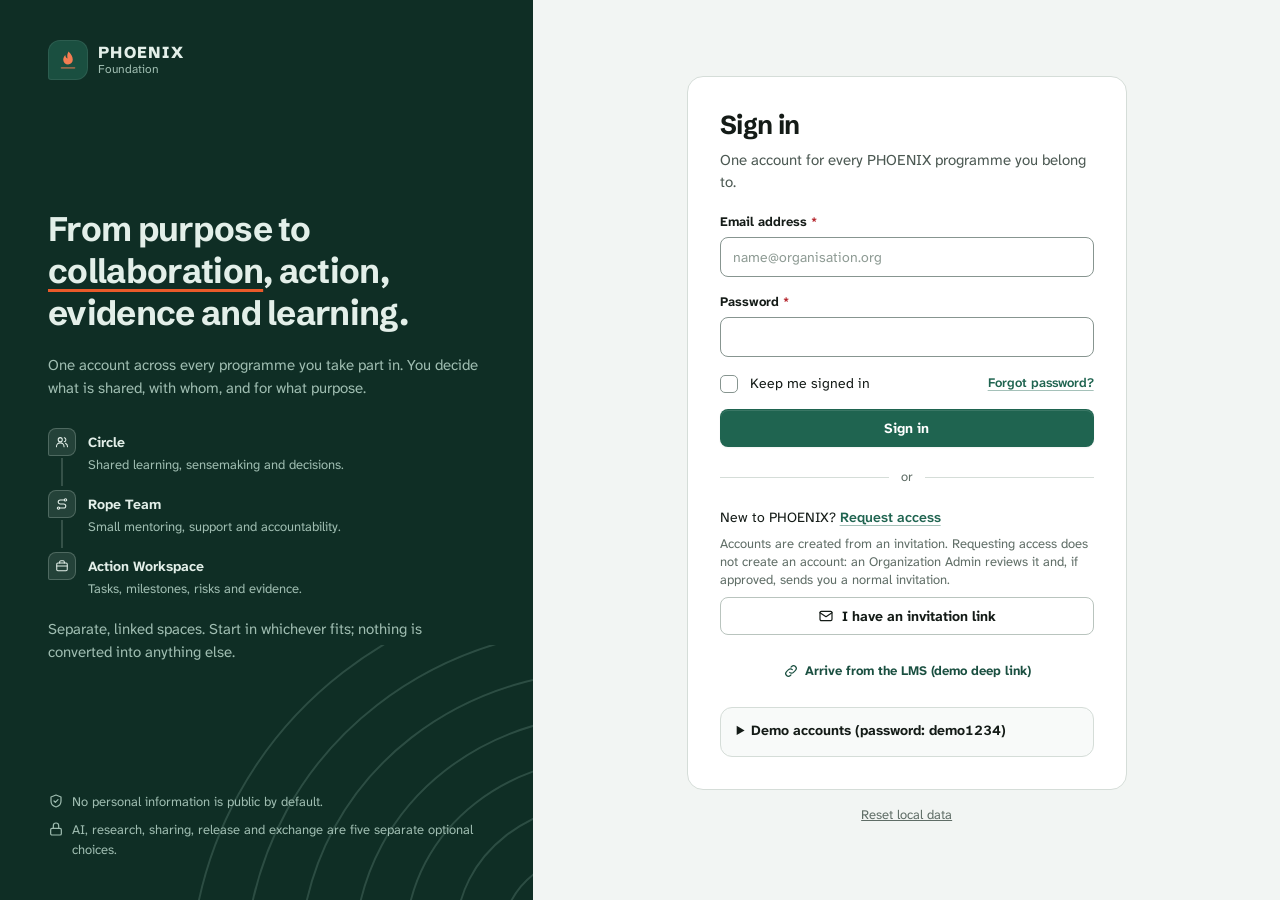
<file: index.html>
<!doctype html>
<html lang="en">
  <head>
    <meta charset="utf-8" />
    <meta
      name="viewport"
      content="width=device-width, initial-scale=1, viewport-fit=cover"
    />
    <meta name="theme-color" content="#0f2e25" />
    <title>PHOENIX Foundation</title>
    <link rel="preconnect" href="https://fonts.googleapis.com" />
    <link rel="preconnect" href="https://fonts.gstatic.com" crossorigin />
    <link
      href="https://fonts.googleapis.com/css2?family=Atkinson+Hyperlegible+Next:ital,wght@0,200..800;1,200..800&family=Atkinson+Hyperlegible+Mono:wght@400..700&family=Schibsted+Grotesk:wght@500..900&display=swap"
      rel="stylesheet"
    />
    <!-- PHOENIX design language "Canopy & Ember": foundation, shell and components, then one sheet per product area -->
    <link rel="stylesheet" href="assets/css/phoenix.css" />
    <link rel="stylesheet" href="assets/css/screens/home.css" />
    <link rel="stylesheet" href="assets/css/screens/workspaces.css" />
    <link rel="stylesheet" href="assets/css/screens/conversations.css" />
    <link rel="stylesheet" href="assets/css/screens/records.css" />
    <link rel="stylesheet" href="assets/css/screens/admin.css" />
    <link rel="stylesheet" href="assets/css/screens/roleflow.css" />
    <link rel="stylesheet" href="assets/css/screens/freeze.css" />
    <link rel="stylesheet" href="assets/css/screens/documents.css" />
    <link rel="stylesheet" href="assets/css/screens/sponsor.css" />
  </head>
  <body>
    <div id="app" aria-live="polite"></div>
    <noscript>This prototype needs JavaScript.</noscript>
    <script src="assets/js/icons.js"></script>
    <script src="assets/js/data.js"></script>
    <script src="assets/js/core.js"></script>
    <script src="assets/js/views/public.js"></script>
    <script src="assets/js/views/onboarding.js"></script>
    <script src="assets/js/views/home.js"></script>
    <script src="assets/js/views/profile.js"></script>
    <script src="assets/js/views/projects.js"></script>
    <script src="assets/js/views/circles.js"></script>
    <script src="assets/js/views/ropeteams.js"></script>
    <script src="assets/js/views/rooms.js"></script>
    <script src="assets/js/views/board.js"></script>
    <script src="assets/js/views/opportunities.js"></script>
    <script src="assets/js/views/evidence.js"></script>
    <script src="assets/js/views/funding.js"></script>
    <script src="assets/js/views/admin.js"></script>
    <script src="assets/js/views/platform.js"></script>
    <script src="assets/js/views/support.js"></script>
    <script src="assets/js/views/journey.js"></script>
    <script src="assets/js/views/messages.js"></script>
    <script src="assets/js/views/spaces.js"></script>
    <script src="assets/js/views/links.js"></script>
    <script src="assets/js/views/purposes.js"></script>
    <script src="assets/js/views/assist.js"></script>
    <script src="assets/js/views/roleflow.js"></script>
    <script src="assets/js/views/freeze.js"></script>
    <script src="assets/js/views/documents.js"></script>
    <script src="assets/js/views/publish.js"></script>
    <script src="assets/js/views/sponsor.js"></script>
    <script src="assets/js/views/applications.js"></script>
    <script src="assets/js/guards.js"></script>
    <script>
      boot();
    </script>
  </body>
</html>
</file>
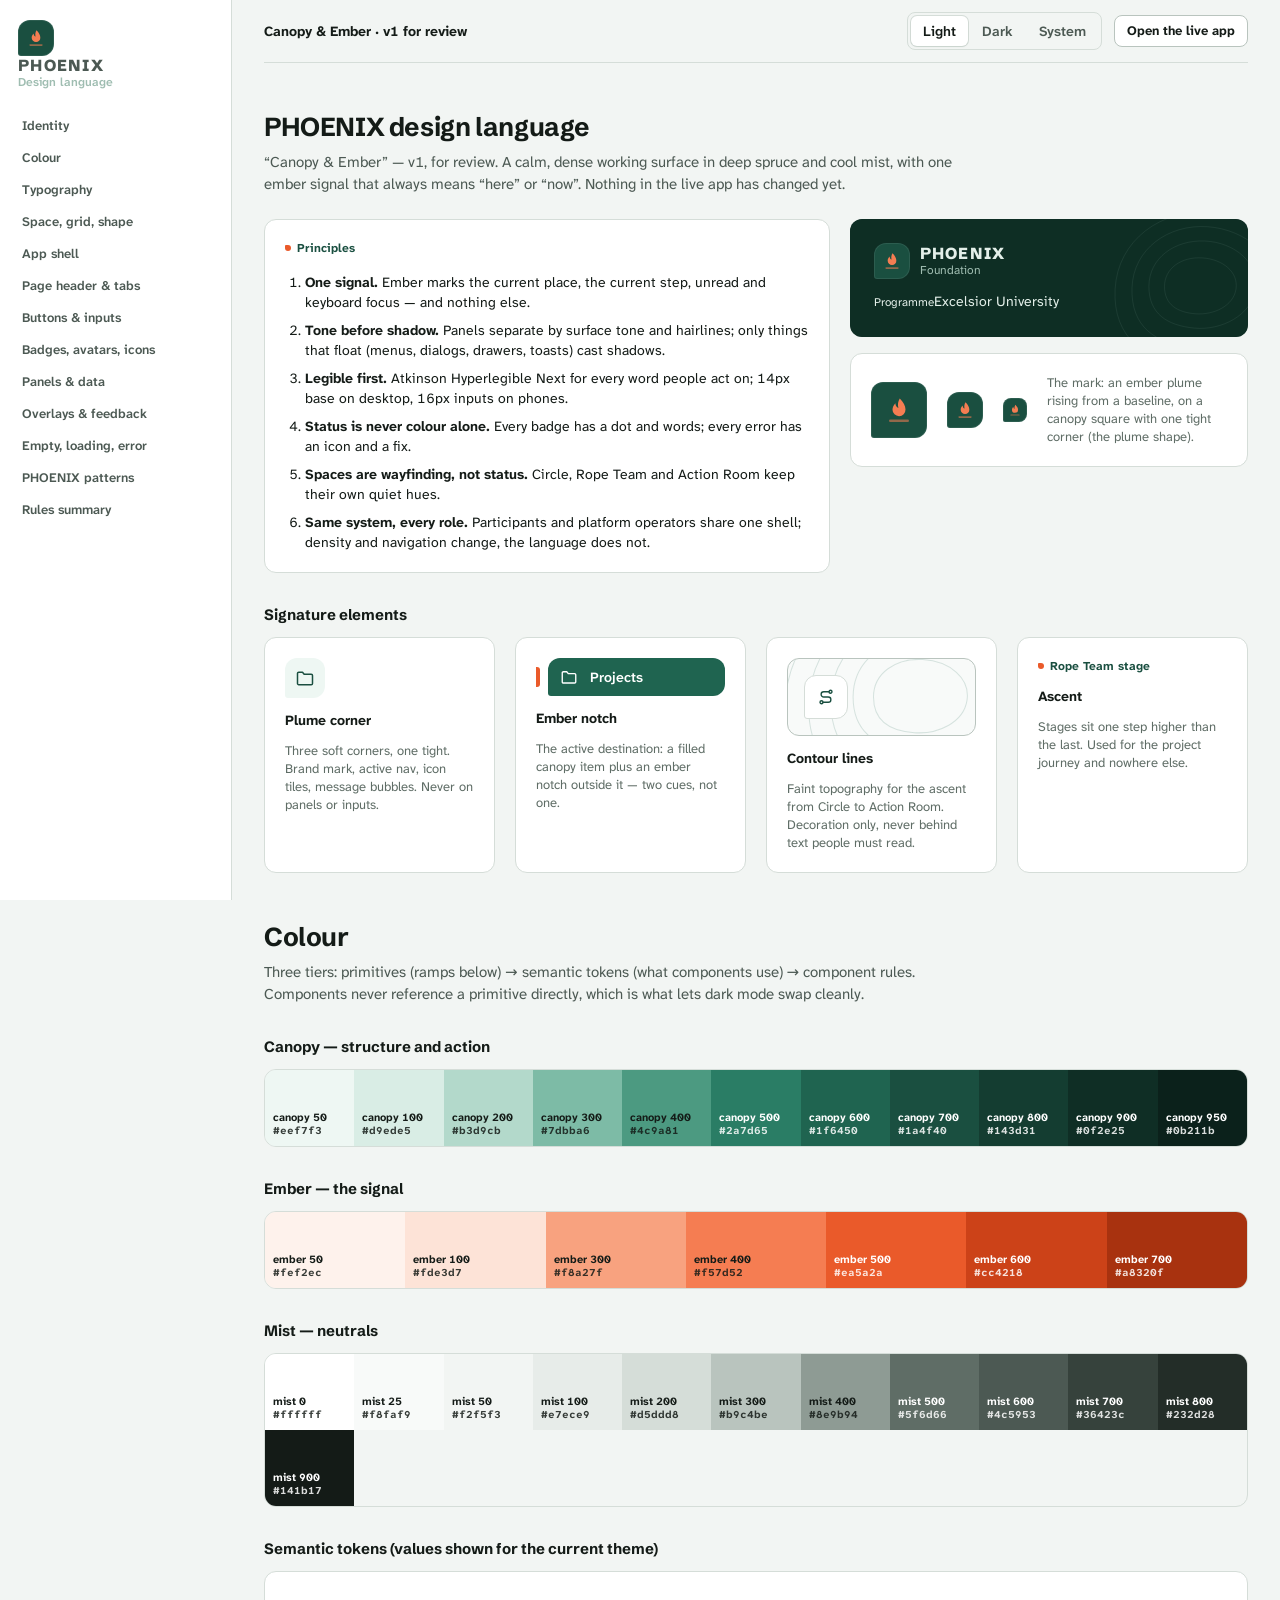
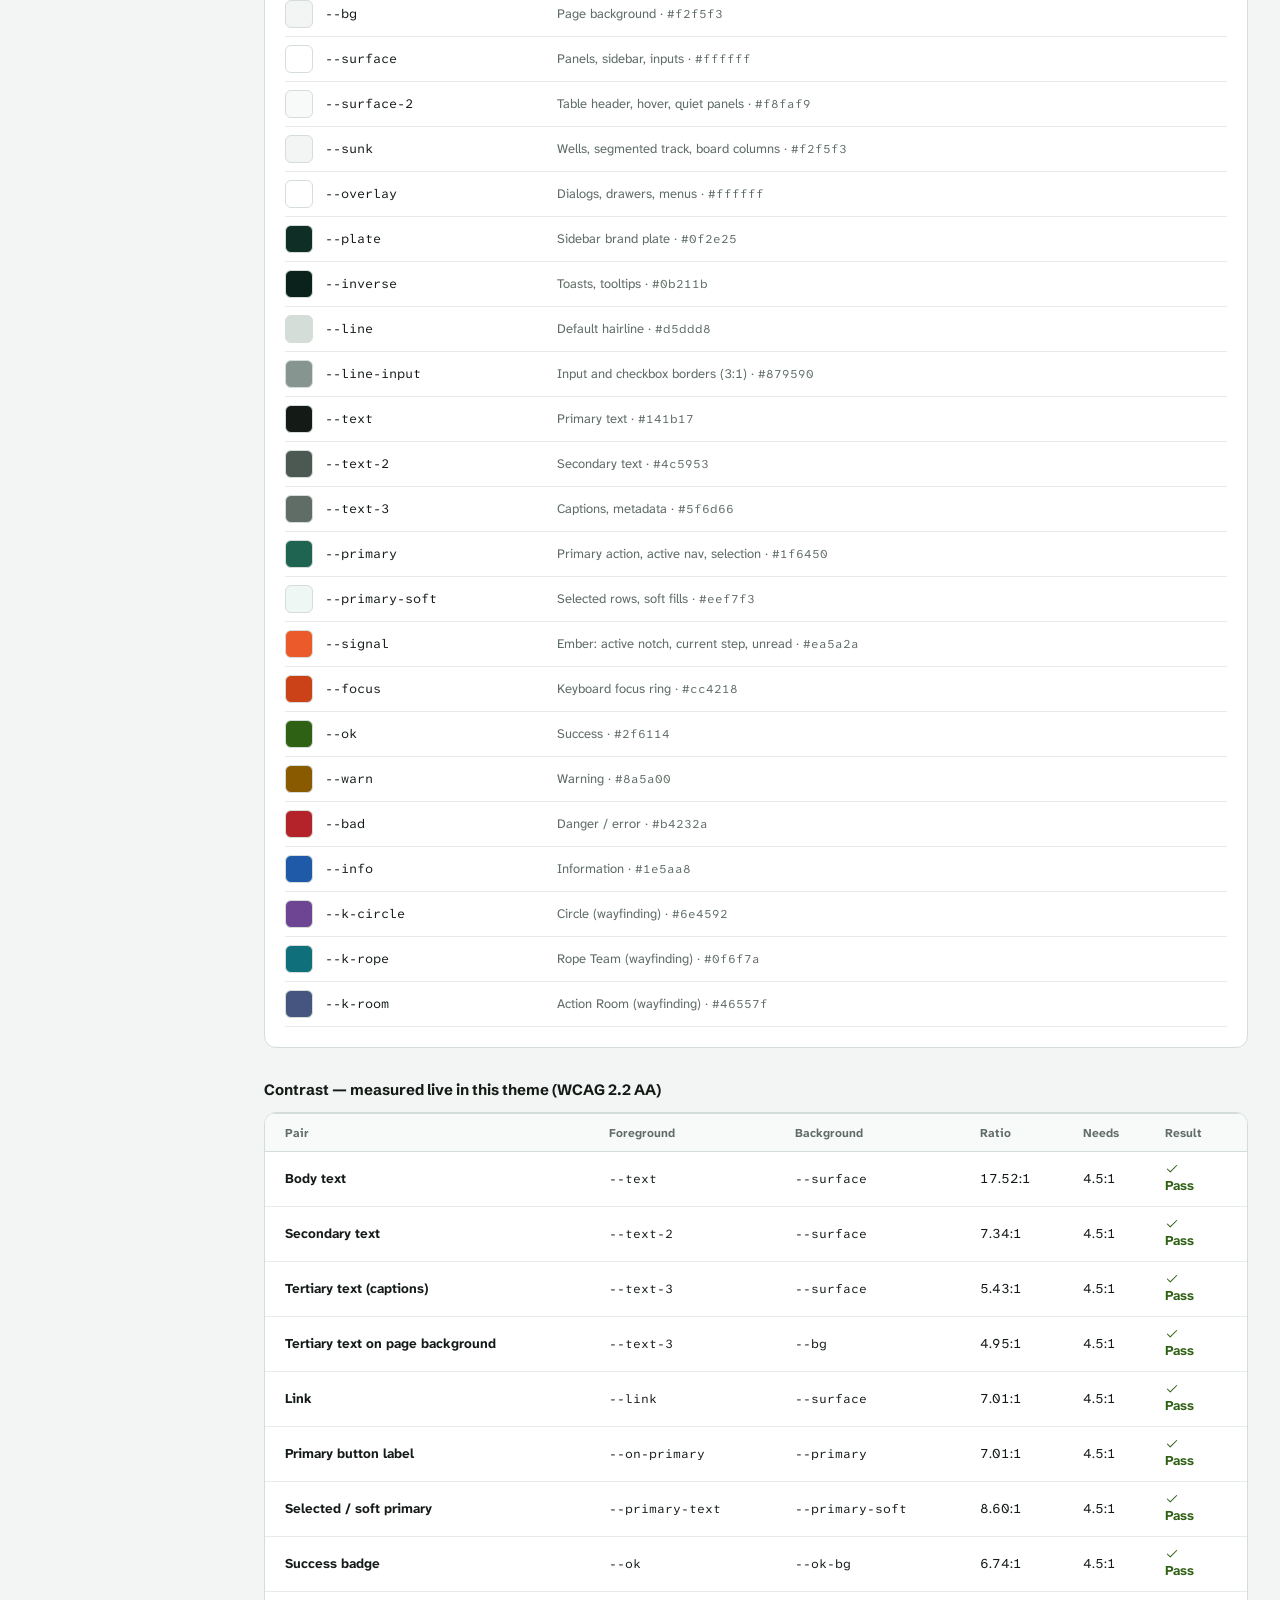
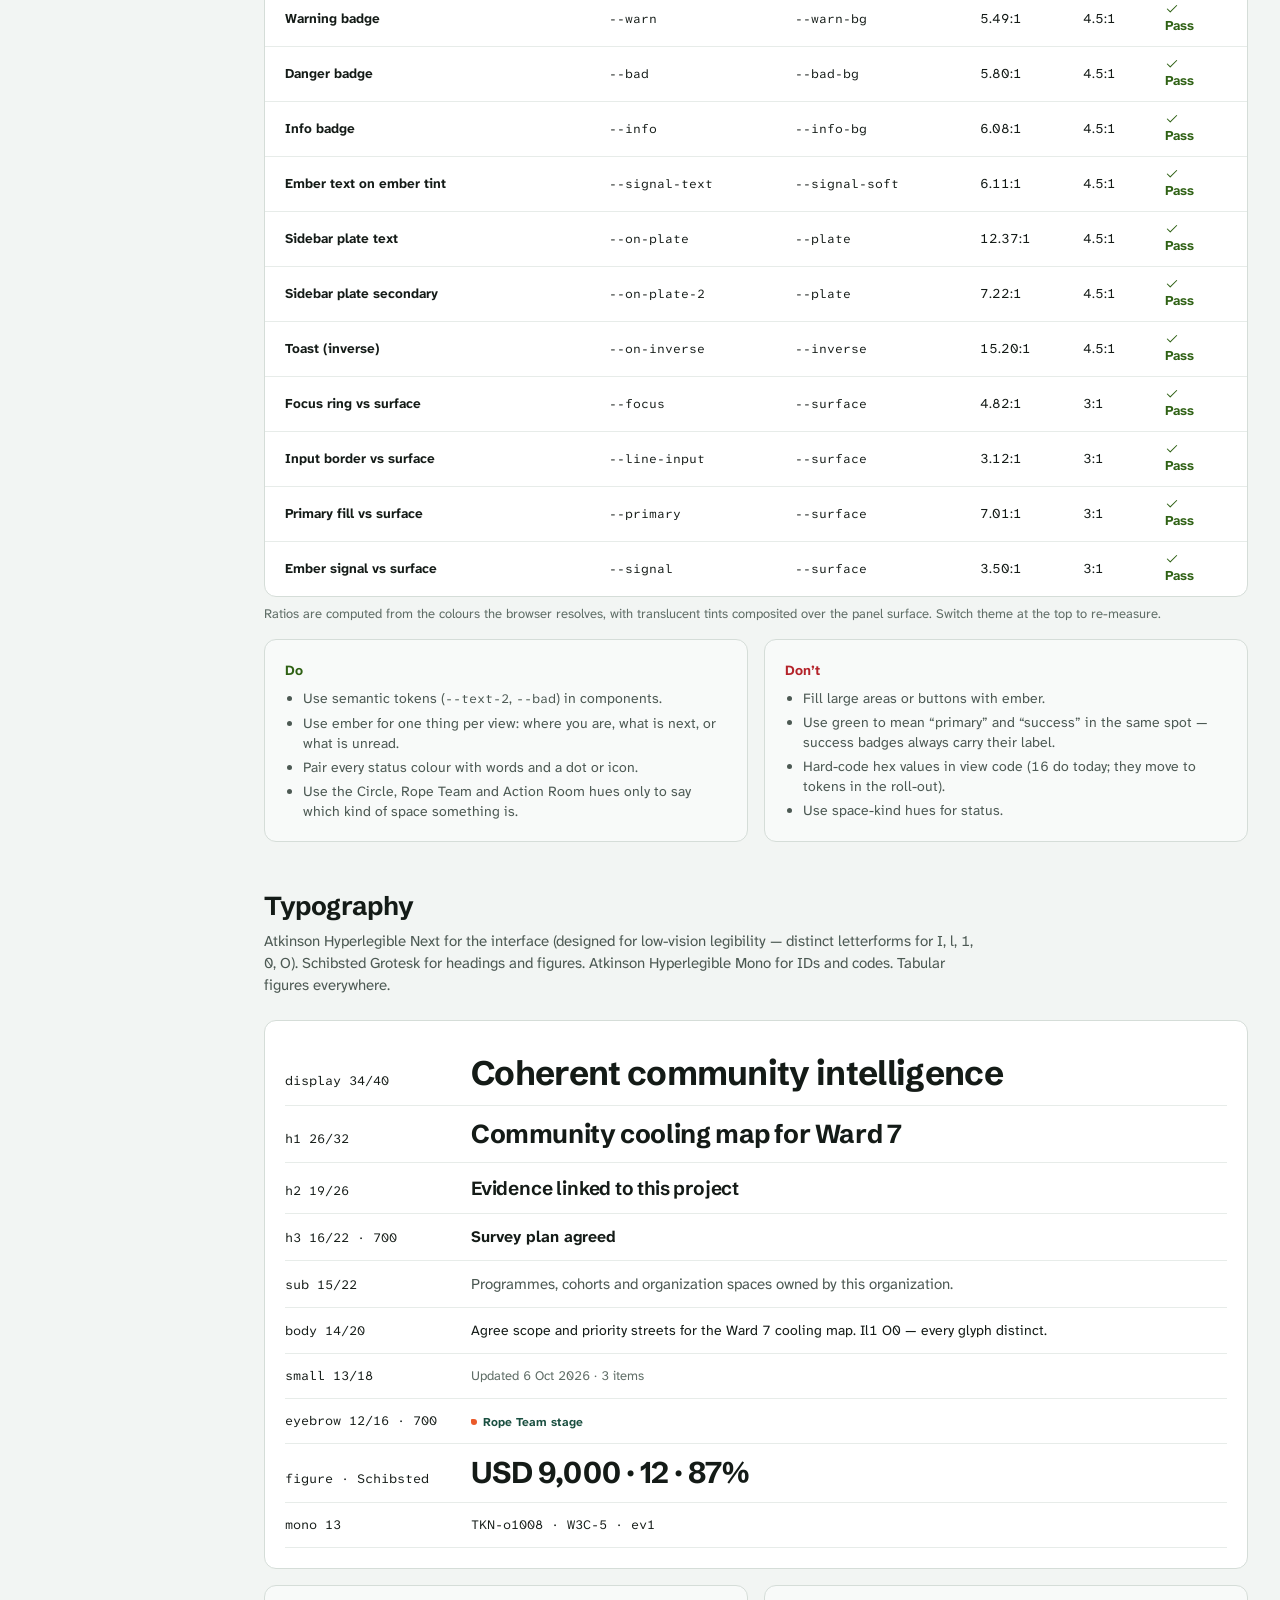
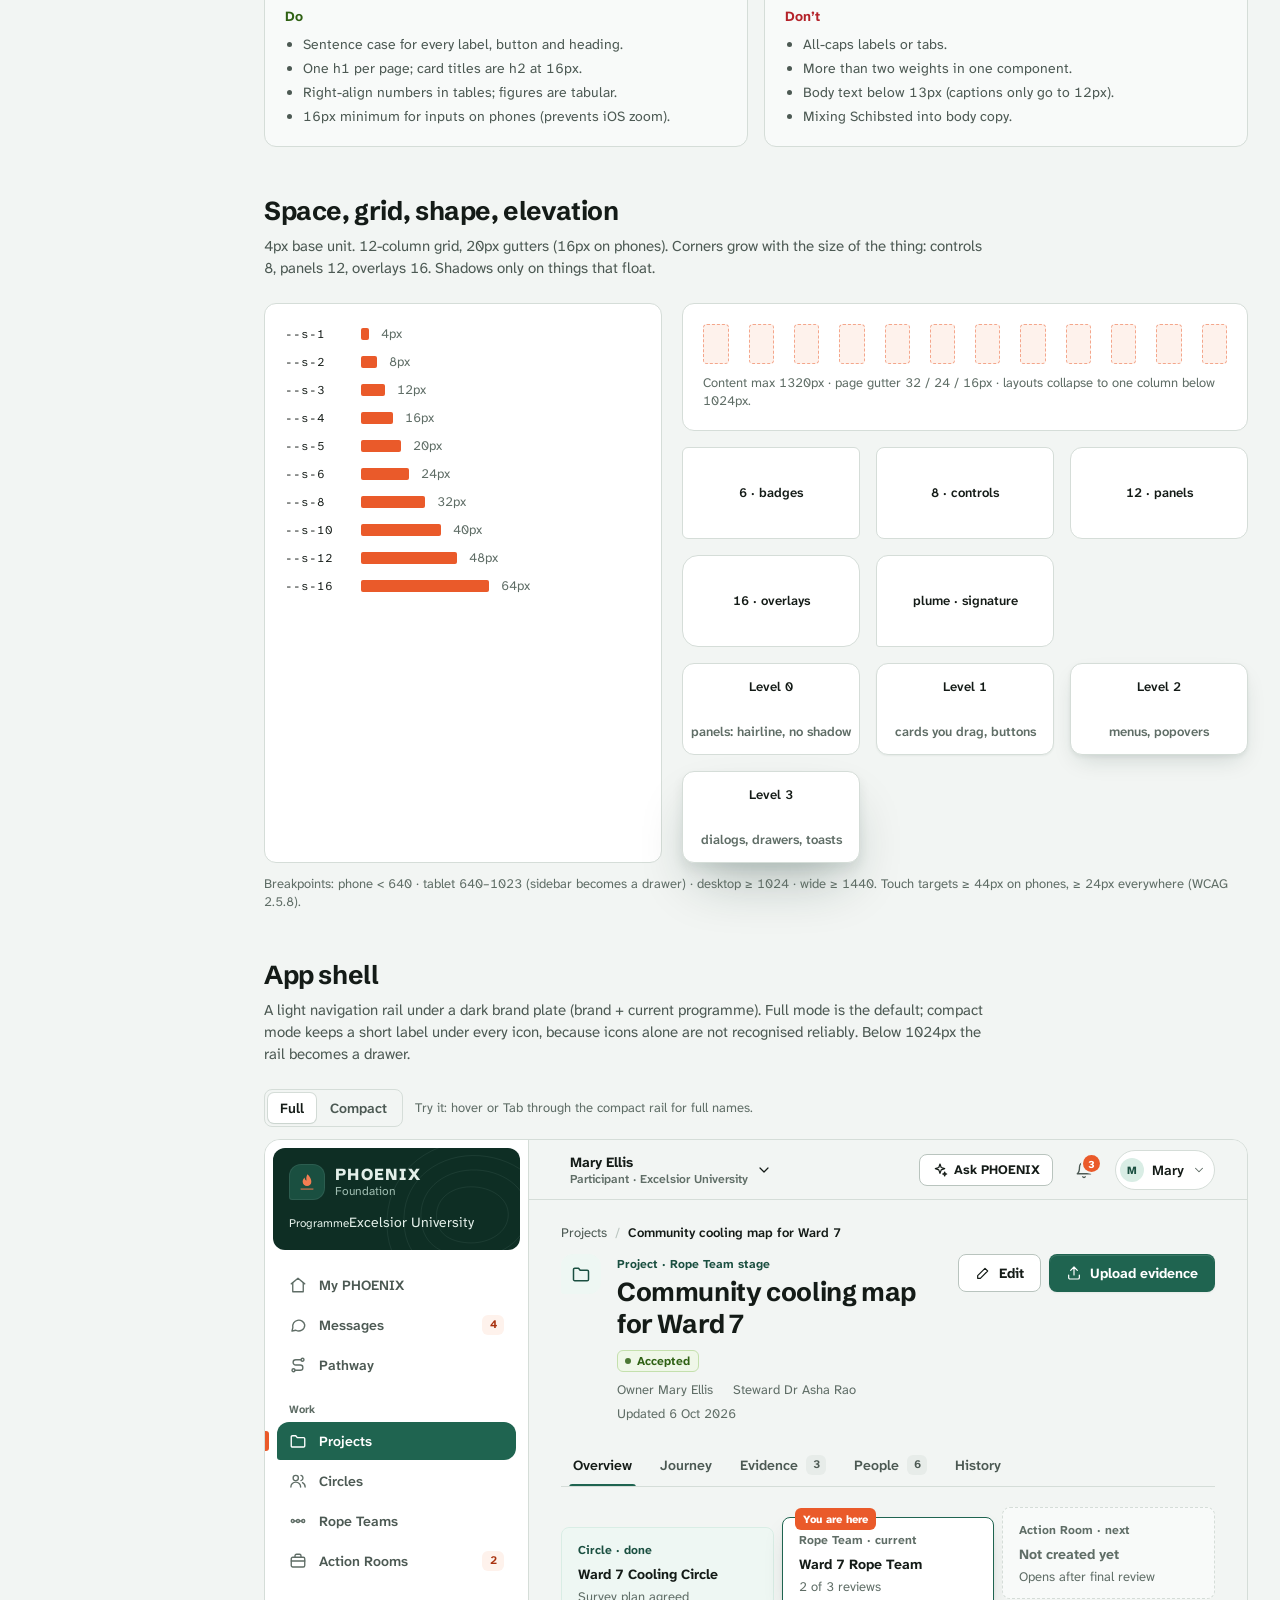
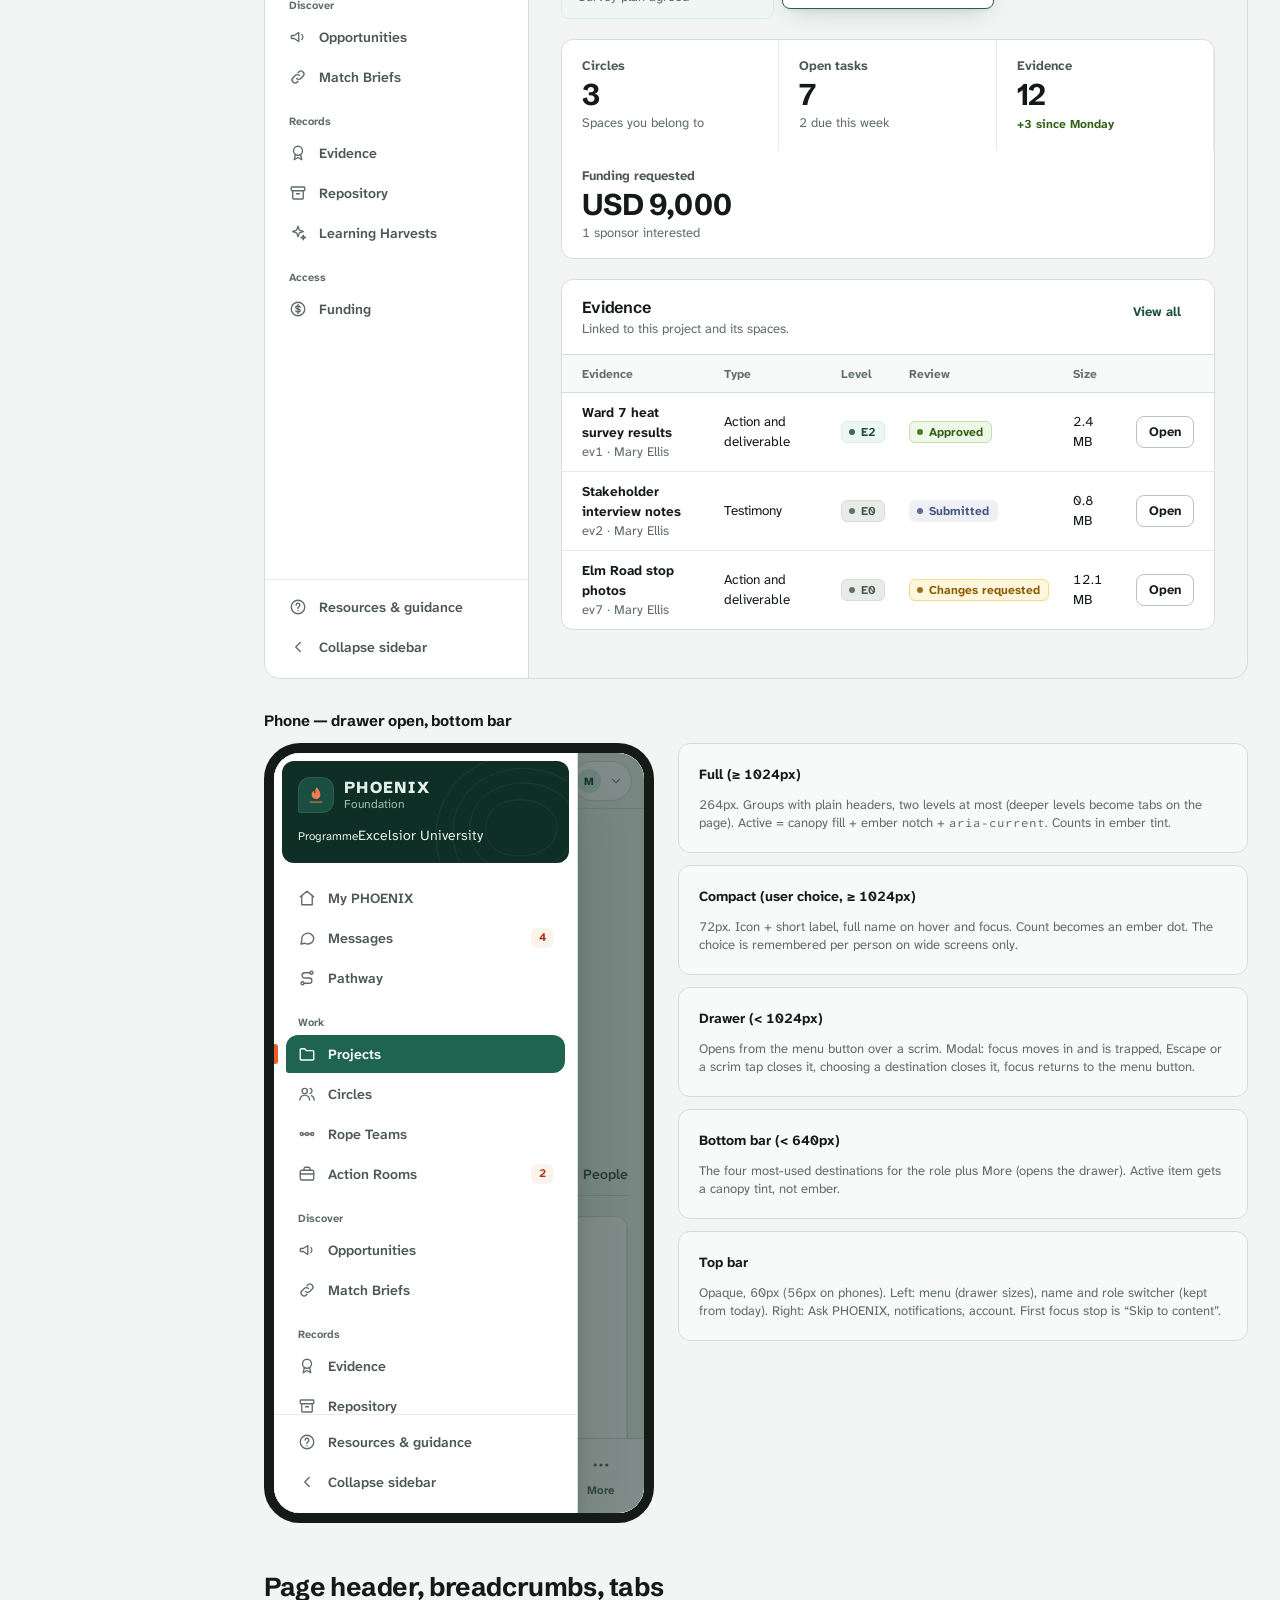
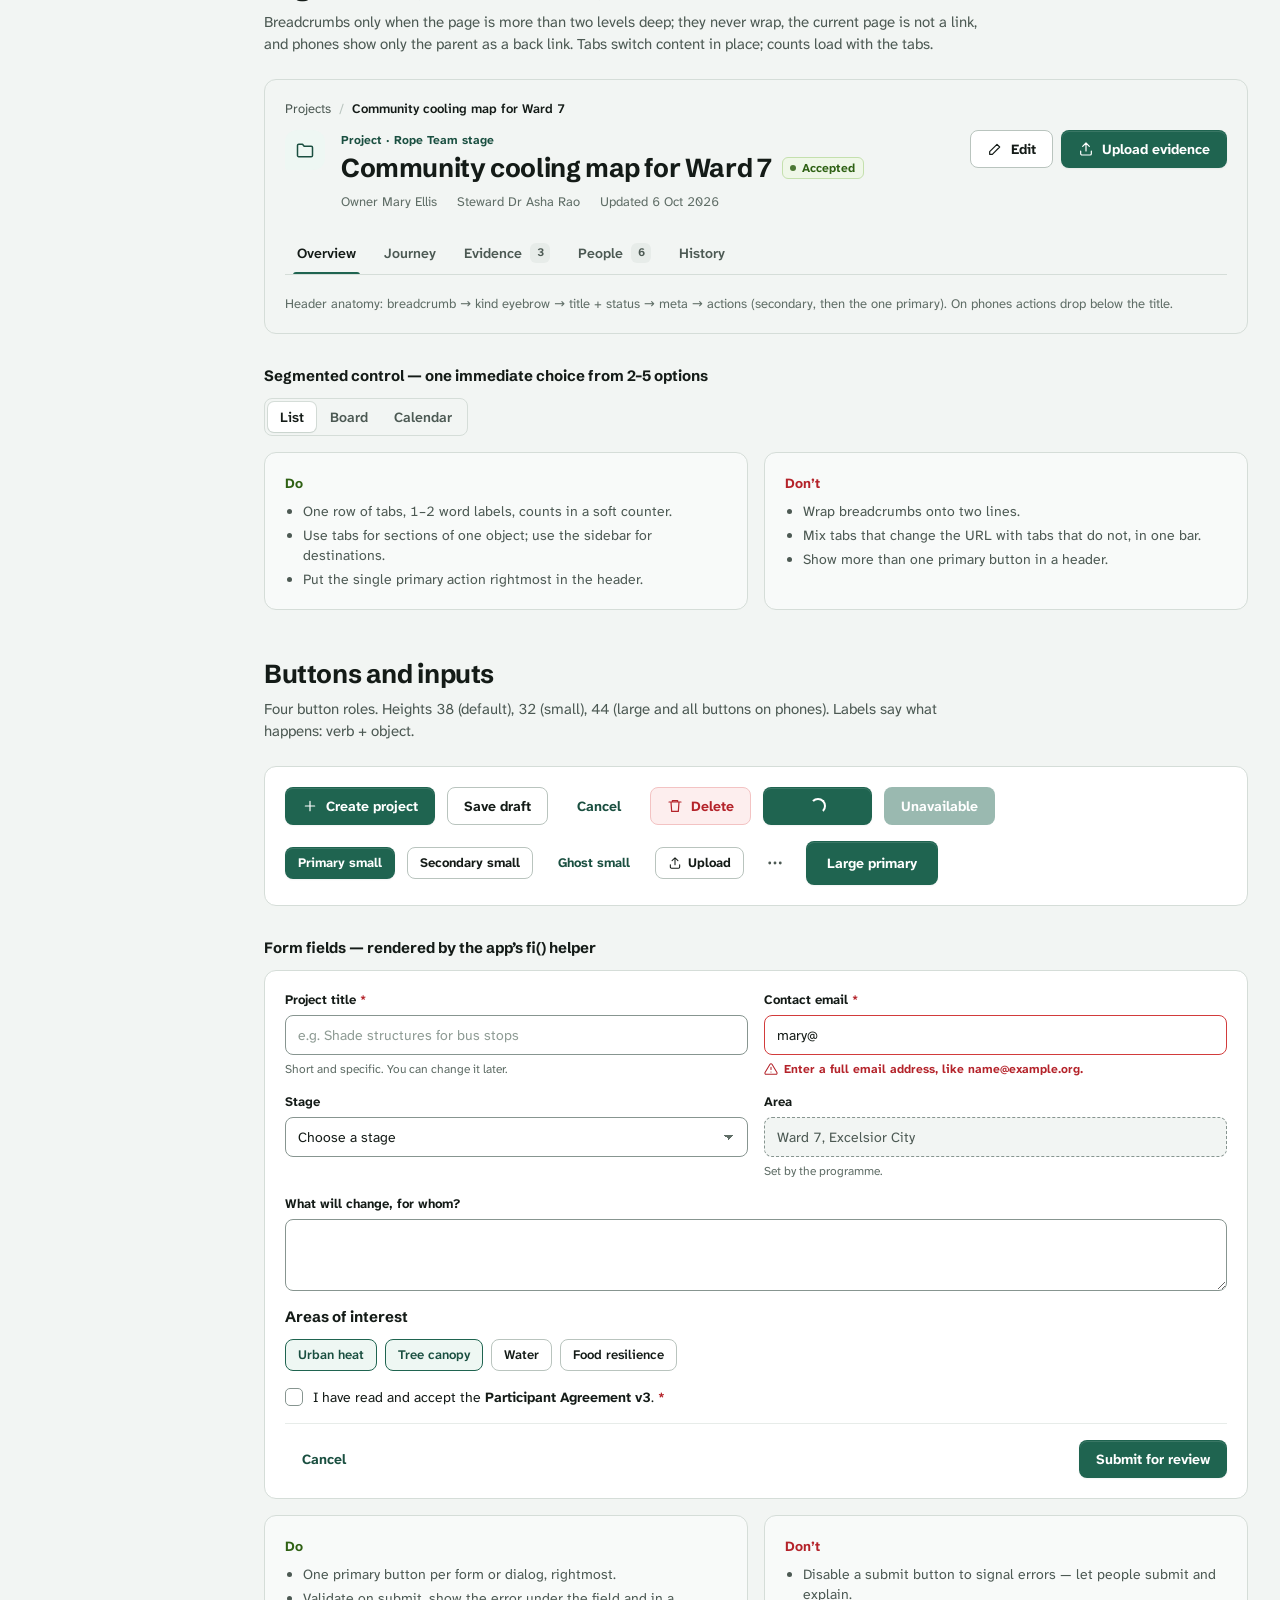
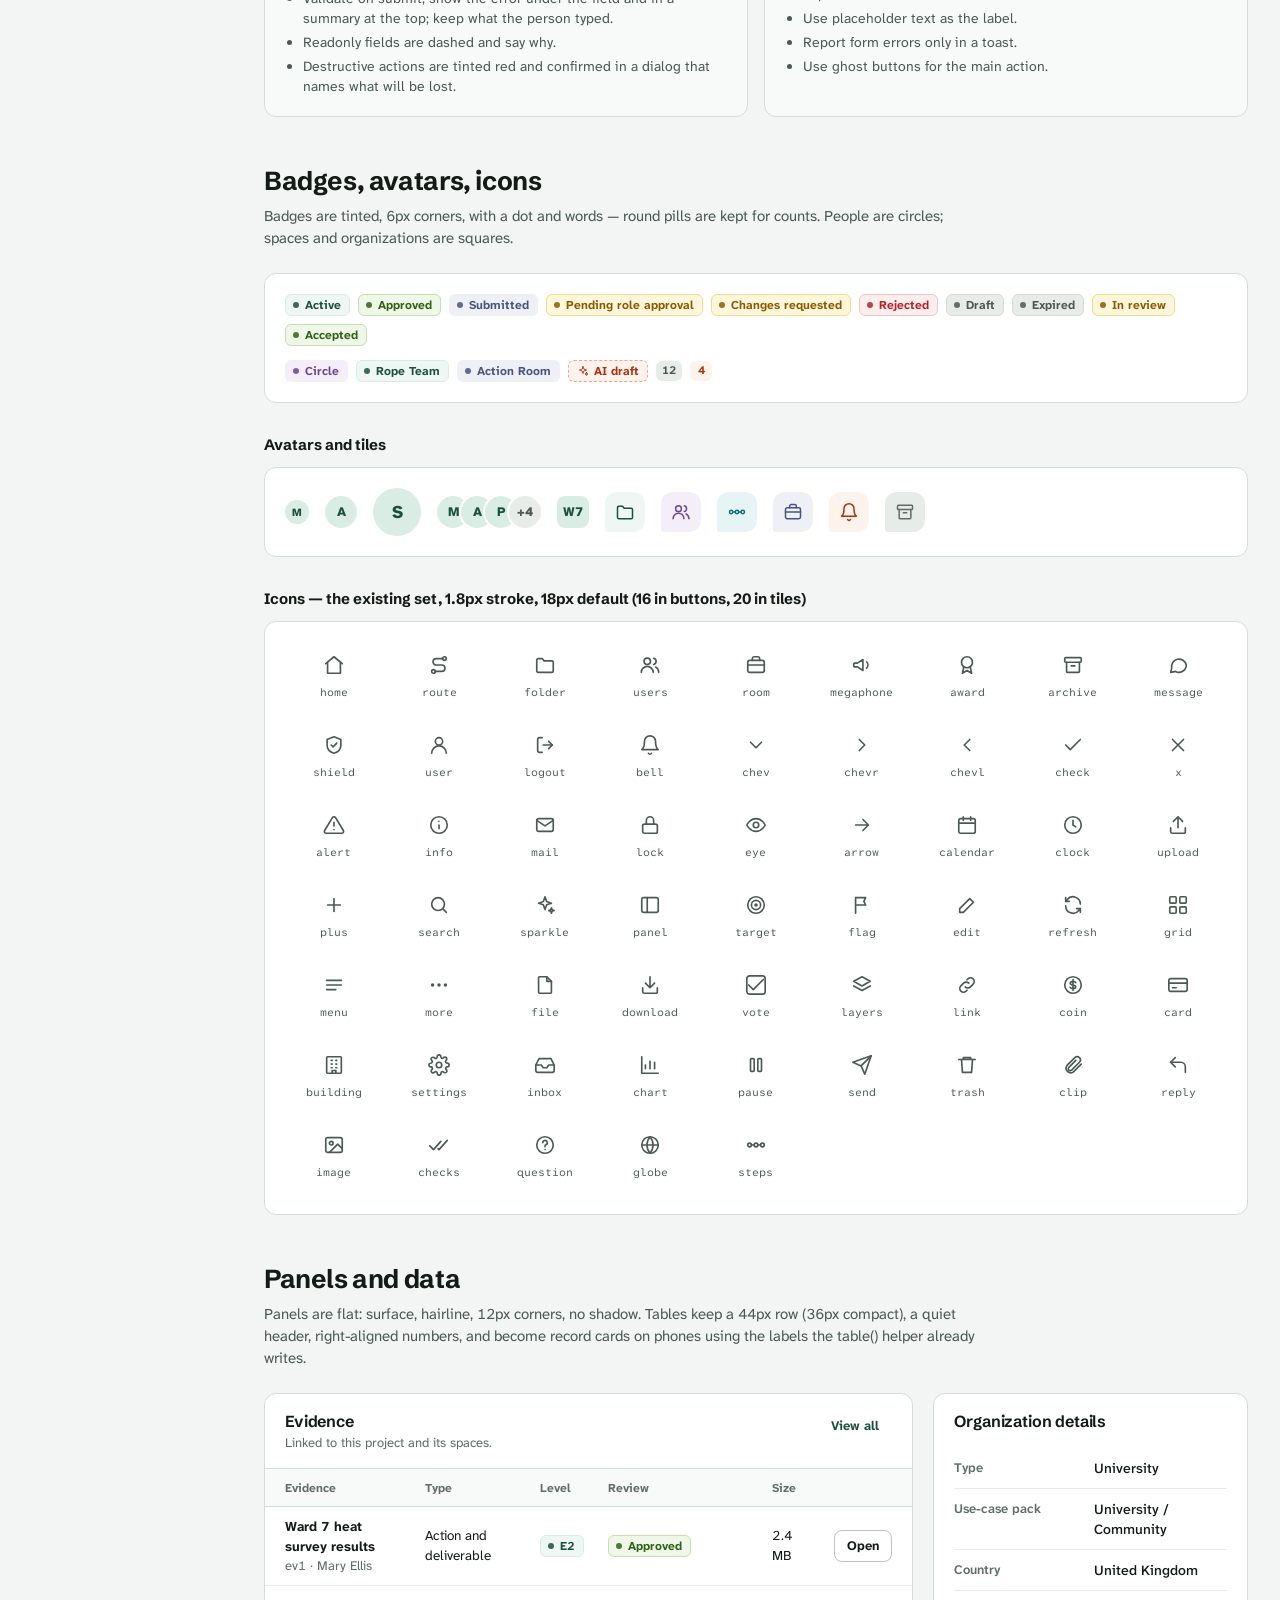
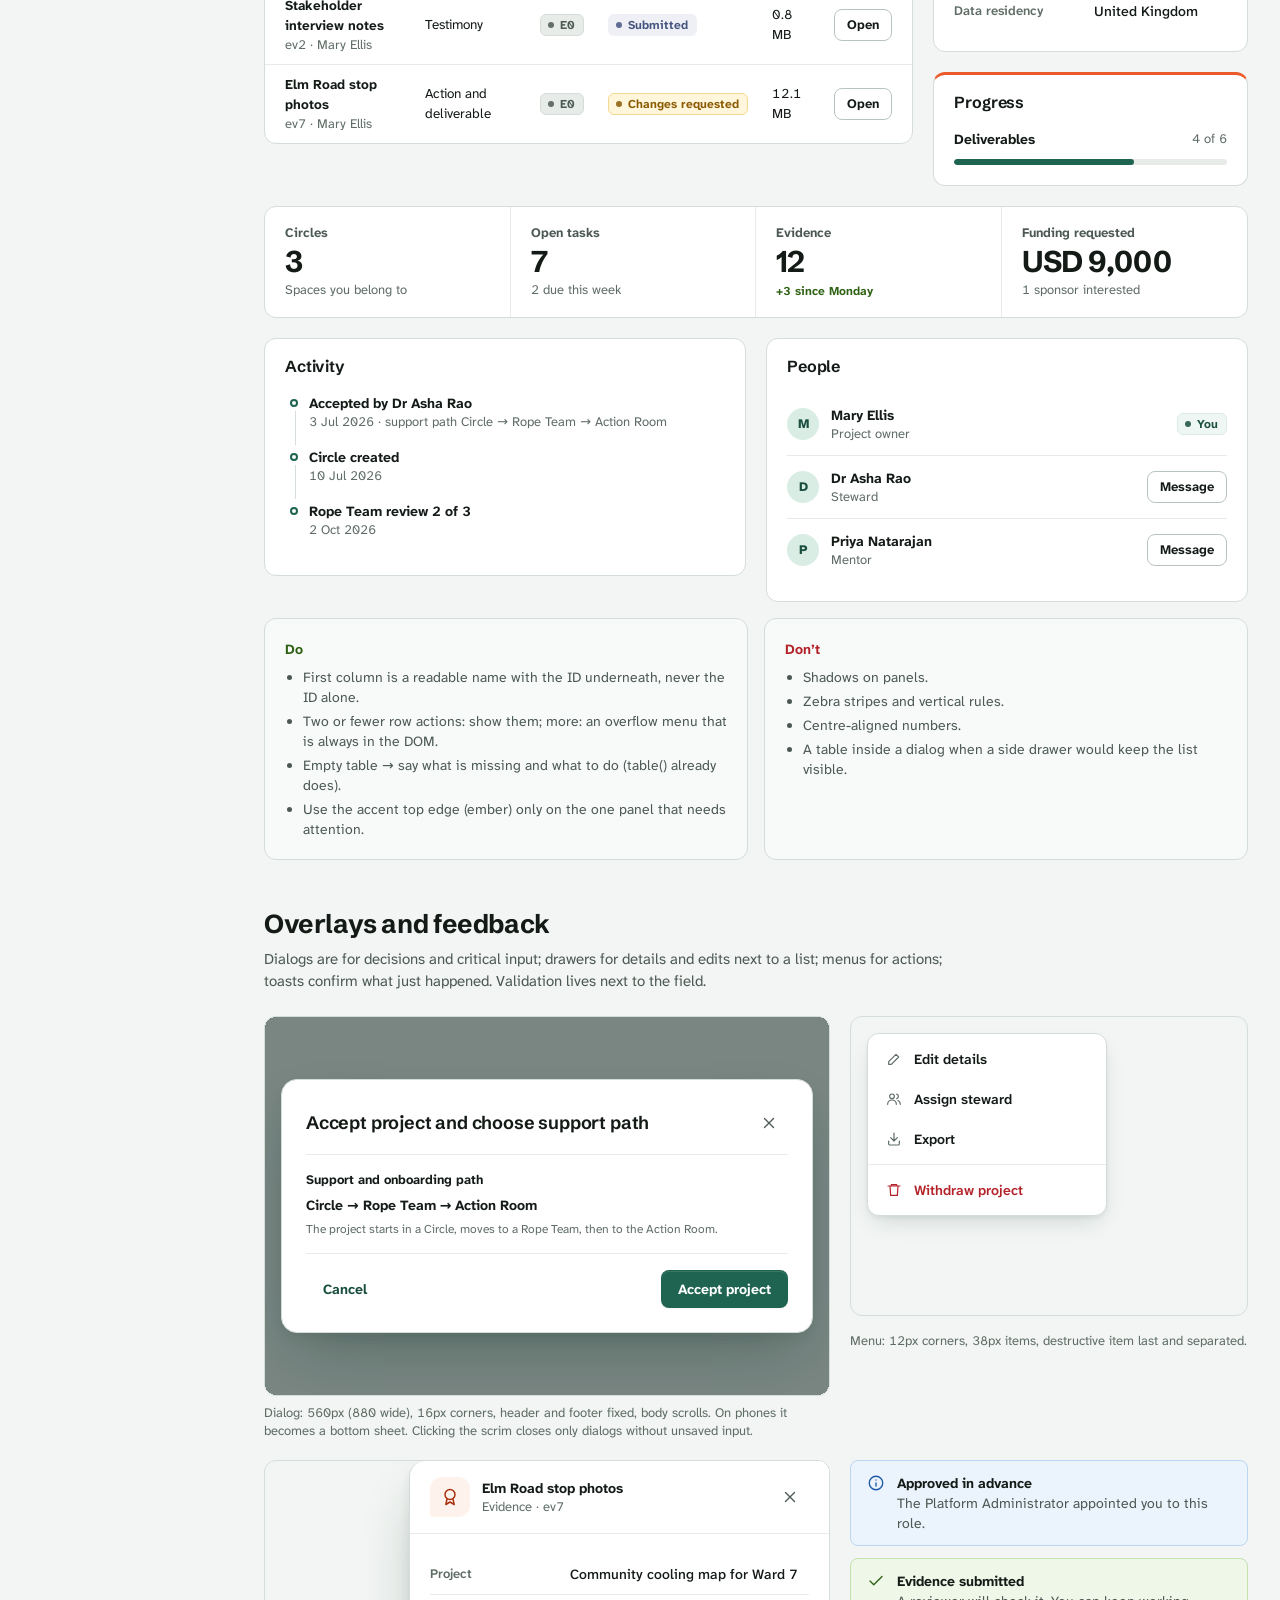
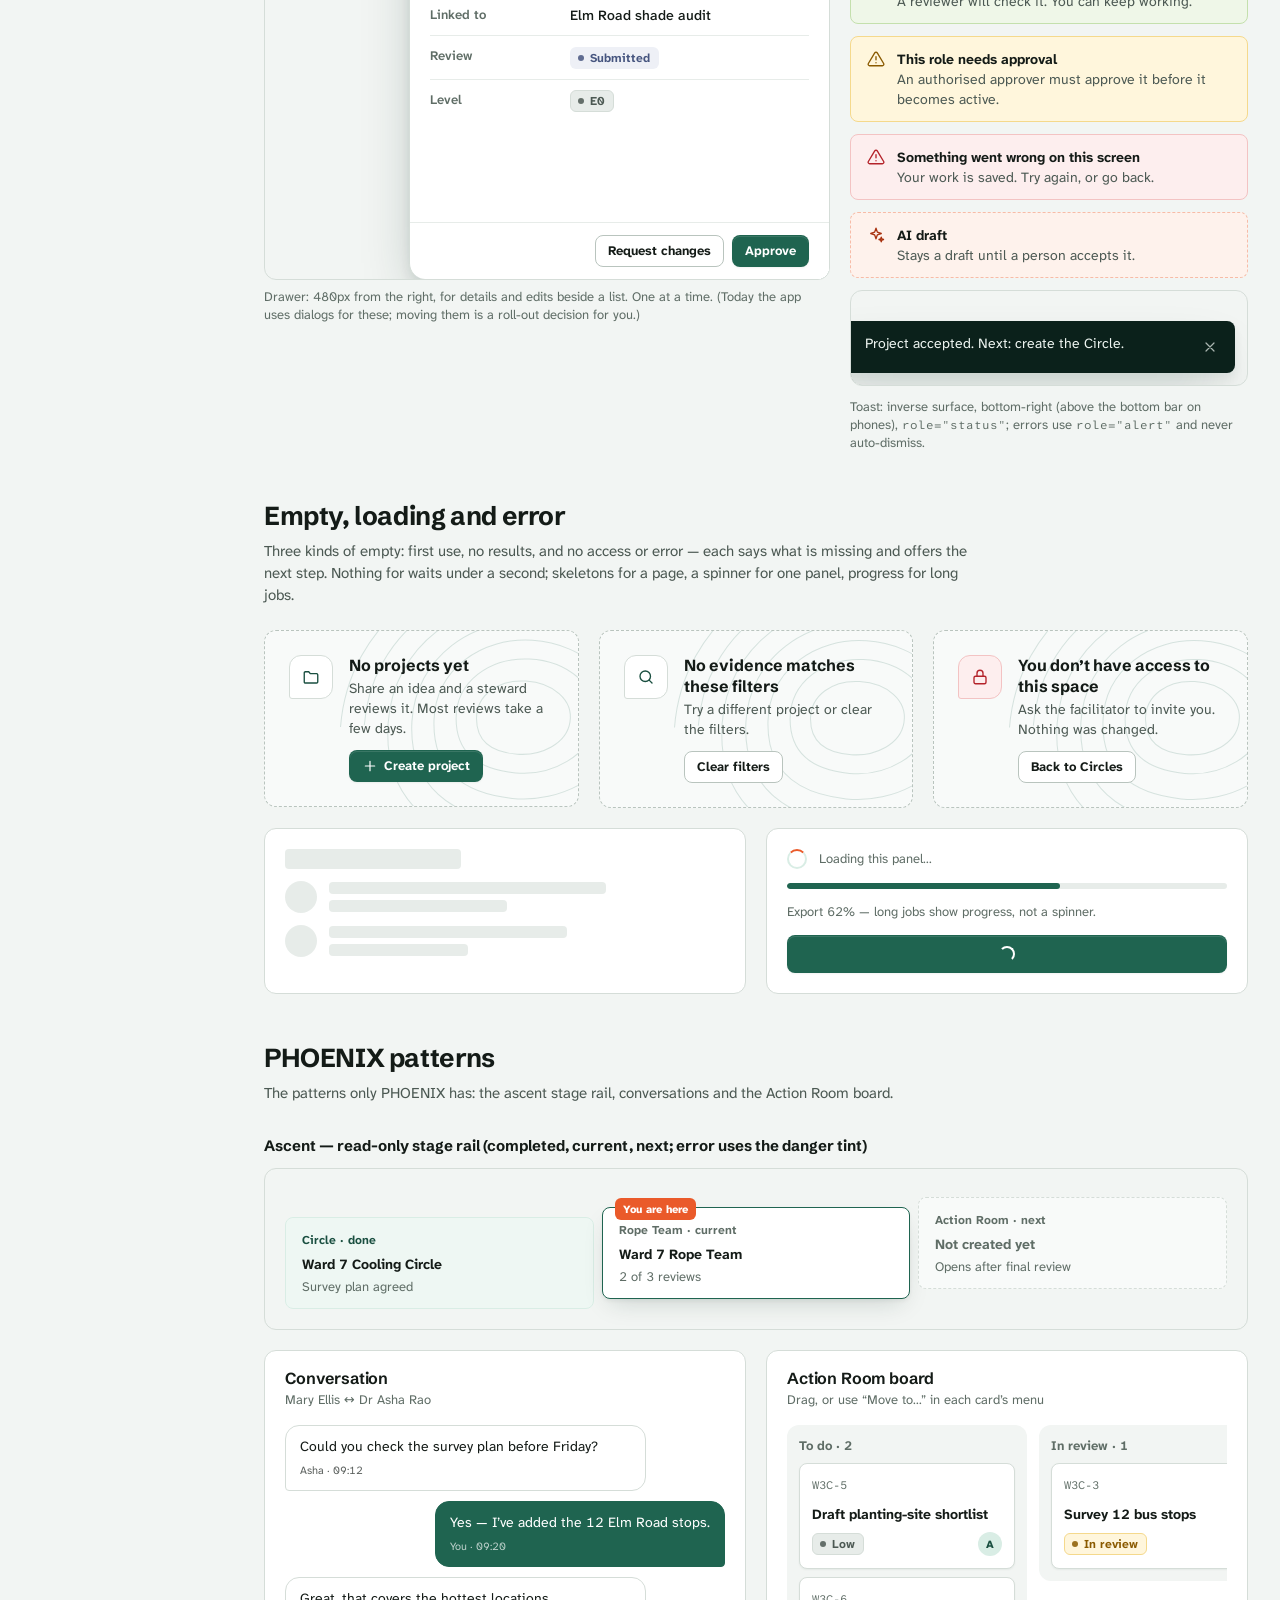
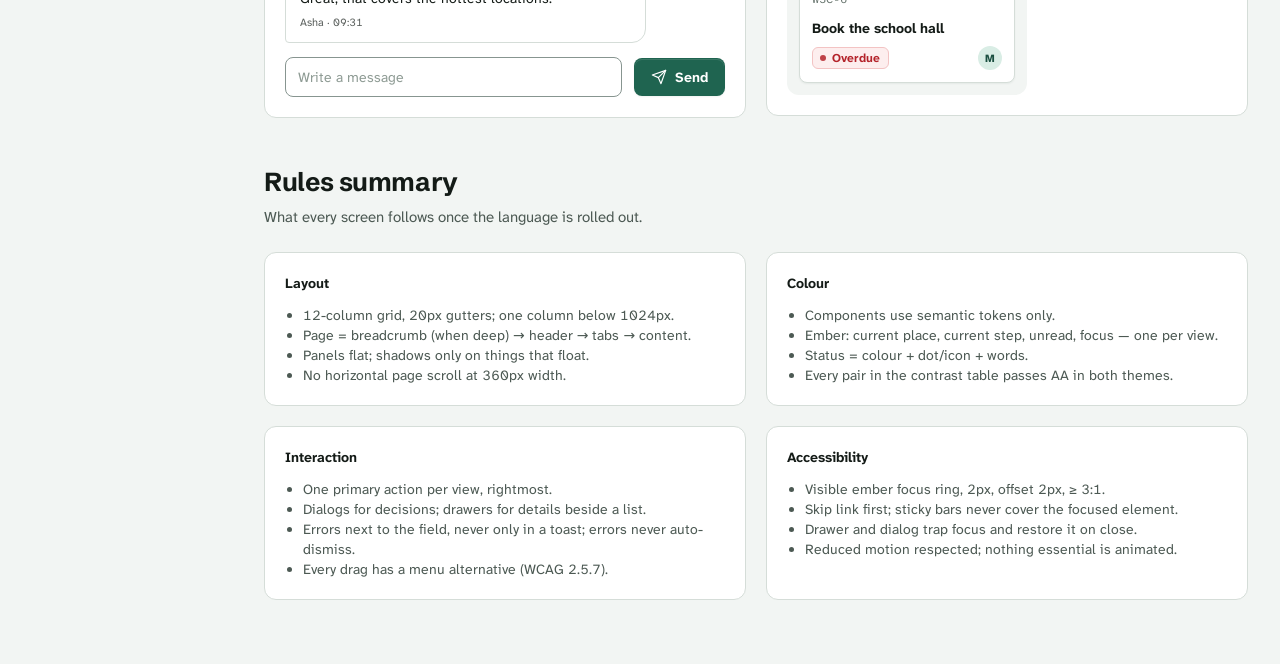
<file: styleguide.html>
<!doctype html>
<html lang="en">
  <head>
    <meta charset="utf-8" />
    <meta name="viewport" content="width=device-width, initial-scale=1, viewport-fit=cover" />
    <meta name="theme-color" content="#0f2e25" />
    <title>PHOENIX Design Language</title>
    <link rel="preconnect" href="https://fonts.googleapis.com" />
    <link rel="preconnect" href="https://fonts.gstatic.com" crossorigin />
    <link
      href="https://fonts.googleapis.com/css2?family=Atkinson+Hyperlegible+Next:ital,wght@0,200..800;1,200..800&family=Atkinson+Hyperlegible+Mono:wght@400..700&family=Schibsted+Grotesk:wght@500..900&display=swap"
      rel="stylesheet"
    />
    <!-- Only the new design language. The live app (index.html) is unchanged in this phase. -->
    <link rel="stylesheet" href="assets/css/phoenix.css" />
    <link rel="stylesheet" href="assets/css/styleguide.css" />
  </head>
  <body>
    <div id="sg"></div>
    <!-- The app's own component helpers, so every specimen is the markup the screens produce. -->
    <script src="assets/js/icons.js"></script>
    <script src="assets/js/data.js"></script>
    <script src="assets/js/core.js"></script>
    <script src="assets/js/styleguide.js"></script>
  </body>
</html>
</file>
<file: assets/css/phoenix.css>
/* ==========================================================================
   PHOENIX design language — "Canopy & Ember"  (v1, for review)
   --------------------------------------------------------------------------
   Canopy  — deep spruce green: structure, primary actions, selection.
   Ember   — vivid signal orange: the signature. Active marker, keyboard focus,
             the current step. Never a fill for large areas, never body text.
   Mist    — cool green-grey neutrals. Surfaces separate by tone and hairlines
             first, shadow second.
   Plume   — the signature shape: three soft corners and one tight corner
             (brand mark, active navigation, icon tiles, message bubbles).
   Contour — faint topographic lines (the ascent of Circle → Rope Team →
             Action Room). Decoration only: auth, empty states, sidebar plate.
   Type    — Atkinson Hyperlegible Next (interface), Schibsted Grotesk
             (headings, figures), Atkinson Hyperlegible Mono (codes, IDs).
   Only loaded by styleguide.html in this phase. The live app is unchanged.
   ========================================================================== */

/* ---------- 1. Primitive tokens (never used directly by components) ---------- */
:root {
  --canopy-50: #eef7f3;
  --canopy-100: #d9ede5;
  --canopy-200: #b3d9cb;
  --canopy-300: #7dbba6;
  --canopy-400: #4c9a81;
  --canopy-500: #2a7d65;
  --canopy-600: #1f6450;
  --canopy-700: #1a4f40;
  --canopy-800: #143d31;
  --canopy-900: #0f2e25;
  --canopy-950: #0b211b;

  --ember-50: #fef2ec;
  --ember-100: #fde3d7;
  --ember-300: #f8a27f;
  --ember-400: #f57d52;
  --ember-500: #ea5a2a;
  --ember-600: #cc4218;
  --ember-700: #a8320f;

  --mist-0: #ffffff;
  --mist-25: #f8faf9;
  --mist-50: #f2f5f3;
  --mist-100: #e7ece9;
  --mist-200: #d5ddd8;
  --mist-300: #b9c4be;
  --mist-400: #8e9b94;
  --mist-500: #5f6d66;
  --mist-600: #4c5953;
  --mist-700: #36423c;
  --mist-800: #232d28;
  --mist-900: #141b17;

  --fern-50: #eff7e8;
  --fern-200: #c4e0ad;
  --fern-600: #3d7a1c;
  --fern-700: #2f6114;
  --amber-50: #fff6dc;
  --amber-200: #f5d98c;
  --amber-500: #e3a008;
  --amber-700: #8a5a00;
  --rose-50: #fdeeee;
  --rose-200: #f3c3c3;
  --rose-500: #d23b3b;
  --rose-700: #b4232a;
  --sky-50: #ebf3fc;
  --sky-200: #bcd5f2;
  --sky-700: #1e5aa8;
  --plum-50: #f4eef8;
  --plum-700: #6e4592;
  --lagoon-50: #e6f4f5;
  --lagoon-700: #0f6f7a;
  --slate-50: #eef0f6;
  --slate-700: #46557f;
}

/* ---------- 2. Semantic tokens: light ---------- */
:root {
  color-scheme: light;
  /* surfaces */
  --bg: var(--mist-50);
  --surface: var(--mist-0);
  --surface-2: var(--mist-25);
  --sunk: var(--mist-50);
  --raised: var(--mist-0);
  --overlay: var(--mist-0);
  --inverse: var(--canopy-950);
  --on-inverse: #eef5f1;
  --plate: var(--canopy-900);
  --on-plate: #e3efe9;
  --on-plate-2: #9fbdb1;
  /* lines */
  --line: var(--mist-200);
  --line-soft: var(--mist-100);
  --line-strong: var(--mist-300);
  --line-input: #879590;
  /* text */
  --text: var(--mist-900);
  --text-2: var(--mist-600);
  --text-3: var(--mist-500);
  --text-dis: var(--mist-400);
  /* brand */
  --primary: var(--canopy-600);
  --primary-hover: var(--canopy-700);
  --primary-press: var(--canopy-800);
  --on-primary: #ffffff;
  --primary-soft: var(--canopy-50);
  --primary-soft-2: var(--canopy-100);
  --primary-text: var(--canopy-700);
  --link: var(--canopy-600);
  --signal: var(--ember-500);
  --signal-text: var(--ember-700);
  --signal-soft: var(--ember-50);
  --focus: var(--ember-600);
  --select: rgba(31, 100, 80, 0.14);
  --scrim: rgba(11, 33, 27, 0.52);
  /* meaning: fg (text/icon), bg (tint), bd (border), solid */
  --ok: var(--fern-700);
  --ok-bg: var(--fern-50);
  --ok-bd: var(--fern-200);
  --ok-solid: var(--fern-600);
  --warn: var(--amber-700);
  --warn-bg: var(--amber-50);
  --warn-bd: var(--amber-200);
  --warn-solid: var(--amber-500);
  --bad: var(--rose-700);
  --bad-bg: var(--rose-50);
  --bad-bd: var(--rose-200);
  --bad-solid: var(--rose-500);
  --info: var(--sky-700);
  --info-bg: var(--sky-50);
  --info-bd: var(--sky-200);
  --neutral: var(--mist-600);
  --neutral-bg: var(--mist-100);
  --neutral-bd: var(--mist-200);
  /* space kinds — wayfinding only, never status */
  --k-circle: var(--plum-700);
  --k-circle-bg: var(--plum-50);
  --k-rope: var(--lagoon-700);
  --k-rope-bg: var(--lagoon-50);
  --k-room: var(--slate-700);
  --k-room-bg: var(--slate-50);
  /* elevation (tinted with canopy, never pure black) */
  --sh-0: none;
  --sh-1: 0 1px 2px rgba(15, 46, 37, 0.06);
  --sh-2: 0 2px 4px rgba(15, 46, 37, 0.06), 0 10px 24px -8px rgba(15, 46, 37, 0.18);
  --sh-3: 0 6px 12px rgba(15, 46, 37, 0.08), 0 28px 56px -16px rgba(15, 46, 37, 0.32);
  --contour-ink: rgba(31, 100, 80, 0.1);
}

/* ---------- 3. Semantic tokens: dark ---------- */
/* Elevation in dark = lighter surface, not bigger shadow. No pure black. Accents lifted, not neon. */
@media (prefers-color-scheme: dark) {
  :root:not([data-theme='light']) {
    color-scheme: dark;
    --bg: #0c1210;
    --surface: #121a17;
    --surface-2: #151e1a;
    --sunk: #0a0f0d;
    --raised: #18221e;
    --overlay: #1d2924;
    --inverse: #e3efe9;
    --on-inverse: #0b211b;
    --plate: #0f241d;
    --on-plate: #e3efe9;
    --on-plate-2: #8fb1a4;
    --line: #26332d;
    --line-soft: #1d2924;
    --line-strong: #364740;
    --line-input: #5f716a;
    --text: #e6ede9;
    --text-2: #a9b7b0;
    --text-3: #879690;
    --text-dis: #5c6b64;
    --primary: #45a585;
    --primary-hover: #5bb797;
    --primary-press: #3a8e72;
    --on-primary: #04110c;
    --primary-soft: rgba(69, 165, 133, 0.12);
    --primary-soft-2: rgba(69, 165, 133, 0.2);
    --primary-text: #7fcbb0;
    --link: #7fcbb0;
    --signal: #f26b3d;
    --signal-text: #f8a27f;
    --signal-soft: rgba(242, 107, 61, 0.14);
    --focus: #f57d52;
    --select: rgba(69, 165, 133, 0.22);
    --scrim: rgba(3, 8, 6, 0.66);
    --ok: #8fcf6c;
    --ok-bg: rgba(143, 207, 108, 0.12);
    --ok-bd: rgba(143, 207, 108, 0.3);
    --ok-solid: #6fb34a;
    --warn: #f2c25a;
    --warn-bg: rgba(242, 194, 90, 0.12);
    --warn-bd: rgba(242, 194, 90, 0.3);
    --warn-solid: #e3a008;
    --bad: #f28b85;
    --bad-bg: rgba(242, 139, 133, 0.12);
    --bad-bd: rgba(242, 139, 133, 0.3);
    --bad-solid: #e05a55;
    --info: #8db8f0;
    --info-bg: rgba(141, 184, 240, 0.12);
    --info-bd: rgba(141, 184, 240, 0.3);
    --neutral: #a9b7b0;
    --neutral-bg: rgba(169, 183, 176, 0.12);
    --neutral-bd: rgba(169, 183, 176, 0.26);
    --k-circle: #c8a6e6;
    --k-circle-bg: rgba(200, 166, 230, 0.12);
    --k-rope: #6fd0d8;
    --k-rope-bg: rgba(111, 208, 216, 0.12);
    --k-room: #a9b6e3;
    --k-room-bg: rgba(169, 182, 227, 0.12);
    --sh-1: 0 1px 2px rgba(0, 0, 0, 0.4);
    --sh-2: 0 2px 4px rgba(0, 0, 0, 0.35), 0 12px 28px -8px rgba(0, 0, 0, 0.55);
    --sh-3: 0 6px 14px rgba(0, 0, 0, 0.4), 0 30px 60px -16px rgba(0, 0, 0, 0.7);
    --contour-ink: rgba(127, 203, 176, 0.08);
  }
}
:root[data-theme='dark'] {
  color-scheme: dark;
  --bg: #0c1210;
  --surface: #121a17;
  --surface-2: #151e1a;
  --sunk: #0a0f0d;
  --raised: #18221e;
  --overlay: #1d2924;
  --inverse: #e3efe9;
  --on-inverse: #0b211b;
  --plate: #0f241d;
  --on-plate: #e3efe9;
  --on-plate-2: #8fb1a4;
  --line: #26332d;
  --line-soft: #1d2924;
  --line-strong: #364740;
  --line-input: #5f716a;
  --text: #e6ede9;
  --text-2: #a9b7b0;
  --text-3: #879690;
  --text-dis: #5c6b64;
  --primary: #45a585;
  --primary-hover: #5bb797;
  --primary-press: #3a8e72;
  --on-primary: #04110c;
  --primary-soft: rgba(69, 165, 133, 0.12);
  --primary-soft-2: rgba(69, 165, 133, 0.2);
  --primary-text: #7fcbb0;
  --link: #7fcbb0;
  --signal: #f26b3d;
  --signal-text: #f8a27f;
  --signal-soft: rgba(242, 107, 61, 0.14);
  --focus: #f57d52;
  --select: rgba(69, 165, 133, 0.22);
  --scrim: rgba(3, 8, 6, 0.66);
  --ok: #8fcf6c;
  --ok-bg: rgba(143, 207, 108, 0.12);
  --ok-bd: rgba(143, 207, 108, 0.3);
  --ok-solid: #6fb34a;
  --warn: #f2c25a;
  --warn-bg: rgba(242, 194, 90, 0.12);
  --warn-bd: rgba(242, 194, 90, 0.3);
  --warn-solid: #e3a008;
  --bad: #f28b85;
  --bad-bg: rgba(242, 139, 133, 0.12);
  --bad-bd: rgba(242, 139, 133, 0.3);
  --bad-solid: #e05a55;
  --info: #8db8f0;
  --info-bg: rgba(141, 184, 240, 0.12);
  --info-bd: rgba(141, 184, 240, 0.3);
  --neutral: #a9b7b0;
  --neutral-bg: rgba(169, 183, 176, 0.12);
  --neutral-bd: rgba(169, 183, 176, 0.26);
  --k-circle: #c8a6e6;
  --k-circle-bg: rgba(200, 166, 230, 0.12);
  --k-rope: #6fd0d8;
  --k-rope-bg: rgba(111, 208, 216, 0.12);
  --k-room: #a9b6e3;
  --k-room-bg: rgba(169, 182, 227, 0.12);
  --sh-1: 0 1px 2px rgba(0, 0, 0, 0.4);
  --sh-2: 0 2px 4px rgba(0, 0, 0, 0.35), 0 12px 28px -8px rgba(0, 0, 0, 0.55);
  --sh-3: 0 6px 14px rgba(0, 0, 0, 0.4), 0 30px 60px -16px rgba(0, 0, 0, 0.7);
  --contour-ink: rgba(127, 203, 176, 0.08);
}

/* ---------- 4. Scale tokens: type, space, shape, motion, layout ---------- */
:root {
  --font: 'Atkinson Hyperlegible Next', system-ui, -apple-system, 'Segoe UI', Roboto, sans-serif;
  --font-head: 'Schibsted Grotesk', 'Atkinson Hyperlegible Next', system-ui, sans-serif;
  --mono: 'Atkinson Hyperlegible Mono', ui-monospace, 'SFMono-Regular', Menlo, Consolas, monospace;
  /* type: size / line-height (4px rhythm) */
  --fs-display: 34px;
  --lh-display: 40px;
  --fs-h1: 26px;
  --lh-h1: 32px;
  --fs-h2: 19px;
  --lh-h2: 26px;
  --fs-h3: 16px;
  --lh-h3: 22px;
  --fs-body: 14px;
  --lh-body: 20px;
  --fs-sm: 13px;
  --lh-sm: 18px;
  --fs-xs: 12px;
  --lh-xs: 16px;
  /* space: 4px base */
  --s-0: 2px;
  --s-1: 4px;
  --s-2: 8px;
  --s-3: 12px;
  --s-4: 16px;
  --s-5: 20px;
  --s-6: 24px;
  --s-8: 32px;
  --s-10: 40px;
  --s-12: 48px;
  --s-16: 64px;
  /* shape */
  --r-xs: 4px;
  --r-sm: 6px;
  --r-md: 8px;
  --r-lg: 12px;
  --r-xl: 16px;
  --r-full: 999px;
  --r-plume: 12px 12px 12px 3px;
  --r-plume-sm: 8px 8px 8px 2px;
  /* motion: short, purposeful; reduced-motion respected */
  --t-fast: 120ms;
  --t-med: 200ms;
  --t-slow: 280ms;
  --ease: cubic-bezier(0.2, 0.8, 0.2, 1);
  --ease-in: cubic-bezier(0.4, 0, 1, 1);
  /* layout */
  --side-w: 264px;
  --side-w-compact: 72px;
  --top-h: 60px;
  --content-max: 1320px;
  --gutter: 32px;
  --grid-gap: 20px;
  /* control heights */
  --h-sm: 32px;
  --h-md: 38px;
  --h-lg: 44px;
}
@media (max-width: 1023px) {
  :root {
    --gutter: 24px;
  }
}
@media (max-width: 639px) {
  :root {
    --gutter: 16px;
    --grid-gap: 16px;
    --fs-h1: 22px;
    --lh-h1: 28px;
    --fs-display: 28px;
    --lh-display: 34px;
  }
}

/* ---------- 5. Base ---------- */
*,
*::before,
*::after {
  box-sizing: border-box;
}
html,
body {
  margin: 0;
  background: var(--bg);
}
body,
.ph {
  font-family: var(--font);
  font-size: var(--fs-body);
  line-height: var(--lh-body);
  color: var(--text);
  font-feature-settings: 'tnum' 1;
  -webkit-font-smoothing: antialiased;
  text-rendering: optimizeLegibility;
}
::selection {
  background: var(--select);
}
img,
svg {
  display: block;
}
button,
input,
select,
textarea {
  font: inherit;
  color: inherit;
}
p {
  margin: 0;
}
a {
  color: var(--link);
}
:focus {
  outline: none;
}
:focus-visible {
  outline: 2px solid var(--focus);
  outline-offset: 2px;
  border-radius: var(--r-sm);
}
@media (prefers-reduced-motion: reduce) {
  *,
  *::before,
  *::after {
    animation-duration: 1ms !important;
    transition-duration: 1ms !important;
  }
}
code,
.mono {
  font-family: var(--mono);
  font-size: 0.92em;
}
.skip {
  position: fixed;
  left: 12px;
  top: -60px;
  z-index: 100;
  padding: 10px 14px;
  border-radius: var(--r-md);
  background: var(--inverse);
  color: var(--on-inverse);
  font-weight: 700;
}
.skip:focus {
  top: 12px;
}
.sr {
  position: absolute;
  width: 1px;
  height: 1px;
  overflow: hidden;
  clip: rect(0 0 0 0);
  white-space: nowrap;
}

/* ---------- 6. Typography ---------- */
/* tabular figures are for data; headings use normal spacing (Schibsted widens punctuation under tnum) */
.display,
.h1,
.h2,
.wm b,
.fs legend,
.empty b {
  font-feature-settings: normal;
}
.display,
.h1,
.h2 {
  font-family: var(--font-head);
  color: var(--text);
  margin: 0;
  font-weight: 700;
}
.display {
  font-size: var(--fs-display);
  line-height: var(--lh-display);
  letter-spacing: -0.02em;
}
.h1 {
  font-size: var(--fs-h1);
  line-height: var(--lh-h1);
  letter-spacing: -0.015em;
}
.h2 {
  font-size: var(--fs-h2);
  line-height: var(--lh-h2);
  letter-spacing: -0.01em;
  font-weight: 650;
}
.h3 {
  font-size: var(--fs-h3);
  line-height: var(--lh-h3);
  font-weight: 700;
  margin: 0;
}
.sub {
  color: var(--text-2);
  font-size: 15px;
  line-height: 22px;
  margin-top: var(--s-1);
}
.muted {
  color: var(--text-2);
}
.cap {
  color: var(--text-3);
  font-size: var(--fs-sm);
  line-height: var(--lh-sm);
}
/* eyebrow: sentence case, canopy, with an ember tick */
.over {
  display: inline-flex;
  align-items: center;
  gap: 6px;
  font-size: var(--fs-xs);
  line-height: var(--lh-xs);
  font-weight: 700;
  color: var(--primary-text);
  margin: 0;
}
.over::before {
  content: '';
  width: 6px;
  height: 6px;
  border-radius: 1px 3px 3px 3px;
  background: var(--signal);
}
.statnum {
  font-family: var(--font-head);
  font-feature-settings: normal;
  font-variant-numeric: proportional-nums;
  font-size: 30px;
  line-height: 34px;
  font-weight: 700;
  letter-spacing: -0.02em;
}
.lnk {
  color: var(--link);
  font-weight: 600;
  text-decoration: underline;
  text-decoration-thickness: 1px;
  text-underline-offset: 3px;
  text-decoration-color: color-mix(in srgb, currentColor 40%, transparent);
}
.lnk:hover {
  text-decoration-color: currentColor;
}

/* ---------- 7. Layout primitives ---------- */
.row {
  display: flex;
  align-items: center;
  gap: var(--s-3);
}
.col {
  display: flex;
  flex-direction: column;
  gap: var(--s-3);
}
.wrap {
  flex-wrap: wrap;
}
.grow {
  flex: 1;
}
.g12 {
  display: grid;
  grid-template-columns: repeat(12, minmax(0, 1fr));
  gap: var(--grid-gap);
}
.c12 { grid-column: span 12; }
.c8 { grid-column: span 8; }
.c7 { grid-column: span 7; }
.c6 { grid-column: span 6; }
.c5 { grid-column: span 5; }
.c4 { grid-column: span 4; }
.c3 { grid-column: span 3; }
.g2,
.g3 {
  display: grid;
  gap: var(--grid-gap);
  grid-template-columns: repeat(2, minmax(0, 1fr));
}
.g3 {
  grid-template-columns: repeat(3, minmax(0, 1fr));
}
.section-gap {
  height: var(--s-6);
}
@media (max-width: 1023px) {
  .c8, .c7, .c6, .c5, .c4, .c3 { grid-column: span 12; }
  .g3 { grid-template-columns: repeat(2, minmax(0, 1fr)); }
}
@media (max-width: 639px) {
  .g2, .g3 { grid-template-columns: minmax(0, 1fr); }
  .hide-sm { display: none !important; }
}
@media (max-width: 1023px) {
  .hide-md { display: none !important; }
}

/* ---------- 8. App shell ---------- */
.app {
  display: grid;
  grid-template-columns: var(--side-w) minmax(0, 1fr);
  min-height: 100vh;
  transition: grid-template-columns var(--t-slow) var(--ease);
}
.app.is-compact {
  grid-template-columns: var(--side-w-compact) minmax(0, 1fr);
}
.main {
  min-width: 0;
  display: flex;
  flex-direction: column;
}
.content {
  width: 100%;
  /* content uses the full width beside the sidebar */
  max-width: none;
  margin: 0 auto;
  padding: var(--s-6) var(--gutter) var(--s-12);
}

/* Sidebar: a light rail under a dark "plate" that carries the brand and the programme. */
.side {
  position: sticky;
  top: 0;
  height: 100vh;
  display: flex;
  flex-direction: column;
  background: var(--surface);
  border-right: 1px solid var(--line);
  overflow: hidden;
  z-index: 30;
}
.side-plate {
  position: relative;
  display: flex;
  flex-direction: column;
  gap: var(--s-3);
  padding: var(--s-4) var(--s-4) var(--s-4);
  margin: var(--s-2);
  border-radius: var(--r-lg);
  background: var(--plate);
  color: var(--on-plate);
  overflow: hidden;
  isolation: isolate;
}
.side-plate::after {
  content: '';
  position: absolute;
  inset: 0;
  z-index: -1;
  background: var(--contour) right -40px top -30px / 260px auto no-repeat;
  opacity: 0.5;
}
.brand {
  display: flex;
  align-items: center;
  gap: 10px;
  color: inherit;
  text-decoration: none;
  min-width: 0;
}
.mark {
  flex: none;
  width: 36px;
  height: 36px;
  border-radius: var(--r-plume);
  display: grid;
  place-items: center;
  background: var(--canopy-700);
  color: var(--ember-400);
  box-shadow: inset 0 0 0 1px rgba(255, 255, 255, 0.08);
}
.wm {
  display: flex;
  flex-direction: column;
  min-width: 0;
}
.wm b {
  font-family: var(--font-head);
  font-weight: 800;
  font-size: 16px;
  letter-spacing: 0.08em;
  line-height: 18px;
}
.wm span {
  font-size: var(--fs-xs);
  line-height: var(--lh-xs);
  color: var(--on-plate-2);
}
/* signed-in person: avatar, name and active role switcher button */
.side-user {
  display: flex;
  align-items: center;
  gap: var(--s-2);
  padding: var(--s-2) var(--s-3);
  border-radius: var(--r-md);
  background: rgba(255, 255, 255, 0.06);
  border: 1px solid rgba(255, 255, 255, 0.08);
  min-width: 0;
  width: 100%;
  color: var(--on-plate);
  font: inherit;
  text-align: left;
  cursor: pointer;
  transition: background var(--t-fast), border-color var(--t-fast);
}
.side-user:hover {
  background: rgba(255, 255, 255, 0.12);
  border-color: rgba(255, 255, 255, 0.18);
}
.side-user:focus-visible {
  outline: 2px solid var(--ember-400);
  outline-offset: 1px;
}
.side-user .side-av {
  flex: none;
  width: 32px;
  height: 32px;
  background: var(--canopy-700);
  color: var(--on-plate);
  box-shadow: inset 0 0 0 1px rgba(255, 255, 255, 0.12);
}
.side-user-t {
  display: flex;
  flex-direction: column;
  min-width: 0;
  flex: 1;
}
.side-user-t b,
.side-user-t small {
  white-space: nowrap;
  overflow: hidden;
  text-overflow: ellipsis;
}
.side-user-t b {
  font-size: var(--fs-sm);
  line-height: var(--lh-sm);
  font-weight: 700;
}
.side-user-t small {
  font-size: 11px;
  line-height: 14px;
  font-weight: 600;
  color: var(--on-plate-2);
}
.side-user-chev {
  flex: none;
  display: flex;
  align-items: center;
  color: var(--on-plate-2);
  transition: transform var(--t-fast), color var(--t-fast);
}
.side-user:hover .side-user-chev {
  color: var(--on-plate);
  transform: translateY(1px);
}
.side-nav {
  flex: 1;
  overflow-y: auto;
  padding: var(--s-2) var(--s-3) var(--s-4);
  display: flex;
  flex-direction: column;
  gap: 2px;
  scrollbar-width: thin;
}
.side-nav > * {
  flex: none;
}
.navsec {
  font-size: 11px;
  line-height: 14px;
  font-weight: 700;
  color: var(--text-3);
  padding: var(--s-4) var(--s-3) var(--s-1);
  white-space: nowrap;
}
.nav {
  position: relative;
  display: flex;
  align-items: center;
  gap: var(--s-3);
  height: 38px;
  padding: 0 var(--s-3);
  border-radius: var(--r-md);
  color: var(--text-2);
  font-weight: 600;
  text-decoration: none;
  white-space: nowrap;
  transition: background var(--t-fast), color var(--t-fast);
}
.nav svg {
  flex: none;
  color: var(--text-3);
  transition: color var(--t-fast);
}
.nav .t {
  flex: 1;
  overflow: hidden;
  text-overflow: ellipsis;
}
.nav:hover {
  background: var(--sunk);
  color: var(--text);
}
.nav:hover svg {
  color: var(--text-2);
}
/* active: filled canopy plume + ember notch outside the pill */
.nav.on {
  background: var(--primary);
  color: var(--on-primary);
  border-radius: var(--r-plume);
}
.nav.on svg {
  color: var(--on-primary);
}
.nav.on::before {
  content: '';
  position: absolute;
  left: -12px;
  top: 9px;
  bottom: 9px;
  width: 4px;
  border-radius: 0 3px 3px 0;
  background: var(--signal);
}
.ncount {
  min-width: 22px;
  height: 20px;
  padding: 0 6px;
  border-radius: var(--r-sm);
  display: inline-grid;
  place-items: center;
  font-size: 11.5px;
  font-weight: 700;
  background: var(--signal-soft);
  color: var(--signal-text);
}
.nav.on .ncount {
  background: rgba(255, 255, 255, 0.18);
  color: var(--on-primary);
}
.side-close {
  display: none;
}
/* the footer only holds "Close menu" for the phone drawer */
@media (min-width: 1024px) {
  .side-foot {
    display: none;
  }
}
.top .menubtn {
  display: none;
}
button.nav {
  width: 100%;
  border: 0;
  background: none;
  font: inherit;
  text-align: left;
  cursor: pointer;
}
.umenu-theme {
  display: flex;
  align-items: center;
  justify-content: space-between;
  gap: var(--s-3);
  padding: var(--s-2) var(--s-3);
  border-top: 1px solid var(--line-soft);
  border-bottom: 1px solid var(--line-soft);
  margin: 0 -6px 6px;
}
.umenu-theme .seg button {
  height: 26px;
  padding: 0 8px;
  font-size: var(--fs-xs);
}
.side-foot {
  padding: var(--s-2) var(--s-3) var(--s-3);
  border-top: 1px solid var(--line-soft);
  display: flex;
  flex-direction: column;
  gap: 2px;
}
.nav .ts {
  display: none;
}
@media (min-width: 1024px) {
/* compact (icon) mode */
.app.is-compact .side-plate {
  padding: var(--s-3) 0;
  align-items: center;
  margin: var(--s-2) var(--s-2);
}
.app.is-compact .wm,
.app.is-compact .side-user,
.app.is-compact .nav .t,
.app.is-compact .navsec span {
  display: none;
}
.app.is-compact .nav .ts {
  display: block;
  max-width: 60px;
  overflow: hidden;
  text-overflow: ellipsis;
  font-size: 10.5px;
  line-height: 12px;
  font-weight: 700;
}
.app.is-compact .side-nav,
.app.is-compact .side-foot {
  padding-left: var(--s-2);
  padding-right: var(--s-2);
  align-items: center;
}
.app.is-compact .navsec {
  padding: var(--s-2) 0;
  width: 32px;
}
.app.is-compact .navsec::after {
  content: '';
  display: block;
  height: 1px;
  background: var(--line);
}
.app.is-compact .nav {
  width: 60px;
  height: 52px;
  flex-direction: column;
  justify-content: center;
  gap: 3px;
  padding: 0;
}
.app.is-compact .nav.on::before {
  left: -8px;
  top: 14px;
  bottom: 14px;
}
.app.is-compact .side-foot .nav {
  height: 40px;
}
.app.is-compact .ncount {
  position: absolute;
  top: 3px;
  right: 2px;
  min-width: 0;
  width: 8px;
  height: 8px;
  padding: 0;
  font-size: 0;
  border-radius: 50%;
  background: var(--signal);
  box-shadow: 0 0 0 2px var(--surface);
}
/* tooltip label when compact (hover and keyboard focus) */
.app.is-compact .nav[data-tip]:hover::after,
.app.is-compact .nav[data-tip]:focus-visible::after {
  content: attr(data-tip);
  position: absolute;
  left: calc(100% + 12px);
  top: 50%;
  transform: translateY(-50%);
  padding: 6px 10px;
  border-radius: var(--r-sm);
  background: var(--inverse);
  color: var(--on-inverse);
  font-size: var(--fs-sm);
  font-weight: 600;
  white-space: nowrap;
  box-shadow: var(--sh-2);
  pointer-events: none;
  z-index: 50;
}
.app.is-compact .side {
  overflow: visible;
}
}

/* Top bar */
.top {
  position: sticky;
  top: 0;
  z-index: 20;
  height: var(--top-h);
  display: flex;
  align-items: center;
  gap: var(--s-3);
  padding: 0 var(--gutter);
  background: var(--bg);
  border-bottom: 1px solid var(--line);
}
.mbrand {
  display: none;
}
.ctx {
  display: flex;
  align-items: center;
  gap: var(--s-2);
  height: 44px;
  padding: 0 var(--s-3) 0 var(--s-2);
  border: 1px solid transparent;
  border-radius: var(--r-md);
  background: none;
  cursor: pointer;
  text-align: left;
}
.ctx:hover {
  background: var(--surface);
  border-color: var(--line);
}
.ctxt {
  display: flex;
  flex-direction: column;
}
.ctxt b {
  font-size: var(--fs-body);
  line-height: 18px;
  font-weight: 700;
}
.ctxt small {
  font-size: var(--fs-xs);
  line-height: 16px;
  color: var(--text-3);
  font-weight: 600;
}
.iconbtn {
  position: relative;
  width: 38px;
  height: 38px;
  display: inline-grid;
  place-items: center;
  border: 1px solid transparent;
  border-radius: var(--r-md);
  background: none;
  color: var(--text-2);
  cursor: pointer;
  transition: background var(--t-fast), color var(--t-fast);
}
.iconbtn:hover,
.iconbtn.on {
  background: var(--surface);
  border-color: var(--line);
  color: var(--text);
}
.badge {
  position: absolute;
  top: 3px;
  right: 2px;
  min-width: 17px;
  height: 17px;
  padding: 0 4px;
  border-radius: var(--r-full);
  background: var(--signal);
  color: #fff;
  font-size: 10.5px;
  font-weight: 800;
  display: grid;
  place-items: center;
  box-shadow: 0 0 0 2px var(--bg);
}
.who {
  display: flex;
  align-items: center;
  gap: var(--s-2);
  height: 40px;
  padding: 0 var(--s-2) 0 4px;
  border: 1px solid var(--line);
  border-radius: var(--r-full);
  background: var(--surface);
  font-weight: 600;
  cursor: pointer;
}
.who:hover,
.who.on {
  border-color: var(--line-strong);
}
.who-chev {
  color: var(--text-3);
}
.nwrap,
.uwrap {
  position: relative;
}
/* phone: bottom bar + drawer */
.bnav {
  display: none;
}
.scrim {
  position: fixed;
  inset: 0;
  background: var(--scrim);
  z-index: 40;
  animation: fade var(--t-med) var(--ease);
}
@media (max-width: 1023px) {
  .app,
  .app.is-compact {
    grid-template-columns: minmax(0, 1fr);
  }
  .side {
    position: fixed;
    inset: 0 auto 0 0;
    width: min(304px, 86vw);
    transform: translateX(-104%);
    transition: transform var(--t-slow) var(--ease);
    box-shadow: var(--sh-3);
    z-index: 45;
  }
  .app.is-drawer .side {
    transform: none;
  }
  .top .menubtn {
    display: inline-grid;
  }
  .side-collapse {
    display: none;
  }
  .side-close {
    display: flex;
  }
  .mbrand {
    display: flex;
    align-items: center;
    gap: var(--s-2);
  }
}
@media (max-width: 639px) {
  .top {
    height: 56px;
    gap: var(--s-2);
    padding: 0 var(--s-3);
  }
  .top .mbrand {
    display: none;
  }
  .ctx {
    min-width: 0;
    flex: 1;
    padding-left: var(--s-1);
  }
  .ctxt {
    min-width: 0;
  }
  .ctxt b {
    white-space: nowrap;
    overflow: hidden;
    text-overflow: ellipsis;
  }
  .top .grow {
    display: none;
  }
  .ctxt small {
    max-width: 44vw;
    overflow: hidden;
    text-overflow: ellipsis;
    white-space: nowrap;
  }
  .bnav {
    position: sticky;
    bottom: 0;
    z-index: 20;
    display: grid;
    grid-auto-flow: column;
    grid-auto-columns: 1fr;
    padding: 6px 8px calc(6px + env(safe-area-inset-bottom));
    background: var(--surface);
    border-top: 1px solid var(--line);
  }
  .bn {
    display: flex;
    flex-direction: column;
    align-items: center;
    gap: 2px;
    padding: 6px 0;
    border-radius: var(--r-md);
    color: var(--text-3);
    font-size: 11.5px;
    font-weight: 700;
    text-decoration: none;
  }
  .bn .bi {
    width: 44px;
    height: 28px;
    display: grid;
    place-items: center;
    border-radius: var(--r-plume-sm);
  }
  .bn.on {
    color: var(--primary-text);
  }
  .bn.on .bi {
    background: var(--primary-soft-2);
    color: var(--primary-text);
  }
  .content {
    padding-top: var(--s-4);
  }
}

/* ---------- 9. Page header, breadcrumbs, tabs, segmented ---------- */
.crumbs {
  display: flex;
  align-items: center;
  flex-wrap: nowrap;
  overflow: hidden;
  gap: 2px;
  margin: 0 0 var(--s-3);
  padding: 0;
  list-style: none;
  font-size: var(--fs-sm);
  line-height: var(--lh-sm);
  color: var(--text-3);
}
.crumbs li {
  display: flex;
  align-items: center;
  gap: 2px;
  min-width: 0;
}
.crumbs li + li::before {
  content: '/';
  padding: 0 6px;
  color: var(--line-strong);
}
.crumbs a {
  color: var(--text-2);
  text-decoration: none;
  border-radius: var(--r-xs);
  padding: 2px 4px;
  margin: -2px -4px;
}
.crumbs a:hover {
  color: var(--text);
  background: var(--surface);
}
.crumbs [aria-current] {
  color: var(--text);
  font-weight: 600;
  overflow: hidden;
  text-overflow: ellipsis;
  white-space: nowrap;
  max-width: 32ch;
}
@media (max-width: 639px) {
  /* phones: only the parent, as a back link */
  .crumbs li:not(:nth-last-child(2)) {
    display: none;
  }
  .crumbs li:nth-last-child(2)::before {
    content: '‹';
    padding: 0 4px 0 0;
    font-size: 16px;
    color: var(--text-2);
  }
}
.phead,
.shead-main {
  display: flex;
  align-items: flex-start;
  gap: var(--s-4);
  padding-bottom: var(--s-5);
}
.phead-t,
.shead-t {
  flex: 1;
  min-width: 0;
}
.phead-a,
.shead-a {
  display: flex;
  gap: var(--s-2);
  flex-wrap: wrap;
  justify-content: flex-end;
}
.shead-kind {
  font-size: var(--fs-xs);
  font-weight: 700;
  color: var(--primary-text);
  margin-bottom: 2px;
}
.shead-meta {
  display: flex;
  flex-wrap: wrap;
  gap: 4px 20px;
  margin-top: var(--s-2);
  color: var(--text-3);
  font-size: var(--fs-sm);
}
/* meta items are separated by space only, so wrapped lines never start with a stray separator */
@media (max-width: 639px) {
  .phead,
  .shead-main {
    flex-direction: column;
  }
  .phead-a,
  .shead-a {
    justify-content: flex-start;
    width: 100%;
  }
}
.tabs {
  display: flex;
  gap: var(--s-1);
  border-bottom: 1px solid var(--line);
  margin-bottom: var(--s-5);
  overflow-x: auto;
  scrollbar-width: none;
}
.tab {
  position: relative;
  display: inline-flex;
  align-items: center;
  gap: var(--s-2);
  height: 42px;
  padding: 0 var(--s-3);
  border: 0;
  background: none;
  color: var(--text-2);
  font-weight: 600;
  white-space: nowrap;
  cursor: pointer;
  border-radius: var(--r-md) var(--r-md) 0 0;
}
.tab:hover {
  color: var(--text);
  background: var(--surface-2);
}
.tab.on {
  color: var(--text);
}
.tab.on::after {
  content: '';
  position: absolute;
  left: var(--s-2);
  right: var(--s-2);
  bottom: -1px;
  height: 3px;
  border-radius: 3px 3px 0 0;
  background: var(--primary);
}
.cnt {
  min-width: 20px;
  height: 20px;
  padding: 0 6px;
  border-radius: var(--r-sm);
  background: var(--neutral-bg);
  color: var(--text-2);
  font-size: 11.5px;
  font-weight: 700;
  display: inline-grid;
  place-items: center;
}
.tab.on .cnt {
  background: var(--primary-soft-2);
  color: var(--primary-text);
}
.seg {
  display: inline-flex;
  padding: 3px;
  gap: 2px;
  border-radius: var(--r-md);
  background: var(--sunk);
  border: 1px solid var(--line);
}
.seg button {
  height: 30px;
  padding: 0 var(--s-3);
  border: 0;
  border-radius: 6px;
  background: none;
  color: var(--text-2);
  font-weight: 600;
  cursor: pointer;
}
.seg button[aria-pressed='true'] {
  background: var(--surface);
  color: var(--text);
  box-shadow: var(--sh-1), 0 0 0 1px var(--line);
}

/* ---------- 10. Buttons ---------- */
.btn {
  display: inline-flex;
  align-items: center;
  justify-content: center;
  gap: var(--s-2);
  min-height: var(--h-md);
  max-width: 100%;
  padding: 0 var(--s-4);
  border: 1px solid transparent;
  border-radius: var(--r-md);
  font-weight: 700;
  font-size: var(--fs-body);
  line-height: 1.2;
  /* labels stay on one line, but may break rather than push a narrow column wider */
  white-space: nowrap;
  text-align: center;
  text-decoration: none;
  cursor: pointer;
  transition: background var(--t-fast), border-color var(--t-fast), color var(--t-fast), box-shadow var(--t-fast);
}
.btn svg {
  flex: none;
}
/* a button squeezed by a narrow column may break between words (never inside one) */
.card .btn,
.dv-act .btn,
.phead-a .btn,
.shead-a .btn {
  white-space: normal;
}
/* table action cells are as narrow as their content: their labels stay on one line */
.tbl .act .btn,
.tbl td.act .btn,
.dv-tbl td .btn {
  white-space: nowrap;
}
.btn-p {
  background: var(--primary);
  color: var(--on-primary);
  box-shadow: inset 0 1px 0 rgba(255, 255, 255, 0.12), var(--sh-1);
}
.btn-p:hover {
  background: var(--primary-hover);
}
.btn-p:active {
  background: var(--primary-press);
}
.btn-s {
  background: var(--surface);
  color: var(--text);
  border-color: var(--line-strong);
}
.btn-s:hover {
  background: var(--surface-2);
  border-color: var(--text-3);
}
.btn-g {
  background: none;
  color: var(--primary-text);
}
.btn-g:hover {
  background: var(--primary-soft);
}
.btn-d {
  background: var(--bad-bg);
  color: var(--bad);
  border-color: var(--bad-bd);
}
.btn-d:hover {
  background: var(--bad-solid);
  color: #fff;
  border-color: var(--bad-solid);
}
.btn-sm {
  min-height: var(--h-sm);
  padding: 0 var(--s-3);
  font-size: var(--fs-sm);
  gap: 6px;
}
.btn-lg {
  min-height: var(--h-lg);
  padding: 0 var(--s-5);
}
.btn-block {
  width: 100%;
}
.btn:disabled,
.btn[aria-disabled='true'] {
  opacity: 0.45;
  cursor: not-allowed;
  box-shadow: none;
}
.btn.is-busy {
  position: relative;
  color: transparent !important;
  pointer-events: none;
}
.btn.is-busy::after {
  content: '';
  position: absolute;
  width: 16px;
  height: 16px;
  border-radius: 50%;
  border: 2px solid currentColor;
  border-color: var(--on-primary) var(--on-primary) transparent transparent;
  animation: spin 0.7s linear infinite;
}
.actions {
  display: flex;
  justify-content: space-between;
  align-items: center;
  gap: var(--s-3);
  padding-top: var(--s-4);
  border-top: 1px solid var(--line-soft);
  flex-wrap: wrap;
}
.actions > :last-child {
  margin-left: auto;
}
@media (max-width: 639px) {
  .btn {
    min-height: var(--h-lg);
  }
  .btn-sm {
    min-height: 36px;
  }
}

/* ---------- 11. Form controls ---------- */
.field {
  display: flex;
  flex-direction: column;
  gap: 6px;
  min-width: 0;
}
.lbl {
  font-size: var(--fs-sm);
  line-height: var(--lh-sm);
  font-weight: 700;
  color: var(--text);
}
.req {
  color: var(--bad);
  font-weight: 700;
}
.help {
  font-size: var(--fs-xs);
  line-height: var(--lh-xs);
  color: var(--text-3);
}
.emsg {
  display: flex;
  align-items: center;
  gap: 6px;
  font-size: var(--fs-xs);
  line-height: var(--lh-xs);
  font-weight: 700;
  color: var(--bad);
}
.input {
  width: 100%;
  height: 40px;
  padding: 0 var(--s-3);
  border: 1px solid var(--line-input);
  border-radius: var(--r-md);
  background: var(--surface);
  color: var(--text);
  transition: border-color var(--t-fast), box-shadow var(--t-fast);
}
textarea.input {
  height: auto;
  min-height: 88px;
  padding: 10px var(--s-3);
  resize: vertical;
  line-height: var(--lh-body);
}
select.input {
  appearance: none;
  padding-right: 36px;
  background-image: linear-gradient(45deg, transparent 50%, var(--text-3) 50%), linear-gradient(135deg, var(--text-3) 50%, transparent 50%);
  background-position: calc(100% - 18px) 17px, calc(100% - 13px) 17px;
  background-size: 5px 5px;
  background-repeat: no-repeat;
}
.input::placeholder {
  color: var(--text-dis);
}
.input:hover {
  border-color: var(--text-3);
}
.input:focus {
  outline: none;
  border-color: var(--primary);
  box-shadow: 0 0 0 3px var(--primary-soft-2);
}
.input.err,
.input[aria-invalid='true'] {
  border-color: var(--bad-solid);
}
.input.err:focus {
  box-shadow: 0 0 0 3px var(--bad-bg);
}
.input[readonly],
.input:disabled {
  background: var(--sunk);
  color: var(--text-2);
  border-style: dashed;
}
.f2 {
  display: grid;
  grid-template-columns: repeat(2, minmax(0, 1fr));
  gap: var(--s-4);
}
@media (max-width: 639px) {
  .f2 {
    grid-template-columns: minmax(0, 1fr);
  }
  .input {
    height: 44px;
    font-size: 16px; /* no zoom on iOS */
  }
}
.fs {
  border: 0;
  margin: 0;
  padding: 0 0 var(--s-5);
  border-bottom: 1px solid var(--line-soft);
  display: flex;
  flex-direction: column;
  gap: var(--s-4);
}
.fs legend {
  font-family: var(--font-head);
  font-size: 15px;
  font-weight: 700;
  padding: 0;
  margin-bottom: var(--s-3);
}
.chk {
  appearance: none;
  flex: none;
  width: 18px;
  height: 18px;
  margin: 1px 0 0;
  border: 1.5px solid var(--line-input);
  border-radius: 5px;
  background: var(--surface);
  display: grid;
  place-items: center;
  cursor: pointer;
}
.chk:checked {
  background: var(--primary);
  border-color: var(--primary);
}
.chk:checked::after {
  content: '';
  width: 9px;
  height: 5px;
  border: 2px solid var(--on-primary);
  border-top: 0;
  border-right: 0;
  transform: translateY(-1px) rotate(-45deg);
}
.rad {
  appearance: none;
  width: 18px;
  height: 18px;
  border: 1.5px solid var(--line-input);
  border-radius: 50%;
  background: var(--surface);
  cursor: pointer;
}
.rad:checked {
  border: 5px solid var(--primary);
}
.chip {
  display: inline-flex;
  align-items: center;
  gap: 6px;
  height: 32px;
  padding: 0 var(--s-3);
  border: 1px solid var(--line-strong);
  border-radius: var(--r-md);
  background: var(--surface);
  font-weight: 600;
  font-size: var(--fs-sm);
  cursor: pointer;
}
.chip:has(input:checked) {
  background: var(--primary-soft);
  border-color: var(--primary);
  color: var(--primary-text);
}
.chip input {
  position: absolute;
  opacity: 0;
  pointer-events: none;
}
.errsum {
  border-radius: var(--r-md);
}

/* ---------- 12. Status badges, tags, avatars, tiles ---------- */
/* Badge = tinted, rectangular-soft (6px), leading dot. Pill-round is reserved for counts. */
.pill {
  display: inline-flex;
  align-items: center;
  gap: 6px;
  height: 22px;
  padding: 0 8px 0 7px;
  border-radius: var(--r-sm);
  border: 1px solid var(--neutral-bd);
  background: var(--neutral-bg);
  color: var(--neutral);
  font-size: var(--fs-xs);
  font-weight: 700;
  line-height: 1;
  white-space: nowrap;
  vertical-align: middle;
}
.pill::before {
  content: '';
  width: 6px;
  height: 6px;
  border-radius: 50%;
  background: currentColor;
  opacity: 0.85;
}
.p-green { background: var(--ok-bg); border-color: var(--ok-bd); color: var(--ok); }
.p-amber { background: var(--warn-bg); border-color: var(--warn-bd); color: var(--warn); }
.p-red { background: var(--bad-bg); border-color: var(--bad-bd); color: var(--bad); }
.p-blue { background: var(--info-bg); border-color: var(--info-bd); color: var(--info); }
.p-grey { background: var(--neutral-bg); border-color: var(--neutral-bd); color: var(--neutral); }
.p-teal { background: var(--primary-soft); border-color: var(--primary-soft-2); color: var(--primary-text); }
.p-purple { background: var(--k-circle-bg); border-color: transparent; color: var(--k-circle); }
.p-navy { background: var(--k-room-bg); border-color: transparent; color: var(--k-room); }
.ai-tag {
  display: inline-flex;
  align-items: center;
  gap: 5px;
  height: 22px;
  padding: 0 8px;
  border-radius: var(--r-sm);
  font-size: var(--fs-xs);
  font-weight: 700;
}
.ai-tag {
  color: var(--signal-text);
  background: var(--signal-soft);
  border: 1px dashed color-mix(in srgb, var(--signal) 50%, transparent);
}
.av {
  flex: none;
  width: 32px;
  height: 32px;
  border-radius: 50%;
  display: inline-grid;
  place-items: center;
  background: var(--primary-soft-2);
  color: var(--primary-text);
  font-weight: 800;
  font-size: 13px;
}
.av.sm { width: 24px; height: 24px; font-size: 11px; }
.av.lg { width: 48px; height: 48px; font-size: 18px; }
.avstack {
  display: flex;
}
.avstack .av {
  box-shadow: 0 0 0 2px var(--surface);
}
.avstack .av + .av {
  margin-left: -8px;
}
/* spaces and organizations are squares, people are circles */
.orgmark,
.av.sq {
  border-radius: var(--r-md);
}
.tile {
  flex: none;
  width: 40px;
  height: 40px;
  display: inline-grid;
  place-items: center;
  border-radius: var(--r-plume);
  background: var(--primary-soft);
  color: var(--primary-text);
}
.t-teal { background: var(--k-rope-bg); color: var(--k-rope); }
.t-purple { background: var(--k-circle-bg); color: var(--k-circle); }
.t-navy { background: var(--k-room-bg); color: var(--k-room); }
.t-soft { background: var(--neutral-bg); color: var(--text-3); }
.t-ember { background: var(--signal-soft); color: var(--signal-text); }

/* ---------- 13. Containers: panel (card), stat, description list ---------- */
.card {
  background: var(--surface);
  border: 1px solid var(--line);
  border-radius: var(--r-lg);
  padding: var(--s-5);
  min-width: 0;
}
.card-h {
  display: flex;
  align-items: flex-start;
  justify-content: space-between;
  flex-wrap: wrap;
  gap: var(--s-3);
  margin: calc(-1 * var(--s-1)) 0 var(--s-4);
}
.card-h > :first-child {
  flex: 1 1 220px;
  min-width: 0;
}
.card-h .h2 {
  font-size: 16px;
  line-height: 22px;
}
.card-h .cap {
  margin-top: 2px;
}
.card.flush {
  padding: 0;
  overflow: hidden;
}
.card.flush > .card-h {
  padding: var(--s-4) var(--s-5) 0;
  margin: 0 0 var(--s-3);
}
.card.quiet {
  background: var(--surface-2);
  box-shadow: none;
}
.card.accent {
  border-top: 3px solid var(--signal);
}
.kpis {
  display: grid;
  grid-template-columns: repeat(auto-fit, minmax(180px, 1fr));
  border: 1px solid var(--line);
  border-radius: var(--r-lg);
  background: var(--surface);
  overflow: hidden;
}
.kpi {
  padding: var(--s-4) var(--s-5);
  display: flex;
  flex-direction: column;
  gap: 2px;
  border-right: 1px solid var(--line-soft);
}
.kpi:last-child {
  border-right: 0;
}
.kpi .lt {
  font-size: var(--fs-sm);
  font-weight: 700;
  color: var(--text-2);
}
.kpi .delta {
  font-size: var(--fs-xs);
  font-weight: 700;
  color: var(--ok);
}
.kv2 {
  display: grid;
  grid-template-columns: minmax(140px, 32%) minmax(0, 1fr);
  margin: 0;
}
.kv2 dt,
.kv2 dd {
  margin: 0;
  padding: 10px 0;
  border-bottom: 1px solid var(--line-soft);
}
.kv2 dt {
  color: var(--text-3);
  font-size: var(--fs-sm);
  font-weight: 600;
  padding-right: var(--s-4);
}
.kv2 dd {
  font-weight: 500;
}
.kv2 dt:last-of-type,
.kv2 dd:last-of-type {
  border-bottom: 0;
}
@media (max-width: 639px) {
  .kv2 {
    grid-template-columns: minmax(0, 1fr);
  }
  .kv2 dt {
    border-bottom: 0;
    padding-bottom: 0;
  }
}
.kv {
  display: grid;
  grid-template-columns: repeat(auto-fit, minmax(140px, 1fr));
  gap: var(--s-4);
}
.progress {
  height: 6px;
  border-radius: var(--r-full);
  background: var(--neutral-bg);
  overflow: hidden;
}
.progress .bar {
  display: block;
  height: 100%;
  border-radius: inherit;
  background: var(--primary);
}
.divider {
  display: flex;
  align-items: center;
  gap: var(--s-3);
  color: var(--text-3);
  font-size: var(--fs-sm);
}
.divider::before,
.divider::after {
  content: '';
  flex: 1;
  height: 1px;
  background: var(--line);
}

/* ---------- 14. Tables and lists ---------- */
.tblwrap {
  overflow-x: auto;
  margin: 0 calc(-1 * var(--s-5));
  border-top: 1px solid var(--line);
}
.card > .tblwrap:last-child {
  margin-bottom: calc(-1 * var(--s-5));
}
.card.flush .tblwrap,
.card.flush > .tblwrap:last-child {
  margin: 0;
}
.tbl {
  width: 100%;
  border-collapse: separate;
  border-spacing: 0;
  font-size: 13.5px;
}
.tbl th {
  position: sticky;
  top: 0;
  z-index: 1;
  height: 38px;
  padding: 0 var(--s-3);
  background: var(--surface-2);
  color: var(--text-3);
  font-size: var(--fs-xs);
  font-weight: 700;
  text-align: left;
  white-space: nowrap;
  border-bottom: 1px solid var(--line);
}
.tbl td {
  height: 44px;
  padding: 10px var(--s-3);
  border-bottom: 1px solid var(--line-soft);
  vertical-align: middle;
}
.tbl th:first-child,
.tbl td:first-child {
  padding-left: var(--s-5);
}
.tbl th:last-child,
.tbl td:last-child {
  padding-right: var(--s-5);
}
.tbl tbody tr:last-child td {
  border-bottom: 0;
}
.tbl tbody tr:hover td {
  background: var(--surface-2);
}
.tbl tr.is-sel td {
  background: var(--primary-soft);
}
.tbl .num,
.tbl td.num {
  text-align: right;
  font-variant-numeric: tabular-nums;
}
.tbl .act {
  text-align: right;
  white-space: nowrap;
  width: 1%;
}
.tbl.compact td {
  height: 36px;
  padding-top: 6px;
  padding-bottom: 6px;
}
.tbl-empty {
  display: flex;
  align-items: center;
  gap: var(--s-3);
  padding: var(--s-5);
  border: 1px dashed var(--line-strong);
  border-radius: var(--r-md);
  color: var(--text-3);
  background: var(--surface-2);
}
/* phones: each row becomes a record card, labels from data-label */
@media (max-width: 639px) {
  .tblwrap {
    margin: 0;
    border-top: 0;
    overflow: visible;
  }
  .card > .tblwrap:last-child {
    margin-bottom: 0;
  }
  .tbl thead {
    position: absolute;
    width: 1px;
    height: 1px;
    overflow: hidden;
    clip: rect(0 0 0 0);
  }
  .tbl,
  .tbl tbody,
  .tbl tr,
  .tbl td {
    display: block;
    width: 100%;
  }
  .tbl tr {
    padding: var(--s-3) 0;
    border-bottom: 1px solid var(--line);
  }
  .tbl tbody tr:last-child {
    border-bottom: 0;
  }
  /* label in a fixed left column; the cell keeps normal inline flow (text, badges and links stay on one line) */
  .tbl td,
  .tbl th:first-child,
  .tbl td:first-child,
  .tbl td:last-child {
    position: relative;
    display: block;
    height: auto;
    padding: 4px 0 4px 38%;
    border: 0;
    min-height: 26px;
  }
  .tbl td::before {
    content: attr(data-label);
    position: absolute;
    left: 0;
    top: 6px;
    width: calc(38% - 12px);
    color: var(--text-3);
    font-size: var(--fs-xs);
    line-height: var(--lh-xs);
    font-weight: 700;
  }
  .tbl td:first-child {
    padding-left: 0;
    font-size: 15px;
  }
  .tbl td:first-child::before,
  .tbl td.act::before {
    display: none;
  }
  .tbl td.act {
    width: 100%;
    padding-left: 0;
    text-align: left;
    padding-top: var(--s-2);
  }
  .tbl td.act-empty {
    display: none;
  }
  .tbl tbody tr:hover td {
    background: none;
  }
}
.lrow {
  display: flex;
  align-items: center;
  gap: var(--s-3);
  padding: var(--s-3) 0;
  border-bottom: 1px solid var(--line-soft);
}
.lrow:last-child {
  border-bottom: 0;
}
.lrow .lt {
  font-weight: 700;
}
.timeline {
  list-style: none;
  margin: 0;
  padding: 0;
}
.tl {
  position: relative;
  padding: 0 0 var(--s-4) var(--s-6);
}
.tl::before {
  content: '';
  position: absolute;
  left: 5px;
  top: 6px;
  width: 8px;
  height: 8px;
  border-radius: 50%;
  border: 2px solid var(--primary);
  background: var(--surface);
}
.tl::after {
  content: '';
  position: absolute;
  left: 10px;
  top: 18px;
  bottom: 2px;
  width: 1px;
  background: var(--line);
}
.tl:last-child::after {
  display: none;
}

/* ---------- 15. Feedback: banners, toasts, busy, skeleton ---------- */
.banner {
  display: flex;
  align-items: flex-start;
  gap: var(--s-3);
  padding: var(--s-3) var(--s-4);
  border-radius: var(--r-md);
  border: 1px solid var(--info-bd);
  background: var(--info-bg);
  color: var(--text);
}
.banner > svg {
  flex: none;
  margin-top: 1px;
  color: var(--info);
}
.banner .bt {
  font-weight: 700;
}
.banner p {
  color: var(--text-2);
}
.b-ok { background: var(--ok-bg); border-color: var(--ok-bd); }
.b-ok > svg { color: var(--ok); }
.b-warn { background: var(--warn-bg); border-color: var(--warn-bd); }
.b-warn > svg { color: var(--warn); }
.b-err { background: var(--bad-bg); border-color: var(--bad-bd); }
.b-err > svg { color: var(--bad); }
.b-ai { background: var(--signal-soft); border-color: color-mix(in srgb, var(--signal) 35%, transparent); border-style: dashed; }
.b-ai > svg { color: var(--signal-text); }
.toast {
  position: fixed;
  right: var(--s-6);
  bottom: var(--s-6);
  z-index: 70;
  width: min(420px, calc(100vw - 32px));
  animation: rise var(--t-slow) var(--ease);
}
.toast .banner {
  background: var(--inverse);
  color: var(--on-inverse);
  border: 0;
  border-left: 4px solid var(--ok-solid);
  box-shadow: var(--sh-3);
  padding: var(--s-3) var(--s-3) var(--s-3) var(--s-4);
}
.toast .banner p {
  color: inherit;
}
.toast .b-err { border-left-color: var(--bad-solid); }
.toast .b-warn { border-left-color: var(--warn-solid); }
.toast .banner > svg { color: var(--ok-solid); }
.toast .b-err > svg { color: var(--bad-solid); }
.toast .b-warn > svg { color: var(--warn-solid); }
.toast .iconbtn {
  color: inherit;
  opacity: 0.7;
}
@media (max-width: 639px) {
  .toast {
    left: 16px;
    right: 16px;
    width: auto;
    bottom: calc(76px + env(safe-area-inset-bottom));
  }
}
.busy {
  position: fixed;
  inset: 0;
  z-index: 80;
  display: grid;
  place-items: center;
  background: var(--scrim);
}
.busy-box {
  display: flex;
  align-items: center;
  gap: var(--s-3);
  padding: var(--s-4) var(--s-5);
  border-radius: var(--r-lg);
  background: var(--overlay);
  box-shadow: var(--sh-3);
}
.spin {
  width: 20px;
  height: 20px;
  border-radius: 50%;
  border: 2.5px solid var(--primary-soft-2);
  border-top-color: var(--signal);
  animation: spin 0.8s linear infinite;
}
.skel {
  display: block;
  height: 12px;
  border-radius: var(--r-xs);
  background: linear-gradient(90deg, var(--neutral-bg) 0%, var(--line-soft) 40%, var(--neutral-bg) 80%) 0 0 / 300% 100%;
  animation: shimmer 1.4s var(--ease) infinite;
}
.skel.h { height: 20px; width: 40%; }
.skel.av { width: 32px; height: 32px; border-radius: 50%; }

/* ---------- 16. Empty and error states ---------- */
.empty {
  position: relative;
  display: flex;
  align-items: flex-start;
  gap: var(--s-4);
  padding: var(--s-6);
  border: 1px dashed var(--line-strong);
  border-radius: var(--r-lg);
  background: var(--surface-2);
  overflow: hidden;
  isolation: isolate;
}
.empty::after {
  content: '';
  position: absolute;
  inset: 0;
  z-index: -1;
  background: var(--contour) right -60px center / 340px auto no-repeat;
}
.empty-ic {
  flex: none;
  width: 44px;
  height: 44px;
  display: grid;
  place-items: center;
  border-radius: var(--r-plume);
  background: var(--surface);
  border: 1px solid var(--line);
  color: var(--primary-text);
}
.empty b {
  font-family: var(--font-head);
  font-size: 16px;
}
.empty p {
  color: var(--text-2);
  margin-top: 2px;
  max-width: 60ch;
}
.empty .row {
  margin-top: var(--s-3);
}
.empty.err .empty-ic {
  color: var(--bad);
  border-color: var(--bad-bd);
  background: var(--bad-bg);
}

/* ---------- 17. Overlays: dialog, drawer, menu, popover ---------- */
.mback {
  position: fixed;
  inset: 0;
  z-index: 60;
  display: grid;
  place-items: center;
  padding: var(--s-4);
  background: var(--scrim);
}
.mback.enter {
  animation: fade var(--t-med) var(--ease);
}
.modal {
  width: min(560px, 100%);
  max-height: calc(100vh - 48px);
  overflow: auto;
  display: flex;
  flex-direction: column;
  gap: var(--s-4);
  padding: var(--s-6);
  border-radius: var(--r-xl);
  background: var(--overlay);
  border: 1px solid var(--line);
  box-shadow: var(--sh-3);
}
.mback.enter .modal {
  animation: pop var(--t-slow) var(--ease);
}
.modal.wide {
  width: min(880px, 100%);
}
.modal > .row:first-child {
  padding-bottom: var(--s-3);
  border-bottom: 1px solid var(--line-soft);
}
.modal .h2 {
  font-size: 18px;
}
@media (max-width: 639px) {
  .mback {
    place-items: end stretch;
    padding: 0;
  }
  .modal,
  .modal.wide {
    width: 100%;
    max-height: 92vh;
    border-radius: var(--r-xl) var(--r-xl) 0 0;
    padding: var(--s-5) var(--s-4) calc(var(--s-5) + env(safe-area-inset-bottom));
  }
}
.drawer {
  position: fixed;
  top: 0;
  right: 0;
  bottom: 0;
  z-index: 60;
  width: min(480px, 100vw);
  display: flex;
  flex-direction: column;
  background: var(--overlay);
  border-left: 1px solid var(--line);
  box-shadow: var(--sh-3);
  border-radius: var(--r-xl) 0 0 var(--r-xl);
  animation: slidein var(--t-slow) var(--ease);
}
.drawer-h {
  display: flex;
  align-items: center;
  gap: var(--s-3);
  padding: var(--s-4) var(--s-5);
  border-bottom: 1px solid var(--line-soft);
}
.drawer-b {
  flex: 1;
  overflow: auto;
  padding: var(--s-5);
}
.drawer-f {
  padding: var(--s-3) var(--s-5);
  border-top: 1px solid var(--line-soft);
  display: flex;
  justify-content: flex-end;
  gap: var(--s-2);
}
.menu,
.umenu,
.nmenu {
  position: absolute;
  right: 0;
  top: calc(100% + 8px);
  z-index: 50;
  min-width: 240px;
  padding: 6px;
  border-radius: var(--r-lg);
  background: var(--overlay);
  border: 1px solid var(--line);
  box-shadow: var(--sh-2);
  animation: drop var(--t-med) var(--ease);
}
.nmenu {
  width: min(400px, calc(100vw - 24px));
  padding: 0;
}
.menu-i,
.umenu-i {
  display: flex;
  align-items: center;
  gap: var(--s-3);
  width: 100%;
  height: 38px;
  padding: 0 var(--s-3);
  border: 0;
  border-radius: var(--r-md);
  background: none;
  color: var(--text);
  font-weight: 600;
  text-align: left;
  text-decoration: none;
  cursor: pointer;
}
.menu-i svg,
.umenu-i svg {
  color: var(--text-3);
}
.menu-i:hover,
.umenu-i:hover,
.menu-i[aria-selected='true'] {
  background: var(--sunk);
}
.menu-i.danger {
  color: var(--bad);
}
.menu-i.danger svg {
  color: var(--bad);
}
.menu-sep {
  height: 1px;
  margin: 6px -6px;
  background: var(--line-soft);
}
.umenu-h,
.nmenu-h {
  padding: var(--s-3);
  display: flex;
  align-items: center;
  gap: var(--s-3);
}
.nmenu-h {
  border-bottom: 1px solid var(--line-soft);
  justify-content: space-between;
}
.ni {
  display: flex;
  gap: var(--s-3);
  padding: var(--s-3) var(--s-4);
  border-bottom: 1px solid var(--line-soft);
}
.ni.unread {
  background: var(--primary-soft);
}
.ni .ndot {
  flex: none;
  width: 8px;
  height: 8px;
  margin-top: 6px;
  border-radius: 50%;
  background: var(--signal);
}
.tip {
  position: relative;
}

/* ---------- 18. Domain patterns ---------- */
/* Ascent: the stage rail for Circle → Rope Team → Action Room. Each step sits one step higher. */
.ascent {
  display: grid;
  grid-auto-flow: column;
  grid-auto-columns: minmax(0, 1fr);
  align-items: end;
  gap: var(--s-2);
  list-style: none;
  margin: 0;
  padding: 0;
}
.ascent li {
  position: relative;
  display: flex;
  flex-direction: column;
  gap: 4px;
  padding: var(--s-3) var(--s-4);
  border-radius: var(--r-md);
  background: var(--surface-2);
  border: 1px solid var(--line);
  min-width: 0;
}
.ascent li:nth-child(2) { margin-bottom: 10px; }
.ascent li:nth-child(3) { margin-bottom: 20px; }
.ascent li:nth-child(4) { margin-bottom: 30px; }
.ascent .as-k {
  font-size: var(--fs-xs);
  font-weight: 700;
  color: var(--text-3);
}
.ascent .as-n {
  font-weight: 700;
  overflow: hidden;
  text-overflow: ellipsis;
  white-space: nowrap;
}
.ascent .done {
  background: var(--primary-soft);
  border-color: var(--primary-soft-2);
}
.ascent .done .as-k {
  color: var(--primary-text);
}
.ascent .cur {
  background: var(--surface);
  border: 1.5px solid var(--primary);
  box-shadow: var(--sh-2);
}
.ascent .cur::before {
  content: 'You are here';
  position: absolute;
  top: -10px;
  left: var(--s-3);
  padding: 1px 8px;
  border-radius: var(--r-sm);
  background: var(--signal);
  color: #fff;
  font-size: 11px;
  font-weight: 800;
}
.ascent .err {
  border-color: var(--bad-bd);
  background: var(--bad-bg);
}
.ascent .err .as-k {
  color: var(--bad);
}
.ascent .todo {
  border-style: dashed;
  color: var(--text-3);
}
@media (max-width: 639px) {
  .ascent {
    grid-auto-flow: row;
  }
  .ascent li:nth-child(n) {
    margin: 0 0 0 calc((var(--i, 0)) * 12px);
  }
}
/* messages */
.bubble {
  max-width: min(560px, 82%);
  padding: 10px 14px;
  border-radius: 14px 14px 14px 4px;
  background: var(--surface);
  border: 1px solid var(--line);
}
.bubble.me {
  margin-left: auto;
  border-radius: 14px 14px 4px 14px;
  background: var(--primary);
  border-color: var(--primary);
  color: var(--on-primary);
}
.bubble .mtime {
  display: block;
  margin-top: 4px;
  font-size: 11px;
  opacity: 0.7;
}
/* board card */
.kcard {
  display: flex;
  flex-direction: column;
  gap: var(--s-2);
  padding: var(--s-3);
  border-radius: var(--r-md);
  background: var(--surface);
  border: 1px solid var(--line);
  box-shadow: var(--sh-1);
}
.kcard:hover {
  border-color: var(--line-strong);
  box-shadow: var(--sh-2);
}
.kcard .kid {
  font-family: var(--mono);
  font-size: 11.5px;
  color: var(--text-3);
}
.kcol {
  display: flex;
  flex-direction: column;
  gap: var(--s-2);
  padding: var(--s-3);
  border-radius: var(--r-lg);
  background: var(--sunk);
  min-width: 240px;
}

/* ---------- 19. Signature: contour lines (decoration only) ---------- */
:root {
  --contour: url("data:image/svg+xml,%3Csvg xmlns='http://www.w3.org/2000/svg' viewBox='0 0 400 300' fill='none' stroke='%231f6450' stroke-opacity='.16' stroke-width='1.2'%3E%3Cpath d='M210 150c0-28 26-46 58-44s56 22 52 48-34 40-62 38-48-14-48-42z'/%3E%3Cpath d='M186 150c0-44 40-72 86-70s84 34 78 74-52 64-94 60-70-22-70-64z'/%3E%3Cpath d='M160 152c2-60 56-98 116-94s112 48 104 104-72 88-128 82-94-32-92-92z'/%3E%3Cpath d='M134 154c4-76 72-124 146-118s140 62 130 132-92 110-160 104-120-42-116-118z'/%3E%3Cpath d='M106 156c6-92 88-150 176-142s168 76 156 160-112 134-194 126-144-52-138-144z'/%3E%3Cpath d='M78 158c8-108 104-176 206-166s196 90 182 188'/%3E%3Cpath d='M50 160c10-124 120-202 236-190'/%3E%3C/svg%3E");
}
:root[data-theme='dark'] {
  --contour: url("data:image/svg+xml,%3Csvg xmlns='http://www.w3.org/2000/svg' viewBox='0 0 400 300' fill='none' stroke='%237fcbb0' stroke-opacity='.12' stroke-width='1.2'%3E%3Cpath d='M210 150c0-28 26-46 58-44s56 22 52 48-34 40-62 38-48-14-48-42z'/%3E%3Cpath d='M186 150c0-44 40-72 86-70s84 34 78 74-52 64-94 60-70-22-70-64z'/%3E%3Cpath d='M160 152c2-60 56-98 116-94s112 48 104 104-72 88-128 82-94-32-92-92z'/%3E%3Cpath d='M134 154c4-76 72-124 146-118s140 62 130 132-92 110-160 104-120-42-116-118z'/%3E%3Cpath d='M106 156c6-92 88-150 176-142s168 76 156 160-112 134-194 126-144-52-138-144z'/%3E%3Cpath d='M78 158c8-108 104-176 206-166s196 90 182 188'/%3E%3Cpath d='M50 160c10-124 120-202 236-190'/%3E%3C/svg%3E");
}
@media (prefers-color-scheme: dark) {
  :root:not([data-theme='light']) {
    --contour: url("data:image/svg+xml,%3Csvg xmlns='http://www.w3.org/2000/svg' viewBox='0 0 400 300' fill='none' stroke='%237fcbb0' stroke-opacity='.12' stroke-width='1.2'%3E%3Cpath d='M210 150c0-28 26-46 58-44s56 22 52 48-34 40-62 38-48-14-48-42z'/%3E%3Cpath d='M186 150c0-44 40-72 86-70s84 34 78 74-52 64-94 60-70-22-70-64z'/%3E%3Cpath d='M160 152c2-60 56-98 116-94s112 48 104 104-72 88-128 82-94-32-92-92z'/%3E%3Cpath d='M134 154c4-76 72-124 146-118s140 62 130 132-92 110-160 104-120-42-116-118z'/%3E%3Cpath d='M106 156c6-92 88-150 176-142s168 76 156 160-112 134-194 126-144-52-138-144z'/%3E%3Cpath d='M78 158c8-108 104-176 206-166s196 90 182 188'/%3E%3Cpath d='M50 160c10-124 120-202 236-190'/%3E%3C/svg%3E");
  }
}
.side-plate {
  --contour: url("data:image/svg+xml,%3Csvg xmlns='http://www.w3.org/2000/svg' viewBox='0 0 400 300' fill='none' stroke='%23b3d9cb' stroke-opacity='.22' stroke-width='1.2'%3E%3Cpath d='M210 150c0-28 26-46 58-44s56 22 52 48-34 40-62 38-48-14-48-42z'/%3E%3Cpath d='M186 150c0-44 40-72 86-70s84 34 78 74-52 64-94 60-70-22-70-64z'/%3E%3Cpath d='M160 152c2-60 56-98 116-94s112 48 104 104-72 88-128 82-94-32-92-92z'/%3E%3Cpath d='M134 154c4-76 72-124 146-118s140 62 130 132-92 110-160 104-120-42-116-118z'/%3E%3C/svg%3E");
}

/* ---------- 20. Motion ---------- */
@keyframes spin { to { transform: rotate(360deg); } }
@keyframes fade { from { opacity: 0; } }
@keyframes pop { from { opacity: 0; transform: translateY(8px) scale(0.985); } }
@keyframes rise { from { opacity: 0; transform: translateY(12px); } }
@keyframes drop { from { opacity: 0; transform: translateY(-4px); } }
@keyframes slidein { from { transform: translateX(24px); opacity: 0; } }
@keyframes shimmer { to { background-position: -150% 0; } }
.enter {
  animation: rise var(--t-slow) var(--ease);
}

/* ---------- 21. Nested workspace navigation (sub-sidebar) ---------- */
.snav-layout {
  display: grid;
  grid-template-columns: 232px minmax(0, 1fr);
  gap: var(--s-6);
  align-items: start;
}
.snav-main {
  min-width: 0;
}
.snav {
  position: sticky;
  top: calc(var(--top-h) + var(--s-4));
  max-height: calc(100vh - var(--top-h) - var(--s-8));
  overflow-y: auto;
  scrollbar-width: thin;
}
.snav-toggle {
  display: none;
}
.snav-panel {
  display: flex;
  flex-direction: column;
  gap: var(--s-4);
}
.snav-list,
.snav-sub,
.snav-others ul {
  list-style: none;
  margin: 0;
  padding: 0;
}
.snav-list {
  display: flex;
  flex-direction: column;
  gap: var(--s-1);
}
.snav-g + .snav-g {
  margin-top: var(--s-2);
}
.snav-p {
  display: flex;
  align-items: center;
  gap: var(--s-2);
  width: 100%;
  height: 34px;
  padding: 0 var(--s-2);
  border: 0;
  border-radius: var(--r-md);
  background: none;
  color: var(--text-3);
  font-size: var(--fs-xs);
  font-weight: 700;
  text-align: left;
  cursor: pointer;
}
.snav-p:hover {
  color: var(--text);
  background: var(--surface-2);
}
.snav-p .snav-l {
  flex: 1;
}
.snav-chev {
  display: inline-grid;
  transition: transform var(--t-fast);
}
.snav-p[aria-expanded='false'] .snav-chev {
  transform: rotate(-90deg);
}
.snav-dot {
  width: 6px;
  height: 6px;
  border-radius: 50%;
  background: var(--signal);
}
.snav-sub {
  display: flex;
  flex-direction: column;
  gap: 2px;
  margin: 2px 0 0 15px;
  padding-left: var(--s-2);
  border-left: 1px solid var(--line);
}
/* a collapsed group really hides its list (the flex display above would otherwise win over [hidden]) */
.snav-sub[hidden] {
  display: none;
}
.snav-list > .snav-sub {
  margin: 0;
  padding: 0;
  border: 0;
}
.snav-i,
.snav-o {
  position: relative;
  display: flex;
  align-items: center;
  gap: var(--s-2);
  width: 100%;
  min-height: 34px;
  padding: 6px var(--s-3);
  border: 0;
  border-radius: var(--r-md);
  background: none;
  color: var(--text-2);
  font-weight: 600;
  text-align: left;
  text-decoration: none;
  cursor: pointer;
}
.snav-i .snav-l,
.snav-o .snav-l {
  flex: 1;
  min-width: 0;
}
.snav-i:hover,
.snav-o:hover {
  background: var(--surface);
  color: var(--text);
}
/* current section: canopy tint, bold, and an ember bar on the guide line — not colour alone */
.snav-i.on {
  background: var(--primary-soft);
  color: var(--primary-text);
  font-weight: 700;
}
.snav-i.on::before {
  content: '';
  position: absolute;
  left: calc(-1 * var(--s-2) - 2px);
  top: 7px;
  bottom: 7px;
  width: 3px;
  border-radius: 3px;
  background: var(--signal);
}
.snav-list > .snav-sub .snav-i.on::before {
  left: -6px;
}
/* an item's own icon (top-level items such as Overview): lines up with the group headings' icons */
.snav-i > svg {
  flex: none;
  color: var(--text-3);
}
.snav-i.on > svg {
  color: currentColor;
}
.snav-list > .snav-sub .snav-i:has(> svg) {
  padding-left: var(--s-2);
}
.snav-others {
  padding-top: var(--s-3);
  border-top: 1px solid var(--line-soft);
}
.snav-h {
  display: block;
  padding: 0 var(--s-2) var(--s-1);
  font-size: var(--fs-xs);
  font-weight: 700;
  color: var(--text-3);
}
/* below 1280px the main sidebar plus a sub-sidebar would squeeze the content: sections fold behind one toggle */
@media (max-width: 1279px) {
  .snav-layout {
    grid-template-columns: minmax(0, 1fr);
    gap: var(--s-4);
  }
  .snav {
    position: relative;
    top: 0;
    max-height: none;
    overflow: visible;
    z-index: 5;
  }
  .snav-toggle {
    display: flex;
    align-items: center;
    gap: var(--s-2);
    width: 100%;
    height: 46px;
    padding: 0 var(--s-4);
    border: 1px solid var(--line-input);
    border-radius: var(--r-md);
    background: var(--surface);
    color: var(--text);
    cursor: pointer;
    text-align: left;
  }
  .snav-toggle b {
    flex: 1;
  }
  .snav-toggle svg {
    transition: transform var(--t-fast);
  }
  .snav-toggle[aria-expanded='true'] svg {
    transform: rotate(180deg);
  }
  .snav-panel {
    display: none;
    margin-top: var(--s-2);
    padding: var(--s-3);
    border: 1px solid var(--line);
    border-radius: var(--r-lg);
    background: var(--surface);
    box-shadow: var(--sh-2);
  }
  .snav-panel.open {
    display: flex;
  }
}

/* ---------- 22. PHOENIX Data View ---------- */
.dv {
  display: flex;
  flex-direction: column;
  gap: var(--s-3);
  min-width: 0;
}
.dv-bar {
  display: flex;
  align-items: flex-start;
  justify-content: space-between;
  gap: var(--s-3);
  flex-wrap: wrap;
}
.dv-find,
.dv-tools {
  display: flex;
  align-items: center;
  gap: var(--s-2);
  flex-wrap: wrap;
  min-width: 0;
}
.dv-find {
  flex: 1;
}
.dv-tools {
  padding-left: var(--s-3);
  border-left: 1px solid var(--line);
}
.dv-search {
  position: relative;
  flex: 1 1 220px;
  max-width: 340px;
}
.dv-search svg {
  position: absolute;
  left: 11px;
  top: 50%;
  transform: translateY(-50%);
  color: var(--text-3);
  pointer-events: none;
}
.dv-search .input {
  height: 36px;
  padding-left: 34px;
}
/* a long quick-filter bar scrolls instead of wrapping or pushing the page wider */
.dv-quick {
  max-width: 100%;
  overflow-x: auto;
  scrollbar-width: none;
}
.dv-quick button {
  flex: none;
  white-space: nowrap;
  display: inline-flex;
  align-items: center;
  gap: 6px;
}
.dv-quick .cnt {
  height: 18px;
  min-width: 18px;
  font-size: 11px;
}
.dv-fwrap {
  position: relative;
}
.dv-fwrap .btn.is-on {
  border-color: var(--primary);
  color: var(--primary-text);
  background: var(--primary-soft);
}
.dv-fpanel {
  position: absolute;
  top: calc(100% + 8px);
  left: 0;
  z-index: 40;
  width: 300px;
  display: flex;
  flex-direction: column;
  gap: var(--s-3);
  padding: var(--s-4);
  border: 1px solid var(--line);
  border-radius: var(--r-lg);
  background: var(--overlay);
  box-shadow: var(--sh-2);
  animation: drop var(--t-med) var(--ease);
}
.dv-fpanel-h,
.dv-fpanel-f {
  display: flex;
  align-items: center;
  justify-content: space-between;
  gap: var(--s-2);
}
.dv-fpanel-f {
  padding-top: var(--s-3);
  border-top: 1px solid var(--line-soft);
}
.dv-sort {
  display: flex;
  align-items: center;
  gap: var(--s-2);
  flex: none;
}
.dv .dv-sort .input {
  width: auto;
  min-width: 0;
  max-width: 220px;
}
.dv-sort .input,
.dv-size .input {
  height: 34px;
  width: auto;
  padding-right: 32px;
  background-position: calc(100% - 16px) 15px, calc(100% - 11px) 15px;
}
.dv-sort .iconbtn {
  width: 34px;
  height: 34px;
}
.dv-chips {
  display: flex;
  align-items: center;
  flex-wrap: wrap;
  gap: var(--s-2);
}
.dv-chip {
  display: inline-flex;
  align-items: center;
  gap: 6px;
  height: 28px;
  padding: 0 6px 0 10px;
  border: 1px solid var(--primary-soft-2);
  border-radius: var(--r-sm);
  background: var(--primary-soft);
  color: var(--primary-text);
  font-weight: 600;
  font-size: var(--fs-sm);
  cursor: pointer;
}
.dv-chip:hover {
  border-color: var(--primary);
}
.dv-bulk {
  display: flex;
  align-items: center;
  flex-wrap: wrap;
  gap: var(--s-2);
  padding: var(--s-2) var(--s-3);
  border-radius: var(--r-md);
  background: var(--inverse);
  color: var(--on-inverse);
}
.dv-bulk b {
  margin-right: var(--s-2);
}
.dv-bulk .btn-g {
  color: var(--on-inverse);
  margin-left: auto;
}
/* list layout: purpose-built rows */
.dv-list {
  list-style: none;
  margin: 0;
  padding: 0;
  border: 1px solid var(--line);
  border-radius: var(--r-lg);
  background: var(--surface);
}
/* no overflow clipping (row menus must escape the list); the end rows carry the rounded corners instead */
.dv-list > .dv-row:first-child {
  border-top-left-radius: inherit;
  border-top-right-radius: inherit;
}
.dv-list > .dv-row:last-child {
  border-bottom-left-radius: inherit;
  border-bottom-right-radius: inherit;
}
.dv-menu {
  z-index: 45;
}
.card .dv-list {
  border-left: 0;
  border-right: 0;
  border-radius: 0;
  margin: 0 calc(-1 * var(--s-5));
}
.dv-row {
  display: flex;
  align-items: center;
  gap: var(--s-4);
  padding: 14px var(--s-5);
  border-bottom: 1px solid var(--line-soft);
  transition: background var(--t-fast);
}
.dv-row:last-child {
  border-bottom: 0;
}
.dv-row:hover {
  background: var(--surface-2);
}
.dv-row:focus-within {
  background: var(--surface-2);
}
.dv-row.is-sel {
  background: var(--primary-soft);
}
.dv-list.dense .dv-row {
  padding-top: 9px;
  padding-bottom: 9px;
}
.dv-lead {
  flex: none;
}
.dv-main {
  flex: 1;
  min-width: 0;
}
.dv-title {
  font-weight: 700;
  font-size: 14.5px;
  line-height: 20px;
}
.dv-title a {
  color: var(--text);
  text-decoration: none;
}
.dv-title a:hover {
  color: var(--primary-text);
  text-decoration: underline;
  text-underline-offset: 3px;
}
.dv-sub {
  color: var(--text-2);
  font-size: var(--fs-sm);
  line-height: var(--lh-sm);
  margin-top: 2px;
  overflow: hidden;
  display: -webkit-box;
  -webkit-line-clamp: 2;
  -webkit-box-orient: vertical;
}
.dv-meta {
  display: flex;
  flex-wrap: wrap;
  gap: 2px 16px;
  margin-top: 6px;
  color: var(--text-3);
  font-size: var(--fs-xs);
  line-height: var(--lh-xs);
}
.dv-meta > span {
  display: inline-flex;
  align-items: center;
  gap: 5px;
}
.dv-badges {
  display: flex;
  flex-wrap: wrap;
  justify-content: flex-end;
  gap: 6px;
  max-width: 280px;
}
.dv-act {
  flex: none;
  display: flex;
  align-items: center;
  gap: var(--s-2);
}
/* rows without a ⋯ menu keep the same action column as rows that have one */
.dv-list:has(.dv-menuwrap) .dv-act:not(:has(.dv-menuwrap))::after {
  content: '';
  flex: none;
  width: 38px;
}
/* rows with several actions: actions wrap, right-aligned, instead of squeezing the title */
.dv-act.is-wrap {
  flex: 0 1 auto;
  flex-wrap: wrap;
  justify-content: flex-end;
  max-width: 55%;
}
.dv-menuwrap {
  position: relative;
}
.dv-menu {
  min-width: 200px;
}
/* menu items built with B()/CB() carry .btn: keep them left-aligned, full-width and borderless */
.dv-menu .btn.menu-i,
.menu .btn.menu-i {
  justify-content: flex-start;
  width: 100%;
  height: 38px;
  padding: 0 var(--s-3);
  border: 0;
  background: none;
  box-shadow: none;
  font-weight: 600;
  color: var(--text);
}
/* items with a label longer than one line grow instead of overlapping; the icon stays with the first line */
.dv-menu {
  width: max-content;
  max-width: min(320px, calc(100vw - 32px));
}
.dv-menu .btn.menu-i,
.menu .btn.menu-i {
  height: auto;
  min-height: 38px;
  padding: 8px var(--s-3);
  align-items: flex-start;
  white-space: normal;
  line-height: 20px;
}
.dv-menu .btn.menu-i svg,
.menu .btn.menu-i svg {
  flex: none;
  margin-top: 2px;
}
.menu-t {
  display: flex;
  flex-direction: column;
  min-width: 0;
  gap: 1px;
}
.menu-t b {
  font-weight: 600;
}
.menu-t span {
  font-size: var(--fs-xs);
  line-height: var(--lh-xs);
  font-weight: 500;
  color: var(--text-3);
  overflow-wrap: anywhere;
}
.menu-i + .menu-i {
  margin-top: 2px;
}
.dv-menu .btn.menu-i:hover,
.menu .btn.menu-i:hover {
  background: var(--sunk);
}
.dv-menu .btn.menu-i.danger,
.menu .btn.menu-i.danger,
.dv-menu .btn-d.menu-i {
  color: var(--bad);
}
.dv-sel {
  flex: none;
}
/* table layout additions */
.dv-tblwrap {
  margin: 0;
  border: 1px solid var(--line);
  border-radius: var(--r-lg);
  background: var(--surface);
}
.card .dv-tblwrap {
  border-left: 0;
  border-right: 0;
  border-radius: 0;
  margin: 0 calc(-1 * var(--s-5));
}
.dv-th {
  display: inline-flex;
  align-items: center;
  gap: 4px;
  padding: 0;
  border: 0;
  background: none;
  color: inherit;
  font: inherit;
  cursor: pointer;
}
.dv-th:hover {
  color: var(--text);
}
.tbl th[aria-sort] {
  color: var(--text);
}
.dv-selc {
  width: 1%;
}
.dv-more {
  display: none;
}
/* pagination */
.dv-pager {
  display: flex;
  align-items: center;
  justify-content: space-between;
  gap: var(--s-3);
  flex-wrap: wrap;
  padding-top: var(--s-1);
  font-size: var(--fs-sm);
}
/* left: rows per page, then the range; right: page navigation */
.dv-pager-info {
  display: flex;
  align-items: center;
  flex-wrap: wrap;
  gap: var(--s-2) var(--s-5);
  min-width: 0;
}
.dv-range {
  color: var(--text-2);
}
.dv-pages {
  display: flex;
  align-items: center;
  gap: var(--s-1);
  margin-left: auto;
}
.dv-nums {
  display: flex;
  align-items: center;
  gap: 2px;
}
.dv-num {
  min-width: 34px;
  height: 34px;
  padding: 0 8px;
  border: 1px solid transparent;
  border-radius: var(--r-md);
  background: none;
  color: var(--text-2);
  font-weight: 700;
  cursor: pointer;
}
.dv-num:hover {
  background: var(--surface);
  border-color: var(--line);
}
/* current page: filled canopy plus underline marker — not colour alone */
.dv-num.on {
  background: var(--primary);
  color: var(--on-primary);
  border-color: var(--primary);
  box-shadow: inset 0 -3px 0 var(--signal);
}
.dv-gap {
  padding: 0 4px;
  color: var(--text-3);
}
.dv-pos {
  display: none;
  font-weight: 700;
  padding: 0 var(--s-2);
}
.dv-size {
  display: flex;
  align-items: center;
  gap: var(--s-2);
}
.dv-go {
  display: flex;
  align-items: center;
  gap: var(--s-2);
  margin-right: var(--s-3);
}
.dv-go .input {
  width: 72px;
  height: 34px;
}
@media (max-width: 1023px) {
  .dv-tools {
    padding-left: 0;
    border-left: 0;
  }
  .dv-badges {
    max-width: 200px;
  }
}
@media (max-width: 639px) {
  .dv-bar {
    align-items: stretch;
  }
  .dv-find,
  .dv-tools {
    width: 100%;
  }
  .dv-search {
    max-width: none;
    flex-basis: 100%;
  }
  .dv-quick {
    max-width: 100%;
    overflow-x: auto;
    scrollbar-width: none;
  }
  .dv-quick button {
    flex: none;
  }
  /* advanced filters become a bottom drawer */
  .dv-fpanel {
    position: fixed;
    left: 0;
    right: 0;
    top: auto;
    bottom: 0;
    width: auto;
    z-index: 65;
    border-radius: var(--r-xl) var(--r-xl) 0 0;
    padding: var(--s-5) var(--s-4) calc(var(--s-5) + env(safe-area-inset-bottom));
    box-shadow: var(--sh-3);
    animation: rise var(--t-slow) var(--ease);
  }
  .dv.has-fpanel::after {
    content: '';
    position: fixed;
    inset: 0;
    z-index: 60;
    background: var(--scrim);
  }
  /* phone rows: select, icon and title on one line; badges and actions aligned under the title */
  .dv-row {
    display: grid;
    grid-template-columns: [sel] auto [lead] auto [main] minmax(0, 1fr);
    column-gap: 0;
    row-gap: var(--s-2);
    align-items: start;
    padding: var(--s-3) var(--s-4);
  }
  .dv-row > .dv-sel {
    grid-column: sel;
    margin: 2px var(--s-3) 0 0;
  }
  .dv-row > .dv-lead {
    grid-column: lead;
    margin-right: var(--s-3);
  }
  .dv-row > .dv-main,
  .dv-row > .dv-badges,
  .dv-row > .dv-act {
    grid-column: main;
  }
  .dv-badges {
    justify-content: flex-start;
    max-width: none;
  }
  .dv-act {
    justify-content: space-between;
  }
  .dv-act.is-wrap {
    max-width: none;
    justify-content: flex-start;
  }
  .card .dv-list,
  .card .dv-tblwrap {
    margin: 0 calc(-1 * var(--s-5));
  }
  /* table data on phones: record cards keep side padding; secondary columns move into an expandable detail */
  .dv-tbl tr {
    padding-left: var(--s-4);
    padding-right: var(--s-4);
  }
  .dv-tbl [data-sm='hide'] {
    display: none !important;
  }
  .dv-more {
    display: block;
    margin-top: var(--s-2);
  }
  .dv-more summary {
    cursor: pointer;
    color: var(--primary-text);
    font-weight: 700;
    font-size: var(--fs-sm);
  }
  .dv-more .kv2 {
    margin-top: var(--s-2);
  }
  /* pagination: Previous / Page X of Y / Next */
  .dv-pager {
    flex-direction: column;
    align-items: stretch;
  }
  .dv-pager-info {
    justify-content: space-between;
  }
  .dv-pages {
    justify-content: space-between;
    margin-left: 0;
  }
  .dv-nums {
    display: none;
  }
  .dv-pos {
    display: block;
  }
  .dv-size {
    justify-content: space-between;
  }
  .dv-go {
    display: none;
  }
}
</file>
<file: assets/css/screens/home.css>
/* PHOENIX screens: home. Built on the tokens and components in ../phoenix.css.
   Owns: My PHOENIX (every role), Profile, Privacy & agreements, Pathway, onboarding, policy gate,
   public/auth pages and the role switcher rows (.demo-acc). Tokens only; no hex colours. */

/* ==========================================================================
   1. My PHOENIX — frame
   ========================================================================== */
.hm {
  display: flex;
  flex-direction: column;
  gap: var(--s-5);
}
.hm-top {
  display: grid;
  grid-template-columns: minmax(0, 7fr) minmax(0, 5fr);
  gap: var(--grid-gap);
  align-items: stretch;
}
.hm-top.solo {
  grid-template-columns: minmax(0, 1fr);
}
.hm-cols {
  display: grid;
  grid-template-columns: minmax(0, 1fr) minmax(320px, 372px);
  gap: var(--grid-gap);
  align-items: start;
}
.hm-main,
.hm-rail {
  display: flex;
  flex-direction: column;
  gap: var(--grid-gap);
  min-width: 0;
}
.hm-cols > .hm-main:only-child {
  grid-column: 1 / -1;
}

/* North Star / programme purpose */
.hm-ns {
  display: flex;
  flex-direction: column;
}
.hm-ns-h {
  display: flex;
  align-items: center;
  justify-content: space-between;
  gap: var(--s-3);
  min-height: var(--h-sm);
}
.hm-ns-tools {
  gap: var(--s-2);
}
.hm-ns-q {
  margin: var(--s-3) 0 var(--s-4);
  padding-left: var(--s-4);
  border-left: 3px solid var(--primary);
  font-family: var(--font-head);
  font-feature-settings: normal;
  font-size: 21px;
  line-height: 29px;
  font-weight: 600;
  letter-spacing: -0.01em;
  color: var(--text);
  text-wrap: pretty;
}
.hm-ns-q.is-unset {
  color: var(--text-3);
  border-left-color: var(--line-strong);
  font-weight: 500;
}
.hm-ns-facts {
  display: grid;
  grid-template-columns: repeat(2, minmax(0, 1fr));
  gap: var(--s-4);
  margin: 0;
  padding-top: var(--s-4);
  border-top: 1px solid var(--line-soft);
}
.hm-ns-facts dt {
  font-size: var(--fs-xs);
  line-height: var(--lh-xs);
  font-weight: 700;
  color: var(--text-3);
}
.hm-ns-facts dd {
  margin: 2px 0 0;
  font-weight: 600;
}
.hm-ns-n {
  margin-top: auto;
  padding-top: var(--s-4);
}
.hm-spaces {
  display: grid;
  grid-template-columns: repeat(3, minmax(0, 1fr));
  gap: var(--s-2);
}
.hm-spaces a {
  display: grid;
  grid-template-columns: auto minmax(0, 1fr);
  grid-template-rows: auto auto;
  column-gap: var(--s-3);
  align-items: center;
  padding: var(--s-2) var(--s-3);
  border: 1px solid var(--line);
  border-radius: var(--r-md);
  color: inherit;
  text-decoration: none;
  transition: background var(--t-fast) var(--ease), border-color var(--t-fast) var(--ease);
}
.hm-spaces a:hover {
  background: var(--surface-2);
  border-color: var(--line-strong);
}
.hm-spaces .tile {
  grid-row: span 2;
  width: 32px;
  height: 32px;
  border-radius: var(--r-plume-sm);
}
.hm-spaces b {
  font-family: var(--font-head);
  font-feature-settings: normal;
  font-size: 20px;
  line-height: 24px;
}
.hm-spaces span:last-child {
  font-size: var(--fs-sm);
  line-height: var(--lh-sm);
  color: var(--text-2);
  white-space: nowrap;
  overflow: hidden;
  text-overflow: ellipsis;
}

/* Next action — the one panel that needs attention (ember top edge) */
.hm-next {
  display: flex;
  flex-direction: column;
}
.hm-next .h2 {
  margin-top: var(--s-3);
  text-wrap: balance;
}
.hm-next .muted {
  margin-top: var(--s-2);
}
.hm-next-a {
  margin-top: var(--s-4);
}
.hm-next-n {
  display: flex;
  gap: 6px;
  align-items: flex-start;
  margin-top: auto;
  padding-top: var(--s-4);
}
.hm-next-n svg {
  flex: none;
  margin-top: 2px;
  color: var(--text-3);
}
.hm-next.is-clear .h2 {
  color: var(--primary-text);
}
.hm-top.solo .hm-next {
  display: grid;
  grid-template-columns: minmax(0, 1fr) auto;
  column-gap: var(--s-6);
  align-items: center;
}
.hm-top.solo .hm-next-a {
  margin-top: 0;
}
.hm-top.solo .hm-next-n {
  grid-column: 1 / -1;
  margin-top: var(--s-4);
  padding-top: var(--s-3);
  border-top: 1px solid var(--line-soft);
}

/* Summary strip: one hairline-divided band, not tiles */
.hm-strip {
  grid-template-columns: repeat(var(--hm-cols, 4), minmax(0, 1fr));
  gap: 1px;
  background: var(--line-soft);
}
.hm-strip .kpi {
  border-right: 0;
  background: var(--surface);
  padding: var(--s-3) var(--s-4) var(--s-4);
  gap: 2px;
  min-width: 0;
  color: inherit;
  text-decoration: none;
}
a.hm-kpi {
  position: relative;
  transition: background var(--t-fast) var(--ease);
}
a.hm-kpi:hover {
  background: var(--surface-2);
}
a.hm-kpi:hover .hm-kpi-l {
  color: var(--text);
}
.hm-kpi-l {
  display: flex;
  align-items: center;
  gap: var(--s-2);
  font-size: var(--fs-sm);
  line-height: var(--lh-sm);
  font-weight: 700;
  color: var(--text-2);
  min-width: 0;
}
.hm-kpi-ic {
  flex: none;
  width: 22px;
  height: 22px;
  display: inline-grid;
  place-items: center;
  border-radius: var(--r-plume-sm);
  background: var(--neutral-bg);
  color: var(--text-3);
}
.hm-kpi-n {
  margin-top: var(--s-1);
  font-family: var(--font-head);
  font-feature-settings: normal;
  font-variant-numeric: proportional-nums;
  font-size: 26px;
  line-height: 32px;
  font-weight: 700;
  letter-spacing: -0.02em;
  color: var(--text);
  white-space: nowrap;
  overflow: hidden;
  text-overflow: ellipsis;
}
.hm-kpi .cap {
  overflow: hidden;
  text-overflow: ellipsis;
  display: -webkit-box;
  -webkit-line-clamp: 2;
  -webkit-box-orient: vertical;
}

/* Lists inside panels */
.hm-row {
  align-items: center;
  gap: var(--s-3);
  padding: 10px 0;
}
.hm-row .tile {
  width: 32px;
  height: 32px;
  border-radius: var(--r-plume-sm);
}
.hm-row .lt {
  flex: 1;
  min-width: 0;
  font-weight: 400;
}
.hm-row .lt b {
  display: block;
  font-weight: 650;
  overflow-wrap: anywhere;
}
.hm-row .lt .cap {
  margin-top: 1px;
  overflow-wrap: anywhere;
}
.hm-row-r {
  flex: none;
  max-width: 62%;
  display: flex;
  align-items: center;
  justify-content: flex-end;
  flex-wrap: wrap;
  gap: var(--s-2);
}
.hm-list > .card-h + .lrow,
.hm-list > .card-h + .hm-row {
  padding-top: 0;
}
.hm-list .card-h .cnt {
  margin-top: 1px;
}
.hm .mbadge {
  min-width: 20px;
  height: 20px;
  padding: 0 6px;
  display: inline-grid;
  place-items: center;
  border-radius: var(--r-full);
  background: var(--signal-soft);
  color: var(--signal-text);
  font-size: 11.5px;
  font-weight: 800;
}
.hm-acts {
  margin-top: var(--s-4);
  gap: var(--s-2);
}
.hm-pills {
  gap: 6px;
}
.hm-kvs .kv2 {
  grid-template-columns: minmax(0, 40%) minmax(0, 1fr);
}
.hm-kvs .kv2 dd {
  overflow-wrap: anywhere;
}

/* Pathway steps */
.hm-prog {
  display: flex;
  align-items: center;
  gap: var(--s-3);
  margin-bottom: var(--s-4);
}
.hm-prog .progress {
  flex: 1;
}
.hm-steps {
  list-style: none;
  margin: 0;
  padding: 0;
}
.hm-steps li {
  position: relative;
  display: flex;
  gap: var(--s-3);
  padding: 0 0 var(--s-4);
}
.hm-steps li:last-child {
  padding-bottom: 0;
}
.hm-steps li:not(:last-child)::after {
  content: '';
  position: absolute;
  left: 11px;
  top: 28px;
  bottom: 4px;
  width: 2px;
  border-radius: 2px;
  background: var(--line);
}
.hm-steps li.done:not(:last-child)::after {
  background: var(--primary-soft-2);
}
.hm-step-m {
  flex: none;
  width: 24px;
  height: 24px;
  display: inline-grid;
  place-items: center;
  border-radius: 50%;
  border: 1.5px solid var(--line-strong);
  background: var(--surface);
  color: var(--text-3);
  font-size: var(--fs-xs);
  font-weight: 800;
}
.hm-steps .done .hm-step-m {
  background: var(--primary);
  border-color: var(--primary);
  color: var(--on-primary);
}
.hm-steps .cur .hm-step-m {
  border: 2px solid var(--signal);
  color: var(--signal-text);
}
.hm-step-t {
  display: flex;
  flex-direction: column;
  min-width: 0;
  padding-top: 2px;
}
.hm-step-t b {
  font-weight: 600;
}
.hm-steps .done .hm-step-t b {
  color: var(--text-2);
}

/* Seats */
.hm-seat {
  display: flex;
  flex-direction: column;
  gap: 6px;
  padding: var(--s-3) 0;
  border-bottom: 1px solid var(--line-soft);
}
.hm-seat:first-of-type {
  padding-top: 0;
}
.hm-seat:last-child {
  border-bottom: 0;
  padding-bottom: 0;
}
.hm-seat-h {
  justify-content: space-between;
}

/* Ask PHOENIX prompt */
.hm-ask {
  display: flex;
  flex-direction: column;
  gap: var(--s-3);
  background: var(--surface-2);
  border-style: dashed;
  border-color: var(--line-strong);
}
.hm-ask-h {
  display: flex;
  gap: var(--s-3);
  align-items: flex-start;
}
.hm-ask .tile {
  width: 32px;
  height: 32px;
  border-radius: var(--r-plume-sm);
}
.hm-ask .btn {
  white-space: normal;
  height: auto;
  min-height: var(--h-sm);
  padding-top: 6px;
  padding-bottom: 6px;
  text-align: left;
  justify-content: flex-start;
}

/* Visibility hint (shared by forms) in the areas this sheet owns */
.hm .vis,
.app[data-route='profile'] .vis,
.onb .vis,
.auth .vis {
  display: inline-flex;
  align-items: center;
  gap: 4px;
  font-size: var(--fs-xs);
  line-height: var(--lh-xs);
  font-weight: 600;
  color: var(--text-3);
}
.hm .vis svg,
.app[data-route='profile'] .vis svg,
.onb .vis svg,
.auth .vis svg {
  width: 12px;
  height: 12px;
}

@media (max-width: 1279px) {
  .hm-cols {
    grid-template-columns: minmax(0, 1fr);
  }
}
@media (min-width: 640px) and (max-width: 1279px) {
  .hm-rail {
    display: grid;
    grid-template-columns: repeat(2, minmax(0, 1fr));
    align-items: start;
  }
  .hm-rail > .banner,
  .hm-rail > .hm-ask {
    grid-column: 1 / -1;
  }
}
@media (max-width: 1023px) {
  .hm-top {
    grid-template-columns: minmax(0, 1fr);
  }
}
@media (max-width: 639px) {
  .hm {
    gap: var(--s-4);
  }
  .hm-strip {
    grid-template-columns: repeat(2, minmax(0, 1fr));
  }
  .hm-kpi-n {
    font-size: 22px;
    line-height: 28px;
  }
  .hm-ns-q {
    font-size: 18px;
    line-height: 26px;
  }
  .hm-ns-facts {
    grid-template-columns: minmax(0, 1fr);
    gap: var(--s-3);
  }
  .hm-spaces {
    grid-template-columns: minmax(0, 1fr);
  }
  .hm-top.solo .hm-next {
    display: flex;
    align-items: stretch;
  }
  .hm-top.solo .hm-next-a {
    align-self: flex-start;
  }
  .hm-top.solo .hm-next-a {
    margin-top: var(--s-4);
  }
  .hm-row {
    flex-wrap: wrap;
  }
  .hm-row-r {
    flex-basis: 100%;
    max-width: none;
    justify-content: flex-start;
    padding-left: 44px;
  }
}

/* fill of progress bars written as <span class="bar"> */
.hm .progress .bar,
.app[data-route='profile'] .progress .bar,
.app[data-route='pathway'] .progress .bar,
.onb .progress .bar {
  display: block;
}
/* rail rows: status and action stack on the right so names keep their width */
.hm-rail .hm-row-r {
  flex-direction: column;
  align-items: flex-end;
  gap: 4px;
  max-width: 50%;
}
@media (max-width: 639px) {
  .hm-rail .hm-row-r {
    flex-direction: row;
    align-items: center;
    max-width: none;
    gap: var(--s-2);
  }
}
/* phones: record-card tables — keep badges and the action cell at their natural size
   (works around .tbl .act { width: 1% } outranking the phone rule; reported as a shared fix) */
@media (max-width: 639px) {
  .hm .tbl td,
  .app[data-route='profile'] .tbl td,
  .app[data-route='privacy'] .tbl td,
  .app[data-route='pathway'] .tbl td {
    justify-items: start;
  }
  .hm .tbl .act,
  .app[data-route='profile'] .tbl .act,
  .app[data-route='privacy'] .tbl .act,
  .app[data-route='pathway'] .tbl .act {
    width: 100%;
  }
}

/* ==========================================================================
   2. Profile — identity header, two-column overview, claims
   ========================================================================== */
.pf-head {
  align-items: center;
}
.pf-av {
  width: 64px;
  height: 64px;
  font-size: 24px;
  font-family: var(--font-head);
  background: var(--plate);
  color: var(--on-plate);
  box-shadow: 0 0 0 3px var(--surface), 0 0 0 4px var(--line);
}
.pf-title {
  gap: 10px;
}
.pf-sub {
  margin-top: var(--s-2);
  color: var(--text-2);
}
.pf-cols {
  display: grid;
  grid-template-columns: minmax(0, 1fr) minmax(300px, 360px);
  gap: var(--grid-gap);
  align-items: start;
  margin-bottom: var(--grid-gap);
}
.pf-main,
.pf-rail {
  display: flex;
  flex-direction: column;
  gap: var(--grid-gap);
  min-width: 0;
}
.pf-cc > .pf-rail {
  grid-column: 2;
  grid-row: 1;
  position: sticky;
  top: calc(var(--top-h) + var(--s-4));
}
.pf-cc > .pf-main {
  grid-column: 1;
  grid-row: 1;
}
.pf-basic .kv2 dd {
  overflow-wrap: anywhere;
}
.pf-ns {
  display: flex;
  flex-direction: column;
  gap: var(--s-2);
}
.pf-ns-h {
  justify-content: space-between;
}
.pf-ns-q {
  margin: var(--s-1) 0 0;
  padding-left: var(--s-3);
  border-left: 3px solid var(--primary);
  font-family: var(--font-head);
  font-feature-settings: normal;
  font-size: 17px;
  line-height: 24px;
  font-weight: 600;
}
.pf-ns-q.is-unset {
  color: var(--text-3);
  border-left-color: var(--line-strong);
}
.pf-ns-a {
  margin-top: var(--s-1);
}
.pf-lnk {
  display: inline-flex;
  align-items: center;
  gap: 2px;
}
.pf-vis-l {
  list-style: none;
  margin: 0;
  padding: 0;
}
.pf-vis-l li {
  display: flex;
  align-items: center;
  justify-content: space-between;
  gap: var(--s-3);
  padding: 8px 0;
  border-bottom: 1px solid var(--line-soft);
  font-size: var(--fs-sm);
}
.pf-vis-l li:last-child {
  border-bottom: 0;
  padding-bottom: 0;
}
.pf-vis-l li:first-child {
  padding-top: 0;
}
.pf-vis-l b {
  min-width: 28px;
  height: 22px;
  padding: 0 8px;
  display: inline-grid;
  place-items: center;
  border-radius: var(--r-sm);
  background: var(--primary-soft);
  color: var(--primary-text);
  font-size: var(--fs-xs);
}
.pf-vis-l li.is-zero {
  color: var(--text-3);
}
.pf-vis-l li.is-zero b {
  background: var(--neutral-bg);
  color: var(--text-3);
}
.pf-visel {
  height: var(--h-sm);
  min-height: var(--h-sm);
  font-size: var(--fs-sm);
  min-width: 190px;
}
.pf-acts {
  gap: 6px;
  justify-content: flex-end;
  flex-wrap: nowrap;
}
.pf-claims .tbl td:first-child {
  font-weight: 700;
}
.pf-form {
  gap: 14px;
}
.pf-cform {
  gap: var(--grid-gap);
}
.pf-set .card-h {
  padding-bottom: var(--s-3);
  border-bottom: 1px solid var(--line-soft);
}
.pf-save {
  position: sticky;
  bottom: 0;
  z-index: 2;
  padding: var(--s-3) var(--s-4);
  border: 1px solid var(--line);
  border-radius: var(--r-lg);
  background: var(--surface);
  box-shadow: var(--sh-2);
}
.pf-sum .kv2 {
  grid-template-columns: minmax(0, 1fr);
}
.pf-sum .kv2 dt {
  border-bottom: 0;
  padding-bottom: 0;
}
.pf-after {
  margin-top: var(--s-4);
  gap: var(--s-2);
}
.pf-after-s {
  margin-top: 6px;
}
.pf-gap {
  height: var(--grid-gap);
}
.pf-tags {
  gap: 6px;
  margin-top: 6px;
}
.pf-cand {
  align-items: flex-start;
}
.pf-sec {
  margin: var(--s-6) 0 var(--s-3);
}
.pf-evo {
  display: flex;
  flex-direction: column;
  gap: var(--s-4);
}
.pf-links {
  gap: 6px;
}
/* profile evolution suggestion */
.evo {
  background: var(--surface);
  border: 1px solid var(--line);
  border-radius: var(--r-lg);
  padding: var(--s-4) var(--s-5);
}
.evo-h {
  display: flex;
  align-items: center;
  justify-content: space-between;
  gap: var(--s-3);
  padding-bottom: var(--s-3);
  margin-bottom: var(--s-1);
  border-bottom: 1px solid var(--line-soft);
}
.evo-q {
  margin: 4px 0 0;
  padding: var(--s-2) var(--s-3);
  border-left: 3px solid var(--line-strong);
  background: var(--surface-2);
  border-radius: 0 var(--r-md) var(--r-md) 0;
  color: var(--text-2);
}
.evo-add {
  background: var(--ok-bg);
  color: var(--ok);
  border-radius: var(--r-xs);
  padding: 0 4px;
  font-weight: 700;
}
.evo-act {
  display: flex;
  align-items: center;
  justify-content: space-between;
  flex-wrap: wrap;
  gap: var(--s-3);
  margin-top: var(--s-3);
  padding-top: var(--s-3);
  border-top: 1px solid var(--line-soft);
}
p.evo-act {
  display: block;
}

/* ==========================================================================
   3. Pathway
   ========================================================================== */
.pw-steps li {
  padding-bottom: var(--s-4);
  align-items: flex-start;
}
.pw-steps .hm-step-t {
  flex: 1;
}
.pw-steps .hm-step-t .cap {
  margin-top: 2px;
}
.pw-step-a {
  flex: none;
}
.pw-note-q {
  display: block;
  margin-top: 4px;
  font-style: italic;
}
.pw-files {
  gap: 6px;
  margin-top: 6px;
}
.pw-row {
  align-items: flex-start;
}
.pw-state {
  margin-top: 4px;
}
.pw-note {
  margin-top: var(--s-2);
  padding: var(--s-2) var(--s-3);
  border-radius: var(--r-md);
  background: var(--warn-bg);
  color: var(--warn);
  font-size: var(--fs-sm);
}
.pw-other {
  gap: 6px;
  margin-bottom: 6px;
}
.req-list.pw-list,
.app[data-route='pathway'] .req-list {
  margin: 6px 0 0;
  padding-left: 20px;
  display: flex;
  flex-direction: column;
  gap: 4px;
  color: var(--text-2);
}
.pw-act {
  gap: var(--s-5);
}
.pw-h {
  margin-bottom: var(--s-2);
}
/* pathway details dialog: status strip, sections, and one block per step instead of a wide table */
.pw-act-st {
  display: flex;
  flex-wrap: wrap;
  align-items: center;
  gap: var(--s-2) var(--s-3);
  padding: var(--s-3) var(--s-4);
  border: 1px solid var(--line);
  border-radius: var(--r-sm);
  background: var(--surface-2);
}
.pw-act-sec {
  display: flex;
  flex-direction: column;
  gap: var(--s-3);
  min-width: 0;
}
.pw-act-sec > .h3,
.pw-act-sh > .h3 {
  margin: 0;
}
.pw-act-sh {
  display: flex;
  flex-direction: column;
  gap: var(--s-2);
}
.pw-legend .pw-lg-i {
  display: inline-flex;
  align-items: center;
  gap: 6px;
}
.pw-sds {
  display: flex;
  flex-direction: column;
  gap: var(--s-3);
  margin: 0;
  padding: 0;
  list-style: none;
}
.pw-sd {
  display: flex;
  flex-direction: column;
  gap: var(--s-3);
  padding: var(--s-4);
  border: 1px solid var(--line);
  border-radius: var(--r-sm);
  background: var(--surface);
  min-width: 0;
}
.pw-sd-h {
  display: grid;
  grid-template-columns: auto minmax(0, 1fr) auto;
  gap: var(--s-3);
  align-items: start;
}
.pw-sd-n {
  display: inline-grid;
  width: 28px;
  height: 28px;
  place-items: center;
  border-radius: 50%;
  background: var(--sunk);
  color: var(--text-2);
  font-weight: 700;
  font-size: var(--fs-sm);
}
.pw-sd-t {
  display: flex;
  flex-direction: column;
  gap: 2px;
  min-width: 0;
  padding-top: 3px;
  overflow-wrap: anywhere;
}
.pw-sd-tags {
  display: flex;
  flex-wrap: wrap;
  justify-content: flex-end;
  gap: 6px;
}
.pw-sd-why {
  display: flex;
  flex-direction: column;
  gap: 4px;
  padding: var(--s-2) var(--s-3);
  border-left: 3px solid var(--line-strong);
  background: var(--surface-2);
  font-size: var(--fs-sm);
  color: var(--text-2);
}
.pw-sd-why.is-blocked {
  border-left-color: var(--bad);
}
.pw-sd-kv {
  display: grid;
  grid-template-columns: repeat(auto-fit, minmax(180px, 1fr));
  gap: var(--s-3) var(--s-4);
}
.pw-sd-f {
  display: flex;
  flex-direction: column;
  gap: 2px;
  min-width: 0;
  overflow-wrap: anywhere;
}
.pw-sd-f .pw-files {
  margin-top: 6px;
}
/* attachment cards fit the field: long file names are cut with an ellipsis instead of spilling out */
.pw-sd-f .pw-files {
  flex-direction: column;
  align-items: stretch;
}
.pw-sd-f .matt {
  width: 100%;
  min-width: 0;
  max-width: 100%;
}
.pw-sd-f .mattb {
  flex: 1;
  min-width: 0;
}
.pw-sd-f .mattn {
  display: block;
  max-width: 100%;
  overflow: hidden;
  text-overflow: ellipsis;
  white-space: nowrap;
}
.pw-sd-a {
  display: flex;
  flex-wrap: wrap;
  justify-content: flex-end;
  gap: var(--s-2);
  padding-top: var(--s-3);
  border-top: 1px solid var(--line-soft);
}
@media (max-width: 600px) {
  .pw-sd {
    padding: var(--s-3);
  }
  .pw-sd-h {
    grid-template-columns: auto minmax(0, 1fr);
  }
  .pw-sd-tags {
    grid-column: 2;
    justify-content: flex-start;
  }
  .pw-sd-a {
    justify-content: stretch;
  }
  .pw-sd-a .btn {
    flex: 1;
  }
}
/* participants list: pathway names are links that open the pathway; actions live in the row's three-dot menu */
.dv-meta > span.pw-req {
  gap: 6px;
}
.pw-name-l {
  padding: 0;
  border: 0;
  background: none;
  color: var(--link, var(--primary-text));
  font: inherit;
  font-weight: 600;
  text-align: left;
  text-decoration: underline;
  text-decoration-thickness: 1px;
  text-underline-offset: 2px;
  cursor: pointer;
}
.pw-name-l:hover {
  text-decoration-thickness: 2px;
}
/* choose a pathway for Edit pathway or Conversation & activity */
.pw-pick-w {
  gap: var(--s-3);
}
.pw-pick {
  display: flex;
  flex-direction: column;
  gap: var(--s-2);
  margin: 0;
  padding: 0;
  list-style: none;
}
.pw-pick-i {
  display: flex;
  align-items: center;
  gap: var(--s-3);
  width: 100%;
  padding: var(--s-3) var(--s-4);
  border: 1px solid var(--line);
  border-radius: var(--r-sm);
  background: var(--surface);
  color: var(--text);
  font: inherit;
  text-align: left;
  cursor: pointer;
}
button.pw-pick-i:hover {
  border-color: var(--line-strong);
  background: var(--surface-2);
}
.pw-pick-i.is-off {
  background: var(--surface-2);
  color: var(--text-3);
  cursor: not-allowed;
}
.pw-pick-t {
  display: flex;
  flex: 1;
  flex-direction: column;
  gap: 2px;
  min-width: 0;
  overflow-wrap: anywhere;
}
.pw-pick-why {
  display: inline-flex;
  align-items: flex-start;
  gap: 4px;
}
.pw-pick-why svg {
  flex: none;
  margin-top: 2px;
}
.pw-pick-s {
  flex: none;
}
/* Edit pathway and the pathway dialog: way back to the list, and the switch between edit and conversation */
.pw-ed-nav {
  display: flex;
  flex-wrap: wrap;
  align-items: center;
  justify-content: space-between;
  gap: var(--s-2);
}
.pw-ed-nav .cnt {
  margin-left: 4px;
}
@media (max-width: 600px) {
  .pw-pick-i {
    flex-wrap: wrap;
    padding: var(--s-3);
  }
  .pw-pick-s {
    order: 3;
    width: 100%;
  }
}
.dv-menu .menu-i.is-off {
  display: flex;
  align-items: flex-start;
  gap: 8px;
  height: auto;
  min-height: 38px;
  line-height: 20px;
  padding: 8px var(--s-3);
  color: var(--text-3);
  cursor: not-allowed;
}
.dv-menu .menu-i.is-off svg {
  flex: none;
  margin-top: 2px;
}
.dv-menu .menu-i.is-off .menu-t b {
  color: var(--text-2);
}
/* pathway activity dialog: step history */
.ph:has(> .app[data-route='pathway']) ~ .mback .mtl,
.ph:has(> .app[data-route='home']) ~ .mback .mtl {
  list-style: none;
  margin: 0;
  padding: 0;
}
.ph:has(> .app[data-route='pathway']) ~ .mback .mtl li,
.ph:has(> .app[data-route='home']) ~ .mback .mtl li {
  position: relative;
  display: flex;
  gap: var(--s-3);
  padding-bottom: var(--s-3);
}
.ph:has(> .app[data-route='pathway']) ~ .mback .mtl-dot,
.ph:has(> .app[data-route='home']) ~ .mback .mtl-dot {
  flex: none;
  width: 22px;
  height: 22px;
  display: grid;
  place-items: center;
  border-radius: 50%;
  background: var(--primary-soft);
  color: var(--primary-text);
}

@media (max-width: 1023px) {
  .pf-cols {
    grid-template-columns: minmax(0, 1fr);
  }
  .pf-cc > .pf-rail,
  .pf-cc > .pf-main {
    grid-column: 1;
    grid-row: auto;
    position: static;
  }
}
@media (max-width: 639px) {
  .pf-head {
    flex-direction: row;
    align-items: flex-start;
  }
  .pf-av {
    width: 48px;
    height: 48px;
    font-size: 18px;
  }
  .pf-visel {
    min-width: 0;
    width: 100%;
  }
  .pf-acts {
    flex-wrap: wrap;
    justify-content: flex-start;
  }
  .evo {
    padding: var(--s-4);
  }
  .pw-steps li {
    flex-wrap: wrap;
  }
  .pw-step-a {
    flex-basis: 100%;
    padding-left: 36px;
  }
}
.pf-hist {
  list-style: none;
  margin: 0;
  padding: 0;
}
.pf-hist li {
  display: flex;
  gap: var(--s-3);
  align-items: flex-start;
  padding: 10px 0;
  border-bottom: 1px solid var(--line-soft);
}
.pf-hist li:first-child {
  padding-top: 0;
}
.pf-hist li:last-child {
  border-bottom: 0;
  padding-bottom: 0;
}
.pf-hist .lt {
  flex: 1;
  min-width: 0;
}
.pf-hist .lt b {
  font-weight: 600;
}
.pf-ver {
  flex: none;
  min-width: 34px;
  height: 22px;
  display: inline-grid;
  place-items: center;
  border-radius: var(--r-sm);
  background: var(--neutral-bg);
  color: var(--text-2);
  font-family: var(--mono);
  font-size: var(--fs-xs);
  font-weight: 700;
}
.pf-hist li:first-child .pf-ver {
  background: var(--primary-soft-2);
  color: var(--primary-text);
}

/* banners sitting directly above content in the profile area */
.app[data-route='profile'] .banner + *,
.app[data-route='privacy'] .banner + *,
.app[data-route='pathway'] .banner + * {
  margin-top: var(--s-4);
}

/* ==========================================================================
   4. Public / auth pages — brand plate with contour motif + form column
   ========================================================================== */
.auth {
  min-height: 100vh;
  display: grid;
  grid-template-columns: minmax(380px, 5fr) minmax(0, 7fr);
  background: var(--bg);
}
.auth.solo {
  grid-template-columns: minmax(0, 1fr);
}
.auth-side {
  position: sticky;
  top: 0;
  height: 100vh;
  display: flex;
  flex-direction: column;
  justify-content: space-between;
  gap: var(--s-8);
  padding: var(--s-10) var(--s-12);
  background: var(--plate);
  color: var(--on-plate);
  overflow: hidden;
  isolation: isolate;
  /* light contour ink on the dark plate, in both themes */
  --contour: url("data:image/svg+xml,%3Csvg xmlns='http://www.w3.org/2000/svg' viewBox='0 0 400 300' fill='none' stroke='%23b3d9cb' stroke-opacity='.2' stroke-width='1'%3E%3Cpath d='M210 150c0-28 26-46 58-44s56 22 52 48-34 40-62 38-48-14-48-42z'/%3E%3Cpath d='M186 150c0-44 40-72 86-70s84 34 78 74-52 64-94 60-70-22-70-64z'/%3E%3Cpath d='M160 152c2-60 56-98 116-94s112 48 104 104-72 88-128 82-94-32-92-92z'/%3E%3Cpath d='M134 154c4-76 72-124 146-118s140 62 130 132-92 110-160 104-120-42-116-118z'/%3E%3Cpath d='M106 156c6-92 88-150 176-142s168 76 156 160-112 134-194 126-144-52-138-144z'/%3E%3Cpath d='M78 158c8-108 104-176 206-166s196 90 182 188'/%3E%3Cpath d='M50 160c10-124 120-202 236-190'/%3E%3C/svg%3E");
}
.auth-side::after {
  content: '';
  position: absolute;
  z-index: -1;
  right: -340px;
  bottom: -330px;
  width: 780px;
  height: 585px;
  background: var(--contour) center / contain no-repeat;
  opacity: 0.9;
  pointer-events: none;
}
.auth-side .brand .mark {
  width: 40px;
  height: 40px;
}
.auth-story {
  gap: var(--s-5);
  max-width: 460px;
}
.auth-lead {
  font-family: var(--font-head);
  font-feature-settings: normal;
  font-size: 34px;
  line-height: 42px;
  font-weight: 700;
  letter-spacing: -0.02em;
  color: var(--on-plate);
  text-wrap: balance;
}
.auth-lead em {
  font-style: normal;
  text-decoration: underline;
  text-decoration-color: var(--signal);
  text-decoration-thickness: 3px;
  text-underline-offset: 6px;
}
.auth-copy {
  color: var(--on-plate-2);
  font-size: 15px;
  line-height: 23px;
}
.auth-path {
  list-style: none;
  margin: var(--s-2) 0 0;
  padding: 0;
  display: flex;
  flex-direction: column;
}
.auth-path li {
  position: relative;
  display: grid;
  grid-template-columns: 28px minmax(0, 1fr);
  column-gap: var(--s-3);
  padding-bottom: var(--s-4);
}
.auth-path li:last-child {
  padding-bottom: 0;
}
.auth-path li:not(:last-child)::after {
  content: '';
  position: absolute;
  left: 13px;
  top: 30px;
  bottom: 4px;
  width: 2px;
  background: color-mix(in srgb, var(--on-plate) 18%, transparent);
}
.auth-path .n {
  grid-row: span 2;
  width: 28px;
  height: 28px;
  display: grid;
  place-items: center;
  border-radius: var(--r-plume-sm);
  background: color-mix(in srgb, var(--on-plate) 10%, transparent);
  border: 1px solid color-mix(in srgb, var(--on-plate) 22%, transparent);
  font-size: var(--fs-xs);
  font-weight: 800;
}
.auth-path b {
  font-weight: 700;
  line-height: 28px;
}
.auth-path li > span:last-child {
  color: var(--on-plate-2);
  font-size: var(--fs-sm);
  line-height: var(--lh-sm);
}
.auth-notes {
  gap: var(--s-2);
  color: var(--on-plate-2);
  font-size: var(--fs-sm);
}
.auth-notes .row {
  gap: var(--s-2);
  align-items: flex-start;
}
.auth-notes svg {
  flex: none;
  margin-top: 1px;
}
.auth-main {
  min-width: 0;
  display: flex;
  flex-direction: column;
  align-items: center;
  justify-content: center;
  gap: var(--s-4);
  padding: var(--s-10) var(--s-6);
}
.mhead {
  display: none;
  align-items: center;
  gap: 10px;
  width: min(440px, 100%);
}
.mhead .wm b {
  color: var(--text);
}
.mhead .wm span {
  color: var(--text-3);
}
.auth-card {
  width: min(440px, 100%);
  display: flex;
  flex-direction: column;
  gap: var(--s-5);
  padding: var(--s-8);
  background: var(--surface);
  border: 1px solid var(--line);
  border-radius: var(--r-xl);
}
.auth-card.wide {
  width: min(600px, 100%);
}
.auth-h {
  gap: var(--s-1);
}
.auth-form {
  gap: var(--s-4);
}
/* Request access: choose the organization first; on a pack's own link it is fixed */
.apl-packs {
  gap: var(--s-2);
}
.apl-pack {
  display: flex;
  align-items: center;
  gap: 12px;
  width: 100%;
  padding: 12px 14px;
  border: 1px solid var(--line);
  border-radius: var(--r-md);
  background: var(--surface);
  color: var(--text);
  font: inherit;
  text-align: left;
  cursor: pointer;
}
.apl-pack:hover {
  border-color: var(--primary);
  background: var(--primary-soft);
}
.apl-pack-t {
  display: flex;
  flex: 1;
  flex-direction: column;
  gap: 2px;
  min-width: 0;
}
.auth-keep {
  justify-content: space-between;
  flex-wrap: wrap;
}
.auth-alt {
  gap: var(--s-2);
}
.auth-ic {
  width: 48px;
  height: 48px;
}
.auth-box {
  padding: var(--s-4);
  border-radius: var(--r-lg);
  background: var(--surface-2);
  border: 1px solid var(--line-soft);
  gap: 10px;
}
.auth-fs {
  gap: 10px;
  border: 0;
  padding: 0;
  margin: 0;
  min-width: 0;
}
.auth-fs legend {
  margin-bottom: 10px;
  padding: 0;
}
.auth-pwhelp {
  margin-top: calc(-1 * var(--s-2));
}
.auth-codes {
  gap: 6px;
}
.auth-chip {
  border: 0;
  cursor: pointer;
  font-family: var(--mono);
}
.auth-foot {
  width: min(440px, 100%);
  text-align: center;
}
.auth-card.wide + .auth-foot {
  width: min(600px, 100%);
}
.auth-demo {
  border: 1px solid var(--line);
  border-radius: var(--r-lg);
  background: var(--surface-2);
  padding: var(--s-3) var(--s-4);
}
.auth-demo summary {
  cursor: pointer;
  font-weight: 700;
  min-height: 24px;
}
.auth-demo[open] summary {
  margin-bottom: var(--s-2);
}
.auth-demo-l {
  gap: 6px;
  margin-top: var(--s-3);
}
/* accounts created in this browser, below the seeded demo accounts */
.auth-demo-sub {
  margin-top: var(--s-4);
  padding-top: var(--s-3);
  border-top: 1px solid var(--line);
}
.auth-demo-sub + .auth-demo-l {
  margin-top: var(--s-2);
}
/* register: role choice cards */
.auth .choice {
  position: relative;
  display: flex;
  align-items: flex-start;
  gap: 10px;
  padding: var(--s-3);
  border: 1px solid var(--line);
  border-radius: var(--r-md);
  background: var(--surface);
  cursor: pointer;
  transition: border-color var(--t-fast) var(--ease), background var(--t-fast) var(--ease);
}
.auth .choice:hover {
  border-color: var(--line-strong);
}
.auth .choice.sel {
  border-color: var(--primary);
  background: var(--primary-soft);
}
.auth .choice:focus-within {
  outline: 2px solid var(--focus);
  outline-offset: 2px;
}
.auth .choice .rad {
  flex: none;
  width: 18px;
  height: 18px;
  margin-top: 1px;
  border-radius: 50%;
  border: 1.5px solid var(--line-input);
  background: var(--surface);
}
.auth .choice.sel .rad {
  border: 5px solid var(--primary);
}
.choice-t {
  gap: 2px;
}
/* pending approval: step list */
.auth .timeline {
  display: flex;
  flex-direction: column;
}
.auth .timeline .tl {
  display: flex;
  align-items: center;
  gap: var(--s-3);
  padding: 0 0 var(--s-3);
  color: var(--text-3);
  font-weight: 600;
}
.auth .timeline .tl::before {
  display: none;
}
.auth .timeline .tl::after {
  left: 11px;
  top: 26px;
  bottom: 2px;
}
.auth .timeline .td {
  flex: none;
  width: 24px;
  height: 24px;
  display: grid;
  place-items: center;
  border-radius: 50%;
  border: 1.5px solid var(--line-strong);
  background: var(--surface);
  font-size: var(--fs-xs);
  font-weight: 800;
}
.auth .timeline .done {
  color: var(--text);
}
.auth .timeline .done .td {
  background: var(--primary);
  border-color: var(--primary);
  color: var(--on-primary);
}
.auth .timeline .cur {
  color: var(--text);
}
.auth .timeline .cur .td {
  border: 2px solid var(--signal);
  color: var(--signal-text);
}

/* role switcher rows (Switch role dialog) and demo accounts */
.demo-acc {
  width: 100%;
  display: flex;
  align-items: center;
  gap: var(--s-3);
  min-height: 56px;
  padding: var(--s-2) var(--s-3);
  border: 1px solid var(--line);
  border-radius: var(--r-md);
  background: var(--surface);
  color: var(--text);
  text-align: left;
  cursor: pointer;
  transition: border-color var(--t-fast) var(--ease), background var(--t-fast) var(--ease);
}
.demo-acc:hover {
  border-color: var(--primary);
  background: var(--primary-soft);
}
.demo-acc:focus-visible {
  outline: 2px solid var(--focus);
  outline-offset: 2px;
}
.demo-acc > .col,
.demo-acc-t {
  flex: 1;
  min-width: 0;
  gap: 0;
}
.demo-acc b {
  font-weight: 700;
}
.demo-acc .cap {
  overflow-wrap: anywhere;
}
.demo-acc .tile {
  width: 36px;
  height: 36px;
}
.demo-acc > svg {
  flex: none;
  color: var(--text-3);
}
.demo-acc:hover > svg {
  color: var(--primary-text);
}

@media (max-width: 1023px) {
  .auth {
    grid-template-columns: minmax(0, 1fr);
  }
  .auth-side {
    display: none;
  }
  .mhead {
    display: flex;
  }
  .auth-main {
    justify-content: flex-start;
    padding-top: var(--s-8);
  }
}
@media (max-width: 639px) {
  .auth-main {
    padding: var(--s-5) var(--s-4) var(--s-8);
  }
  .auth-card {
    padding: var(--s-5);
    border-radius: var(--r-lg);
  }
  .auth .f2 {
    grid-template-columns: minmax(0, 1fr);
  }
}

/* ==========================================================================
   5. Onboarding and the policy gate
   ========================================================================== */
.onb {
  min-height: 100vh;
  background: var(--bg);
}
.onb-top {
  position: sticky;
  top: 0;
  z-index: 20;
  display: flex;
  align-items: center;
  justify-content: space-between;
  gap: var(--s-4);
  height: 64px;
  padding: 0 var(--s-6);
  background: var(--surface);
  border-bottom: 1px solid var(--line);
}
.onb-brand {
  gap: 10px;
}
.onb-top .wm b {
  color: var(--text);
}
.onb-top .wm span {
  color: var(--text-3);
}
.steps {
  display: flex;
  align-items: center;
  gap: var(--s-2);
  min-width: 0;
}
.step {
  display: flex;
  align-items: center;
  gap: var(--s-2);
  color: var(--text-3);
  font-size: var(--fs-sm);
  font-weight: 600;
  white-space: nowrap;
}
.step .n {
  flex: none;
  width: 24px;
  height: 24px;
  display: grid;
  place-items: center;
  border-radius: 50%;
  border: 1.5px solid var(--line-strong);
  background: var(--surface);
  font-size: var(--fs-xs);
  font-weight: 800;
}
.step.done {
  color: var(--text-2);
}
.step.done .n {
  background: var(--primary);
  border-color: var(--primary);
  color: var(--on-primary);
}
.step.cur {
  color: var(--text);
}
.step.cur .n {
  border: 2px solid var(--signal);
  color: var(--signal-text);
}
.sline {
  width: 28px;
  height: 2px;
  border-radius: 2px;
  background: var(--line);
  flex: none;
}
.step.done + .sline {
  background: var(--primary-soft-2);
}
.onb-body {
  max-width: 800px;
  margin: 0 auto;
  padding: var(--s-8) var(--s-6) var(--s-16);
  display: flex;
  flex-direction: column;
  gap: var(--s-5);
}
.onb-h {
  gap: var(--s-1);
}
.onb-card {
  gap: var(--s-5);
}
.onb-meta {
  padding-bottom: var(--s-4);
  border-bottom: 1px solid var(--line-soft);
}
.onb-meta b {
  font-size: 15px;
}
.scrollbox {
  max-height: 340px;
  overflow: auto;
  padding: var(--s-4) var(--s-5);
  border: 1px solid var(--line);
  border-radius: var(--r-md);
  background: var(--surface-2);
}
.scrollbox:focus-visible {
  outline: 2px solid var(--focus);
  outline-offset: 2px;
}
.onb-pol,
.pgate-pol {
  gap: var(--s-3);
}
.pgate-pol {
  margin-top: 10px;
}
.pol-t {
  white-space: pre-line;
}
.onb-tools {
  gap: var(--s-2);
}
.onb-cmp {
  gap: var(--s-2);
}
.onb-agr {
  gap: var(--s-3);
  padding-top: var(--s-4);
  border-top: 1px solid var(--line-soft);
}
.onb-prog {
  gap: var(--s-2);
}
.onb-prog-h {
  justify-content: space-between;
}
.onb-have {
  gap: 10px;
  padding: var(--s-4);
  border-radius: var(--r-md);
  background: var(--surface-2);
}
.onb-roles {
  gap: 6px;
}
.onb-role {
  gap: var(--s-2);
  justify-content: space-between;
}
.onb-role b {
  font-weight: 600;
}
.onb-pills {
  gap: 6px;
}
.pc-hrs-n {
  width: 140px;
}
.pc-hrs-u {
  width: 200px;
}
/* policy update gate (a blocking dialog over the app) */
.pgate {
  position: fixed;
  inset: 0;
  z-index: 200;
  display: grid;
  place-items: center;
  padding: var(--s-4);
  background: var(--scrim);
}
.pgate-m {
  width: min(760px, 100%);
  max-height: calc(100vh - 32px);
  display: flex;
  flex-direction: column;
  background: var(--overlay);
  border: 1px solid var(--line);
  border-radius: var(--r-xl);
  box-shadow: var(--sh-3);
  overflow: hidden;
  animation: pop var(--t-slow) var(--ease);
}
.pgate-h {
  padding: var(--s-5) var(--s-6) var(--s-4);
  border-bottom: 1px solid var(--line);
  display: flex;
  flex-direction: column;
  gap: 4px;
}
.pgate-b {
  flex: 1;
  overflow: auto;
  padding: var(--s-5) var(--s-6);
}
.pgate-st {
  margin: 14px 0 8px;
}
.pgate-full {
  margin-top: var(--s-4);
}
.pgate-full summary {
  cursor: pointer;
  font-weight: 700;
  color: var(--link);
}
.pgate-f {
  display: flex;
  flex-direction: column;
  gap: var(--s-3);
  padding: var(--s-4) var(--s-6);
  border-top: 1px solid var(--line);
  background: var(--surface-2);
}
.pgate-f .actions {
  margin: 0;
  padding: 0;
  border: 0;
}
/* policy comparison */
.poldiff {
  display: flex;
  flex-direction: column;
  gap: var(--s-3);
}
.poldiff-key {
  display: flex;
  align-items: center;
  flex-wrap: wrap;
  gap: var(--s-2);
}
.poldiff del,
.poldiff ins {
  border-radius: 3px;
  padding: 0 2px;
}
.poldiff del {
  background: var(--bad-bg);
  color: var(--bad);
  text-decoration: line-through;
  text-decoration-color: color-mix(in srgb, currentColor 60%, transparent);
}
.poldiff ins {
  background: var(--ok-bg);
  color: var(--ok);
  text-decoration: none;
  font-weight: 600;
}
.poldiff-s {
  padding: var(--s-3) var(--s-4);
  border: 1px solid var(--line);
  border-radius: var(--r-md);
  background: var(--surface);
}
.poldiff-sh {
  gap: var(--s-2);
  justify-content: space-between;
}
.poldiff-t {
  margin-top: var(--s-2);
  line-height: 22px;
}
.poldiff-ba {
  display: flex;
  flex-direction: column;
  gap: 2px;
  margin-top: 6px;
}
@media (max-width: 1023px) {
  .step .st {
    display: none;
  }
  .step.cur .st {
    display: inline;
  }
}
@media (max-width: 639px) {
  .onb-top {
    height: 56px;
    padding: 0 var(--s-4);
    gap: var(--s-2);
  }
  .sline {
    width: 10px;
  }
  .step.cur .st {
    display: none;
  }
  .onb-body {
    padding: var(--s-5) var(--s-4) var(--s-12);
  }
  .scrollbox {
    max-height: 280px;
    padding: var(--s-3);
  }
  .pc-hrs-n,
  .pc-hrs-u {
    width: 100%;
  }
  .pgate {
    place-items: end stretch;
    padding: 0;
  }
  .pgate-m {
    width: 100%;
    max-height: 92vh;
    border-radius: var(--r-xl) var(--r-xl) 0 0;
  }
  .pgate-h,
  .pgate-b,
  .pgate-f {
    padding-left: var(--s-4);
    padding-right: var(--s-4);
  }
}

/* round 2: Data Views inside panels */
.pw-mini {
  display: inline-flex;
  align-items: center;
  width: 72px;
}
.pw-mini .progress {
  width: 100%;
}
.pw-mini .bar {
  display: block;
}
.pf-dv .dv-row .dv-meta .pill {
  margin-left: 4px;
}

/* ---------- pathway form and step editor (create, recommend, edit, revise, new version) ---------- */
.pw-form { gap: var(--s-5); }
.pw-sec { display: flex; flex-direction: column; gap: var(--s-3); padding-bottom: var(--s-5); border-bottom: 1px solid var(--line-soft); }
.pw-sec:last-of-type { border-bottom: 0; padding-bottom: 0; }
.pw-sec > .h3 { margin: 0; font-family: var(--font-head); font-feature-settings: normal; }
.pw-top { align-items: start; }
.pw-ed { display: flex; flex-direction: column; gap: var(--s-3); }
.pw-ed-h { display: flex; align-items: baseline; justify-content: space-between; gap: var(--s-3); flex-wrap: wrap; }
.pw-ed-h .h3 { margin: 0; font-family: var(--font-head); font-feature-settings: normal; }
.pw-ed-help, .pw-ed-note { margin: 0; }
.pw-ed-step { display: flex; flex-direction: column; gap: var(--s-3); padding: var(--s-4); border: 1px solid var(--line); border-radius: var(--r-md); background: var(--surface-2); }
.pw-ed-sh { display: flex; align-items: center; gap: var(--s-2); min-height: 28px; }
.pw-ed-sh .cap { margin-right: auto; }
.pw-ed-rm { margin-left: auto; }
/* title takes the room it needs; type stays compact. Labels are one line so inputs line up. */
.pw-ed-main { display: grid; grid-template-columns: minmax(0, 2fr) minmax(0, 1fr); gap: var(--s-3); align-items: start; }
.pw-ed-grid { display: grid; grid-template-columns: repeat(2, minmax(0, 1fr)); gap: var(--s-3); align-items: start; }
.pw-ed-step .field { margin: 0; min-width: 0; }
.pw-ed-step .lbl { white-space: nowrap; overflow: hidden; text-overflow: ellipsis; }
.pw-ed-more { border-top: 1px solid var(--line-soft); padding-top: var(--s-2); }
.pw-ed-more > summary { display: flex; align-items: center; gap: var(--s-2); cursor: pointer; list-style: none; font-weight: 600; font-size: var(--fs-sm); color: var(--primary-text); padding: var(--s-1) 0; border-radius: var(--r-xs); }
.pw-ed-more > summary::-webkit-details-marker { display: none; }
.pw-ed-more > summary svg { margin-left: auto; transition: transform var(--t-fast, 0.15s); }
.pw-ed-more[open] > summary svg { transform: rotate(180deg); }
.pw-ed-body { display: flex; flex-direction: column; gap: var(--s-3); padding-top: var(--s-3); }
.pw-ed-checks { display: grid; grid-template-columns: repeat(2, minmax(0, 1fr)); gap: var(--s-2) var(--s-3); }
.pw-ed-deps { display: flex; flex-direction: column; gap: var(--s-2); }
.pw-ed-add { display: flex; align-items: center; gap: var(--s-3); flex-wrap: wrap; margin: 0; }
.pw-acts { position: sticky; bottom: calc(-1 * var(--s-6)); background: var(--overlay); padding: var(--s-3) 0; margin-bottom: calc(-1 * var(--s-3)); border-top: 1px solid var(--line-soft); }
@media (max-width: 639px) {
  .pw-ed-step { padding: var(--s-3); }
  .pw-ed-main, .pw-ed-grid, .pw-ed-checks { grid-template-columns: minmax(0, 1fr); }
  .pw-ed-step .lbl { white-space: normal; }
  .pw-acts { bottom: calc(-1 * var(--s-5)); }
}

/* JF-90: one heading per metric layer on the Organization Admin home */
.hm-layer {
  margin: var(--s-4) 0 var(--s-2);
}
.hm-layer:first-of-type {
  margin-top: 0;
}
</file>
<file: assets/css/screens/workspaces.css>
/* PHOENIX screens: workspaces. Built on the tokens and components in ../phoenix.css. */
/* Circles, Rope Teams and Action Rooms: lists, workspace header, project journey (ascent), board, task detail,
   sessions, votes, members. Classes here are unique to these views unless scoped under a workspace route. */

/* ---------- 0. Tab overflow ("More" menu, built by fitTabs in spaces.js for every tab bar) ---------- */
.tabs:has(.tab-more) {
  overflow: visible;
  position: relative;
  /* fitTabs measures tab widths only, so an overflowing bar has no gap between tabs */
  gap: 0;
}
.tab[hidden] {
  display: none;
}
.tab-more svg {
  transition: transform var(--t-fast) var(--ease);
}
.tab-more[aria-expanded='true'] svg {
  transform: rotate(180deg);
}
.tab-menu {
  position: absolute;
  top: calc(100% + 6px);
  z-index: 30;
  display: none;
  min-width: 232px;
  padding: 6px;
  background: var(--overlay);
  border: 1px solid var(--line);
  border-radius: var(--r-lg);
  box-shadow: var(--sh-2);
}
.tab-menu.open {
  display: block;
  animation: drop var(--t-fast) var(--ease);
}
.tab-mi {
  display: flex;
  align-items: center;
  justify-content: space-between;
  gap: var(--s-3);
  width: 100%;
  min-height: 38px;
  padding: 0 var(--s-3);
  border: 0;
  border-radius: var(--r-md);
  background: none;
  color: var(--text);
  font-weight: 600;
  text-align: left;
  cursor: pointer;
}
.tab-mi:hover,
.tab-mi:focus-visible {
  background: var(--surface-2);
}

/* ---------- 1. Workspace header ---------- */
.ws-head {
  margin-bottom: var(--s-5);
}
.ws-head .shead-main {
  padding-bottom: var(--s-4);
}
.ws-tile {
  width: 48px;
  height: 48px;
}
.ws-kind {
  display: inline-flex;
  align-items: center;
  gap: 6px;
}
.ws-kind::before {
  content: '';
  width: 8px;
  height: 8px;
  border-radius: 2px;
  background: currentColor;
}
.k-circles .ws-kind { color: var(--k-circle); }
.k-ropes .ws-kind { color: var(--k-rope); }
.k-rooms .ws-kind { color: var(--k-room); }
.ws-title {
  display: flex;
  flex-wrap: wrap;
  align-items: center;
  gap: 6px 10px;
}
.ws-title .h1 {
  overflow-wrap: anywhere;
}
.ws-head .sub {
  max-width: 76ch;
}
.ws-head .shead-a {
  flex: none;
  max-width: 50%;
}
@media (max-width: 639px) {
  .ws-head .shead-main {
    display: grid;
    grid-template-columns: auto minmax(0, 1fr);
    gap: var(--s-3);
  }
  .ws-tile {
    width: 40px;
    height: 40px;
  }
  .ws-head .shead-a {
    grid-column: 1 / -1;
    max-width: none;
  }
  .ws-head .shead-a > * {
    flex: 1 1 auto;
  }
}

/* facts strip: role, members, lead, project, progress */
.ws-facts {
  display: flex;
  flex-wrap: wrap;
  gap: 1px;
  background: var(--line-soft);
  border: 1px solid var(--line);
  border-radius: var(--r-lg);
  overflow: hidden;
}
.wf {
  flex: 1 1 160px;
  min-width: 0;
  display: flex;
  flex-direction: column;
  gap: 4px;
  padding: var(--s-3) var(--s-4);
  background: var(--surface);
}
.wf-k {
  font-size: var(--fs-xs);
  line-height: var(--lh-xs);
  font-weight: 700;
  color: var(--text-3);
}
.wf-v {
  display: flex;
  align-items: center;
  gap: var(--s-2);
  min-width: 0;
  min-height: 24px;
  overflow-wrap: anywhere;
}
.wf-v b {
  font-weight: 700;
}
.wf-proj .wf-v a {
  overflow: hidden;
  text-overflow: ellipsis;
  white-space: nowrap;
  min-width: 0;
}
.wf-prog .progress {
  margin-top: 2px;
}
.ws-facts .srole {
  display: grid;
  grid-template-columns: auto minmax(0, 1fr);
  align-items: center;
  column-gap: 6px;
  row-gap: 4px;
  font-size: var(--fs-xs);
  line-height: var(--lh-xs);
  font-weight: 700;
  color: var(--text-3);
}
.ws-facts .srole b {
  grid-column: 1 / -1;
  font-size: var(--fs-body);
  line-height: 24px;
  color: var(--text);
}
.ws-head .avstack .av,
.ws-mem .avstack .av {
  box-shadow: 0 0 0 2px var(--surface);
}
.av-more {
  background: var(--neutral-bg);
  color: var(--text-2);
}
@media (max-width: 639px) {
  .wf {
    flex-basis: 140px;
    padding: 10px var(--s-3);
  }
}

/* ---------- 2. Project journey: the ascent stage rail (also on project pages) ---------- */
.journey {
  margin: 0 0 var(--s-5);
  padding: var(--s-3) var(--s-4) var(--s-4);
  background: var(--surface);
  border: 1px solid var(--line);
  border-radius: var(--r-lg);
}
.jhead {
  display: flex;
  flex-wrap: wrap;
  align-items: baseline;
  gap: 2px var(--s-3);
  margin-bottom: var(--s-2);
}
.jtitle {
  display: inline-flex;
  align-items: center;
  gap: 6px;
  font-size: var(--fs-sm);
  font-weight: 700;
  color: var(--text);
}
.jtitle svg {
  color: var(--text-3);
  align-self: center;
}
.jsteps {
  display: grid;
  grid-auto-flow: column;
  grid-auto-columns: minmax(0, 1fr);
  align-items: stretch;
  gap: var(--s-3);
  margin: 0;
  padding: var(--s-2) 0 0;
  list-style: none;
}
.jstep {
  position: relative;
  display: flex;
  align-items: flex-start;
  gap: 10px;
  min-width: 0;
  padding: var(--s-3);
  border: 1px solid var(--line);
  border-radius: var(--r-md);
  background: var(--surface-2);
}
.jstep .tile {
  flex: none;
  width: 32px;
  height: 32px;
}
.jbody {
  display: flex;
  flex-direction: column;
  gap: 2px;
  min-width: 0;
}
.jlabel {
  display: flex;
  flex-wrap: wrap;
  align-items: center;
  gap: 4px 6px;
  min-height: 20px;
  font-size: var(--fs-xs);
  line-height: var(--lh-xs);
  font-weight: 700;
  color: var(--text-3);
}
/* names wrap to two lines rather than being cut short */
.jname {
  font-weight: 700;
  overflow: hidden;
  display: -webkit-box;
  -webkit-box-orient: vertical;
  -webkit-line-clamp: 2;
  overflow-wrap: anywhere;
}
.jname .lnk {
  font-weight: 700;
}
.jmeta {
  display: flex;
  flex-wrap: wrap;
  align-items: center;
  gap: 4px;
  margin-top: 2px;
}
/* status pills keep their shape; they move to the next line instead of breaking */
.jmeta .pill {
  flex: none;
  max-width: 100%;
}
.jstep.is-done {
  background: var(--primary-soft);
  border-color: var(--primary-soft-2);
}
.jstep.is-done .jlabel {
  color: var(--primary-text);
}
.jstep.is-cur {
  background: var(--surface);
  border: 1.5px solid var(--primary);
}
.jstep.is-todo,
.jstep.is-skip {
  border-style: dashed;
  border-color: var(--line-strong);
  background: transparent;
}
.jstep.is-skip .jname,
.jstep.is-todo .jname {
  color: var(--text-2);
}
.jstep.has-ret {
  background: var(--warn-bg);
  border-color: var(--warn-bd);
  border-style: solid;
}
/* "You are here": the space being viewed (ember = here) */
.jstep.is-here {
  border-top: 3px solid var(--signal);
}
.jhere {
  display: inline-flex;
  align-items: center;
  height: 20px;
  padding: 0 8px;
  border-radius: var(--r-sm);
  border: 1px solid var(--signal);
  background: var(--signal-soft);
  color: var(--signal-text);
  font-size: 11px;
  font-weight: 800;
  white-space: nowrap;
}
.jret {
  display: flex;
  align-items: flex-start;
  gap: 10px;
  margin-top: var(--s-3);
  padding: 10px var(--s-3);
  border: 1px solid var(--warn-bd);
  border-radius: var(--r-md);
  background: var(--warn-bg);
}
.jret > svg {
  flex: none;
  margin-top: 2px;
  color: var(--warn);
}
/* tablets: two stages per row */
@media (max-width: 1023px) {
  .jsteps {
    grid-auto-flow: row;
    grid-template-columns: repeat(2, minmax(0, 1fr));
  }
}
/* phones: one stage per row */
@media (max-width: 639px) {
  .jsteps {
    grid-template-columns: minmax(0, 1fr);
    gap: var(--s-2);
  }
}

/* ---------- 3. Stage gate: what moves the project forward ---------- */
.gate {
  display: flex;
  flex-direction: column;
  gap: 10px;
  margin: 0;
  padding: 0;
  list-style: none;
}
.gate li {
  display: flex;
  align-items: flex-start;
  gap: 10px;
  color: var(--text-2);
}
.gate li.ok {
  color: var(--text);
}
.gate-ic {
  flex: none;
  width: 22px;
  height: 22px;
  border-radius: 50%;
  display: grid;
  place-items: center;
  background: var(--neutral-bg);
  color: var(--text-3);
}
.gate li.ok .gate-ic {
  background: var(--ok-bg);
  color: var(--ok);
}
.gate-act {
  gap: var(--s-2);
  margin-top: var(--s-4);
}
.jback {
  display: flex;
  flex-direction: column;
  gap: var(--s-2);
  margin-top: var(--s-4);
  padding-top: var(--s-3);
  border-top: 1px solid var(--line-soft);
}
.jback-k {
  display: inline-flex;
  align-items: center;
  gap: 6px;
  font-size: var(--fs-xs);
  font-weight: 700;
  color: var(--text-3);
}
.jback .row {
  gap: var(--s-2);
}
.lrow-meta {
  display: block;
  margin-top: 4px;
}

/* ---------- 4. Workspace layouts: main + context rail ---------- */
.ws-ov,
.ws-split {
  display: grid;
  grid-template-columns: minmax(0, 1fr) 320px;
  align-items: start;
  gap: var(--grid-gap);
}
.ws-ov-main,
.ws-ov-rail,
.ws-main,
.ws-rail {
  display: flex;
  flex-direction: column;
  gap: var(--grid-gap);
  min-width: 0;
}
.ws-split .ws-main {
  gap: 0;
}
/* with the section sub-navigation on the left, the context rail sits beside the content only on very wide screens */
@media (max-width: 1599px) {
  .ws-ov,
  .ws-split {
    grid-template-columns: minmax(0, 1fr);
  }
  .ws-ov-rail {
    display: grid;
    grid-template-columns: repeat(auto-fit, minmax(300px, 1fr));
    align-items: start;
  }
  .ws-chat .ws-rail {
    display: none;
  }
}
.ws-stack {
  gap: var(--grid-gap);
}
.ws-acts {
  flex-wrap: wrap;
  gap: var(--s-2);
  margin-top: var(--s-4);
}
.ws-gap {
  margin-top: var(--s-3);
}
.ws-banact {
  display: flex;
  gap: var(--s-2);
  margin-top: 10px;
}
.ws-subh {
  margin: var(--s-5) 0 var(--s-2);
}
.ws-pre {
  white-space: pre-line;
}
.ws-late {
  color: var(--bad);
}
.ws-done {
  margin-top: 10px;
}
.ws-done summary,
.rv-hist summary {
  cursor: pointer;
}
/* members rail */
.ws-team {
  margin: 0;
  padding: 0;
  list-style: none;
}
.ws-team li {
  display: grid;
  grid-template-columns: auto minmax(0, 1fr);
  align-items: center;
  column-gap: 10px;
  padding: 8px 0;
  border-bottom: 1px solid var(--line-soft);
}
.ws-team li:last-child {
  border-bottom: 0;
  padding-bottom: 0;
}
.ws-team .av {
  grid-row: span 2;
}
.ws-team-n {
  font-weight: 600;
  overflow: hidden;
  text-overflow: ellipsis;
  white-space: nowrap;
}
.ws-team .cap {
  font-size: var(--fs-xs);
  line-height: var(--lh-xs);
}

/* ---------- 5. Space lists (rooms, ropeteams, circles) ---------- */
.ws-listcard:has(> .tblwrap:first-child) {
  padding-top: 0;
  overflow: hidden;
}
.ws-listcard > .tblwrap:first-child {
  border-top: 0;
}
.ws-name {
  display: flex;
  align-items: center;
  gap: var(--s-3);
  min-width: 220px;
}
.ws-name .tile {
  width: 34px;
  height: 34px;
}
.ws-name-t {
  display: flex;
  flex-direction: column;
  min-width: 0;
}
.ws-name-t .cap {
  display: -webkit-box;
  -webkit-line-clamp: 1;
  -webkit-box-orient: vertical;
  overflow: hidden;
  max-width: 48ch;
}
.ws-mem {
  display: inline-flex;
  align-items: center;
  gap: var(--s-2);
  white-space: nowrap;
}
.ws-prog {
  display: flex;
  flex-direction: column;
  gap: 4px;
  min-width: 120px;
}
.ws-name .mbadge {
  display: inline-grid;
  place-items: center;
  min-width: 18px;
  height: 18px;
  padding: 0 5px;
  margin-left: 4px;
  border-radius: var(--r-full);
  background: var(--signal-soft);
  color: var(--signal-text);
  font-size: 11px;
  font-weight: 800;
  vertical-align: 1px;
}
@media (max-width: 639px) {
  .ws-listcard:has(> .tblwrap:first-child) {
    padding-top: var(--s-1);
  }
  .ws-name {
    min-width: 0;
  }
  .ws-name-t .cap {
    -webkit-line-clamp: 2;
  }
}

/* ---------- 6. Action Room ---------- */
.ws-kpis .kpi-v {
  font-family: var(--font-head);
  font-feature-settings: normal;
  font-size: 20px;
  line-height: 28px;
  font-weight: 700;
}
.ws-kpis .progress {
  margin: 4px 0 2px;
}
.ws-kpis .kpi .cap {
  overflow-wrap: anywhere;
}
@media (max-width: 639px) {
  .ws-kpis {
    grid-template-columns: repeat(2, minmax(0, 1fr));
  }
  .ws-kpis .kpi {
    padding: var(--s-3);
    border-bottom: 1px solid var(--line-soft);
  }
  .ws-kpis .kpi:nth-child(2n) {
    border-right: 0;
  }
}
/* deliverables → evidence → harvest → profile: horizontal stepper */
.rf {
  display: grid;
  grid-template-columns: repeat(4, minmax(0, 1fr));
  gap: var(--s-4);
  margin: 0;
  padding: 0;
  list-style: none;
}
.rf-step {
  position: relative;
  display: flex;
  flex-direction: column;
  gap: 10px;
  min-width: 0;
}
.rf-step:not(:last-child)::after {
  content: '';
  position: absolute;
  top: 13px;
  left: 36px;
  right: -8px;
  height: 2px;
  border-radius: 2px;
  background: var(--line);
}
.rf-step.is-done::after {
  background: var(--primary);
}
.rf-n {
  position: relative;
  z-index: 1;
  width: 28px;
  height: 28px;
  border-radius: 50%;
  display: grid;
  place-items: center;
  border: 1.5px solid var(--line-strong);
  background: var(--surface);
  color: var(--text-3);
  font-size: 13px;
  font-weight: 700;
}
.rf-step.is-done .rf-n {
  background: var(--primary);
  border-color: var(--primary);
  color: var(--on-primary);
}
.rf-step.is-cur .rf-n {
  border: 2px solid var(--primary);
  color: var(--primary-text);
  box-shadow: 0 0 0 4px var(--primary-soft);
}
.rf-b {
  display: flex;
  flex-direction: column;
  gap: 2px;
  min-width: 0;
}
.rf-step.is-todo .rf-b b {
  color: var(--text-2);
}
.rf-act {
  gap: var(--s-2);
  margin-top: var(--s-2);
}
.rf-others {
  margin-top: var(--s-4);
  padding-top: var(--s-3);
  border-top: 1px solid var(--line-soft);
}
@media (max-width: 639px) {
  .rf {
    grid-template-columns: minmax(0, 1fr);
    gap: var(--s-4);
  }
  .rf-step {
    flex-direction: row;
    gap: var(--s-3);
  }
  .rf-n {
    flex: none;
  }
  .rf-step:not(:last-child)::after {
    top: 32px;
    bottom: -14px;
    left: 13px;
    right: auto;
    width: 2px;
    height: auto;
  }
}
/* milestone and activity timeline */
.ws-tl {
  margin: 0;
  padding: 0;
  list-style: none;
}
.ws-tl li {
  position: relative;
  display: flex;
  align-items: flex-start;
  gap: var(--s-3);
  padding-bottom: var(--s-4);
}
.ws-tl li:last-child {
  padding-bottom: 0;
}
.ws-tl li:not(:last-child)::before {
  content: '';
  position: absolute;
  left: 10px;
  top: 26px;
  bottom: 4px;
  width: 2px;
  border-radius: 2px;
  background: var(--line);
}
.ws-tl li.done:not(:last-child)::before {
  background: var(--primary-soft-2);
}
.ws-tl .mtl-dot {
  flex: none;
  width: 22px;
  height: 22px;
  border-radius: 50%;
  display: grid;
  place-items: center;
  border: 2px solid var(--line-strong);
  background: var(--surface);
  color: var(--on-primary);
}
.ws-tl .done .mtl-dot {
  background: var(--primary);
  border-color: var(--primary);
}
.ws-tl .cur .mtl-dot {
  border-color: var(--primary);
  box-shadow: 0 0 0 3px var(--primary-soft);
}
.ws-tl .cur .mtl-dot::after {
  content: '';
  width: 8px;
  height: 8px;
  border-radius: 50%;
  background: var(--primary);
}
.ws-tl li > .col {
  gap: 2px;
  min-width: 0;
}
/* change objects */
.co-item {
  padding: var(--s-4);
  border: 1px solid var(--line);
  border-radius: var(--r-lg);
  background: var(--surface);
}
.co-item + .co-item {
  margin-top: var(--s-3);
}
.co-h {
  display: flex;
  align-items: center;
  gap: 10px;
  margin-bottom: var(--s-2);
}
.co-h b {
  flex: 1;
  min-width: 0;
  font-size: 15px;
}
.co-h .tile {
  width: 32px;
  height: 32px;
}
.co-acts {
  gap: var(--s-2);
  margin-top: var(--s-3);
}
.co-acts:empty {
  display: none;
}
/* contributions and work reviews */
.rvitem {
  padding: var(--s-4) 0;
  border-bottom: 1px solid var(--line-soft);
}
.rvitem:first-of-type {
  padding-top: 0;
}
.rvitem:last-of-type {
  border-bottom: 0;
  padding-bottom: 0;
}
.rv-h {
  display: flex;
  align-items: flex-start;
  gap: var(--s-3);
}
.rv-t {
  flex: 1;
  min-width: 0;
  display: flex;
  flex-direction: column;
  gap: 2px;
}
.rvitem > :not(.rv-h) {
  margin-left: 44px;
}
.rv-desc {
  margin-top: var(--s-2);
}
.rv-att,
.rv-hist {
  margin-top: var(--s-2);
}
.rvresp {
  margin-top: 10px;
  padding: 10px var(--s-3);
  border-left: 3px solid var(--primary);
  border-radius: 0 var(--r-md) var(--r-md) 0;
  background: var(--sunk);
}
.rvresp p {
  margin-top: 2px;
}
.rv-acts {
  gap: var(--s-2);
  margin-top: 10px;
}
.rv-acts:empty {
  display: none;
}
@media (max-width: 639px) {
  .rvitem > :not(.rv-h) {
    margin-left: 0;
  }
  .rv-h {
    flex-wrap: wrap;
  }
}
/* chat tab toolbar */
.chatbar {
  justify-content: space-between;
  gap: var(--s-2);
  margin-bottom: var(--s-3);
}
/* table row actions in workspace pages: keep a gap between adjacent buttons */
.app:is([data-route='room'], [data-route='rope'], [data-route='circle'], [data-route='rooms'], [data-route='ropeteams'], [data-route='circles'])
  .tbl td.act
  > :is(.btn, a, .pill)
  + :is(.btn, a, .pill) {
  margin-left: 6px;
}
@media (max-width: 639px) {
  .app:is([data-route='room'], [data-route='rope'], [data-route='circle'], [data-route='rooms'], [data-route='ropeteams'], [data-route='circles']) .tbl td.act {
    display: flex;
    flex-wrap: wrap;
    gap: 6px;
  }
  .app:is([data-route='room'], [data-route='rope'], [data-route='circle'], [data-route='rooms'], [data-route='ropeteams'], [data-route='circles'])
    .tbl td.act
    > :is(.btn, a, .pill)
    + :is(.btn, a, .pill) {
    margin-left: 0;
  }
}

/* ---------- 7. Task board (kanban) ---------- */
.kb-wrap > .card-h {
  margin-bottom: var(--s-3);
}
.kb-tools {
  display: flex;
  flex-wrap: wrap;
  align-items: center;
  gap: var(--s-2);
  margin-bottom: var(--s-4);
}
.kb-search {
  position: relative;
  display: block;
  flex: 0 1 260px;
  min-width: 180px;
}
.kb-search svg {
  position: absolute;
  left: 11px;
  top: 50%;
  transform: translateY(-50%);
  color: var(--text-3);
  pointer-events: none;
}
.kb-search .input {
  height: 36px;
  padding-left: 34px;
}
.kb-avs {
  display: flex;
  padding: 0 4px;
}
.kb-avf {
  position: relative;
  padding: 0;
  border: 0;
  border-radius: 50%;
  background: none;
  cursor: pointer;
  transition: transform var(--t-fast) var(--ease);
}
.kb-avf + .kb-avf {
  margin-left: -6px;
}
.kb-avf .av {
  width: 30px;
  height: 30px;
  font-size: 12px;
  box-shadow: 0 0 0 2px var(--surface);
}
.kb-avf:hover {
  z-index: 2;
  transform: translateY(-2px);
}
.kb-avf.on {
  z-index: 1;
}
.kb-avf.on .av {
  background: var(--primary);
  color: var(--on-primary);
  box-shadow: 0 0 0 2px var(--surface), 0 0 0 4px var(--primary);
}
.kb-tools .fchip {
  height: 32px;
  padding: 0 var(--s-3);
  border: 1px solid var(--line-strong);
  border-radius: var(--r-md);
  background: var(--surface);
  color: var(--text-2);
  font-size: var(--fs-sm);
  font-weight: 600;
  cursor: pointer;
}
.kb-tools .fchip:hover {
  border-color: var(--text-3);
  color: var(--text);
}
.kb-tools .fchip.on {
  background: var(--primary-soft);
  border-color: var(--primary);
  color: var(--primary-text);
}
.kb-tools .kb-sel {
  width: auto;
  height: 32px;
  font-size: var(--fs-sm);
  background-position: calc(100% - 18px) 13px, calc(100% - 13px) 13px;
}
.kb-tools .seg button {
  display: inline-flex;
  align-items: center;
  gap: 6px;
  height: 26px;
}
.kb {
  display: grid;
  grid-auto-flow: column;
  grid-auto-columns: minmax(248px, 1fr);
  gap: var(--s-3);
  overflow-x: auto;
  padding-bottom: var(--s-2);
  scroll-snap-type: x proximity;
  scrollbar-width: thin;
}
.kb-col {
  display: flex;
  flex-direction: column;
  gap: var(--s-2);
  min-width: 0;
  padding: 10px;
  border: 1px solid var(--line-soft);
  border-radius: var(--r-lg);
  background: var(--sunk);
  scroll-snap-align: start;
  transition: background var(--t-fast), border-color var(--t-fast), opacity var(--t-fast);
}
.kb-ch {
  display: flex;
  align-items: center;
  gap: var(--s-2);
  padding: 2px 4px 4px;
  font-size: var(--fs-sm);
}
.kb-dot {
  width: 8px;
  height: 8px;
  border-radius: 2px;
  background: var(--neutral);
}
.kb-dot.st-proposed {
  background: transparent;
  box-shadow: inset 0 0 0 1.5px var(--text-3);
}
.kb-dot.st-inprogress { background: var(--info); }
.kb-dot.st-review { background: var(--warn-solid); }
.kb-dot.st-done { background: var(--ok-solid); }
.kb-n {
  margin-left: auto;
  min-width: 22px;
  height: 20px;
  padding: 0 6px;
  border-radius: var(--r-sm);
  background: var(--neutral-bg);
  color: var(--text-2);
  font-size: 11.5px;
  font-weight: 700;
  display: inline-grid;
  place-items: center;
}
.kb-list {
  display: flex;
  flex-direction: column;
  gap: var(--s-2);
  min-height: 64px;
}
.kb-card {
  position: relative;
  display: flex;
  flex-direction: column;
  gap: var(--s-2);
  padding: 10px var(--s-3) 10px;
  border: 1px solid var(--line);
  border-radius: var(--r-md);
  background: var(--surface);
  box-shadow: var(--sh-1);
  cursor: pointer;
  transition: border-color var(--t-fast), box-shadow var(--t-fast), opacity var(--t-fast);
}
.kb-card:hover {
  border-color: var(--line-strong);
  box-shadow: var(--sh-2);
}
.kb-card:focus-visible {
  outline: 2px solid var(--focus);
  outline-offset: 2px;
}
.kb-card[draggable='true'] {
  cursor: grab;
}
.kb-card[draggable='true']:active {
  cursor: grabbing;
}
.kb-card.dragging {
  opacity: 0.4;
}
.kb-card[hidden] {
  display: none;
}
.kb-card.pr-urgent {
  border-left: 3px solid var(--bad-solid);
}
.kb-card.pr-high {
  border-left: 3px solid var(--warn-solid);
}
.kb-top {
  display: flex;
  align-items: flex-start;
  gap: 6px;
}
/* move affordance: a grip on cards the person may drag */
.kb-grip {
  flex: none;
  width: 8px;
  height: 14px;
  margin: 3px 0 0 -4px;
  background-image: radial-gradient(circle, var(--text-dis) 1.1px, transparent 1.5px);
  background-size: 4px 4.67px;
}
.kb-card:hover .kb-grip,
.kb-card:focus-visible .kb-grip {
  background-image: radial-gradient(circle, var(--text-2) 1.1px, transparent 1.5px);
}
.kb-title {
  min-width: 0;
  font-weight: 600;
  overflow-wrap: anywhere;
}
.kb-card.is-done .kb-title {
  color: var(--text-2);
}
.kb-meta {
  display: flex;
  flex-wrap: wrap;
  align-items: center;
  gap: 4px 8px;
  font-size: var(--fs-xs);
  color: var(--text-3);
}
.kb-prio {
  display: inline-flex;
  align-items: center;
  gap: 4px;
  height: 20px;
  padding: 0 6px;
  border-radius: var(--r-sm);
  background: var(--neutral-bg);
  color: var(--neutral);
  font-size: 11.5px;
  font-weight: 700;
  white-space: nowrap;
}
.kb-prio.pr-urgent { background: var(--bad-bg); color: var(--bad); }
.kb-prio.pr-high { background: var(--warn-bg); color: var(--warn); }
.kb-prio.pr-low { background: var(--info-bg); color: var(--info); }
.kb-key {
  font-family: var(--mono);
  font-size: 11.5px;
  color: var(--text-3);
  white-space: nowrap;
}
.kb-due,
.kb-c {
  display: inline-flex;
  align-items: center;
  gap: 3px;
  white-space: nowrap;
}
.kb-due.late {
  color: var(--bad);
  font-weight: 700;
}
.kb-due.done {
  color: var(--ok);
}
.kb-av,
.kb-meta .av {
  width: 24px;
  height: 24px;
  font-size: 11px;
}
.kb-empty {
  padding: var(--s-4) 10px;
  border: 1px dashed var(--line-strong);
  border-radius: var(--r-md);
  color: var(--text-3);
  font-size: var(--fs-xs);
  text-align: center;
}
.kb-ph {
  height: 52px;
  border: 2px dashed var(--primary);
  border-radius: var(--r-md);
  background: var(--primary-soft);
}
.kb-col.over {
  border-color: var(--primary);
  background: var(--primary-soft);
}
.kb-col.kb-no {
  opacity: 0.45;
}
.kb-add {
  display: flex;
  align-items: center;
  gap: 6px;
  height: 34px;
  padding: 0 var(--s-2);
  border: 0;
  border-radius: var(--r-md);
  background: none;
  color: var(--text-2);
  font-size: var(--fs-sm);
  font-weight: 600;
  cursor: pointer;
}
.kb-add:hover {
  background: var(--surface);
  color: var(--primary-text);
}
.kb-hint {
  display: flex;
  align-items: center;
  gap: 6px;
  margin-top: var(--s-3);
}
@media (max-width: 639px) {
  .kb-search {
    flex: 1 1 100%;
  }
  .kb {
    grid-auto-columns: 84%;
    margin: 0 calc(-1 * var(--s-5));
    padding: 0 var(--s-5) var(--s-2);
    scroll-padding: 0 var(--s-5);
  }
  .kb-add {
    height: 44px;
  }
}

/* ---------- 8. Task detail (dialog) ---------- */
.tk-detail {
  display: grid;
  grid-template-columns: minmax(0, 1fr) 260px;
  gap: var(--s-6);
  margin-top: var(--s-3);
}
.tk-main {
  display: flex;
  flex-direction: column;
  gap: var(--s-4);
  min-width: 0;
}
.tk-main .lbl,
.tk-side .lbl,
.tk-deliv .lbl {
  display: block;
  margin-bottom: 4px;
}
.tk-desc {
  white-space: pre-line;
}
.tk-deliv,
.tk-act {
  display: flex;
  flex-direction: column;
  gap: var(--s-4);
  padding-top: var(--s-4);
  border-top: 1px solid var(--line-soft);
}
.tk-act {
  gap: var(--s-3);
}
.tk-up {
  margin-top: var(--s-2);
}
.tk-note {
  margin-top: 6px;
}
.tk-side {
  align-self: start;
  display: flex;
  flex-direction: column;
  gap: var(--s-3);
  padding: var(--s-4);
  border: 1px solid var(--line-soft);
  border-radius: var(--r-lg);
  background: var(--surface-2);
}
.tk-acts {
  display: flex;
  flex-direction: column;
  gap: var(--s-2);
  margin-top: 4px;
}
.tk-key {
  margin-right: var(--s-2);
  padding: 2px 6px;
  border-radius: var(--r-sm);
  background: var(--neutral-bg);
  font-size: 13px;
  vertical-align: 3px;
}
.chkgrp {
  display: flex;
  flex-direction: column;
  gap: var(--s-2);
}
.chkgrp label {
  align-items: flex-start;
  gap: var(--s-2);
  cursor: pointer;
}
@media (max-width: 760px) {
  .tk-detail {
    grid-template-columns: minmax(0, 1fr);
    gap: var(--s-4);
  }
}

/* ---------- 9. People: role selector, multi-select ---------- */
.role-sel {
  width: auto;
  min-width: 140px;
}
@media (min-width: 640px) {
  .role-sel {
    height: 34px;
    font-size: var(--fs-sm);
    background-position: calc(100% - 18px) 14px, calc(100% - 13px) 14px;
  }
}
.msel {
  position: relative;
}
.msel-box {
  display: flex;
  flex-wrap: wrap;
  align-items: center;
  gap: 6px;
  min-height: 40px;
  padding: 4px 6px;
  border: 1px solid var(--line-input);
  border-radius: var(--r-md);
  background: var(--surface);
  cursor: text;
  transition: border-color var(--t-fast), box-shadow var(--t-fast);
}
.msel-box:hover {
  border-color: var(--text-3);
}
.msel.open .msel-box,
.msel-box:focus-within {
  border-color: var(--primary);
  box-shadow: 0 0 0 3px var(--primary-soft-2);
}
.msel-q {
  flex: 1 1 140px;
  min-width: 100px;
  height: 30px;
  padding: 0 4px;
  border: 0;
  outline: 0;
  background: none;
}
.msel-q::placeholder {
  color: var(--text-dis);
}
.mchip {
  display: inline-flex;
  align-items: center;
  gap: 6px;
  height: 28px;
  padding: 0 2px 0 3px;
  border-radius: var(--r-md);
  background: var(--primary-soft);
  color: var(--primary-text);
  font-size: var(--fs-sm);
  font-weight: 600;
}
.mchip .av {
  width: 22px;
  height: 22px;
  font-size: 10px;
}
.mchip-x {
  display: grid;
  place-items: center;
  width: 24px;
  height: 24px;
  border: 0;
  border-radius: var(--r-sm);
  background: none;
  color: inherit;
  cursor: pointer;
}
.mchip-x:hover {
  background: var(--primary-soft-2);
}
.msel-list {
  display: none;
  max-height: 240px;
  margin-top: 6px;
  padding: 4px;
  overflow: auto;
  border: 1px solid var(--line);
  border-radius: var(--r-lg);
  background: var(--overlay);
  box-shadow: var(--sh-2);
}
.msel.open .msel-list {
  display: block;
}
.msel-opt {
  display: flex;
  align-items: center;
  gap: 10px;
  padding: 8px;
  border-radius: var(--r-md);
  cursor: pointer;
}
.msel-opt:hover {
  background: var(--surface-2);
}
.msel-opt[hidden] {
  display: none;
}
.msel-opt .av {
  width: 28px;
  height: 28px;
  font-size: 11px;
}
.msel-who {
  gap: 0;
  min-width: 0;
}
.msel-empty {
  padding: 10px;
}
@media (max-width: 639px) {
  .msel-q {
    height: 36px;
    font-size: 16px;
  }
}

/* ---------- 10. Circle: sessions, weighted votes, documents ---------- */
.sess {
  padding: var(--s-4) 0;
  border-bottom: 1px solid var(--line-soft);
}
.sess:first-of-type {
  padding-top: 0;
}
.sess:last-of-type {
  border-bottom: 0;
  padding-bottom: 0;
}
.sess-h {
  display: flex;
  align-items: flex-start;
  gap: var(--s-3);
}
.sess-date {
  flex: none;
  width: 44px;
  height: 48px;
  display: flex;
  flex-direction: column;
  align-items: center;
  justify-content: center;
  gap: 2px;
  border: 1px solid var(--line);
  border-radius: var(--r-md);
  background: var(--surface-2);
  line-height: 1;
}
.sess-date b {
  font-family: var(--font-head);
  font-feature-settings: normal;
  font-size: 18px;
}
.sess-date span {
  font-size: 11px;
  font-weight: 700;
  color: var(--text-3);
}
.sess-t {
  flex: 1;
  min-width: 0;
  display: flex;
  flex-direction: column;
  gap: 2px;
}
.sess-a {
  flex: none;
  gap: var(--s-2);
}
.sess-f {
  margin: var(--s-3) 0 0 56px;
}
.sess-f .lbl {
  display: block;
  margin-bottom: 2px;
  font-size: var(--fs-xs);
  color: var(--text-3);
}
@media (max-width: 639px) {
  .sess-h {
    flex-wrap: wrap;
  }
  .sess-t {
    flex-basis: calc(100% - 60px);
  }
  .sess-a {
    margin-left: 56px;
  }
  .sess-f {
    margin-left: 0;
  }
}
.poll-item {
  padding: var(--s-4);
  border: 1px solid var(--line);
  border-radius: var(--r-lg);
  background: var(--surface);
}
.poll-item + .poll-item {
  margin-top: var(--s-3);
}
.poll-h {
  display: flex;
  align-items: center;
  gap: 10px;
}
.poll-h b {
  flex: 1;
  min-width: 0;
  font-size: 15px;
}
.poll-h .tile {
  width: 32px;
  height: 32px;
}
.poll-desc {
  margin-top: var(--s-2);
}
.poll-meta {
  margin-top: 6px;
}
.poll-opts {
  display: flex;
  flex-direction: column;
  gap: var(--s-2);
  margin-top: var(--s-3);
}
.poll-opt {
  display: flex;
  flex-wrap: wrap;
  align-items: center;
  gap: var(--s-2) var(--s-3);
  padding: 10px var(--s-3);
  border: 1px solid var(--line-soft);
  border-radius: var(--r-md);
  background: var(--surface-2);
}
.poll-opt.is-mine {
  border-color: var(--primary);
  background: var(--primary-soft);
}
.poll-opt.is-lead .poll-ol > span:first-child {
  font-weight: 700;
}
.poll-opt.is-lead .bar {
  background: var(--ok-solid);
}
.poll-ob {
  flex: 1 1 200px;
  min-width: 0;
  display: flex;
  flex-direction: column;
  gap: 6px;
}
.poll-ol {
  display: flex;
  justify-content: space-between;
  gap: var(--s-2);
}
.poll-bar {
  height: 8px;
}
.poll-res {
  margin-top: 10px;
}
.pfr {
  display: flex;
  flex-direction: column;
  gap: 10px;
  margin-top: var(--s-4);
  padding-top: var(--s-3);
  border-top: 1px solid var(--line-soft);
}
.pfr-h {
  display: flex;
  flex-wrap: wrap;
  justify-content: space-between;
  gap: var(--s-2);
}
.pfr-i {
  padding: 10px var(--s-3);
  border-left: 3px solid var(--primary);
  border-radius: 0 var(--r-md) var(--r-md) 0;
  background: var(--sunk);
}
.poll-n {
  flex: none;
  width: 24px;
  height: 24px;
  border-radius: 50%;
  display: grid;
  place-items: center;
  background: var(--neutral-bg);
  color: var(--text-2);
  font-size: var(--fs-xs);
  font-weight: 700;
}
.app[data-route='circle'] .att {
  display: inline-flex;
  align-items: center;
  gap: var(--s-2);
  font-weight: 600;
}
.app[data-route='circle'] .att svg {
  color: var(--text-3);
}
.ws-upform {
  gap: var(--s-2);
}
.ws-file {
  height: auto;
  max-width: 320px;
  padding: 6px;
}

/* ---------- 11. Fixes after review ---------- */
/* progress bars here are spans: make the fill a block so its width applies */
:is(.ws-facts, .ws-kpis, .ws-prog, .poll-bar) .progress .bar,
.poll-bar .bar {
  display: block;
}
/* small avatars overlap less so initials stay readable */
.avstack .av.sm + .av.sm {
  margin-left: -4px;
}
.ws-name-t {
  display: block;
}
.ws-name-t .cap {
  margin-top: 2px;
}
.wf-mem .wf-v {
  white-space: nowrap;
}
.wf-mem .avstack {
  flex: none;
}
/* phone record cards: badges keep their own width instead of stretching across the cell */
@media (max-width: 639px) {
  .app:is([data-route='room'], [data-route='rope'], [data-route='circle'], [data-route='rooms'], [data-route='ropeteams'], [data-route='circles']) .tbl td > .pill {
    justify-self: start;
  }
}
.ws-ico {
  display: flex;
  align-items: center;
  gap: 4px;
}
.wf-mem {
  flex-basis: 210px;
}
.poll-opt.is-lead .bar {
  background: var(--primary);
}
/* list rows in workspace pages: the title is bold, the detail under it is not */
.app:is([data-route='room'], [data-route='rope'], [data-route='circle']) .lrow .lt .cap {
  font-weight: 400;
}
.jhere {
  background: color-mix(in srgb, var(--signal) 14%, var(--surface));
}
@media (min-width: 761px) {
  .tk-side {
    position: sticky;
    top: 0;
  }
}
@media (min-width: 640px) {
  .ws-kpis {
    grid-template-columns: repeat(4, minmax(0, 1fr));
  }
}
/* phones: a compact rail so the tabs stay near the top; full detail stays on the current and returned stages */
@media (max-width: 639px) {
  .jstep {
    padding: 10px var(--s-3);
  }
  .jstep .tile {
    display: none;
  }
  .jstep:not(.is-here):not(.has-ret):not(.is-cur) .jmeta {
    display: none;
  }
  .jsteps {
    gap: 10px;
  }
}
@media (max-width: 639px) {
  .rv-t {
    flex-basis: calc(100% - 48px);
  }
  .rv-h > .pill {
    margin-left: 44px;
  }
}

/* ---------- 12. Round 2: Data Views and section sub-navigation in workspaces ---------- */
.dv-title .mbadge {
  display: inline-grid;
  place-items: center;
  min-width: 18px;
  height: 18px;
  padding: 0 5px;
  margin-left: 6px;
  border-radius: var(--r-full);
  background: var(--signal-soft);
  color: var(--signal-text);
  font-size: 11px;
  font-weight: 800;
  vertical-align: 1px;
}
.dv-link {
  color: var(--text);
  font-weight: 700;
  text-decoration: none;
}
.dv-link:hover {
  color: var(--link);
  text-decoration: underline;
  text-underline-offset: 3px;
}
.dv-meta .ws-prog {
  flex-direction: row;
  align-items: center;
  gap: var(--s-2);
  min-width: 0;
}
.dv-meta .ws-prog .progress {
  width: 72px;
  flex: none;
}
.dv-meta .ws-mem .av.sm {
  width: 20px;
  height: 20px;
  font-size: 10px;
}
.dv-lead .sess-date {
  width: 40px;
  height: 44px;
}
.dv-menu .btn.menu-i {
  justify-content: flex-start;
  min-height: 38px;
  border: 0;
  box-shadow: none;
  font-size: var(--fs-body);
}
.dv-menu .menu-h {
  display: block;
  padding: 6px var(--s-3) 4px;
  font-size: var(--fs-xs);
  font-weight: 700;
  color: var(--text-3);
}
.dv-act {
  flex-wrap: wrap;
}
/* the workspace header and journey stay full width above the sub-navigation */
.snav-main > .card + .card,
.snav-main > .card + .g12,
.snav-main > .g12 + .card {
  margin-top: var(--grid-gap);
}
/* row menus must not be clipped by the list (inside a panel the list has square corners, so nothing needs clipping) */
.app:is([data-route='room'], [data-route='rope'], [data-route='circle'], [data-route='rooms'], [data-route='ropeteams'], [data-route='circles']) .dv-list {
  overflow: visible;
}
.kb {
  grid-auto-columns: minmax(208px, 1fr);
}
@media (max-width: 639px) {
  .kb {
    grid-auto-columns: 84%;
  }
}

/* ---------- 12. Section context bar and chat height (feedback round) ---------- */
.ws-bar {
  display: flex;
  align-items: center;
  gap: var(--s-3);
  flex-wrap: wrap;
  padding: var(--s-3) var(--s-4);
  margin-bottom: var(--s-4);
  border: 1px solid var(--line);
  border-radius: var(--r-lg);
  background: var(--surface);
}
.ws-bar-tile {
  width: 34px;
  height: 34px;
}
.ws-bar-t {
  flex: 1;
  min-width: 0;
  display: flex;
  flex-direction: column;
}
.ws-bar-kind {
  font-size: var(--fs-xs);
  font-weight: 700;
  color: var(--text-3);
}
.ws-bar.k-circles .ws-bar-kind { color: var(--k-circle); }
.ws-bar.k-ropes .ws-bar-kind { color: var(--k-rope); }
.ws-bar.k-rooms .ws-bar-kind { color: var(--k-room); }
.ws-bar-n {
  display: flex;
  align-items: center;
  gap: var(--s-2);
  min-width: 0;
}
.ws-bar-n b {
  font-family: var(--font-head);
  font-size: 16px;
  overflow: hidden;
  text-overflow: ellipsis;
  white-space: nowrap;
}
.ws-bar-a {
  display: flex;
  gap: var(--s-2);
  flex-wrap: wrap;
}
/* the page header area above the sections is just the breadcrumb now */
.app:is([data-route='circle'], [data-route='rope'], [data-route='room']) .content > .crumbs {
  margin-bottom: var(--s-4);
}
/* embedded chat: a fixed panel whose message list scrolls; the composer always stays in view.
   (In a flex column, flex-basis would override height, so the thread must not flex.) */
.snav-main .mthread.emb {
  flex: none;
  /* top bar + breadcrumb + context bar + chat note + page padding sit around it */
  height: calc(100dvh - var(--top-h) - 236px);
  min-height: 440px;
}
.snav-main .mthread.emb .msgs {
  flex: 1 1 auto;
  min-height: 0;
  overflow-y: auto;
}
@media (max-width: 1023px) {
  .snav-main .mthread.emb {
    height: calc(100dvh - var(--top-h) - 300px);
    min-height: 400px;
  }
}

/* ==========================================================================
   Milestones — evidence → Steward approval → validation (Action Room plan)
   ========================================================================== */
.ms {
  display: flex;
  flex-direction: column;
  gap: var(--s-2);
  padding: var(--s-3) var(--s-4);
  border: 1px solid var(--line);
  border-radius: var(--r-lg);
  background: var(--surface);
}
.ms-h {
  display: flex;
  flex-wrap: wrap;
  justify-content: space-between;
  align-items: flex-start;
  gap: var(--s-2) var(--s-3);
}
.ms-steps {
  list-style: none;
  margin: 0;
  padding: 0;
  display: flex;
  flex-wrap: wrap;
  gap: var(--s-1) var(--s-5);
  font-size: var(--fs-sm);
  color: var(--text-3);
}
.ms-steps li {
  display: flex;
  align-items: center;
  gap: var(--s-1);
}
.ms-steps .n {
  width: 20px;
  height: 20px;
  border-radius: var(--r-full);
  border: 1.5px solid var(--line-strong);
  display: inline-flex;
  align-items: center;
  justify-content: center;
  font-size: var(--fs-xs);
  font-weight: 700;
  flex: none;
}
.ms-steps li.ok {
  color: var(--ok);
  font-weight: 600;
}
.ms-steps li.ok .n {
  background: var(--ok-solid);
  border-color: var(--ok-solid);
  color: var(--on-primary);
}
.ms-evs {
  list-style: none;
  margin: 0;
  padding: 0;
  display: flex;
  flex-direction: column;
  gap: var(--s-2);
}
.ms-ev {
  display: flex;
  flex-wrap: wrap;
  align-items: flex-start;
  justify-content: space-between;
  gap: var(--s-2) var(--s-3);
  padding: var(--s-2) var(--s-3);
  background: var(--sunk);
  border-radius: var(--r-md);
}

/* ---------- 12. Circle votes: one eligible member = one vote; Yes / No / NTA ---------- */
.poll-elig {
  display: flex;
  flex-direction: column;
  gap: 6px;
  margin-bottom: var(--s-3);
  padding: var(--s-3);
  border: 1px solid var(--info-bd);
  border-radius: var(--r-md);
  background: var(--info-bg);
}
.poll-elig-h {
  display: flex;
  flex-wrap: wrap;
  align-items: center;
  gap: 6px var(--s-2);
}
.poll-elig-h .cap {
  margin-left: auto;
}
.poll-k {
  display: inline-block;
  min-width: 40px;
  margin-right: var(--s-2);
  padding: 1px 8px;
  border-radius: var(--r-sm, 6px);
  font-size: var(--fs-xs);
  font-weight: 700;
  text-align: center;
  background: var(--neutral-bg);
  color: var(--text-2);
}
.poll-k.poll-k-yes,
.vote-k.vote-k-yes {
  background: var(--ok-bg);
  color: var(--ok);
}
.poll-k.poll-k-no,
.vote-k.vote-k-no {
  background: var(--bad-bg);
  color: var(--bad);
}
.vote-opts {
  display: flex;
  flex-direction: column;
  gap: 10px;
  margin: 0;
  padding: 0;
  border: 0;
}
.vote-opts legend {
  margin-bottom: 4px;
}
.vote-row {
  display: grid;
  grid-template-columns: 64px minmax(0, 1fr);
  align-items: start;
  gap: var(--s-3);
}
.vote-k {
  display: grid;
  place-items: center;
  height: 44px;
  border-radius: var(--r-md);
  font-weight: 700;
  background: var(--neutral-bg);
  color: var(--text-2);
}
.vote-in {
  display: flex;
  flex-direction: column;
  gap: 4px;
  min-width: 0;
}
.vote-fixed {
  display: flex;
  align-items: center;
  min-height: 44px;
  margin: 0;
  padding: 0 var(--s-3);
  border: 1px dashed var(--line);
  border-radius: var(--r-md);
  background: var(--sunk);
  color: var(--text-2);
}
@media (max-width: 480px) {
  .vote-row {
    grid-template-columns: 52px minmax(0, 1fr);
    gap: var(--s-2);
  }
}

/* ---------- 13. Invitations across roles ---------- */
.inv-card {
  display: flex;
  flex-direction: column;
  gap: var(--s-3);
  border-color: var(--info-bd);
}
.inv-h {
  display: flex;
  align-items: center;
  gap: var(--s-3);
}
.inv-ht {
  flex: 1;
  min-width: 0;
}
.inv-row {
  display: flex;
  flex-wrap: wrap;
  align-items: flex-start;
  gap: var(--s-3);
  padding: var(--s-3);
  border: 1px solid var(--line-soft);
  border-radius: var(--r-md);
  background: var(--surface-2);
}
.inv-t {
  flex: 1 1 260px;
  min-width: 0;
  display: flex;
  flex-direction: column;
  gap: 2px;
}
.inv-ask {
  margin: 6px 0 2px;
  padding: 6px 10px;
  border-left: 3px solid var(--primary);
  border-radius: 0 var(--r-md) var(--r-md) 0;
  background: var(--primary-soft);
}
.inv-a {
  display: flex;
  flex-wrap: wrap;
  gap: var(--s-2);
  align-items: center;
}
</file>
<file: assets/css/screens/conversations.css>
/* PHOENIX screens: conversations. Built on the tokens and components in ../phoenix.css. */
/* Owner: messages.js, assist.js, support.js (resources, incidents, audit), funding.js (funding, billing). */

/* ==========================================================================
   1. Messages — list · thread · context
   ========================================================================== */
.app[data-route='messages'] .content {
  padding-bottom: var(--s-6);
  container: msgs / inline-size;
}
.msgshell {
  display: flex;
  height: calc(100dvh - var(--top-h) - var(--s-6) - var(--s-6));
  min-height: 520px;
  background: var(--surface);
  border: 1px solid var(--line);
  border-radius: var(--r-lg);
  overflow: hidden;
}
.mside {
  flex: none;
  width: 300px;
  min-width: 0;
  display: flex;
  flex-direction: column;
  min-height: 0;
  border-right: 1px solid var(--line);
  background: var(--surface);
}
.mmain {
  flex: 1;
  display: flex;
  min-width: 0;
  min-height: 0;
}
.mnone {
  flex: 1;
  display: grid;
  place-items: center;
  padding: var(--s-6);
  background: var(--surface-2);
}
.mnone .empty,
.mempty .empty {
  max-width: 460px;
}

/* conversation list */
.mlist-h {
  display: flex;
  flex-direction: column;
  gap: var(--s-2);
  padding: var(--s-4) var(--s-4) var(--s-3);
  border-bottom: 1px solid var(--line-soft);
}
.mlist-t {
  display: flex;
  align-items: center;
  justify-content: space-between;
  gap: var(--s-2);
}
.mlist-h .h2 {
  font-size: var(--fs-h2);
}
.mlist-h > .cap {
  margin-top: -6px;
}
.mun {
  display: inline-flex;
  align-items: center;
  height: 22px;
  padding: 0 8px;
  border-radius: var(--r-sm);
  background: var(--signal-soft);
  color: var(--signal-text);
  font-size: var(--fs-xs);
  font-weight: 700;
  white-space: nowrap;
}
.msearch-w {
  position: relative;
  margin-top: var(--s-1);
}
.msearch-w > svg {
  position: absolute;
  left: 11px;
  top: 50%;
  transform: translateY(-50%);
  color: var(--text-3);
  pointer-events: none;
}
.msearch-w .msearch {
  height: 36px;
  padding-left: 34px;
  background: var(--surface-2);
}
.mfilters {
  display: flex;
  flex-wrap: wrap;
  gap: 6px;
  padding: 2px 0;
}
.fchip {
  flex: none;
  display: inline-flex;
  align-items: center;
  gap: 6px;
  height: 28px;
  padding: 0 10px;
  border: 1px solid var(--line);
  border-radius: var(--r-md);
  background: var(--surface);
  color: var(--text-2);
  font-size: var(--fs-sm);
  font-weight: 600;
  white-space: nowrap;
  cursor: pointer;
  transition: background var(--t-fast), border-color var(--t-fast), color var(--t-fast);
}
.fchip:hover {
  border-color: var(--line-strong);
  color: var(--text);
}
.fchip.on {
  background: var(--primary-soft);
  border-color: var(--primary);
  color: var(--primary-text);
}
.mlist {
  flex: 1;
  overflow-y: auto;
  padding: var(--s-2);
  display: flex;
  flex-direction: column;
  gap: 2px;
  scrollbar-width: thin;
}
.mlist-empty {
  padding: var(--s-4) var(--s-1);
}
.mgroup {
  display: flex;
  align-items: center;
  gap: var(--s-2);
  padding: var(--s-3) var(--s-2) var(--s-1);
  color: var(--text-3);
  font-size: var(--fs-xs);
  font-weight: 700;
}
.mgroup:first-child {
  padding-top: var(--s-1);
}
.mconv {
  position: relative;
  display: flex;
  align-items: center;
  gap: var(--s-3);
  width: 100%;
  padding: 10px var(--s-2);
  border: 0;
  border-radius: var(--r-md);
  background: none;
  color: var(--text);
  text-align: left;
  cursor: pointer;
  transition: background var(--t-fast);
}
.mconv:hover {
  background: var(--sunk);
}
.mconv.on {
  background: var(--primary-soft);
}
.mconv.on::before {
  content: '';
  position: absolute;
  left: 0;
  top: 12px;
  bottom: 12px;
  width: 3px;
  border-radius: 0 3px 3px 0;
  background: var(--primary);
}
.mav.tile {
  width: 40px;
  height: 40px;
}
.mconv-b {
  display: flex;
  flex-direction: column;
  gap: 2px;
  flex: 1;
  min-width: 0;
}
.mconv-r {
  display: flex;
  align-items: center;
  justify-content: space-between;
  gap: var(--s-2);
  min-width: 0;
}
.mname {
  min-width: 0;
  overflow: hidden;
  text-overflow: ellipsis;
  white-space: nowrap;
  font-weight: 650;
}
.mconv.un .mname {
  font-weight: 800;
}
.mconv .mtime {
  flex: none;
  font-size: var(--fs-xs);
  color: var(--text-3);
}
.mconv.un .mtime {
  color: var(--signal-text);
  font-weight: 700;
}
.mprev {
  display: block;
  min-width: 0;
  overflow: hidden;
  text-overflow: ellipsis;
  white-space: nowrap;
  font-size: var(--fs-sm);
  color: var(--text-3);
}
.mprev svg {
  display: inline-block;
  vertical-align: -2px;
}
.mconv.un .mprev {
  color: var(--text);
  font-weight: 600;
}
.mbadge {
  flex: none;
  display: inline-grid;
  place-items: center;
  min-width: 20px;
  height: 20px;
  padding: 0 6px;
  border-radius: var(--r-full);
  background: var(--signal);
  color: var(--mist-0);
  font-size: 11px;
  font-weight: 800;
}
.mstate {
  flex: none;
  font-size: var(--fs-xs);
  font-weight: 700;
  color: var(--text-3);
}

/* thread */
.mthread {
  display: flex;
  flex-direction: column;
  flex: 1;
  min-width: 0;
  min-height: 0;
  background: var(--surface);
}
.mthread.emb {
  height: min(680px, calc(100dvh - 220px));
  min-height: 460px;
  border: 1px solid var(--line);
  border-radius: var(--r-lg);
  overflow: hidden;
}
.mth-h {
  display: flex;
  align-items: center;
  gap: var(--s-3);
  min-height: 64px;
  padding: var(--s-3) var(--s-4);
  border-bottom: 1px solid var(--line);
  background: var(--surface);
}
.mth-h > .mav.tile {
  width: 36px;
  height: 36px;
}
.mth-t {
  display: flex;
  flex-direction: column;
  flex: 1;
  min-width: 0;
}
.mth-t .cap {
  overflow: hidden;
  text-overflow: ellipsis;
  white-space: nowrap;
}
.mname-btn {
  align-self: flex-start;
  max-width: 100%;
  padding: 0;
  border: 0;
  background: none;
  font-family: var(--font-head);
  font-size: 16px;
  line-height: 22px;
  font-weight: 700;
  font-feature-settings: normal;
  color: var(--text);
  text-align: left;
  cursor: pointer;
}
.mname-btn:hover {
  text-decoration: underline;
  text-underline-offset: 3px;
  text-decoration-color: var(--line-strong);
}
.mavs {
  display: flex;
  flex: none;
}
.mavs .av {
  width: 28px;
  height: 28px;
  font-size: 11px;
  box-shadow: 0 0 0 2px var(--surface);
}
.mavs .av + .av {
  margin-left: -8px;
}
.mth-h .fchip svg {
  color: var(--info);
}
.mth-h .mqs {
  flex: none;
  color: var(--signal-text);
}
.mth-h .btn-s {
  flex: none;
}
.mback-btn {
  display: none;
  flex: none;
  margin-left: calc(-1 * var(--s-2));
}
.mthread.emb .mth-h {
  min-height: 56px;
}
/* pathway review conversation: who takes part, under the header */
.mpw-who {
  display: flex;
  flex-wrap: wrap;
  gap: var(--s-1) var(--s-4);
  padding: var(--s-2) var(--s-4);
  border-bottom: 1px solid var(--line);
  background: var(--surface);
}
.mpw-who b {
  margin-right: 4px;
  color: var(--text);
  font-weight: 600;
}
/* review step on a message (clarification requested, reply, approved) */
.mcvk {
  margin-bottom: 4px;
}

/* message stream (role="log") */
.msgs {
  flex: 1;
  overflow-y: auto;
  display: flex;
  flex-direction: column;
  padding: var(--s-4) var(--s-5) var(--s-3);
  background: var(--surface-2);
  scrollbar-width: thin;
}
.mempty {
  margin: auto;
  padding: var(--s-4) 0;
}
.mday {
  display: flex;
  align-items: center;
  gap: var(--s-3);
  margin: var(--s-4) 0 var(--s-2);
  color: var(--text-3);
  font-size: var(--fs-xs);
  font-weight: 700;
}
.mday::before,
.mday::after {
  content: '';
  flex: 1;
  height: 1px;
  background: var(--line);
}
.mday:first-child {
  margin-top: 0;
}
.mday span {
  padding: 2px 10px;
  border: 1px solid var(--line);
  border-radius: var(--r-full);
  background: var(--surface);
}
.msys {
  display: flex;
  align-items: center;
  justify-content: center;
  gap: 6px;
  max-width: 560px;
  margin: var(--s-2) auto;
  color: var(--text-3);
  font-size: var(--fs-sm);
  text-align: center;
}
.msys svg {
  flex: none;
}
.msys .mtime {
  font-size: var(--fs-xs);
  color: var(--text-3);
}
.mrow {
  position: relative;
  display: flex;
  align-items: flex-end;
  gap: var(--s-2);
  margin-top: var(--s-3);
  max-width: 100%;
}
.mrow.grp {
  margin-top: 3px;
}
.mrow.mine {
  flex-direction: row-reverse;
}
.mrow > .av {
  width: 32px;
  height: 32px;
  font-size: 12px;
  margin-bottom: 2px;
}
.mav-sp {
  flex: none;
  width: 32px;
}
.mcol {
  display: flex;
  flex-direction: column;
  min-width: 0;
  max-width: min(580px, 76%);
}
.mrow.mine .mcol {
  align-items: flex-end;
}
.mwho {
  margin: 0 0 3px 2px;
  font-size: var(--fs-xs);
  line-height: var(--lh-xs);
  font-weight: 700;
  color: var(--text-2);
}
.mwho .cap {
  font-size: var(--fs-xs);
  font-weight: 500;
}
.mbub.bubble {
  max-width: 100%;
  padding: 8px 12px 6px;
  font-size: var(--fs-body);
  line-height: 21px;
  overflow-wrap: anywhere;
  border-radius: var(--r-plume);
}
.mbub.bubble.me {
  border-radius: 12px 12px 3px 12px;
}
/* grouped follow-ups: the tight corner only on the last of a run reads as noise; soften */
.mrow.grp .mbub.bubble {
  border-top-left-radius: 6px;
}
.mrow.grp.mine .mbub.bubble {
  border-top-left-radius: 12px;
  border-top-right-radius: 6px;
}
.mtext {
  white-space: normal;
}
.mmeta {
  display: flex;
  align-items: center;
  justify-content: flex-end;
  gap: 4px;
  margin-top: 2px;
  font-size: 11px;
  line-height: 14px;
  color: var(--text-3);
}
.mbub.me .mmeta {
  color: color-mix(in srgb, var(--on-primary) 72%, transparent);
}
.mtick {
  display: inline-flex;
}
.mtick.seen {
  color: var(--on-primary);
}
.mbub.q {
  border-color: var(--info-bd);
  box-shadow: inset 3px 0 0 var(--info);
}
.mbub.me.q {
  border-color: var(--primary);
  box-shadow: inset -3px 0 0 color-mix(in srgb, var(--on-primary) 55%, transparent);
}
.mqtag {
  display: inline-flex;
  align-items: center;
  gap: 4px;
  margin-bottom: 2px;
  font-size: 11.5px;
  font-weight: 700;
  color: var(--info);
}
.mbub.me .mqtag {
  color: var(--on-primary);
}
.mbub.hid,
.mbub.me.hid {
  background: var(--sunk);
  border: 1px dashed var(--line-strong);
  color: var(--text-3);
}
.mbub.hid .mmeta {
  color: var(--text-3);
}
.mquote {
  display: flex;
  flex-direction: column;
  gap: 1px;
  margin: 2px 0 6px;
  padding: 4px 8px;
  border-left: 3px solid var(--primary);
  border-radius: var(--r-sm);
  background: var(--primary-soft);
  color: inherit;
  font-size: var(--fs-sm);
  line-height: 17px;
  text-decoration: none;
}
.mbub.me .mquote {
  border-left-color: color-mix(in srgb, var(--on-primary) 70%, transparent);
  background: color-mix(in srgb, var(--on-primary) 14%, transparent);
}
.mquote span {
  max-width: 420px;
  overflow: hidden;
  text-overflow: ellipsis;
  white-space: nowrap;
  opacity: 0.85;
}
.matt {
  display: flex;
  align-items: center;
  gap: 10px;
  min-width: 220px;
  max-width: 100%;
  margin: 6px 0 2px;
  padding: 8px 10px;
  border: 1px solid var(--line);
  border-radius: var(--r-md);
  background: var(--surface-2);
  color: var(--text);
  font: inherit;
  text-align: left;
  cursor: pointer;
}
.matt:hover {
  border-color: var(--line-strong);
  background: var(--surface);
}
.matt.mine {
  border-color: color-mix(in srgb, var(--on-primary) 30%, transparent);
  background: color-mix(in srgb, var(--on-primary) 10%, transparent);
  color: var(--on-primary);
}
.matt.mine:hover {
  background: color-mix(in srgb, var(--on-primary) 18%, transparent);
}
.mattb {
  display: flex;
  flex-direction: column;
  align-items: flex-start;
  min-width: 0;
}
.mext {
  flex: none;
  width: 38px;
  height: 38px;
  display: grid;
  place-items: center;
  border-radius: var(--r-plume-sm);
  background: var(--primary-soft-2);
  color: var(--primary-text);
  font-size: 10px;
  font-weight: 800;
  letter-spacing: 0.04em;
}
.matt.mine .mext {
  background: var(--on-primary);
  color: var(--primary);
}
.mthumb {
  flex: none;
  width: 52px;
  height: 40px;
  display: grid;
  place-items: center;
  border-radius: var(--r-plume-sm);
  background: var(--k-rope-bg);
  color: var(--k-rope);
}
.mattn {
  max-width: 240px;
  overflow: hidden;
  text-overflow: ellipsis;
  white-space: nowrap;
  font-size: var(--fs-sm);
  font-weight: 700;
}
.mattm {
  font-size: var(--fs-xs);
  opacity: 0.75;
}
.matt > svg:last-child {
  flex: none;
  margin-left: auto;
  opacity: 0.7;
}
.mtools {
  flex: none;
  align-self: center;
  display: flex;
  gap: 2px;
  padding: 2px;
  border: 1px solid var(--line);
  border-radius: var(--r-md);
  background: var(--overlay);
  box-shadow: var(--sh-1);
  opacity: 0;
  transition: opacity var(--t-fast);
}
.mrow:hover .mtools,
.mrow:focus-within .mtools {
  opacity: 1;
}
.btn.mtool {
  width: 28px;
  height: 28px;
  padding: 0;
  border: 0;
  border-radius: 6px;
  background: none;
  color: var(--text-2);
}
.btn.mtool:hover {
  background: var(--sunk);
  color: var(--text);
}
@media (hover: none) {
  .mtools {
    opacity: 1;
  }
}
.mseen {
  align-self: flex-end;
  margin: var(--s-1) var(--s-1) 0;
  font-size: var(--fs-xs);
  color: var(--text-3);
}
.mro {
  display: flex;
  align-items: center;
  justify-content: center;
  gap: var(--s-2);
  padding: var(--s-3) var(--s-4);
  border-top: 1px solid var(--line);
  background: var(--sunk);
  color: var(--text-2);
  font-size: var(--fs-sm);
  text-align: center;
}
.mro svg {
  flex: none;
}

/* composer */
.composer {
  display: flex;
  flex-direction: column;
  gap: 6px;
  padding: var(--s-3) var(--s-4) var(--s-2);
  border-top: 1px solid var(--line);
  background: var(--surface);
}
.mreplying,
.mpend {
  display: flex;
  align-items: center;
  gap: 10px;
  min-width: 0;
  padding: 6px 6px 6px 10px;
  border-radius: var(--r-md);
  background: var(--sunk);
  font-size: var(--fs-sm);
}
.mreplying {
  border-left: 3px solid var(--primary);
}
.mreplying > svg,
.mpend > svg {
  flex: none;
  color: var(--text-3);
}
.mreplying-t {
  display: flex;
  flex-direction: column;
  flex: 1;
  min-width: 0;
}
.mreplying-t .mprev {
  white-space: nowrap;
}
.mpend .fname {
  flex: 1;
  min-width: 0;
  overflow: hidden;
  text-overflow: ellipsis;
  white-space: nowrap;
  font-weight: 600;
}
.mpend[hidden] {
  display: none;
}
.mcomp {
  display: flex;
  align-items: flex-end;
  gap: 4px;
  padding: 3px;
  border: 1px solid var(--line-input);
  border-radius: var(--r-lg);
  background: var(--surface);
  transition: border-color var(--t-fast), box-shadow var(--t-fast);
}
.mcomp:hover {
  border-color: var(--text-3);
}
.mcomp:focus-within {
  border-color: var(--primary);
  box-shadow: 0 0 0 3px var(--primary-soft-2);
}
.mattach {
  flex: none;
  cursor: pointer;
}
.mattach:focus-within {
  outline: 2px solid var(--focus);
  outline-offset: 1px;
}
.mta {
  flex: 1;
  min-width: 0;
  min-height: 38px;
  max-height: 160px;
  padding: 9px 4px;
  border: 0;
  outline: none;
  resize: none;
  background: none;
  color: var(--text);
  font-size: var(--fs-body);
  line-height: 20px;
}
.mta::placeholder {
  color: var(--text-dis);
}
.mta:focus-visible {
  outline: none;
}
.mqbtn {
  flex: none;
}
.mqbtn.on {
  background: var(--info-bg);
  border-color: var(--info-bd);
  color: var(--info);
}
.mpollbtn {
  flex: none;
}
/* chat poll inside a message bubble */
.mpolltag {
  display: inline-flex;
  align-items: center;
  gap: 4px;
  margin-bottom: 2px;
  font-size: 11.5px;
  font-weight: 700;
  color: var(--primary-text);
}
.mbub.me .mpolltag {
  color: var(--on-primary);
}
.mpoll-q {
  font-weight: 700;
}
.mpoll {
  display: flex;
  flex-direction: column;
  gap: 6px;
  min-width: 240px;
  margin: 8px 0 4px;
}
.mpoll-o {
  position: relative;
  display: flex;
  align-items: center;
  gap: 10px;
  width: 100%;
  min-height: 36px;
  padding: 6px 10px;
  overflow: hidden;
  border: 1px solid var(--line);
  border-radius: var(--r-md);
  background: var(--surface-2);
  color: var(--text);
  font: inherit;
  font-size: var(--fs-sm);
  text-align: left;
}
button.mpoll-o {
  cursor: pointer;
}
button.mpoll-o:hover {
  border-color: var(--line-strong);
}
.mpoll-o.on {
  border-color: var(--primary);
}
.mpoll-bar {
  position: absolute;
  inset: 0 auto 0 0;
  background: var(--primary-soft-2);
  transition: width var(--t-fast);
}
.mpoll-l,
.mpoll-n {
  position: relative;
  display: flex;
  align-items: center;
  gap: 8px;
}
.mpoll-l {
  flex: 1;
  min-width: 0;
}
.mpoll-n {
  flex: none;
  font-weight: 700;
}
.mpoll-mk {
  flex: none;
  width: 16px;
  height: 16px;
  display: grid;
  place-items: center;
  border: 1.5px solid var(--line-strong);
  border-radius: 50%;
}
.mpoll-o.on .mpoll-mk {
  border-color: var(--primary);
  background: var(--primary);
  color: var(--on-primary);
}
.mbub.me .mpoll-o {
  border-color: color-mix(in srgb, var(--on-primary) 30%, transparent);
  background: color-mix(in srgb, var(--on-primary) 10%, transparent);
  color: var(--on-primary);
}
.mbub.me .mpoll-bar {
  background: color-mix(in srgb, var(--on-primary) 22%, transparent);
}
.mbub.me .mpoll-o.on {
  border-color: var(--on-primary);
}
.mbub.me .mpoll-mk {
  border-color: color-mix(in srgb, var(--on-primary) 70%, transparent);
}
.mbub.me .mpoll-o.on .mpoll-mk {
  border-color: var(--on-primary);
  background: var(--on-primary);
  color: var(--primary);
}
.mpoll-f {
  font-size: var(--fs-xs);
  opacity: 0.75;
}
.btn.msend {
  flex: none;
  width: 38px;
  height: 38px;
  padding: 0;
}
.mhelp {
  padding: 0 var(--s-1);
  font-size: var(--fs-xs);
  line-height: var(--lh-xs);
  color: var(--text-3);
}
.mhelp b {
  color: var(--info);
}
/* members dialog, question summary */
.mmem-cap {
  margin-bottom: var(--s-2);
}
.mmem-list {
  display: flex;
  flex-direction: column;
}
.mmem-list .lt {
  flex: 1;
  min-width: 0;
}
.mqsum {
  gap: 10px;
}
.mqsum .req-list {
  margin: 0;
  padding-left: 20px;
  display: flex;
  flex-direction: column;
  gap: 6px;
}

/* responsive: container width of the Messages page */
@container msgs (max-width: 860px) {
  .mside {
    width: 272px;
  }
  .mth-h .mavs,
  .msgshell .mth-h > .mav.tile {
    display: none;
  }
  .mth-h .btn-s {
    width: 38px;
    padding: 0;
  }
  .mth-bl {
    position: absolute;
    width: 1px;
    height: 1px;
    overflow: hidden;
    clip: rect(0 0 0 0);
    white-space: nowrap;
  }
}
@container msgs (max-width: 620px) {
  .msgshell .mside {
    width: auto;
    flex: 1;
    border-right: 0;
  }
  .msgshell.has-sel .mside,
  .msgshell:not(.has-sel) .mmain {
    display: none;
  }
  .msgshell .mback-btn {
    display: inline-grid;
  }
  .msgshell .mth-h > .mav.tile,
  .msgshell .mth-h .mqs {
    display: none;
  }
}
@media (max-width: 1023px) {
  .msgshell {
    height: calc(100dvh - var(--top-h) - var(--s-6) - var(--s-6));
  }
}
@media (max-width: 639px) {
  .app[data-route='messages'] .content {
    padding: 0;
  }
  .mfilters {
    flex-wrap: nowrap;
    overflow-x: auto;
    scrollbar-width: none;
    margin: 0 calc(-1 * var(--s-4));
    padding: 2px var(--s-4);
  }
  .msgshell {
    height: calc(100dvh - 56px - 70px);
    min-height: 420px;
    border: 0;
    border-radius: 0;
  }
  .mth-h {
    gap: var(--s-2);
    padding: var(--s-2) var(--s-3);
    min-height: 56px;
  }
  .mth-h .btn-s {
    width: 40px;
    padding: 0;
  }
  .msgs {
    padding: var(--s-3) var(--s-3) var(--s-2);
  }
  .mcol {
    max-width: 84%;
  }
  .mrow > .av,
  .mav-sp {
    width: 28px;
    height: 28px;
  }
  .composer {
    padding: var(--s-2) var(--s-3) var(--s-2);
  }
  .mhelp {
    display: none;
  }
  .composer.asq .mhelp {
    display: block;
  }
  .mta {
    font-size: 16px;
  }
  .matt {
    min-width: 0;
  }
  .mattn {
    max-width: 170px;
  }
  .mthread.emb {
    height: calc(100dvh - 300px);
    min-height: 420px;
  }
}

/* ==========================================================================
   2. Top-bar overlays: notifications, account
   ========================================================================== */
.nmenu {
  display: flex;
  flex-direction: column;
  width: min(400px, calc(100vw - 24px));
  max-height: min(600px, calc(100dvh - 88px));
  overflow: hidden;
}
.nmenu-h {
  padding: var(--s-3) var(--s-3) var(--s-3) var(--s-4);
  min-height: 52px;
}
.nmenu-h b {
  font-family: var(--font-head);
  font-feature-settings: normal;
  font-size: 16px;
}
.nmenu-tabs.seg {
  align-self: flex-start;
  margin: var(--s-3) var(--s-4) var(--s-2);
}
.nmenu-tabs.seg button {
  display: inline-flex;
  align-items: center;
  gap: 6px;
  height: 28px;
  font-size: var(--fs-sm);
}
.nmenu-tabs .cnt {
  height: 18px;
  min-width: 18px;
  font-size: 11px;
}
.nmenu-list {
  flex: 1;
  min-height: 0;
  overflow-y: auto;
  scrollbar-width: thin;
  padding-bottom: var(--s-2);
}
.ngroup {
  position: sticky;
  top: 0;
  z-index: 1;
  padding: var(--s-2) var(--s-4) var(--s-1);
  background: var(--overlay);
  color: var(--text-3);
  font-size: var(--fs-xs);
  font-weight: 700;
}
.nitem {
  position: relative;
  display: flex;
  align-items: flex-start;
  gap: var(--s-3);
  width: 100%;
  padding: 10px var(--s-4);
  border: 0;
  background: none;
  color: var(--text);
  text-align: left;
  cursor: pointer;
  transition: background var(--t-fast);
}
.nitem + .nitem {
  box-shadow: inset 0 1px 0 var(--line-soft);
}
.nitem:hover {
  background: var(--sunk);
}
.nitem:focus-visible {
  outline-offset: -2px;
}
.ndot2 {
  flex: none;
  width: 8px;
  height: 8px;
  margin-top: 6px;
  border-radius: 50%;
  background: transparent;
}
.nitem.unread .ndot2 {
  background: var(--signal);
}
.nitem-b {
  display: flex;
  flex-direction: column;
  gap: 2px;
  flex: 1;
  min-width: 0;
}
.nt {
  font-size: var(--fs-sm);
  line-height: var(--lh-sm);
  color: var(--text-2);
  overflow-wrap: anywhere;
}
.nitem.unread .nt {
  color: var(--text);
  font-weight: 700;
}
.nitem .cap {
  font-size: var(--fs-xs);
  line-height: var(--lh-xs);
}
.nmenu-empty {
  padding: var(--s-2) var(--s-4) var(--s-3);
}
.nmenu-empty .empty {
  padding: var(--s-4);
}
.nmenu-foot {
  padding: var(--s-3) var(--s-4);
  border-top: 1px solid var(--line-soft);
  background: var(--surface-2);
  color: var(--text-3);
  font-size: var(--fs-xs);
  line-height: var(--lh-xs);
}

.umenu {
  width: 296px;
  max-width: calc(100vw - 24px);
}
.umenu-h {
  padding: var(--s-3);
}
.umenu-h .av {
  width: 40px;
  height: 40px;
  font-size: 15px;
}
.umenu-id {
  display: flex;
  flex-direction: column;
  min-width: 0;
}
.umenu-id b {
  overflow: hidden;
  text-overflow: ellipsis;
  white-space: nowrap;
}
.umenu-id .cap {
  font-size: var(--fs-xs);
  line-height: var(--lh-xs);
}
.umenu-mail {
  overflow: hidden;
  text-overflow: ellipsis;
  white-space: nowrap;
}
.umenu-list {
  display: flex;
  flex-direction: column;
  gap: 2px;
}
.umenu-i.on {
  background: var(--primary-soft);
  color: var(--primary-text);
}
.umenu-i.on svg {
  color: var(--primary-text);
}
.umenu-i:focus-visible {
  outline-offset: -2px;
}
.umenu-i.out {
  position: relative;
  margin-top: 7px;
}
.umenu-i.out::before {
  content: '';
  position: absolute;
  left: -6px;
  right: -6px;
  top: -5px;
  height: 1px;
  background: var(--line-soft);
}
@media (max-width: 639px) {
  .nmenu {
    position: fixed;
    top: 60px;
    left: 8px;
    right: 8px;
    width: auto;
    max-height: calc(100dvh - 140px);
  }
  .nitem {
    min-height: 52px;
  }
  .umenu-i {
    height: 44px;
  }
}

/* ==========================================================================
   3. Ask PHOENIX — docked assistant (drawer on desktop, full-height sheet on phones)
   ========================================================================== */
.askbtn.on {
  background: var(--primary-soft);
  border-color: var(--primary);
  color: var(--primary-text);
}
.assist {
  position: fixed;
  top: 0;
  right: 0;
  bottom: 0;
  z-index: 50;
  width: 420px;
  max-width: 100vw;
  display: flex;
  flex-direction: column;
  background: var(--overlay);
  border-left: 1px solid var(--line);
  border-radius: var(--r-xl) 0 0 var(--r-xl);
  box-shadow: var(--sh-3);
  color: var(--text);
  font-family: var(--font);
  font-size: var(--fs-body);
  line-height: var(--lh-body);
  font-feature-settings: 'tnum' 1;
  animation: slidein var(--t-slow) var(--ease);
  overflow: hidden;
}
/* wide screens: the page makes room and the assistant becomes part of the layout */
@media (min-width: 1280px) {
  body.assist-open #app .main {
    margin-right: 420px;
  }
  .assist {
    background: var(--surface);
    border-radius: 0;
    box-shadow: none;
  }
}
.assist-h {
  display: flex;
  align-items: center;
  gap: var(--s-3);
  min-height: var(--top-h);
  padding: var(--s-2) var(--s-3) var(--s-2) var(--s-4);
  border-bottom: 1px solid var(--line);
}
.assist-ht {
  display: flex;
  flex-direction: column;
  flex: 1;
  min-width: 0;
}
.assist-ht b {
  font-family: var(--font-head);
  font-feature-settings: normal;
  font-size: 16px;
  line-height: 20px;
}
.assist-ht .cap {
  font-size: var(--fs-xs);
  line-height: var(--lh-xs);
}
.aav {
  flex: none;
  width: 28px;
  height: 28px;
  display: inline-grid;
  place-items: center;
  border-radius: var(--r-plume-sm);
  background: var(--signal-soft);
  color: var(--signal-text);
}
.aav.big {
  width: 36px;
  height: 36px;
  border-radius: var(--r-plume);
}
.assist-body {
  flex: 1;
  min-height: 0;
  overflow-y: auto;
  display: flex;
  flex-direction: column;
  gap: var(--s-3);
  padding: var(--s-4);
  background: var(--surface-2);
  scrollbar-width: thin;
}
.aintro {
  display: flex;
  flex-direction: column;
  gap: var(--s-2);
  padding: var(--s-4);
  border: 1px solid var(--line);
  border-radius: var(--r-lg);
  background: var(--surface);
}
.aintro b {
  font-family: var(--font-head);
  font-feature-settings: normal;
  font-size: 15px;
}
.aintro p {
  color: var(--text-2);
  font-size: var(--fs-sm);
  line-height: var(--lh-sm);
}
.asugg {
  display: flex;
  flex-direction: column;
  gap: 6px;
  margin-top: var(--s-2);
}
.asg {
  display: flex;
  align-items: center;
  width: 100%;
  min-height: 38px;
  padding: 8px var(--s-3);
  border: 1px solid var(--line);
  border-radius: var(--r-md);
  background: var(--surface-2);
  color: var(--text);
  font-size: var(--fs-sm);
  font-weight: 600;
  text-align: left;
  cursor: pointer;
  transition: background var(--t-fast), border-color var(--t-fast);
}
.asg::before {
  content: '';
  flex: none;
  width: 6px;
  height: 6px;
  margin-right: 10px;
  border-radius: 1px 3px 3px 3px;
  background: var(--primary);
}
.asg:hover:not(:disabled) {
  border-color: var(--primary);
  background: var(--primary-soft);
  color: var(--primary-text);
}
.asg:disabled {
  opacity: 0.5;
  cursor: not-allowed;
}
.amsg {
  display: flex;
  align-items: flex-end;
  gap: var(--s-2);
}
.amsg.me {
  justify-content: flex-end;
}
.abub {
  max-width: 86%;
  padding: 8px 12px;
  border-radius: var(--r-plume);
  overflow-wrap: anywhere;
}
.amsg.me .abub {
  border-radius: 12px 12px 3px 12px;
  background: var(--primary);
  color: var(--on-primary);
}
/* AI output is a draft: dashed ember edge, never mistaken for a person or a record */
.amsg.ai .abub {
  flex: 1;
  max-width: none;
  background: var(--surface);
  border: 1px dashed color-mix(in srgb, var(--signal) 45%, var(--line));
}
.abub-tag {
  margin-bottom: 6px;
}
.abub-tag .ai-tag {
  height: 20px;
  font-size: 11px;
}
.amsg.ai .abub p {
  color: var(--text);
}
.amsg.ai .abub.refused {
  border-style: solid;
  border-color: var(--bad-bd);
  background: var(--bad-bg);
}
.arefuse {
  display: inline-flex;
  align-items: center;
  gap: 5px;
  margin-bottom: 4px;
  color: var(--bad);
  font-size: var(--fs-xs);
  font-weight: 700;
}
.ameta {
  display: flex;
  flex-wrap: wrap;
  align-items: center;
  gap: 6px;
  margin-top: var(--s-2);
}
.assist .abub p + .ameta {
  padding-top: var(--s-2);
  border-top: 1px solid var(--line-soft);
}
.ameta .cap {
  font-size: var(--fs-xs);
  font-weight: 700;
}
.asrc {
  display: inline-flex;
  align-items: center;
  gap: 4px;
  height: 22px;
  padding: 0 8px;
  border-radius: var(--r-sm);
  background: var(--sunk);
  border: 1px solid var(--line);
  color: var(--text-2);
  font-size: var(--fs-xs);
  font-weight: 600;
}
.amsg.ai .abub.typing {
  flex: none;
  display: inline-flex;
  gap: 4px;
  padding: 12px 14px;
}
.abub.typing i {
  width: 6px;
  height: 6px;
  border-radius: 50%;
  background: var(--text-3);
  animation: atype 1s var(--ease) infinite;
}
.abub.typing i:nth-child(2) {
  animation-delay: 0.15s;
}
.abub.typing i:nth-child(3) {
  animation-delay: 0.3s;
}
@keyframes atype {
  0%,
  80%,
  100% {
    opacity: 0.3;
    transform: none;
  }
  40% {
    opacity: 1;
    transform: translateY(-2px);
  }
}
.assist-note {
  padding: var(--s-3) var(--s-4) 0;
  border-top: 1px solid var(--line);
}
.assist-comp {
  display: flex;
  flex-direction: column;
  gap: 6px;
  padding: var(--s-3) var(--s-4);
  border-top: 1px solid var(--line);
}
.assist-note + .assist-comp {
  border-top: 0;
}
.acomp {
  display: flex;
  align-items: flex-end;
  gap: 4px;
  padding: 3px 3px 3px 10px;
  border: 1px solid var(--line-input);
  border-radius: var(--r-lg);
  background: var(--surface);
  transition: border-color var(--t-fast), box-shadow var(--t-fast);
}
.acomp:focus-within {
  border-color: var(--primary);
  box-shadow: 0 0 0 3px var(--primary-soft-2);
}
.acomp:has(textarea:disabled) {
  background: var(--sunk);
  border-style: dashed;
}
.ask-ta {
  flex: 1;
  min-width: 0;
  min-height: 38px;
  max-height: 140px;
  padding: 9px 0;
  border: 0;
  outline: none;
  resize: none;
  background: none;
  color: var(--text);
  line-height: 20px;
}
.ask-ta::placeholder {
  color: var(--text-dis);
}
.ask-ta:focus-visible {
  outline: none;
}
.btn.asend {
  flex: none;
  width: 38px;
  height: 38px;
  padding: 0;
}
.ahelp {
  display: flex;
  flex-wrap: wrap;
  align-items: center;
  gap: 6px;
  font-size: var(--fs-xs);
  line-height: var(--lh-xs);
  color: var(--text-3);
}
.ahelp .ai-tag {
  height: 20px;
  font-size: 11px;
}
@media (max-width: 639px) {
  .assist {
    width: 100%;
    border-left: 0;
    border-radius: 0;
    animation-name: rise;
  }
  .assist-h {
    min-height: 56px;
  }
  .assist-h .iconbtn {
    width: 44px;
    height: 44px;
  }
  .ask-ta {
    font-size: 16px;
  }
  .assist-comp {
    padding-bottom: calc(var(--s-3) + env(safe-area-inset-bottom));
  }
}

/* ==========================================================================
   4. Forms and small helpers used by these views
   ========================================================================== */
.fgap {
  gap: var(--s-3);
}
.pre-line {
  white-space: pre-line;
}
.mfa-tile {
  width: 48px;
  height: 48px;
}
.mfa-h {
  gap: var(--s-1);
}
.mfa-f {
  gap: var(--s-4);
}
.res-file {
  padding: 7px var(--s-2);
}
.ini-acts {
  margin-top: var(--s-3);
}
.chk-sum {
  padding: var(--s-2) var(--s-4);
}
.fig,
.fig-l {
  display: block;
}
.fig-l {
  font-size: var(--fs-xs);
  line-height: var(--lh-xs);
  font-weight: 700;
  color: var(--text-3);
}
.fig {
  font-family: var(--font-head);
  font-size: 20px;
  line-height: 26px;
  font-weight: 700;
  font-feature-settings: normal;
  letter-spacing: -0.01em;
  color: var(--text);
  white-space: nowrap;
}
.fig-of {
  font-size: 14px;
  color: var(--text-3);
  font-weight: 600;
}

/* ==========================================================================
   5. Resources & guidance — content library
   ========================================================================== */
.reslib {
  display: grid;
  grid-template-columns: minmax(0, 1fr) 320px;
  gap: var(--grid-gap);
  align-items: start;
}
.reslib-main {
  display: flex;
  flex-direction: column;
  gap: var(--s-6);
  min-width: 0;
}
.reslib-side {
  display: flex;
  flex-direction: column;
  gap: var(--grid-gap);
  position: sticky;
  top: calc(var(--top-h) + var(--s-4));
}
.resgrp-h {
  display: flex;
  align-items: center;
  gap: var(--s-2);
  margin: 0 0 var(--s-2);
  font-family: var(--font-head);
  font-feature-settings: normal;
  font-size: 16px;
  line-height: 22px;
  font-weight: 700;
}
.reslist {
  list-style: none;
  margin: 0;
  padding: 0;
  border: 1px solid var(--line);
  border-radius: var(--r-lg);
  background: var(--surface);
  overflow: hidden;
}
.resitem {
  display: grid;
  grid-template-columns: 40px minmax(0, 1fr) auto auto;
  align-items: center;
  gap: var(--s-2) var(--s-4);
  padding: var(--s-3) var(--s-4);
  border-bottom: 1px solid var(--line-soft);
}
.resitem:last-child {
  border-bottom: 0;
}
.resitem:hover {
  background: var(--surface-2);
}
.resitem-b {
  min-width: 0;
}
.resitem-t {
  display: block;
  font-weight: 700;
}
.resitem-b .cap {
  margin-top: 1px;
}
.resitem-m {
  display: flex;
  flex-wrap: wrap;
  gap: 4px 12px;
  margin-top: 6px;
  font-size: var(--fs-xs);
  line-height: var(--lh-xs);
  font-weight: 600;
  color: var(--text-2);
}
.resitem-m span {
  display: inline-flex;
  align-items: center;
  gap: 4px;
}
.resitem-m svg {
  color: var(--text-3);
}
.resitem-m .resitem-k {
  display: none;
}
.resitem-a {
  display: flex;
  gap: var(--s-2);
  justify-content: flex-end;
}
.res-sum {
  margin: 0;
}
.res-sum > div {
  display: flex;
  justify-content: space-between;
  gap: var(--s-3);
  padding: 8px 0;
  border-bottom: 1px solid var(--line-soft);
}
.res-sum > div:first-child {
  padding-top: 0;
}
.res-sum dt {
  color: var(--text-2);
}
.res-sum dd {
  margin: 0;
  font-weight: 700;
}
.res-note {
  display: flex;
  gap: 6px;
  margin-top: var(--s-3);
}
.res-note svg {
  flex: none;
  margin-top: 2px;
  color: var(--signal-text);
}
/* the use-case pack card sits under the Resources list */
.res-pack-below {
  margin-top: var(--s-5);
}
.res-pack .kv2 {
  grid-template-columns: minmax(0, 1fr);
}
.res-pack .kv2 dt {
  border-bottom: 0;
  padding-bottom: 0;
}
@media (max-width: 1023px) {
  .reslib {
    grid-template-columns: minmax(0, 1fr);
  }
  .reslib-side {
    position: static;
  }
}
@media (max-width: 639px) {
  .resitem {
    grid-template-columns: 40px minmax(0, 1fr) auto;
    align-items: center;
  }
  .resitem-ic {
    align-self: start;
  }
  .resitem-b {
    grid-column: 2 / -1;
  }
  .resitem-s {
    grid-column: 2;
  }
  .resitem-a {
    grid-column: 3;
  }
}

/* ==========================================================================
   6. Incidents — case list and case detail
   ========================================================================== */
.inc-n b {
  display: block;
}
.inc-id {
  display: inline-block;
  margin-top: 2px;
  font-family: var(--mono);
  font-size: 11.5px;
  color: var(--text-3);
}
.inc-st {
  display: inline-flex;
  flex-wrap: wrap;
  gap: 4px;
}
.inc-list .tbl td:nth-child(3) {
  white-space: nowrap;
}
.inc-head .shead-kind .mono {
  font-weight: 600;
}
.inc-title {
  gap: 10px;
}
@media (max-width: 639px) {
  .inc-head > .tile {
    display: none;
  }
  .inc-head .shead-meta {
    flex-direction: column;
    gap: 2px;
  }
  .inc-head .shead-meta > * + *::before {
    display: none;
  }
}
.inc-main,
.inc-side {
  gap: var(--grid-gap);
}
.inc-acts {
  display: flex;
  flex-direction: column;
  align-items: stretch;
  gap: var(--s-2);
}
.inc-acts .btn {
  width: 100%;
}
.inc-tl .tl {
  display: flex;
  flex-direction: column;
}
.inc-tl .tl:last-child::before {
  background: var(--primary);
}

/* ==========================================================================
   7. Audit log — dense, filterable
   ========================================================================== */
.audbar {
  display: flex;
  flex-wrap: wrap;
  align-items: center;
  gap: var(--s-3);
  margin: calc(-1 * var(--s-1)) 0 var(--s-4);
}
.aud-search {
  position: relative;
  flex: 0 1 340px;
  min-width: 200px;
}
.aud-search > svg {
  position: absolute;
  left: 11px;
  top: 50%;
  transform: translateY(-50%);
  color: var(--text-3);
  pointer-events: none;
}
.aud-search .input {
  height: 36px;
  padding-left: 34px;
}
.aud-count {
  margin-left: auto;
}
.audlog .tbl td {
  height: 36px;
  padding-top: 6px;
  padding-bottom: 6px;
  font-size: var(--fs-sm);
  line-height: var(--lh-sm);
  vertical-align: top;
}
.audlog .tbl td .pill {
  height: 20px;
}
.aud-when {
  white-space: nowrap;
  color: var(--text-2);
}
.aud-a {
  font-weight: 700;
}
.aud-o {
  color: var(--text-2);
  overflow-wrap: anywhere;
}
.aud-d {
  color: var(--text-2);
}
@media (max-width: 639px) {
  .aud-search {
    flex: 1 1 100%;
  }
  .aud-count {
    margin-left: 0;
  }
  .audlog .tbl td {
    height: auto;
  }
}

/* ==========================================================================
   8. Funding and billing — money reads clearly
   ========================================================================== */
.fund-stack {
  display: flex;
  flex-direction: column;
  gap: var(--s-4);
}
.fund-bar {
  display: flex;
  flex-wrap: wrap;
  align-items: center;
  gap: var(--s-2);
}
.fund-sel {
  width: auto;
  height: 36px;
  background-position: calc(100% - 18px) 15px, calc(100% - 13px) 15px;
}
.fund-count {
  margin-left: auto;
}
.fund-ints {
  margin-top: calc(-1 * var(--s-2));
}
/* sponsor discovery: one scannable row per project */
.fdisc {
  list-style: none;
  margin: 0;
  padding: 0;
  border: 1px solid var(--line);
  border-radius: var(--r-lg);
  background: var(--surface);
  overflow: hidden;
}
.fdisc-i {
  padding: var(--s-4) var(--s-5);
  border-bottom: 1px solid var(--line-soft);
}
.fdisc-i:last-child {
  border-bottom: 0;
}
.fdisc-top {
  display: grid;
  grid-template-columns: 40px minmax(0, 1fr) auto;
  gap: var(--s-4);
  align-items: start;
}
.fdisc-t {
  margin: 0;
  font-family: var(--font-head);
  font-feature-settings: normal;
  font-size: 16px;
  line-height: 22px;
  font-weight: 700;
}
.fdisc-prog {
  color: var(--text-2);
}
.fdisc-tags {
  display: flex;
  flex-wrap: wrap;
  gap: 4px;
  margin-top: var(--s-2);
}
.fdisc-need,
.fpitch-amt {
  text-align: right;
}
.fdisc-foot {
  display: flex;
  flex-wrap: wrap;
  align-items: flex-start;
  justify-content: space-between;
  gap: var(--s-3);
  margin-top: var(--s-3);
  padding-left: 56px;
}
.fdisc-acts {
  display: flex;
  flex-wrap: wrap;
  align-items: center;
  gap: var(--s-2);
  margin-left: auto;
}
.fdisc-more {
  min-width: 0;
}
.fdisc-more > summary {
  display: inline-flex;
  align-items: center;
  gap: 6px;
  height: 32px;
  padding: 0 var(--s-2);
  margin-left: calc(-1 * var(--s-2));
  border-radius: var(--r-md);
  color: var(--primary-text);
  font-size: var(--fs-sm);
  font-weight: 700;
  cursor: pointer;
  list-style: none;
}
.fdisc-more > summary::-webkit-details-marker {
  display: none;
}
.fdisc-more > summary::after {
  content: '';
  width: 6px;
  height: 6px;
  margin-left: 2px;
  border-right: 1.5px solid currentColor;
  border-bottom: 1.5px solid currentColor;
  transform: translateY(-2px) rotate(45deg);
  transition: transform var(--t-fast);
}
.fdisc-more[open] > summary::after {
  transform: translateY(1px) rotate(-135deg);
}
.fdisc-more > summary:hover {
  background: var(--primary-soft);
}
.fdisc-i .fdisc-more[open] {
  flex-basis: 100%;
  order: 2;
}
.fdisc-brief {
  display: flex;
  flex-direction: column;
  gap: var(--s-3);
  margin-top: var(--s-2);
  padding: var(--s-2) var(--s-4) var(--s-4);
  border: 1px solid var(--line-soft);
  border-radius: var(--r-md);
  background: var(--surface-2);
}
/* pitches */
.fpitch {
  display: grid;
  grid-template-columns: minmax(0, 1fr) auto;
  gap: var(--s-4);
  align-items: start;
  margin-bottom: var(--s-3);
}
.fpitch-q {
  margin: 0;
  padding: var(--s-1) 0 var(--s-1) var(--s-4);
  border-left: 3px solid var(--line-strong);
  color: var(--text);
}
.fpitch-card .card-h .row {
  justify-content: flex-end;
}
/* funding agreements */
.fsum {
  display: grid;
  grid-template-columns: repeat(3, minmax(0, 1fr));
  margin-bottom: var(--s-4);
  border: 1px solid var(--line);
  border-radius: var(--r-md);
  background: var(--surface-2);
}
.fsum-i {
  padding: var(--s-3) var(--s-4);
  border-right: 1px solid var(--line-soft);
  text-align: right;
}
.fsum-i:last-child {
  border-right: 0;
}
.ftr-w {
  display: flex;
  flex-direction: column;
  gap: 6px;
  margin-bottom: var(--s-5);
}
.ftr-h {
  display: flex;
  justify-content: space-between;
  gap: var(--s-3);
}
.ftr {
  display: flex;
  gap: 3px;
}
.ftr-s {
  flex-basis: 0;
  min-width: 0;
  display: flex;
  flex-direction: column;
  gap: 4px;
}
.ftr-s i {
  display: block;
  height: 8px;
  border-radius: var(--r-xs);
  background: var(--neutral-bg);
  border: 1px solid var(--neutral-bd);
}
.ftr-s.is-r i {
  background: var(--primary-soft-2);
  border-color: var(--primary);
}
.ftr-s.is-a i {
  background: var(--primary);
  border-color: var(--primary);
}
.ftr-s.is-h i {
  background: var(--warn-bg);
  border-color: var(--warn-solid);
}
.ftr-l {
  overflow: hidden;
  text-overflow: ellipsis;
  white-space: nowrap;
  font-size: var(--fs-xs);
  line-height: var(--lh-xs);
  font-weight: 600;
  color: var(--text-3);
}
.fsetup {
  gap: var(--s-2);
  margin-bottom: var(--s-4);
}
.fund-note {
  margin-top: var(--s-3);
}
.fund-card > .tblwrap:last-child,
.fund-card .tblwrap {
  margin-bottom: 0;
}
.fund-kpis .fig {
  margin-top: 2px;
}
.fund-kpis .kpi {
  align-items: flex-end;
  text-align: right;
}
.fund-kpis .kpi:first-child {
  align-items: flex-start;
  text-align: left;
}
/* right-aligned money and counts in tables */
.fund-card .tbl :is(th, td):nth-child(3),
.fund-pitches .tbl :is(th, td):nth-child(3),
.bill-price .tbl :is(th, td):nth-child(3),
.bill-prod .tbl :is(th, td):nth-child(3),
.bill-seats .tbl :is(th, td):nth-child(3) {
  text-align: right;
  font-variant-numeric: tabular-nums;
  white-space: nowrap;
}
.fund-card .tbl td:nth-child(3),
.fund-pitches .tbl td:nth-child(3) {
  font-weight: 700;
}
.fund-card .tbl td:nth-child(5) {
  min-width: 200px;
  color: var(--text-2);
}
.bill .tbl .mono {
  color: var(--text-2);
  white-space: nowrap;
}
.bill-ents .tbl td:nth-child(5),
.bill-tx .tbl td:nth-child(4) {
  white-space: nowrap;
}
.seat-meter {
  display: flex;
  flex-direction: column;
  gap: var(--s-2);
  margin-bottom: var(--s-4);
}
.seat-meter-h {
  display: flex;
  align-items: baseline;
  gap: var(--s-2);
}
.bill-note {
  margin-top: var(--s-2);
}
@media (max-width: 639px) {
  .fund-sel {
    flex: 1 1 calc(50% - 4px);
    min-width: 0;
    font-size: 14px;
  }
  .fund-count {
    margin-left: 0;
  }
  .fdisc-i {
    padding: var(--s-4);
  }
  .fdisc-top {
    grid-template-columns: minmax(0, 1fr);
    gap: var(--s-2);
  }
  .fdisc-top > .tile {
    display: none;
  }
  .fdisc-need,
  .fpitch-amt {
    text-align: left;
  }
  .fdisc-foot {
    padding-left: 0;
  }
  .fdisc-acts {
    margin-left: 0;
  }
  .fpitch {
    grid-template-columns: minmax(0, 1fr);
  }
  .fsum {
    grid-template-columns: minmax(0, 1fr);
  }
  .fsum-i {
    display: flex;
    justify-content: space-between;
    align-items: baseline;
    border-right: 0;
    border-bottom: 1px solid var(--line-soft);
  }
  .fsum-i:last-child {
    border-bottom: 0;
  }
  .fund-card .tbl :is(th, td):nth-child(3),
  .fund-pitches .tbl :is(th, td):nth-child(3),
  .bill-price .tbl :is(th, td):nth-child(3),
  .bill-prod .tbl :is(th, td):nth-child(3),
  .bill-seats .tbl :is(th, td):nth-child(3) {
    text-align: left;
  }
  .fund-card .tbl td:nth-child(5) {
    min-width: 0;
  }
  .fund-kpis .kpi,
  .fund-kpis .kpi:first-child {
    align-items: flex-start;
    text-align: left;
  }
}

/* ==========================================================================
   9. Round 2: Data View details for these screens
   ========================================================================== */
.aud-t {
  display: block;
  font-size: var(--fs-xs);
  line-height: var(--lh-xs);
  color: var(--text-3);
}
.fund-scope {
  display: flex;
  flex-wrap: wrap;
  align-items: center;
  gap: 6px var(--s-2);
  margin-bottom: var(--s-4);
}
.fund-scope .fund-sel {
  max-width: 260px;
}
.fund-scope .fund-ints {
  flex-basis: 100%;
  margin: 0;
}
.fdv-need {
  display: flex;
  flex-direction: column;
  align-items: flex-end;
  text-align: right;
  min-width: 120px;
}
.dv-meta span:has(> details[open]) {
  flex-basis: 100%;
}
.dv-meta .fdisc-more > summary {
  height: 24px;
}
.dv-meta .fpitch-q {
  padding: 0;
  border: 0;
  color: var(--text-2);
}
@media (max-width: 639px) {
  .fdv-need {
    align-items: flex-start;
    text-align: left;
    min-width: 0;
  }
  .fund-scope .fund-sel {
    max-width: none;
    flex: 1 1 auto;
  }
}

/* ==========================================================================
   Review conversation — submitter and reviewers, with the activity log (projects, pathways)
   ========================================================================== */
.cv {
  list-style: none;
  margin: 0;
  padding: 0;
  display: flex;
  flex-direction: column;
  gap: var(--s-3);
}
.cv-m {
  display: flex;
  gap: var(--s-2);
  align-items: flex-start;
}
.cv-m .av {
  flex: none;
}
.cv-b {
  flex: 1;
  min-width: 0;
  max-width: 640px;
  padding: var(--s-2) var(--s-3);
  border: 1px solid var(--line);
  border-radius: var(--r-lg);
  background: var(--sunk);
}
.cv-m.mine {
  flex-direction: row-reverse;
}
.cv-m.mine .cv-b {
  background: var(--primary-soft);
  border-color: var(--primary-soft-2);
}
.cv-h {
  display: flex;
  flex-wrap: wrap;
  align-items: center;
  gap: var(--s-1) var(--s-2);
  margin-bottom: var(--s-1);
}
.cv-h time {
  margin-left: auto;
  white-space: nowrap;
}
.cv-b p {
  margin: 0;
  white-space: pre-line;
  overflow-wrap: anywhere;
}
.cv-a {
  display: flex;
  flex-wrap: wrap;
  align-items: center;
  gap: var(--s-1) var(--s-2);
  padding: var(--s-1) 0 var(--s-1) var(--s-2);
  border-left: 2px solid var(--line-strong);
  color: var(--text-2);
  font-size: var(--fs-sm);
}
.cv-a svg {
  color: var(--text-3);
  flex: none;
}
.cv-a .cv-at {
  font-weight: 600;
}
.cv-f {
  display: flex;
  flex-direction: column;
  gap: var(--s-2);
  padding-top: var(--s-3);
  border-top: 1px solid var(--line);
}
@media (max-width: 599px) {
  .cv-b {
    max-width: none;
  }
  .cv-h time {
    margin-left: 0;
    flex-basis: 100%;
  }
}
</file>
<file: assets/css/screens/records.css>
/* PHOENIX screens: records. Built on the tokens and components in ../phoenix.css. */
/* Projects, project detail, new project, evidence, repository, Learning Harvests, opportunities, Match Briefs.
   Every rule is scoped to a class owned by this area (rec-*, prj-*, np-*, ev-*, repo-*, hv-*, hv2-*, opp-*, mb-*). */

/* ---------- 1. Shared record-list pattern: panel + toolbar + table ---------- */
.rec-list > .tblwrap,
.rec-list > .tblwrap:last-child,
.ev-group > .tblwrap:last-child {
  margin: 0;
}
.rec-list > .tbl-empty,
.ev-group > .tbl-empty {
  margin: var(--s-4) var(--s-5) var(--s-5);
}
.rec-bar,
.rec-toolbar {
  display: flex;
  align-items: center;
  justify-content: space-between;
  flex-wrap: wrap;
  gap: var(--s-2) var(--s-4);
  padding: var(--s-3) var(--s-5);
  min-height: 56px;
}
.rec-count {
  color: var(--text-2);
  font-size: var(--fs-sm);
  white-space: nowrap;
}
.rec-count b {
  color: var(--text);
  font-family: var(--font-head);
  font-size: 15px;
  font-feature-settings: normal;
}
.rec-tf {
  display: flex;
  flex-wrap: wrap;
  align-items: center;
  gap: var(--s-2);
  min-width: 0;
}
.rec-tf select.input {
  width: auto;
  max-width: 260px;
  height: var(--h-md);
}
.rec-search {
  position: relative;
  display: flex;
  align-items: center;
  min-width: 0;
}
.rec-search > svg {
  position: absolute;
  left: 12px;
  top: 50%;
  transform: translateY(-50%);
  color: var(--text-3);
  pointer-events: none;
}
.rec-search .input {
  height: var(--h-md);
  padding-left: 36px;
  width: 280px;
  max-width: 100%;
}
.rec-name {
  display: flex;
  align-items: center;
  gap: var(--s-3);
  min-width: 0;
}
.rec-name .tile {
  width: 32px;
  height: 32px;
}
.rec-nt {
  display: flex;
  flex-direction: column;
  min-width: 0;
}
.rec-nt b {
  font-weight: 700;
}
.rec-tags {
  display: flex;
  flex-wrap: wrap;
  align-items: center;
  gap: 4px;
}
.rec-tag {
  display: inline-flex;
  align-items: center;
  height: 22px;
  padding: 0 8px;
  border-radius: var(--r-sm);
  border: 1px solid var(--line);
  background: var(--surface-2);
  color: var(--text-2);
  font-size: var(--fs-xs);
  font-weight: 600;
  white-space: nowrap;
}
.rec-num {
  font-variant-numeric: tabular-nums;
  white-space: nowrap;
}
/* projects list: numbers right-aligned */
.prj-list .tbl th:nth-child(7),
.prj-list .tbl td:nth-child(7) {
  text-align: right;
}
.prj-list .tbl td:first-child {
  min-width: 240px;
}

/* ---------- 2. Shared detail header bits ---------- */
.prj-head > .tile,
.ev-head > .tile,
.hv-head > .tile,
.opp-head > .tile {
  width: 48px;
  height: 48px;
}
.prj-ttl,
.ev-ttl,
.hv-ttl,
.opp-ttl,
.mb-ttl {
  gap: 10px;
}
.prj-tags {
  margin-top: var(--s-3);
}
/* secondary actions first, the primary one rightmost */
.prj-head .shead-a > .btn-p {
  order: 1;
}
.prj-head .shead-meta b,
.opp-head .shead-meta b {
  color: var(--text-2);
}

/* numbered form sections (new project, upload evidence, new card) */
.np-sh {
  display: flex;
  align-items: center;
  gap: 10px;
}
.np-sh .h3 {
  font-family: var(--font-head);
  font-feature-settings: normal;
}
.np-n {
  flex: none;
  width: 24px;
  height: 24px;
  border-radius: 50%;
  display: inline-grid;
  place-items: center;
  background: var(--primary-soft-2);
  color: var(--primary-text);
  font-size: var(--fs-xs);
  font-weight: 800;
}
.np-fs {
  border: 0;
  padding: 0;
  margin: 0;
  min-width: 0;
  gap: var(--s-2);
}
.np-fs > legend {
  padding: 0;
  margin-bottom: var(--s-2);
}
/* dialogs from this area */
.prj-dlg {
  gap: var(--s-4);
}
.prj-path b {
  font-weight: 700;
}

/* radio cards (project type, collaborator pick) */
.np-choice {
  position: relative;
  display: flex;
  align-items: flex-start;
  gap: var(--s-3);
  padding: var(--s-3) var(--s-4);
  border: 1px solid var(--line-strong);
  border-radius: var(--r-lg);
  background: var(--surface);
  cursor: pointer;
  min-width: 0;
  transition: border-color var(--t-fast), background var(--t-fast);
}
.np-choice > input {
  position: absolute;
  inset: 0;
  opacity: 0;
  margin: 0;
  cursor: pointer;
}
.np-choice > .rad {
  flex: none;
  margin-top: 2px;
  display: inline-block;
}
.np-choice:hover {
  border-color: var(--text-3);
}
.np-choice:has(input:checked),
.np-choice.sel {
  border-color: var(--primary);
  background: var(--primary-soft);
  box-shadow: inset 0 0 0 1px var(--primary);
}
.np-choice:has(input:checked) > .rad,
.np-choice.sel > .rad {
  border: 5px solid var(--primary);
}
.np-choice:has(input:focus-visible) {
  outline: 2px solid var(--focus);
  outline-offset: 2px;
}
.np-ct {
  gap: 2px;
  min-width: 0;
}

/* ---------- 3. New / edit project ---------- */
.np-form {
  gap: var(--s-6);
}
.np-sec {
  display: flex;
  flex-direction: column;
  gap: var(--s-4);
}
.np-sec + .np-sec {
  padding-top: var(--s-6);
  border-top: 1px solid var(--line-soft);
}
.np-choices {
  gap: var(--s-3);
}
.np-chips {
  display: flex;
  flex-wrap: wrap;
  gap: var(--s-2);
}
.np-chip {
  position: relative;
  display: inline-flex;
  cursor: pointer;
}
.np-chip > input {
  position: absolute;
  width: 1px;
  height: 1px;
  opacity: 0;
  pointer-events: none;
}
.np-chip > span {
  display: inline-flex;
  align-items: center;
  gap: var(--s-2);
  height: 34px;
  padding: 0 var(--s-3) 0 10px;
  border: 1px solid var(--line-strong);
  border-radius: var(--r-md);
  background: var(--surface);
  color: var(--text);
  font-size: var(--fs-sm);
  font-weight: 600;
  transition: border-color var(--t-fast), background var(--t-fast);
}
.np-chip > span::before {
  content: '';
  flex: none;
  width: 14px;
  height: 14px;
  border: 1.5px solid var(--line-input);
  border-radius: 4px;
  box-sizing: border-box;
}
.np-chip:hover > span {
  border-color: var(--text-3);
}
.np-chip > input:checked + span {
  background: var(--primary-soft);
  border-color: var(--primary);
  color: var(--primary-text);
}
.np-chip > input:checked + span::before {
  width: 6px;
  height: 11px;
  margin: 0 4px 3px 4px;
  border: solid var(--primary);
  border-width: 0 2px 2px 0;
  border-radius: 0;
  transform: rotate(45deg);
}
.np-chip > input:focus-visible + span {
  outline: 2px solid var(--focus);
  outline-offset: 2px;
}
.np-other {
  margin-top: var(--s-3);
}
.np-fs > .help {
  margin-top: 2px;
}
.np-side {
  gap: var(--s-4);
  align-self: start;
}
.np-ai {
  gap: 10px;
  border-style: dashed;
  border-color: var(--line-strong);
}
.np-ai > .ai-tag {
  align-self: flex-start;
}
.np-seclist {
  margin: 0;
  padding-left: 20px;
  display: flex;
  flex-direction: column;
  gap: 2px;
  color: var(--text-2);
  font-size: var(--fs-sm);
  line-height: var(--lh-sm);
}
.np-seclist li::marker {
  color: var(--text-3);
  font-weight: 700;
}
@media (min-width: 1024px) {
  .np-side,
  .np-rail {
    position: sticky;
    top: calc(var(--top-h) + var(--s-6));
  }
}
/* sections review */
.np-review {
  align-items: start;
}
.np-rail {
  padding: var(--s-3);
}
.np-rail-h {
  display: flex;
  align-items: center;
  justify-content: space-between;
  gap: var(--s-2);
  padding: 4px var(--s-2) 10px;
}
.np-prog {
  margin: 0 var(--s-2) var(--s-3);
}
.np-prog .bar,
.repo-meter .bar {
  display: block;
}
.np-srail {
  display: flex;
  flex-direction: column;
  gap: 2px;
}
.np-sitem {
  display: flex;
  align-items: center;
  gap: 10px;
  width: 100%;
  min-height: 40px;
  padding: 6px var(--s-2);
  border: 0;
  border-radius: var(--r-md);
  background: none;
  color: var(--text-2);
  font-weight: 600;
  font-size: var(--fs-sm);
  line-height: var(--lh-sm);
  text-align: left;
  cursor: pointer;
}
.np-sitem:hover {
  background: var(--sunk);
  color: var(--text);
}
.np-sitem.on {
  background: var(--primary-soft);
  color: var(--text);
  font-weight: 700;
  box-shadow: inset 3px 0 0 var(--signal);
}
.np-sitem .sn {
  flex: none;
  width: 22px;
  height: 22px;
  border-radius: 50%;
  display: inline-grid;
  place-items: center;
  background: var(--neutral-bg);
  color: var(--text-2);
  font-size: 11.5px;
  font-weight: 800;
}
.np-sitem.on .sn {
  background: var(--primary);
  color: var(--on-primary);
}
.np-st {
  flex: 1;
  min-width: 0;
}
.np-secform {
  gap: var(--s-4);
}
.np-sec-h {
  display: flex;
  align-items: flex-start;
  justify-content: space-between;
  flex-wrap: wrap;
  gap: var(--s-2) var(--s-3);
}
.np-sec-h .cap {
  display: block;
}
.np-foot {
  margin-top: var(--s-5);
}
@media (max-width: 1023px) {
  /* section rail becomes a scrollable strip above the editor */
  .np-srail {
    flex-direction: row;
    overflow-x: auto;
    scrollbar-width: thin;
    padding-bottom: 4px;
  }
  .np-sitem {
    flex: none;
    width: auto;
    max-width: 240px;
    border: 1px solid var(--line);
  }
  .np-sitem.on {
    border-color: var(--primary);
    box-shadow: inset 0 -3px 0 var(--signal);
  }
  .np-st {
    white-space: nowrap;
    overflow: hidden;
    text-overflow: ellipsis;
  }
}

/* ---------- 4. Project detail ---------- */
.prj-life {
  padding: var(--s-4) var(--s-5) var(--s-5);
  margin-bottom: var(--s-5);
}
.prj-life-h {
  display: flex;
  align-items: baseline;
  justify-content: space-between;
  gap: var(--s-3);
  margin-bottom: var(--s-4);
}
.prj-steps {
  display: grid;
  grid-template-columns: repeat(9, minmax(0, 1fr));
  margin: 0;
  padding: 0;
  list-style: none;
}
.prj-step {
  position: relative;
  display: flex;
  flex-direction: column;
  align-items: center;
  gap: 6px;
  text-align: center;
  min-width: 0;
  color: var(--text-3);
  font-size: var(--fs-xs);
  line-height: var(--lh-xs);
  font-weight: 600;
}
/* connector to the previous step */
.prj-step + .prj-step::before {
  content: '';
  position: absolute;
  top: 12px;
  right: calc(50% + 16px);
  left: calc(-50% + 16px);
  height: 2px;
  border-radius: 2px;
  background: var(--line);
}
.prj-step.done + .prj-step::before {
  background: var(--primary);
}
.prj-step .td {
  width: 26px;
  height: 26px;
  border-radius: 50%;
  display: grid;
  place-items: center;
  font-size: 11.5px;
  font-weight: 800;
  background: var(--surface);
  border: 1.5px dashed var(--line-strong);
  color: var(--text-3);
}
.prj-step.done {
  color: var(--text-2);
}
.prj-step.done .td {
  border: 0;
  background: var(--primary);
  color: var(--on-primary);
}
.prj-step.cur {
  color: var(--text);
  font-weight: 800;
}
.prj-step.cur .td {
  border: 2px solid var(--signal);
  background: var(--signal-soft);
  color: var(--signal-text);
}
.prj-sl {
  overflow-wrap: anywhere;
}
.app[data-route='project'] .journey {
  margin-bottom: var(--s-5);
}
.prj-notes {
  display: flex;
  flex-direction: column;
  gap: var(--s-3);
  margin-bottom: var(--s-5);
}
.prj-notes:empty {
  display: none;
}
.prj-body {
  align-items: start;
}
.prj-main,
.prj-side {
  gap: var(--s-5);
  min-width: 0;
}
.prj-side {
  gap: var(--s-4);
}
.prj-secs {
  list-style: none;
  margin: 0;
  padding: 0;
}
.prj-sec {
  display: grid;
  grid-template-columns: 28px minmax(0, 1fr);
  gap: var(--s-3);
  padding: var(--s-4) 0;
  border-top: 1px solid var(--line-soft);
}
.prj-sec:first-child {
  border-top: 0;
  padding-top: 0;
}
.prj-sec .sn {
  width: 26px;
  height: 26px;
  border-radius: 50%;
  display: grid;
  place-items: center;
  background: var(--primary-soft);
  color: var(--primary-text);
  font-size: var(--fs-xs);
  font-weight: 800;
}
.prj-sec-t {
  display: flex;
  align-items: flex-start;
  justify-content: space-between;
  gap: var(--s-2) var(--s-3);
  flex-wrap: wrap;
  padding-top: 2px;
}
.prj-sec-t .h3 {
  font-size: 15px;
  line-height: 22px;
}
.prj-sec-x {
  margin-top: 4px;
  color: var(--text-2);
  white-space: pre-line;
  max-width: 76ch;
}
.prj-ev .lrow .lt,
.prj-panel .lrow .lt {
  flex: 1;
  min-width: 0;
}
.prj-ev-st {
  display: inline-flex;
  flex-wrap: wrap;
  justify-content: flex-end;
  align-items: center;
  gap: 6px;
}
.prj-rep {
  display: block;
  margin-top: 4px;
}
.prj-submit {
  gap: var(--s-3);
}
.prj-hist .tl p,
.ev-hist .tl p {
  font-size: var(--fs-sm);
  line-height: var(--lh-sm);
}
.prj-hist .tl .cap,
.ev-hist .tl .cap {
  display: block;
  font-size: var(--fs-xs);
  line-height: var(--lh-xs);
}
.prj-hist .tl:first-child::before,
.ev-hist .tl:last-child::before {
  background: var(--primary);
}
.prj-gate {
  list-style: none;
  margin: 0;
  padding: 0;
  display: flex;
  flex-direction: column;
  gap: 6px;
}
.prj-gate li {
  display: flex;
  align-items: center;
  gap: var(--s-2);
  color: var(--text-2);
}
.prj-gate li.ok {
  color: var(--ok);
  font-weight: 600;
}
@media (max-width: 1023px) {
  /* one column: summary, then the submit step, then the rest */
  .prj-main,
  .prj-side {
    display: contents;
  }
  .prj-body > * > .card {
    grid-column: 1 / -1;
    order: 2;
  }
  .prj-body > * > .prj-summary {
    order: 0;
  }
  .prj-body > .prj-side > .accent {
    order: 1;
  }
  .prj-steps {
    grid-template-columns: repeat(9, minmax(64px, 1fr));
    overflow-x: auto;
    padding-bottom: 4px;
    scrollbar-width: thin;
  }
}
@media (max-width: 639px) {
  .prj-life {
    padding: var(--s-4);
  }
  /* phones: the lifecycle becomes a compact vertical list */
  .prj-steps {
    grid-template-columns: minmax(0, 1fr);
    overflow: visible;
    gap: 0;
  }
  .prj-step {
    flex-direction: row;
    text-align: left;
    gap: var(--s-3);
    min-height: 34px;
    font-size: var(--fs-sm);
  }
  .prj-step + .prj-step::before {
    top: -10px;
    left: 12px;
    right: auto;
    width: 2px;
    height: 12px;
  }
  .prj-step .td {
    width: 24px;
    height: 24px;
  }
  /* phones: the header tile is decoration; the eyebrow already says what this is */
  .prj-head > .tile,
  .ev-head > .tile,
  .hv-head > .tile,
  .opp-head > .tile,
  .mb-head > .mb-av {
    display: none;
  }
  .prj-ev .lrow {
    flex-wrap: wrap;
  }
  .prj-ev-st {
    width: 100%;
    justify-content: flex-start;
    padding-left: 52px;
  }
}

/* ---------- 5. Evidence ---------- */
.ev-toolbar {
  padding: 0;
  min-height: 0;
  margin-bottom: var(--s-4);
}
.ev-groups {
  display: flex;
  flex-direction: column;
  gap: var(--s-4);
}
.ev-group > .tblwrap {
  margin: 0;
}
.ev-group > .card-h .h2 {
  font-size: 16px;
}
.ev-group > .card-h .cap {
  display: flex;
  align-items: center;
  flex-wrap: wrap;
  gap: 6px;
}
.ev-none {
  background: var(--surface-2);
  border-style: dashed;
  border-color: var(--line-strong);
}
.ev-group .tbl td:first-child {
  min-width: 200px;
}
.ev-type {
  display: block;
  min-width: 110px;
  color: var(--text-2);
}
.ev-claim {
  display: block;
  min-width: 160px;
  max-width: 280px;
}
.ev-rel.is-no {
  color: var(--text-3);
}
/* Evidence Support Level meter */
.ev-lvl {
  display: inline-flex;
  align-items: center;
  gap: 6px;
  white-space: nowrap;
}
.ev-lvl b {
  font-family: var(--mono);
  font-size: 12.5px;
  font-weight: 700;
}
.ev-lvl-m {
  display: inline-flex;
  gap: 2px;
}
.ev-lvl-m i {
  width: 5px;
  height: 12px;
  border-radius: 2px;
  background: var(--neutral-bd);
}
.ev-lvl-m i.on {
  background: var(--primary);
}
/* detail */
.ev-facts {
  list-style: none;
  margin: 0 0 var(--s-5);
  padding: 0;
  display: grid;
  grid-template-columns: repeat(4, minmax(0, 1fr));
  border: 1px solid var(--line);
  border-radius: var(--r-lg);
  background: var(--surface);
  overflow: hidden;
}
.ev-facts li {
  display: flex;
  flex-direction: column;
  gap: 6px;
  padding: var(--s-3) var(--s-4);
  border-right: 1px solid var(--line-soft);
  min-width: 0;
}
.ev-facts li:last-child {
  border-right: 0;
}
.ev-fk {
  display: block;
  font-size: var(--fs-xs);
  line-height: var(--lh-xs);
  font-weight: 700;
  color: var(--text-3);
}
.ev-fv {
  display: flex;
  flex-direction: column;
  align-items: flex-start;
  gap: 4px;
  font-weight: 600;
}
.ev-body {
  align-items: start;
}
.ev-main {
  gap: var(--s-5);
  min-width: 0;
}
.ev-side {
  gap: var(--s-4);
  min-width: 0;
}
.ev-claim-lead {
  font-size: 16px;
  line-height: 24px;
  margin-bottom: var(--s-3);
  max-width: 70ch;
}
.ev-claim-lead .ev-fk {
  margin-bottom: 4px;
}
.ev-doc .att {
  display: inline-flex;
  align-items: center;
  gap: 6px;
  padding: 4px 10px;
  border: 1px solid var(--line);
  border-radius: var(--r-sm);
  background: var(--surface-2);
  font-weight: 600;
}
.ev-doc .lnk svg {
  display: inline-block;
  vertical-align: -2px;
}
.ev-doc dd p {
  white-space: pre-line;
}
.ev-form {
  gap: var(--s-3);
}
.ev-rr {
  align-items: flex-start;
  flex-wrap: wrap;
}
.ev-rr {
  gap: var(--s-2);
}
.ev-rr .lt {
  flex: 1 0 100%;
  min-width: 0;
}
.ev-side .card .btn-block + .banner,
.ev-side .card .lrow + .btn {
  margin-top: var(--s-3);
}
.ev-dr {
  margin-top: 10px;
  gap: var(--s-2);
}
@media (max-width: 1023px) {
  .ev-facts {
    grid-template-columns: repeat(2, minmax(0, 1fr));
  }
  .ev-facts li:nth-child(2) {
    border-right: 0;
  }
  .ev-facts li:nth-child(-n + 2) {
    border-bottom: 1px solid var(--line-soft);
  }
}
/* upload */
.ev-up {
  align-items: start;
}
.ev-up-note {
  margin-bottom: var(--s-4);
}
.ev-upform {
  gap: var(--s-4);
}
.ev-upform .np-sh:not(:first-of-type) {
  padding-top: var(--s-4);
  margin-top: var(--s-2);
  border-top: 1px solid var(--line-soft);
}
.ev-dz {
  display: flex;
  flex-direction: column;
  align-items: center;
  gap: 4px;
  padding: var(--s-6) var(--s-4);
  border: 1.5px dashed var(--line-input);
  border-radius: var(--r-lg);
  background: var(--surface-2);
  text-align: center;
  cursor: pointer;
  transition: border-color var(--t-fast), background var(--t-fast);
}
.ev-dz:hover {
  border-color: var(--primary);
  background: var(--primary-soft);
}
.ev-dz:focus-within {
  outline: 2px solid var(--focus);
  outline-offset: 2px;
}
.ev-dz.err {
  border-color: var(--bad-solid);
  background: var(--bad-bg);
}
.ev-dz-ic {
  width: 44px;
  height: 44px;
  display: grid;
  place-items: center;
  margin-bottom: 4px;
  border-radius: var(--r-plume);
  background: var(--surface);
  border: 1px solid var(--line);
  color: var(--primary-text);
}
.ev-dz .cap {
  max-width: 52ch;
}
.ev-dz .fname {
  margin-top: var(--s-2);
  padding: 2px 10px;
  border-radius: var(--r-sm);
  background: var(--neutral-bg);
  color: var(--text-2);
  font-size: var(--fs-xs);
  font-weight: 700;
}

/* ---------- 6. Repository ---------- */
.repo-store {
  display: flex;
  align-items: center;
  gap: var(--s-3) var(--s-4);
  flex-wrap: wrap;
  padding: var(--s-3) var(--s-4);
  margin-bottom: var(--s-4);
  border: 1px solid var(--line);
  border-radius: var(--r-lg);
  background: var(--surface);
}
.repo-store > svg {
  color: var(--text-3);
}
.repo-store .bt {
  font-weight: 700;
}
.repo-meter {
  flex: none;
  width: 220px;
}
.repo-bar .rec-tf {
  flex: 1;
}
.repo-bar .rec-search {
  flex: 1;
  max-width: 420px;
}
.repo-bar .rec-search .input {
  width: 100%;
}
.repo-file {
  height: auto;
  padding: 8px;
}
.repo-acts {
  gap: var(--s-2);
}

/* ---------- 7. Learning Harvests ---------- */
.hv-doc {
  gap: 0;
}
.hv-doc > .field + .field {
  margin-top: var(--s-4);
}
.hv-s {
  padding: var(--s-4) 0;
  border-top: 1px solid var(--line-soft);
}
.hv-doc > input + .hv-s {
  border-top: 0;
  padding-top: 0;
}
.hv-s .h3,
.hv2-sh .h3 {
  font-family: var(--font-head);
  font-feature-settings: normal;
  font-size: 17px;
  line-height: 24px;
}
.hv-x,
.hv2-x {
  margin-top: 6px;
  white-space: pre-line;
  line-height: 22px;
  max-width: 72ch;
}
.hv-x {
  color: var(--text-2);
}
.hv-doc > .actions {
  margin-top: var(--s-4);
}
.hv-rel {
  font-weight: 700;
  margin-bottom: var(--s-2);
}
.hv-vers {
  list-style: none;
  margin: 0;
  padding: 0;
  display: flex;
  flex-direction: column;
  gap: 4px;
}
/* Action Room Harvest (A–G): an editorial document */
.hv2-flow {
  display: flex;
  flex-wrap: wrap;
  align-items: center;
  gap: var(--s-2);
  margin-bottom: var(--s-5);
}
.hv2-flow > span {
  display: inline-flex;
  align-items: center;
  gap: 6px;
  height: 32px;
  padding: 0 var(--s-3);
  border-radius: var(--r-md);
  border: 1px dashed var(--line-strong);
  background: var(--surface);
  color: var(--text-3);
  font-size: var(--fs-sm);
  font-weight: 600;
}
.hv2-flow > span.done {
  border: 1px solid var(--primary-soft-2);
  background: var(--primary-soft);
  color: var(--primary-text);
}
.hv2-flow > span.cur {
  border: 1.5px solid var(--primary);
  color: var(--text);
  font-weight: 700;
}
.hv2-flow > span.cur::before {
  content: '';
  width: 7px;
  height: 7px;
  border-radius: 50%;
  background: var(--signal);
}
.hv2-flow svg {
  display: inline-block;
}
form.hv2 {
  gap: 0;
  padding: var(--s-6) var(--s-8) var(--s-6);
}
form.hv2 > .banner {
  margin-bottom: var(--s-4);
}
.hv2-sec {
  padding: var(--s-6) 0;
  border-top: 1px solid var(--line-soft);
  scroll-margin-top: calc(var(--top-h) + var(--s-4));
}
form.hv2 > input + .hv2-sec,
form.hv2 > .hv2-sec:first-of-type {
  border-top: 0;
  padding-top: 0;
}
.hv2-sh {
  margin-bottom: var(--s-3);
}
.hv2-sh .cap {
  margin-top: 2px;
  max-width: 72ch;
}
.hv2-ro .lbl {
  display: block;
  margin-bottom: 2px;
}
/* sections A, C, D, E: the section heading names the field; the label stays for assistive technology */
.hv2-sec .field > .lbl:has(> .sr),
.hv2-ro > .lbl:has(> .sr) {
  position: absolute;
  width: 1px;
  height: 1px;
  overflow: hidden;
  clip: rect(0 0 0 0);
  white-space: nowrap;
}
.hv2-learn {
  margin-top: var(--s-4);
  gap: var(--s-4);
}
.hv2-learn .hv2-ro {
  padding: var(--s-3);
  border-radius: var(--r-md);
  background: var(--surface-2);
  border: 1px solid var(--line-soft);
}
.hv2-learn .hv2-x {
  margin-top: 0;
}
.hv2-refs {
  display: flex;
  flex-wrap: wrap;
  align-items: center;
  gap: 6px;
  margin-top: var(--s-3);
  min-width: 0;
}
.hv2-refs > .cap {
  margin-right: 4px;
}
.hv2-chip {
  display: inline-flex;
  align-items: center;
  gap: 6px;
  max-width: 100%;
  height: 28px;
  padding: 0 10px;
  border-radius: var(--r-sm);
  border: 1px solid var(--line);
  background: var(--surface-2);
  color: var(--text);
  font-size: var(--fs-sm);
  font-weight: 600;
  text-decoration: none;
  transition: border-color var(--t-fast), color var(--t-fast);
}
.hv2-chip svg {
  flex: none;
  color: var(--text-3);
}
.hv2-chip span {
  overflow: hidden;
  text-overflow: ellipsis;
  white-space: nowrap;
}
.hv2-chip:hover {
  border-color: var(--primary);
  color: var(--primary-text);
}
.hv2-dec {
  display: grid;
  grid-template-columns: repeat(2, minmax(0, 1fr));
  gap: var(--s-3);
}
.hv2-d {
  display: flex;
  flex-direction: column;
  gap: var(--s-2);
  padding: var(--s-4);
  border: 1px solid var(--line);
  border-radius: var(--r-lg);
  background: var(--surface-2);
  min-width: 0;
}
.hv2-d.err {
  border-color: var(--bad-bd);
  background: var(--bad-bg);
}
.hv2-dl {
  display: flex;
  flex-direction: column;
  gap: 2px;
}
.hv2-dl b {
  display: inline-flex;
  align-items: center;
  gap: var(--s-2);
  font-family: var(--font-head);
  font-feature-settings: normal;
  font-size: 15px;
}
.hv2-dl b::before {
  content: '';
  width: 8px;
  height: 8px;
  border-radius: 2px;
  background: var(--neutral);
}
.hv2-d-continue .hv2-dl b::before { background: var(--ok-solid); }
.hv2-d-change .hv2-dl b::before { background: var(--warn-solid); }
.hv2-d-stop .hv2-dl b::before { background: var(--bad-solid); }
.hv2-d-test .hv2-dl b::before { background: var(--info); }
.hv2-d p {
  white-space: pre-line;
}
.hv2-links {
  display: flex;
  flex-direction: column;
  gap: var(--s-4);
}
.hv2-lg .hv2-refs {
  margin-top: 6px;
}
form.hv2 > .actions {
  margin-top: var(--s-2);
}
.hv2-note {
  margin-top: 10px;
}
.hv2-evo-a {
  display: flex;
  gap: var(--s-2);
  margin-top: 10px;
}
.hv2-toc {
  padding: var(--s-3) var(--s-3);
}
.hv2-toc > .lbl {
  display: block;
  padding: 0 var(--s-2) 6px;
}
.hv2-toc ol {
  list-style: none;
  margin: 0;
  padding: 0;
  display: flex;
  flex-direction: column;
  gap: 1px;
}
.hv2-toc a {
  display: block;
  padding: 6px var(--s-2);
  border-radius: var(--r-sm);
  color: var(--text-2);
  font-size: var(--fs-sm);
  font-weight: 600;
  text-decoration: none;
}
.hv2-toc a:hover {
  background: var(--surface);
  color: var(--text);
}
@media (max-width: 1023px) {
  form.hv2 {
    padding: var(--s-5);
  }
}
@media (max-width: 639px) {
  form.hv2 {
    padding: var(--s-4);
  }
  .hv2-dec {
    grid-template-columns: minmax(0, 1fr);
  }
  .hv2-flow > span {
    height: 30px;
    font-size: var(--fs-xs);
  }
}

/* ---------- 8. Opportunities ---------- */
.opp-k {
  display: inline-flex;
  align-items: center;
  gap: 5px;
  height: 22px;
  padding: 0 8px 0 6px;
  border-radius: var(--r-sm);
  border: 1px solid var(--line-strong);
  background: var(--surface);
  color: var(--text-2);
  font-size: var(--fs-xs);
  font-weight: 700;
  white-space: nowrap;
  vertical-align: middle;
}
.opp-k svg {
  flex: none;
}
.opp-k-need {
  background: var(--info-bg);
  border-color: var(--info-bd);
  color: var(--info);
}
.opp-k-offer {
  background: var(--primary-soft);
  border-color: var(--primary-soft-2);
  color: var(--primary-text);
}
.opp-k-asset {
  background: var(--neutral-bg);
  border-color: var(--neutral-bd);
  color: var(--neutral);
}
.opp-name {
  display: flex;
  flex-direction: column;
  gap: 2px;
  min-width: 220px;
  max-width: 420px;
}
.opp-desc {
  display: -webkit-box;
  -webkit-line-clamp: 2;
  -webkit-box-orient: vertical;
  overflow: hidden;
}
.opp-tile-need {
  background: var(--info-bg);
  color: var(--info);
}
.opp-tile-asset,
.opp-tile-opp {
  background: var(--neutral-bg);
  color: var(--text-2);
}
.opp-src {
  margin-top: var(--s-3);
  gap: var(--s-2);
}
.opp-srole {
  display: inline-flex;
  align-items: center;
  gap: 6px;
  min-height: 28px;
  padding: 2px 10px;
  border-radius: var(--r-sm);
  border: 1px solid var(--line);
  background: var(--surface);
  color: var(--text-2);
  font-size: var(--fs-sm);
}
.opp-srole svg {
  flex: none;
  color: var(--text-3);
}
.opp-srole b {
  color: var(--text);
}
.opp-side,
.mb-side {
  gap: var(--s-4);
  min-width: 0;
}
.opp-stack {
  gap: var(--s-2);
}
.opp-stack > .btn {
  width: 100%;
}
.opp-note {
  margin-top: var(--s-2);
}
.opp-dr {
  margin-top: 10px;
  gap: var(--s-2);
}
.opp-block {
  color: var(--bad);
  font-weight: 600;
}
.opp-form {
  gap: var(--s-4);
  max-width: 820px;
}
.opp-form .np-sh:not(:first-of-type) {
  padding-top: var(--s-4);
  margin-top: var(--s-2);
  border-top: 1px solid var(--line-soft);
}
.opp-cands {
  gap: var(--s-2);
}
.opp-bar .rec-search .input {
  width: 240px;
}
@media (max-width: 639px) {
  .rec-bar,
  .rec-toolbar {
    padding: var(--s-3) var(--s-4);
    align-items: stretch;
  }
  .rec-toolbar {
    flex-direction: column;
  }
  .ev-toolbar {
    padding: 0;
  }
  .rec-tf {
    flex-direction: column;
    align-items: stretch;
  }
  .rec-tf select.input,
  .rec-search,
  .rec-search .input,
  .opp-bar .rec-search .input {
    width: 100%;
    max-width: none;
  }
  .rec-list .tbl tr,
  .ev-group .tbl tr {
    padding: var(--s-3) var(--s-4);
  }
  .rec-list .tbl td:first-child,
  .ev-group .tbl td:first-child,
  .opp-name {
    min-width: 0;
    max-width: none;
  }
  .ev-claim,
  .ev-type {
    min-width: 0;
    max-width: none;
  }
  .prj-list .tbl td:nth-child(7) {
    text-align: left;
  }
  .rec-list .tbl td > .pill,
  .ev-group .tbl td > .pill,
  .rec-list .tbl td > .opp-k,
  .rec-list .tbl td > .ev-lvl,
  .ev-group .tbl td > .ev-lvl {
    justify-self: start;
  }
  .repo-meter {
    width: 100%;
  }
}

/* ---------- 9. Match Briefs ---------- */
.mb-parties {
  display: flex;
  align-items: center;
  gap: 10px;
}
.mb-av {
  flex: none;
  padding-top: 4px;
}
.mb-av .av {
  width: 40px;
  height: 40px;
  font-size: 15px;
}
.mb-flow {
  list-style: none;
  margin: 0 0 var(--s-5);
  padding: 0;
  display: grid;
  grid-template-columns: repeat(4, minmax(0, 1fr));
  gap: var(--s-2);
}
.mb-flow li {
  display: flex;
  align-items: center;
  gap: var(--s-2);
  min-height: 44px;
  padding: 8px var(--s-3);
  border-radius: var(--r-md);
  border: 1px dashed var(--line-strong);
  background: var(--surface);
  color: var(--text-3);
  font-weight: 600;
  min-width: 0;
}
.mb-flow .td {
  flex: none;
  width: 22px;
  height: 22px;
  border-radius: 50%;
  display: grid;
  place-items: center;
  font-size: 11.5px;
  font-weight: 800;
  background: var(--neutral-bg);
}
.mb-flow li.done {
  border: 1px solid var(--primary-soft-2);
  background: var(--primary-soft);
  color: var(--primary-text);
}
.mb-flow li.done .td {
  background: var(--primary);
  color: var(--on-primary);
}
.mb-flow li.cur {
  border: 1.5px solid var(--primary);
  color: var(--text);
  font-weight: 700;
}
.mb-flow li.cur .td {
  background: var(--signal-soft);
  color: var(--signal-text);
  box-shadow: inset 0 0 0 2px var(--signal);
}
.mb-flow li.err {
  border: 1px solid var(--bad-bd);
  background: var(--bad-bg);
  color: var(--bad);
}
.mb-flow li.err .td {
  background: var(--bad-solid);
  color: var(--on-primary);
}
.mb-ai {
  margin-top: 10px;
}
@media (max-width: 1023px) {
  .mb-flow {
    grid-template-columns: repeat(2, minmax(0, 1fr));
  }
}

/* ---------- 10. Data Views in this area (round 2) ---------- */
[data-dv^='projects:'] .dv-tbl td:first-child {
  min-width: 260px;
}
[data-dv^='projects:'] .dv-tbl td:nth-child(4),
[data-dv^='projects:'] .dv-tbl td:nth-child(5),
[data-dv^='evidence:'] .dv-tbl td:nth-child(n + 2) .pill {
  white-space: nowrap;
}
[data-dv^='evidence:'] .dv-tbl td:first-child {
  min-width: 200px;
}
.ev-group > .dv,
.ev-group > section.dv {
  margin-top: var(--s-1);
}
[data-dv='harvests'] .dv-badges,
[data-dv^='opps:'] .dv-badges,
[data-dv='matches'] .dv-badges {
  gap: 6px;
}
[data-dv^='opps:'] .dv-lead .tile,
[data-dv='repository'] .dv-lead .tile,
[data-dv='harvests'] .dv-lead .tile {
  width: 36px;
  height: 36px;
}
[data-dv='matches'] .dv-lead .avstack .av {
  width: 30px;
  height: 30px;
}
@media (max-width: 639px) {
  [data-dv^='projects:'] .dv-tbl td:first-child,
  [data-dv^='evidence:'] .dv-tbl td:first-child {
    min-width: 0;
  }
  [data-dv^='projects:'] .dv-tbl td.num,
  [data-dv^='evidence:'] .dv-tbl td.num {
    text-align: left;
  }
}

/* ---------- project room: where the project is now, and moving it (journey.js) ---------- */
.prj-room { display: flex; align-items: center; justify-content: space-between; gap: var(--s-3) var(--s-4); flex-wrap: wrap; padding: var(--s-3) var(--s-4); margin: var(--s-4) 0; border: 1px solid var(--line); border-left: 3px solid var(--signal); border-radius: var(--r-md); background: var(--surface); }
.gate-card .prj-room { margin: 0 0 var(--s-4); }
.prj-room-w { display: flex; align-items: center; gap: var(--s-3); min-width: 0; }
.prj-room-t { gap: 2px; min-width: 0; }
.prj-room-a { display: flex; gap: var(--s-2); flex-wrap: wrap; }
.pmv-opts { display: grid; grid-template-columns: repeat(auto-fit, minmax(190px, 1fr)); gap: var(--s-3); }
.pmv-opt { align-items: center; }
.pmv-opt .tile { flex: none; }
.pmv-t { gap: 2px; min-width: 0; }
.pmv-opt.is-off { opacity: 0.6; cursor: not-allowed; }
/* move confirmation: what closes, what becomes active, what is recorded */
.pmv-conf { display: flex; flex-direction: column; gap: var(--s-2); margin: 0; padding: 0; list-style: none; }
.pmv-conf li { display: flex; gap: var(--s-2); align-items: flex-start; padding: var(--s-2) var(--s-3); border: 1px solid var(--line); border-radius: var(--r-sm); background: var(--surface-2); }
.pmv-conf li > svg { flex: none; margin-top: 3px; color: var(--text-2); }
/* closed rooms: switched-off actions and forms stay visible but clearly unavailable */
.ro-off, .ro-off:hover { opacity: 0.5; cursor: not-allowed; }
.ro-form :disabled { cursor: not-allowed; }
.pmv-opt.is-off > input { cursor: not-allowed; }
.prj-brief { padding: var(--s-3) var(--s-4); border-radius: var(--r-md); background: var(--sunk); }
.doc-create { gap: var(--s-3); padding: var(--s-3) var(--s-4); border: 1px dashed var(--line-strong); border-radius: var(--r-md); }
.doc-create .input[type='file'] { padding: 8px; height: auto; }
@media (max-width: 639px) {
  .prj-room-a, .prj-room-a .btn { width: 100%; }
}
</file>
<file: assets/css/screens/admin.css>
/* PHOENIX screens: admin. Built on the tokens and components in ../phoenix.css.
   Covers Programme admin (admin), Organization workspace (org), Metrics & reports (metrics) and the
   Platform Administrator console (platform, tenants, roles, policies, compassqs) plus their dialogs.
   Every rule is scoped to an adm-/ops-/tnt-/rol-/pol-/cq- class or to one of these routes. */

/* ---------- 1. Shared building blocks ---------- */
.adm-stack {
  display: flex;
  flex-direction: column;
  gap: var(--grid-gap);
  min-width: 0;
}
/* count next to a panel title: round, neutral (round pills are for counts only) */
.adm-n {
  display: inline-grid;
  place-items: center;
  min-width: 22px;
  height: 20px;
  padding: 0 7px;
  margin-left: 6px;
  border-radius: var(--r-full);
  background: var(--neutral-bg);
  color: var(--text-2);
  font-family: var(--font);
  font-size: 11.5px;
  font-weight: 700;
  font-feature-settings: 'tnum' 1;
  vertical-align: 2px;
}
.adm-id,
.adm-mono {
  font-family: var(--mono);
  font-size: 12px;
  color: var(--text-3);
  background: none;
  padding: 0;
}
div.adm-id {
  margin-top: 2px;
}
.adm-mono {
  font-size: 12.5px;
  color: var(--text-2);
}
.adm-date {
  white-space: nowrap;
  color: var(--text-2);
}
.adm-sub {
  color: var(--text-2);
}
.adm-role {
  font-weight: 600;
}
.adm-who {
  display: flex;
  align-items: center;
  gap: 10px;
  min-width: 0;
}
.adm-who-t {
  min-width: 0;
}
.adm-who .av.sm {
  background: var(--neutral-bg);
  color: var(--text-3);
}
.adm-em {
  font-weight: 600;
  overflow-wrap: anywhere;
}
.adm-tags {
  display: flex;
  flex-wrap: wrap;
  gap: 4px;
}
.adm-steps {
  color: var(--text-2);
  font-size: var(--fs-sm);
}
.adm-flows {
  font-family: var(--mono);
  font-size: 12px;
  color: var(--text-2);
  letter-spacing: 0.02em;
}
.adm-def {
  display: block;
  max-width: 56ch;
  margin-top: 2px;
}
.adm-chan {
  display: inline-flex;
  align-items: center;
  height: 22px;
  padding: 0 8px;
  border-radius: var(--r-sm);
  background: var(--sunk);
  border: 1px solid var(--line-soft);
  color: var(--text-2);
  font-size: var(--fs-xs);
  font-weight: 700;
  white-space: nowrap;
}
.adm-form {
  gap: var(--s-4);
}
.adm-chkfield {
  justify-content: flex-end;
}

/* Panels holding a table: tighter header, title + count, actions right */
.adm-panel > .card-h {
  align-items: center;
}
.adm-panel > .card-h .h2 {
  display: flex;
  align-items: center;
  flex-wrap: wrap;
}
.adm-panel > .tbl-empty {
  margin-top: var(--s-1);
}
.adm-panel .tbl td b a.lnk {
  font-weight: 700;
}
/* the primary name inside a cell is a quiet link: reads as a name, behaves as a link */
.ops-name {
  color: var(--text);
  font-weight: 700;
  text-decoration: none;
}
.ops-name:hover {
  color: var(--link);
  text-decoration: underline;
  text-underline-offset: 3px;
}
.ops-num {
  font-variant-numeric: tabular-nums;
  white-space: nowrap;
}

/* list rows inside a panel (initiatives) */
.adm-lrows .lrow .lt {
  flex: 1;
  min-width: 0;
}

/* ---------- 2. Organization marks (squares: organizations are not people) ---------- */
.orgmark.om-sm,
.orgmark.om-md,
.orgmark.om-lg {
  flex: none;
  display: inline-grid;
  place-items: center;
  background: var(--primary);
  color: var(--on-primary);
  font-family: var(--font-head);
  font-feature-settings: normal;
  font-weight: 700;
  letter-spacing: 0.02em;
  line-height: 1;
}
.orgmark.om-sm {
  width: 24px;
  height: 24px;
  font-size: 9px;
  border-radius: var(--r-sm);
}
.orgmark.om-md {
  width: 32px;
  height: 32px;
  font-size: 11px;
}
.orgmark.om-lg {
  width: 48px;
  height: 48px;
  font-size: 16px;
  border-radius: var(--r-lg);
}
.ops-org {
  display: flex;
  align-items: center;
  gap: 8px;
  flex-wrap: nowrap;
  min-width: 0;
}
.ops-org-lg {
  gap: 12px;
}
.ops-org-t {
  display: flex;
  flex-direction: column;
  min-width: 0;
}

/* ---------- 4. Programme admin & organization workspace ---------- */
/* user dialog: identity, facts, then one section per decision */
.adm-dlg {
  display: flex;
  flex-direction: column;
  gap: var(--s-4);
}
.adm-dlg-who {
  display: flex;
  align-items: center;
  gap: var(--s-3);
}
.adm-dlg-who b {
  font-size: 16px;
}
.adm-sec {
  display: flex;
  flex-direction: column;
  gap: var(--s-3);
  padding-top: var(--s-4);
  border-top: 1px solid var(--line-soft);
  margin: 0;
}
.adm-sec-t {
  margin: 0;
  font-size: var(--fs-sm);
  line-height: var(--lh-sm);
  font-weight: 700;
  color: var(--text);
}
.adm-sec .actions {
  border-top: 0;
  padding-top: 0;
}
.adm-chks {
  display: flex;
  flex-direction: column;
  border: 1px solid var(--line);
  border-radius: var(--r-md);
  overflow: hidden;
}
.adm-chk {
  display: flex;
  align-items: center;
  flex-wrap: wrap;
  gap: 4px 10px;
  min-height: 42px;
  padding: 8px var(--s-3);
  border-bottom: 1px solid var(--line-soft);
  cursor: pointer;
}
.adm-chk:last-child {
  border-bottom: 0;
}
.adm-chk:hover {
  background: var(--surface-2);
}
.adm-chk:has(.chk:disabled) {
  cursor: not-allowed;
  color: var(--text-3);
}
.adm-chk-t {
  font-weight: 600;
}

/* locked items inside the configuration form */
.adm-locked {
  display: flex;
  gap: var(--s-3);
  align-items: flex-start;
  padding: var(--s-3) var(--s-4);
  border: 1px dashed var(--line-strong);
  border-radius: var(--r-md);
  background: var(--sunk);
}
.adm-locked-ic {
  flex: none;
  display: inline-grid;
  place-items: center;
  width: 28px;
  height: 28px;
  border-radius: var(--r-sm);
  background: var(--neutral-bg);
  color: var(--text-2);
}
.adm-locked .cap {
  margin-top: 2px;
}

/* organization workspace header */
.adm-ws .shead-main {
  align-items: center;
}
@media (max-width: 639px) {
  .adm-ws .shead-main {
    flex-direction: row;
    align-items: flex-start;
  }
  .adm-ws .orgmark.om-lg {
    width: 40px;
    height: 40px;
    font-size: 14px;
  }
}

/* ---------- 5. Metrics & reports: a reporting layout ---------- */
.adm-report {
  display: flex;
  flex-direction: column;
  gap: var(--grid-gap);
}
.adm-rmeta {
  display: grid;
  grid-template-columns: repeat(4, minmax(0, 1fr));
  margin: 0;
  border: 1px solid var(--line);
  border-radius: var(--r-lg);
  background: var(--surface);
}
.adm-rmeta > div {
  padding: var(--s-3) var(--s-5);
  border-left: 1px solid var(--line-soft);
  min-width: 0;
}
.adm-rmeta > div:first-child {
  border-left: 0;
}
.adm-rmeta dt {
  font-size: var(--fs-xs);
  font-weight: 700;
  color: var(--text-3);
}
.adm-rmeta dd {
  margin: 2px 0 0;
  font-weight: 600;
  overflow-wrap: anywhere;
}
@media (max-width: 1023px) {
  .adm-rmeta {
    grid-template-columns: repeat(2, minmax(0, 1fr));
  }
  .adm-rmeta > div:nth-child(3) {
    border-left: 0;
  }
  .adm-rmeta > div:nth-child(n + 3) {
    border-top: 1px solid var(--line-soft);
  }
}
@media (max-width: 639px) {
  .adm-rmeta > div {
    padding: var(--s-3) var(--s-4);
  }
}
.adm-metrics .tbl th:last-child,
.adm-metrics .tbl td:last-child {
  text-align: right;
}
.adm-metrics .tbl td:first-child {
  min-width: 260px;
}
.adm-val {
  font-family: var(--font-head);
  font-feature-settings: normal;
  font-variant-numeric: tabular-nums;
  font-size: 16px;
  white-space: nowrap;
}
.adm-xlist {
  display: flex;
  flex-direction: column;
  margin: 0 calc(-1 * var(--s-5)) calc(-1 * var(--s-5));
  border-top: 1px solid var(--line);
}
.btn.adm-x {
  display: flex;
  justify-content: flex-start;
  gap: var(--s-3);
  width: 100%;
  height: auto;
  min-height: 52px;
  padding: 10px var(--s-5);
  border: 0;
  border-bottom: 1px solid var(--line-soft);
  border-radius: 0;
  background: none;
  color: var(--text);
  font-weight: 600;
  line-height: var(--lh-sm);
  text-align: left;
  white-space: normal;
}
.btn.adm-x:last-child {
  border-bottom: 0;
  border-radius: 0 0 var(--r-lg) var(--r-lg);
}
.btn.adm-x:hover {
  background: var(--surface-2);
}
.btn.adm-x > svg {
  color: var(--primary-text);
}
.adm-x-ic {
  flex: none;
  display: inline-grid;
  place-items: center;
  width: 32px;
  height: 32px;
  border-radius: var(--r-md);
  background: var(--primary-soft);
  color: var(--primary-text);
}
.adm-x-t {
  flex: 1;
  min-width: 0;
}
.adm-x-f {
  font-family: var(--mono);
  font-size: 11px;
  font-weight: 700;
  color: var(--text-3);
  padding: 2px 6px;
  border: 1px solid var(--line);
  border-radius: var(--r-xs);
}
@media (max-width: 639px) {
  .adm-xlist {
    margin: 0;
    border: 1px solid var(--line);
    border-radius: var(--r-md);
  }
  .btn.adm-x {
    padding: 10px var(--s-3);
  }
  .btn.adm-x:last-child {
    border-radius: 0 0 var(--r-md) var(--r-md);
  }
}

/* ---------- 6. Platform operations console ---------- */
/* status list (integrations) */
.ops-list {
  list-style: none;
  margin: 0 calc(-1 * var(--s-5));
  padding: 0;
  border-top: 1px solid var(--line);
}
.ops-item {
  display: grid;
  grid-template-columns: auto minmax(0, 1fr) 120px minmax(0, 220px);
  align-items: center;
  gap: var(--s-3);
  min-height: 56px;
  padding: 8px var(--s-5);
  border-bottom: 1px solid var(--line-soft);
}
.ops-item .tile {
  width: 32px;
  height: 32px;
}
.ops-item-s {
  min-width: 104px;
}
.ops-item-a {
  display: flex;
  justify-content: flex-end;
}
@media (max-width: 639px) {
  .ops-list {
    margin: 0;
    border-top: 0;
  }
  .ops-item {
    grid-template-columns: auto minmax(0, 1fr) auto;
    padding: 10px 0;
  }
  .ops-item-s {
    min-width: 0;
  }
  .ops-item-a {
    grid-column: 2 / -1;
    justify-content: flex-start;
  }
  .ops-item-a:empty {
    display: none;
  }
}
.ops-quota {
  padding-top: var(--s-3);
}
.ops-quota .kv2 {
  grid-template-columns: minmax(0, 1fr) auto;
}
.ops-quota .kv2 dt,
.ops-quota .kv2 dd {
  border-bottom: 0;
  padding-bottom: 4px;
}
.ops-quota .kv2 dd {
  font-variant-numeric: tabular-nums;
  font-weight: 700;
}
.ops-quota .progress {
  margin-top: var(--s-1);
}

/* availability strip */
.ops-avail .kpis {
  margin: 0 calc(-1 * var(--s-5)) calc(-1 * var(--s-5));
  border: 0;
  border-top: 1px solid var(--line);
  border-radius: 0 0 var(--r-lg) var(--r-lg);
  background: none;
}
.ops-avail .kpi {
  gap: 4px;
}
.ops-avail .statnum {
  font-size: 24px;
  line-height: 30px;
}
.ops-stat {
  display: flex;
  align-items: center;
  min-height: 30px;
}
@media (max-width: 639px) {
  .ops-avail .kpi {
    border-right: 0;
    border-bottom: 1px solid var(--line-soft);
  }
  .ops-avail .kpi:last-child {
    border-bottom: 0;
  }
}

/* switch (alert rules) */
.ops-switch {
  position: relative;
  flex: none;
  width: 40px;
  height: 24px;
  padding: 0;
  border: 1.5px solid var(--line-input);
  border-radius: var(--r-full);
  background: var(--neutral-bg);
  cursor: pointer;
  transition: background var(--t-fast), border-color var(--t-fast);
}
.ops-switch::after {
  content: '';
  position: absolute;
  top: 2.5px;
  left: 3px;
  width: 16px;
  height: 16px;
  border-radius: 50%;
  background: var(--text-3);
  transition: transform var(--t-fast) var(--ease), background var(--t-fast);
}
.ops-switch.on {
  background: var(--primary);
  border-color: var(--primary);
}
.ops-switch.on::after {
  transform: translateX(15px);
  background: var(--on-primary);
}
.ops-switch:hover {
  border-color: var(--text-2);
}
.ops-switch.on:hover {
  background: var(--primary-hover);
  border-color: var(--primary-hover);
}

/* danger zone */
.card.ops-danger {
  display: flex;
  align-items: center;
  justify-content: space-between;
  flex-wrap: wrap;
  gap: var(--s-3);
  border-color: var(--bad-bd);
}
.ops-danger-t .cap {
  margin-top: 2px;
}

/* contexts table */
.ops-ctx .tbl td:first-child {
  min-width: 200px;
}

/* ---------- 7. Organizations (tenants) ---------- */
.ops-tenants .tbl td:first-child {
  min-width: 240px;
}
.shead-title {
  gap: 10px;
}
.tnt-details .kv2 dd {
  overflow-wrap: anywhere;
}
@media (min-width: 1024px) {
  .tnt-details .kv2 {
    grid-template-columns: minmax(120px, 18%) minmax(0, 1fr) minmax(120px, 18%) minmax(0, 1fr);
    column-gap: var(--s-4);
  }
  .tnt-details .kv2 dt:nth-last-of-type(-n + 2),
  .tnt-details .kv2 dd:nth-last-of-type(-n + 2) {
    border-bottom: 0;
  }
}
.tnt-doms {
  display: flex;
  flex-wrap: wrap;
  gap: 4px;
}
.tnt-dom {
  font-family: var(--mono);
  font-size: 12px;
  padding: 2px 8px;
  border-radius: var(--r-sm);
  background: var(--sunk);
  border: 1px solid var(--line-soft);
  color: var(--text-2);
}
.tnt-admin {
  display: flex;
  align-items: center;
  gap: var(--s-3);
  padding-bottom: var(--s-3);
  margin-bottom: var(--s-1);
  border-bottom: 1px solid var(--line-soft);
}
.tnt-admin .adm-who-t {
  flex: 1;
}
.tnt-holders {
  list-style: none;
  margin: 0;
  padding: 0;
}
.tnt-holders .tnt-admin {
  padding: var(--s-3) 0;
  margin: 0;
  align-items: flex-start;
}
.tnt-holders .tnt-admin:first-child {
  padding-top: 0;
}
.tnt-holders .tnt-admin:last-child {
  border-bottom: 0;
  padding-bottom: 0;
}
.tnt-admincard .kv2 {
  grid-template-columns: minmax(70px, 32%) minmax(0, 1fr);
}
.tnt-admincard .kv2 dd {
  overflow-wrap: anywhere;
}
.tnt-life {
  display: flex;
  flex-direction: column;
  align-items: flex-start;
  gap: var(--s-2);
}

/* create / edit organization dialog: fixed footer, sections as rows */
.tnt-form {
  gap: var(--s-5);
}
.tnt-form .fs {
  padding-bottom: var(--s-5);
}
.tnt-form .fs legend {
  display: flex;
  align-items: center;
  gap: 8px;
}
.tnt-form .fs legend::before {
  content: '';
  width: 6px;
  height: 6px;
  border-radius: 1px 3px 3px 3px;
  background: var(--primary);
}
.tnt-note {
  margin: calc(-1 * var(--s-2)) 0 0;
  max-width: 72ch;
}
.tnt-form > .actions,
.pol-form > .actions {
  position: sticky;
  bottom: calc(-1 * var(--s-6));
  z-index: 2;
  margin: 0 calc(-1 * var(--s-6)) calc(-1 * var(--s-6));
  padding: var(--s-4) var(--s-6);
  background: var(--overlay);
  border-top: 1px solid var(--line);
}
@media (max-width: 639px) {
  .tnt-form > .actions,
  .pol-form > .actions {
    bottom: calc(-1 * (var(--s-5) + env(safe-area-inset-bottom)));
    margin: 0 calc(-1 * var(--s-4)) calc(-1 * (var(--s-5) + env(safe-area-inset-bottom)));
    padding: var(--s-3) var(--s-4) calc(var(--s-3) + env(safe-area-inset-bottom));
  }
}

/* ---------- 8. Role management ---------- */
.rol-name {
  display: flex;
  align-items: flex-start;
  gap: var(--s-3);
  min-width: 240px;
}
.rol-name-t {
  min-width: 0;
}
.rol-name-t .cap {
  max-width: 48ch;
}
.rol-code,
.pv {
  display: inline-grid;
  place-items: center;
  min-width: 26px;
  height: 24px;
  padding: 0 6px;
  border-radius: var(--r-sm);
  background: var(--primary-soft);
  color: var(--primary-text);
  font-family: var(--mono);
  font-size: 12px;
  font-weight: 700;
  letter-spacing: 0.04em;
}
.rol-code {
  flex: none;
  margin-top: 1px;
  border: 1px solid var(--primary-soft-2);
}
.pv.none {
  background: none;
  color: var(--text-dis);
}
.rol-tile {
  background: var(--primary-soft);
  color: var(--primary-text);
}
/* module permissions: compact toggle chips, one per permission */
.permtbl td:first-child {
  min-width: 200px;
  width: 28%;
}
.permtbl tr.changed td:first-child {
  box-shadow: inset 3px 0 0 var(--warn-solid);
}
.permset {
  display: flex;
  flex-wrap: wrap;
  gap: 6px;
}
.perm-chip {
  position: relative;
  display: inline-flex;
  cursor: pointer;
}
.perm-chip input {
  position: absolute;
  opacity: 0;
  width: 1px;
  height: 1px;
}
.perm-chip > span {
  display: inline-flex;
  align-items: center;
  gap: 6px;
  height: 30px;
  padding: 0 10px 0 4px;
  border: 1px solid var(--line-strong);
  border-radius: var(--r-md);
  background: var(--surface);
  color: var(--text-2);
  font-size: var(--fs-sm);
  font-weight: 600;
  transition: background var(--t-fast), border-color var(--t-fast), color var(--t-fast);
}
.perm-k {
  display: inline-grid;
  place-items: center;
  width: 22px;
  height: 22px;
  border-radius: var(--r-sm);
  background: var(--neutral-bg);
  color: var(--text-3);
  font-family: var(--mono);
  font-size: 11px;
}
.perm-chip:hover > span {
  border-color: var(--text-3);
  color: var(--text);
}
.perm-chip input:checked + span {
  background: var(--primary-soft);
  border-color: var(--primary);
  color: var(--primary-text);
}
.perm-chip input:checked + span .perm-k {
  background: var(--primary);
  color: var(--on-primary);
}
.perm-chip input:focus-visible + span {
  outline: 2px solid var(--focus);
  outline-offset: 2px;
}
.perm-chip input:disabled + span {
  opacity: 0.55;
  cursor: not-allowed;
}
.pvcell {
  white-space: nowrap;
}
.pvcell .cap {
  margin-top: 4px;
  color: var(--warn);
  font-weight: 600;
}
@media (max-width: 639px) {
  .permtbl td:first-child {
    width: 100%;
    min-width: 0;
  }
  .permtbl tr.changed td:first-child {
    box-shadow: none;
  }
  .permtbl tr.changed {
    box-shadow: inset 3px 0 0 var(--warn-solid);
    padding-left: var(--s-3);
  }
  .perm-chip > span {
    height: 36px;
  }
}

/* ---------- 9. Policies & agreements ---------- */
.pol-name {
  display: flex;
  align-items: center;
  gap: var(--s-3);
}
.pol-name .tile {
  width: 32px;
  height: 32px;
}
.pol-ver {
  display: inline-grid;
  place-items: center;
  height: 22px;
  padding: 0 7px;
  border-radius: var(--r-sm);
  border: 1px solid var(--line);
  background: var(--sunk);
  font-family: var(--mono);
  font-size: 12px;
  font-weight: 700;
  color: var(--text);
}
.pol-acc {
  display: flex;
  flex-direction: column;
  gap: 4px;
  min-width: 84px;
}
.pol-acc .progress {
  display: block;
  height: 4px;
  max-width: 96px;
}
.pol-acc .progress .bar {
  display: block;
}
.pol-del {
  color: var(--bad);
}
.pol-del:hover {
  background: var(--bad-bg);
}
.pol-read .card-h {
  padding-bottom: var(--s-3);
  border-bottom: 1px solid var(--line-soft);
}
.pol-doc {
  display: flex;
  flex-direction: column;
  gap: 6px;
  max-width: 72ch;
}
.pol-doc .h3 {
  margin-top: var(--s-3);
}
.pol-doc .h3:first-child {
  margin-top: 0;
}
.pol-doc .muted {
  color: var(--text);
  line-height: 22px;
}
.pol-vers {
  list-style: none;
  margin: 0;
  padding: 0;
}
.pol-v {
  position: relative;
  padding: var(--s-3) 0 var(--s-3) var(--s-5);
  border-bottom: 1px solid var(--line-soft);
}
.pol-v:last-child {
  border-bottom: 0;
  padding-bottom: 0;
}
.pol-v::before {
  content: '';
  position: absolute;
  left: 2px;
  top: 19px;
  width: 8px;
  height: 8px;
  border-radius: 50%;
  border: 2px solid var(--line-strong);
  background: var(--surface);
}
.pol-v.is-shown::before {
  border-color: var(--primary);
  background: var(--primary);
}
.pol-v-h {
  display: flex;
  align-items: center;
  flex-wrap: wrap;
  gap: 8px;
}
.pol-v-d {
  margin-left: auto;
  white-space: nowrap;
}
.pol-v-s {
  margin-top: 6px;
  color: var(--text-2);
  font-size: var(--fs-sm);
  line-height: var(--lh-sm);
}
.pol-v-a {
  display: flex;
  align-items: center;
  flex-wrap: wrap;
  gap: 6px;
  margin-top: var(--s-2);
}
.pol-v-a > .cap {
  font-weight: 600;
  color: var(--primary-text);
}
@media (min-width: 1024px) {
  .pol-hist {
    position: sticky;
    top: calc(var(--top-h) + var(--s-4));
    align-self: start;
  }
}
.pol-form textarea[name='text'] {
  font-family: var(--mono);
  font-size: 13px;
  line-height: 20px;
}

/* ---------- 10. Purpose Compass questions ---------- */
.cq-n {
  display: inline-grid;
  place-items: center;
  min-width: 26px;
  height: 24px;
  border-radius: var(--r-sm);
  background: var(--sunk);
  border: 1px solid var(--line-soft);
  font-family: var(--mono);
  font-size: 12px;
  font-weight: 700;
  color: var(--text-2);
}
.cq-card .tbl td:nth-child(2) {
  min-width: 280px;
}
.cq-set {
  display: inline-block;
  font-weight: 600;
}
.cq-set.is-same {
  color: var(--text-3);
  font-weight: 400;
}
.cq-acts {
  display: flex;
  align-items: center;
  gap: 6px;
  flex-wrap: nowrap;
  justify-content: flex-end;
}
.cq-move {
  display: inline-flex;
}
.cq-move .btn {
  width: 32px;
  padding: 0;
}
.cq-move .btn + .btn {
  margin-left: -1px;
}
.cq-move .cq-up {
  border-radius: var(--r-md) 0 0 var(--r-md);
}
.cq-move .cq-dn {
  border-radius: 0 var(--r-md) var(--r-md) 0;
}
.cq-up svg {
  transform: rotate(180deg);
}
.cq-move .btn.is-off,
.cq-move .btn:disabled {
  opacity: 0.4;
}
.cq-del {
  color: var(--bad);
}
.cq-del:hover {
  background: var(--bad-bg);
}
.cq-note {
  display: flex;
  align-items: flex-start;
  gap: 8px;
  margin-top: var(--s-3);
  max-width: 90ch;
}
.cq-note svg {
  flex: none;
  margin-top: 2px;
}
@media (max-width: 639px) {
  .cq-card .tbl td:nth-child(2) {
    min-width: 0;
  }
  .cq-acts {
    justify-content: flex-start;
    flex-wrap: wrap;
  }
  .cq-move .btn {
    width: 44px;
  }
}

/* ---------- 11. Page-level alignment ---------- */
/* side-by-side panels keep their own height instead of stretching to the tallest one */
.app[data-route='admin'] .g12,
.app[data-route='org'] .g12,
.app[data-route='metrics'] .g12,
.app[data-route='platform'] .g12,
.app[data-route='tenants'] .g12,
.app[data-route='policies'] .g12 {
  align-items: start;
}
.cq-card .tbl td:nth-child(4) .cap,
.cq-card .tbl td:nth-child(6) .cap {
  white-space: nowrap;
}

/* row actions: always a small gap between adjacent buttons */
.adm-panel .tbl td.act .btn + .btn,
.adm-panel .tbl td.act .btn + .lnk {
  margin-left: 6px;
}
.adm-panel .tbl td:first-child .adm-who {
  min-width: 200px;
}
.adm-metrics .tbl td:nth-child(3) {
  white-space: nowrap;
}
@media (max-width: 639px) {
  .adm-panel .tbl td:first-child .adm-who {
    min-width: 0;
  }
  .adm-who-t .cap {
    overflow-wrap: anywhere;
  }
  .adm-metrics .tbl td:first-child {
    min-width: 0;
  }
  .adm-metrics .tbl td:last-child {
    text-align: left;
  }
  .ops-tenants .tbl td:first-child,
  .ops-ctx .tbl td:first-child,
  .rol-name {
    min-width: 0;
  }
}
@media (max-width: 639px) {
  /* the permission matrix has no data labels: module, chips and effective value stack */
  .permtbl td,
  .permtbl td:last-child {
    padding-left: 0;
  }
  .permtbl td::before {
    display: none;
  }
  .permtbl td.pvcell {
    display: flex;
    align-items: center;
    gap: var(--s-2);
  }
  .permtbl td.pvcell::after {
    content: 'Effective';
    order: -1;
    color: var(--text-3);
    font-size: var(--fs-xs);
    font-weight: 700;
  }
  .permtbl td.pvcell .cap {
    margin-top: 0;
  }
}
@media (max-width: 639px) {
  /* no bundles, mandate or expiry: drop the empty labelled line from the record card */
  .adm-panel .tbl td:has(> .adm-tags:empty) {
    display: none;
  }
}

/* ---------- 12. Data Views in this area ---------- */
/* menu items rendered with B()/CB() carry .btn: keep them left-aligned like other menu items */
.dv-menu .btn.menu-i {
  justify-content: flex-start;
  min-height: 38px;
  font-size: var(--fs-body);
}
.adm-inv-av {
  background: var(--neutral-bg);
  color: var(--text-3);
}
.dv-row .rol-code {
  min-width: 32px;
  height: 32px;
  font-size: 13px;
  margin-top: 0;
}
.dv-row .adm-steps {
  font-size: inherit;
}
.dv-meta .pol-acc {
  flex-direction: row;
  align-items: center;
  gap: 8px;
}
.dv-meta .pol-ver {
  height: 18px;
  font-size: 11px;
  margin-right: 4px;
}
.adm-panel > .dv:first-child,
.adm-panel > .card-h + .dv {
  margin-top: 0;
}

/* ---------- Approval inbox: one list of every request, split by who has to act ---------- */
.adm-box {
  margin: calc(var(--s-1) * -1) 0 var(--s-4);
}
/* the source of a request, above its title: where it came from is the first thing read */
.adm-src-l {
  display: block;
  margin-bottom: 2px;
  color: var(--text-3);
  font-size: var(--fs-xs);
  font-weight: 700;
  letter-spacing: 0.04em;
  text-transform: uppercase;
}
/* what each decision does, under the request: so Approve and Decline are never a guess */
.adm-out {
  display: flex;
  flex-direction: column;
  gap: 2px;
  margin-top: var(--s-2);
  padding: var(--s-2) var(--s-3);
  border-left: 3px solid var(--line-strong);
  border-radius: 0 var(--r-sm) var(--r-sm) 0;
  background: var(--surface-2);
  color: var(--text-2);
}
.adm-out b {
  color: var(--text);
}
.adm-past > summary {
  cursor: pointer;
  font-weight: 600;
  color: var(--text-2);
  margin-bottom: var(--s-3);
}
/* a shareable link with its copy button; the link wraps rather than overflowing on phones */
.adm-link {
  display: flex;
  align-items: center;
  flex-wrap: wrap;
  gap: var(--s-3);
}
.adm-link code {
  overflow-wrap: anywhere;
}

/* ---------- JF-90: metric layers and outcome indicators ---------- */
.adm-layers {
  gap: var(--grid-gap);
  min-width: 0;
}
.adm-layer .adm-val {
  white-space: normal;
}
.adm-layer .tbl td:last-child {
  max-width: 260px;
}
.adm-oc {
  padding: var(--s-3) 0;
  border-top: 1px solid var(--line-soft);
}
.adm-oc:first-child {
  border-top: 0;
  padding-top: 0;
}
.adm-oc-h {
  gap: 8px;
  align-items: center;
  margin-bottom: var(--s-2);
}
</file>
<file: assets/css/screens/roleflow.css>
/* ---------- Role Flow (public page from the sign-in screen) ---------- */
.rfl-page {
  min-height: 100vh;
  background: var(--bg);
  color: var(--text);
}
.rfl-top {
  position: sticky;
  top: 0;
  z-index: 5;
  display: flex;
  align-items: center;
  justify-content: space-between;
  gap: var(--s-3);
  padding: 12px 24px;
  background: var(--surface);
  border-bottom: 1px solid var(--line);
}
.rfl-top .wm b {
  color: var(--text);
}
.rfl-top .wm span {
  color: var(--text-3);
}
.rfl-top-a {
  gap: 8px;
}
.rfl-main {
  max-width: 1080px;
  margin: 0 auto;
  padding: 32px 24px 64px;
}
.rfl-head {
  margin-bottom: var(--s-5);
}
.rfl-head .sub,
.rfl-intro .sub {
  max-width: 72ch;
}

/* role selector */
.rfl-tabs {
  display: flex;
  flex-wrap: wrap;
  gap: 4px;
  overflow-x: auto;
  padding-bottom: 2px;
  border-bottom: 1px solid var(--line);
  scrollbar-width: thin;
}
.rfl-tab {
  flex: none;
  padding: 10px 14px;
  border: 0;
  border-bottom: 2px solid transparent;
  background: none;
  color: var(--text-2);
  font: inherit;
  font-weight: 600;
  cursor: pointer;
  white-space: nowrap;
}
.rfl-tab:hover {
  color: var(--text);
}
.rfl-tab.on {
  color: var(--primary-text);
  border-bottom-color: var(--primary);
}
.rfl-tab:focus-visible,
.rfl-jb:focus-visible {
  outline: 2px solid var(--focus);
  outline-offset: 2px;
}
.rfl-intro {
  display: flex;
  flex-direction: column;
  gap: 10px;
  margin: var(--s-5) 0 var(--s-4);
}
.rfl-with {
  display: flex;
  flex-wrap: wrap;
  align-items: center;
  gap: 6px;
}
.rfl-with .cap {
  margin-right: 4px;
}

/* role chips: the theme's wayfinding colours, so they follow light and dark mode */
.rfl-chip {
  display: inline-flex;
  align-items: center;
  padding: 2px 8px;
  border-radius: 999px;
  border: 1px solid currentColor;
  font-size: 12px;
  font-weight: 700;
  line-height: 18px;
  white-space: nowrap;
}
.rfl-chip-lg {
  padding: 4px 12px;
  font-size: 14px;
}
.rfl-r-P { color: var(--primary-text); background: var(--primary-soft); }
.rfl-r-F { color: var(--k-circle); background: var(--k-circle-bg); }
.rfl-r-M { color: var(--k-rope); background: var(--k-rope-bg); }
.rfl-r-C { color: var(--k-room); background: var(--k-room-bg); }
.rfl-r-O { color: var(--info); background: var(--info-bg); }
.rfl-r-S { color: var(--warn); background: var(--warn-bg); }
.rfl-r-A { color: var(--signal-text); background: var(--signal-soft); }
.rfl-r-T,
.rfl-r-any { color: var(--neutral); background: var(--neutral-bg); }

/* view switch: flowchart or step details */
.rfl-views {
  display: inline-flex;
  gap: 2px;
  margin-bottom: var(--s-3);
  padding: 3px;
  border: 1px solid var(--line);
  border-radius: var(--r-md);
  background: var(--sunk);
}
.rfl-vb {
  display: inline-flex;
  align-items: center;
  gap: 6px;
  padding: 6px 12px;
  border: 0;
  border-radius: 6px;
  background: none;
  color: var(--text-2);
  font: inherit;
  font-weight: 600;
  cursor: pointer;
}
.rfl-vb.on {
  background: var(--surface);
  color: var(--text);
  box-shadow: var(--sh-1);
}
.rfl-vb:focus-visible,
.rfl-chart:focus-visible {
  outline: 2px solid var(--focus);
  outline-offset: 2px;
}
/* the diagram keeps its own light canvas in both themes, like the exported image */
.rfl-chart-bar {
  display: flex;
  flex-wrap: wrap;
  align-items: center;
  justify-content: space-between;
  gap: 8px 16px;
  margin-bottom: 10px;
}
.rfl-chart {
  overflow: auto;
  max-height: 80vh;
  border: 1px solid var(--line);
  border-radius: var(--r-lg);
  background: #ffffff;
}
.rfl-chart svg {
  display: block;
}

/* legend and phase shortcuts */
.rfl-legend {
  display: flex;
  flex-wrap: wrap;
  gap: 8px 16px;
  margin: 0 0 var(--s-3);
  padding: 10px 14px;
  list-style: none;
  border: 1px solid var(--line);
  border-radius: var(--r-md);
  background: var(--surface);
  font-size: 13px;
  color: var(--text-2);
}
.rfl-lg {
  display: inline-flex;
  align-items: center;
  gap: 6px;
}
.rfl-jump {
  display: flex;
  flex-wrap: wrap;
  gap: 6px;
  margin-bottom: var(--s-4);
}
.rfl-jb {
  padding: 4px 10px;
  border: 1px solid var(--line-strong);
  border-radius: 999px;
  background: var(--surface);
  color: var(--text-2);
  font: inherit;
  font-size: 13px;
  cursor: pointer;
}
.rfl-jb:hover {
  color: var(--text);
  border-color: var(--primary);
}

/* phases */
.rfl-phases {
  display: flex;
  flex-direction: column;
  gap: var(--s-4);
}
.rfl-phase {
  padding: 20px 24px 24px;
  border: 1px solid var(--line);
  border-radius: var(--r-lg);
  background: var(--surface);
  scroll-margin-top: 72px;
}
.rfl-acc-wrap {
  margin-top: var(--s-4);
}
.rfl-acc-wrap > .cap {
  display: block;
  margin-bottom: 12px;
}
.rfl-ph-h {
  display: flex;
  align-items: center;
  gap: 12px;
  margin-bottom: 16px;
}
.rfl-num {
  flex: none;
  display: grid;
  place-items: center;
  width: 32px;
  height: 32px;
  border-radius: 50%;
  background: var(--primary);
  color: var(--on-primary);
  font-weight: 800;
}
.rfl-mod {
  display: block;
  font-size: 12px;
  font-weight: 700;
  letter-spacing: 0.06em;
  text-transform: uppercase;
  color: var(--text-3);
}

/* the flow: a vertical sequence joined by arrows */
.rfl-flow {
  display: flex;
  flex-direction: column;
  margin: 0;
  padding: 0;
  list-style: none;
}
.rfl-n {
  position: relative;
  display: grid;
  grid-template-columns: 28px minmax(0, 1fr);
  gap: 10px;
  align-items: start;
}
.rfl-n + .rfl-n {
  margin-top: 22px;
}
/* connector from the previous step, with an arrow head */
.rfl-n + .rfl-n::before {
  content: '';
  position: absolute;
  left: 13px;
  top: -22px;
  width: 2px;
  height: 18px;
  background: var(--line-strong);
}
.rfl-n + .rfl-n::after {
  content: '';
  position: absolute;
  left: 9px;
  top: -8px;
  border: 5px solid transparent;
  border-top-color: var(--line-strong);
}
.rfl-ic {
  display: grid;
  place-items: center;
  width: 28px;
  height: 28px;
  border-radius: 50%;
  border: 1px solid var(--line-strong);
  background: var(--surface);
  color: var(--text-2);
}
.rfl-b {
  display: flex;
  flex-direction: column;
  gap: 4px;
  min-width: 0;
  padding: 10px 14px;
  border: 1px solid var(--line);
  border-radius: var(--r-md);
  background: var(--surface);
}
.rfl-b b {
  font-weight: 600;
  line-height: 1.35;
}
.rfl-b .cap {
  line-height: 1.45;
}
.rfl-who {
  display: flex;
  flex-wrap: wrap;
  gap: 4px;
}
/* kinds */
.rfl-a > .rfl-b {
  border-left: 3px solid var(--primary);
}
.rfl-a > .rfl-ic {
  background: var(--primary);
  border-color: var(--primary);
  color: var(--on-primary);
}
.rfl-h > .rfl-b {
  border-style: dashed;
  border-color: var(--line-strong);
  background: var(--surface-2);
}
.rfl-y > .rfl-b {
  background: var(--sunk);
  border-color: var(--line-soft);
}
.rfl-y > .rfl-b b {
  color: var(--text-2);
}
.rfl-s > .rfl-b {
  border-radius: 999px;
  background: var(--primary-soft);
  border-color: var(--primary-soft-2);
  color: var(--primary-text);
  padding: 8px 16px;
  align-self: start;
  width: fit-content;
}
.rfl-s > .rfl-ic {
  background: var(--primary-soft);
  color: var(--primary-text);
  border-color: var(--primary-soft-2);
}
.rfl-g > .rfl-b {
  background: var(--signal-soft);
  border-color: transparent;
}
.rfl-g > .rfl-ic {
  color: var(--signal-text);
}
/* decisions: a diamond, then one column per branch */
.rfl-d {
  grid-template-columns: minmax(0, 1fr);
}
.rfl-dq {
  display: grid;
  grid-template-columns: 28px minmax(0, 1fr);
  gap: 4px 10px;
  align-items: center;
}
.rfl-dq .cap {
  grid-column: 2;
}
.rfl-dia {
  display: grid;
  place-items: center;
  width: 22px;
  height: 22px;
  margin-left: 3px;
  transform: rotate(45deg);
  border: 2px solid var(--warn-solid);
  background: var(--warn-bg);
  color: var(--warn);
}
.rfl-dia svg {
  transform: rotate(-45deg);
}
.rfl-brs {
  display: grid;
  grid-template-columns: repeat(auto-fit, minmax(220px, 1fr));
  gap: 12px;
  margin: 12px 0 0 38px;
}
.rfl-br {
  display: flex;
  flex-direction: column;
  gap: 12px;
  padding: 12px;
  border: 1px solid var(--warn-bd);
  border-radius: var(--r-md);
  background: var(--surface-2);
}
.rfl-bl {
  align-self: start;
  padding: 2px 10px;
  border-radius: 999px;
  background: var(--warn-bg);
  color: var(--warn);
  font-size: 13px;
  font-weight: 700;
}
.rfl-sub .rfl-n + .rfl-n {
  margin-top: 18px;
}
.rfl-sub .rfl-n + .rfl-n::before {
  top: -18px;
  height: 14px;
}
.rfl-sub .rfl-n + .rfl-n::after {
  top: -6px;
}
.rfl-sub .rfl-brs {
  margin-left: 0;
}
.rfl-out {
  align-self: start;
  display: inline-flex;
  align-items: center;
  gap: 4px;
  margin-top: auto;
  padding: 2px 8px;
  border-radius: var(--r-md);
  font-size: 12px;
  font-weight: 700;
}
.rfl-out.is-cont {
  color: var(--ok);
  background: var(--ok-bg);
}
.rfl-out.is-end {
  color: var(--bad);
  background: var(--bad-bg);
}
.rfl-out.is-to {
  color: var(--info);
  background: var(--info-bg);
}

@media (max-width: 639px) {
  .rfl-tabs {
    flex-wrap: nowrap;
  }
  .rfl-top {
    padding: 10px 16px;
  }
  .rfl-top .wm {
    display: none;
  }
  .rfl-main {
    padding: 20px 16px 48px;
  }
  .rfl-phase {
    padding: 16px;
  }
  .rfl-brs {
    margin-left: 0;
    grid-template-columns: minmax(0, 1fr);
  }
}

@media print {
  .rfl-top,
  .rfl-tabs,
  .rfl-jump,
  .rfl-views,
  .rfl-chart-bar {
    display: none;
  }
  .rfl-chart {
    max-height: none;
    overflow: visible;
    border: 0;
  }
  .rfl-chart svg {
    width: 100%;
    height: auto;
  }
  .rfl-page,
  .rfl-phase {
    background: #fff;
  }
  .rfl-main {
    padding: 0;
    max-width: none;
  }
  .rfl-phase {
    break-inside: avoid-page;
  }
  .rfl-br,
  .rfl-n {
    break-inside: avoid;
  }
}
</file>
<file: assets/css/screens/freeze.css>
/* Build-freeze additions (WSS review, Oct 2026): role + context switcher, context-labelled notices, consent
   choices, pathway step rules, evidence state dimensions, vote eligibility, Help, Explore board, collaborations. */

/* ---- persistent role + context switcher in the header */
.ctxbtn {
  display: inline-grid;
  grid-template-columns: auto auto;
  grid-template-rows: auto auto;
  column-gap: var(--s-2);
  align-items: center;
  text-align: left;
  min-height: 40px;
  padding: 3px var(--s-3) 3px var(--s-3);
  margin-right: var(--s-2);
  border: 1px solid var(--line);
  border-radius: var(--r-md);
  background: var(--surface);
  color: var(--text);
  font: inherit;
  cursor: pointer;
  max-width: 420px;
}
.ctxbtn:hover { border-color: var(--line-strong); }
.ctxbtn:focus-visible { outline: 2px solid var(--focus); outline-offset: 2px; }
.ctxbtn-k { grid-column: 1; grid-row: 1; font-size: var(--fs-xs); color: var(--text-3); line-height: 1.2; }
.ctxbtn b { grid-column: 1; grid-row: 2; font-size: var(--fs-sm); line-height: 1.25; white-space: nowrap; overflow: hidden; text-overflow: ellipsis; }
.ctxbtn-c { grid-column: 2; grid-row: 1 / span 2; display: inline-flex; align-items: center; gap: 4px; padding: 2px 8px; border-radius: var(--r-full); background: var(--primary-soft); color: var(--primary-text); font-size: var(--fs-xs); font-weight: 600; white-space: nowrap; max-width: 240px; overflow: hidden; text-overflow: ellipsis; }
.ctxbtn-ch { display: none; }
@media (max-width: 760px) {
  .ctxbtn { max-width: 150px; padding: 3px 8px; }
  .ctxbtn-k { display: none; }
  .ctxbtn-c { display: none; }
  .ctxbtn b { grid-row: 1 / span 2; }
}

/* ---- switcher list */
.demo-acc.is-off { opacity: 0.62; cursor: not-allowed; }
.notice-q { display: flex; gap: var(--s-2); align-items: flex-start; padding: var(--s-3); margin: var(--s-3) 0; border: 1px solid var(--line); border-radius: var(--r-md); background: var(--surface-2); }

/* ---- notifications: context label for other roles/contexts */
.nmenu-ctx { display: flex; align-items: center; gap: 6px; padding: 0 var(--s-4) var(--s-2); }
.nctx { display: inline-flex; align-items: center; gap: 4px; align-self: flex-start; padding: 1px 8px; margin-bottom: 2px; border-radius: var(--r-full); background: var(--warn-bg); color: var(--amber-700); border: 1px solid var(--warn-bd); font-size: var(--fs-xs); font-weight: 600; }
.nitem.is-away .nt { color: var(--text-2); }

/* ---- agreement update gate (affected functions only) */
.pgate-rights { gap: var(--s-2); margin: var(--s-3) 0 var(--s-4); }

/* ---- optional permissions (BF-02): Allow / Do not allow segmented control
   Do not reuse .seg here — that control is for buttons and adds inset padding that breaks these radios. */
.cons-row {
  border: 1px solid var(--line);
  border-radius: var(--r-md);
  padding: var(--s-3) var(--s-4);
  margin: 0;
  display: flex;
  flex-wrap: wrap;
  align-items: center;
  justify-content: space-between;
  gap: var(--s-2) var(--s-4);
  min-width: 0;
}
.cons-row legend {
  padding: 0 4px;
  margin-left: -4px;
  float: none;
  width: 100%;
}
.cons-row > .cap {
  flex: 1 1 220px;
  margin: 0;
  min-width: 0;
}
.cons-row .cons-seg {
  flex: 0 0 auto;
  margin-left: auto;
}
.cons-row.err { border-color: var(--bad-bd); }
.cons-row .emsg {
  flex: 1 1 100%;
  width: 100%;
}
.cons-seg {
  display: inline-flex;
  align-items: stretch;
  border: 1px solid var(--line);
  border-radius: 999px;
  background: var(--surface);
  overflow: hidden;
  isolation: isolate;
}
.cons-opt {
  position: relative;
  display: flex;
  margin: 0;
  cursor: pointer;
}
.cons-opt + .cons-opt {
  border-left: 1px solid var(--line);
}
.cons-opt input {
  position: absolute;
  opacity: 0;
  width: 1px;
  height: 1px;
  margin: 0;
  pointer-events: none;
}
.cons-opt span {
  display: inline-flex;
  align-items: center;
  justify-content: center;
  box-sizing: border-box;
  min-height: 36px;
  padding: 0 16px;
  font-size: var(--fs-sm);
  font-weight: 600;
  line-height: 1;
  white-space: nowrap;
  color: var(--text-2);
  background: transparent;
  user-select: none;
}
.cons-opt:hover span { background: var(--surface-2); color: var(--text); }
.cons-opt input:checked + span {
  background: var(--primary);
  color: var(--on-primary);
}
.cons-opt input:checked + span:hover {
  background: var(--primary);
  color: var(--on-primary);
}
.cons-opt input:focus-visible + span {
  outline: 2px solid var(--focus);
  outline-offset: -2px;
  z-index: 1;
}
.cons-state { display: flex; flex-wrap: wrap; gap: var(--s-2); align-items: center; }
@media (max-width: 600px) {
  .cons-row .cons-seg { margin-left: 0; width: 100%; }
  .cons-opt { flex: 1; }
  .cons-opt span { width: 100%; }
}

/* ---- Help & support */
.help-grid { display: grid; grid-template-columns: repeat(auto-fit, minmax(240px, 1fr)); gap: var(--s-4); }
.help-tile { display: flex; flex-direction: column; gap: var(--s-3); }
/* support requests: attachments, progress, history */
.sq-dz { display: flex; align-items: center; gap: var(--s-3); padding: var(--s-4); border: 1.5px dashed var(--line-input); border-radius: var(--r-lg); background: var(--surface); cursor: pointer; }
.sq-dz:hover { border-color: var(--primary); background: var(--primary-soft); }
.sq-dz:focus-within { outline: 2px solid var(--focus); outline-offset: 2px; }
.sq-dz.err { border-color: var(--bad-solid); background: var(--bad-bg); }
.sq-dz.is-off { cursor: not-allowed; opacity: .6; }
.sq-files { list-style: none; margin: var(--s-2) 0 0; padding: 0; display: grid; gap: var(--s-2); }
.sq-file { display: flex; align-items: center; gap: var(--s-3); padding: var(--s-2) var(--s-3); border: 1px solid var(--line); border-radius: var(--r-lg); background: var(--surface); min-width: 0; }
.sq-thumb { width: 40px; height: 40px; flex: none; border-radius: 8px; object-fit: cover; display: grid; place-items: center; }
.sq-fn { display: flex; flex-direction: column; min-width: 0; flex: 1; }
.sq-fn b { overflow: hidden; text-overflow: ellipsis; white-space: nowrap; }
.sq-msg { margin: 4px 0 0; white-space: pre-wrap; overflow-wrap: anywhere; }
.sq-sum { max-width: 46ch; overflow: hidden; text-overflow: ellipsis; display: -webkit-box; -webkit-line-clamp: 2; -webkit-box-orient: vertical; }
.sq-tl-i { display: flex; flex-direction: column; gap: 2px; }
.sq-move { display: inline-flex; align-items: center; gap: 6px; flex-wrap: wrap; margin-top: 4px; }
.sq-nw { white-space: nowrap; flex-wrap: nowrap; }
.sq-note .sq-msg { padding: var(--s-2) var(--s-3); border-radius: 8px; background: var(--line-soft); }
.sq-steps { list-style: none; margin: 0; padding: 0; display: grid; grid-template-columns: repeat(4, minmax(0, 1fr)); gap: 0; }
.sq-steps li { position: relative; display: flex; flex-direction: column; align-items: center; gap: 6px; padding: 0 4px; text-align: center; font-size: 13px; color: var(--text-2); }
/* connector from the previous step's dot to this one; it sits behind the dots */
.sq-steps li + li::before { content: ''; position: absolute; top: 12px; right: 50%; width: 100%; height: 2px; background: var(--line-strong); z-index: 0; }
.sq-steps li.reached + li.reached::before { background: var(--primary); }
.sq-steps .sq-dot { position: relative; z-index: 1; width: 26px; height: 26px; border-radius: 50%; display: grid; place-items: center; border: 1.5px solid var(--line-strong); font-size: 12px; font-weight: 700; background: var(--surface); }
.sq-steps .reached { color: inherit; }
.sq-steps .done .sq-dot { background: var(--primary); border-color: var(--primary); color: #fff; }
.sq-steps .cur { font-weight: 700; }
.sq-steps .cur:not(.done) .sq-dot { border-color: var(--primary); color: var(--primary); box-shadow: 0 0 0 3px var(--primary-soft); }
.sq-pv { display: block; width: 100%; max-height: 70vh; border: 1px solid var(--line); border-radius: var(--r-lg); background: var(--line-soft); object-fit: contain; }
iframe.sq-pv { height: 70vh; }
.sq-txt { margin: 0; padding: var(--s-3); overflow: auto; white-space: pre-wrap; font-size: 13px; }
@media (max-width: 600px) {
  .sq-file { flex-wrap: wrap; }
  .sq-file .row { margin-left: auto; }
}

/* ---- Explore board and collaborations */
/* Feed column; a wider layout narrows to one column on tablet and phone. */
.board-wrap { display: grid; grid-template-columns: minmax(0, 1fr) 320px; gap: var(--s-6); align-items: start; max-width: 1080px; }
.board-feed { min-width: 0; }
.board-f { margin-bottom: var(--s-4); }
.board-list { display: grid; gap: var(--s-3); }
.board-post { background: var(--surface); border: 1px solid var(--line); border-radius: var(--r-lg); min-width: 0; transition: border-color .15s; }
.board-post:hover { border-color: var(--line-strong); }
.bp-h { display: flex; gap: var(--s-3); align-items: flex-start; padding: var(--s-4) var(--s-5) 0; }
.bp-h .pill { flex: none; margin-left: auto; }
.bp-who { display: flex; flex-direction: column; gap: 2px; min-width: 0; flex: 1; }
.bp-who b { overflow-wrap: anywhere; }
.bp-meta { display: flex; flex-wrap: wrap; align-items: center; gap: 2px 6px; }
.bp-aud { display: inline-flex; align-items: center; gap: 4px; }
.bp-body { padding: var(--s-3) var(--s-5) var(--s-4); display: flex; flex-direction: column; gap: 6px; }
.bp-t { margin: 0; font-size: 16px; font-weight: 700; line-height: 1.35; color: var(--text); overflow-wrap: anywhere; }
.bp-d { margin: 0; color: var(--text-2); line-height: 1.5; }
.bp-s { margin: 0; }
.bp-f { display: flex; flex-wrap: wrap; gap: var(--s-2); justify-content: flex-end; align-items: center; padding: var(--s-3) var(--s-5); border-top: 1px solid var(--line-soft); }
.board-n { display: flex; gap: 6px; align-items: flex-start; margin: 0; }
/* Explore board: the feed fills the content width as a card grid (one column on phones). Cards in a row share a
   height and keep their actions on the bottom edge, so rows read evenly. */
.board-solo { grid-template-columns: minmax(0, 1fr); max-width: none; }
.board-solo .board-list { grid-template-columns: repeat(auto-fill, minmax(min(100%, 400px), 1fr)); gap: var(--s-4); align-items: stretch; }
.board-solo .board-post { display: flex; flex-direction: column; }
.board-solo .bp-body { flex: 1; }
.board-solo .bp-d { display: -webkit-box; -webkit-line-clamp: 3; -webkit-box-orient: vertical; overflow: hidden; }
.board-solo .board-n { margin-top: var(--s-4); }
@media (max-width: 1024px) {
  .board-wrap { grid-template-columns: 1fr; max-width: 720px; }
}
@media (max-width: 600px) {
  .bp-h { padding: var(--s-3) var(--s-4) 0; flex-wrap: wrap; }
  .bp-body { padding: var(--s-3) var(--s-4); }
  .bp-f { padding: var(--s-3) var(--s-4); justify-content: stretch; }
  .bp-f > * { flex: 1; text-align: center; }
}
.rel-groups { display: grid; gap: var(--s-4); }
.rel-cl { list-style: none; margin: 6px 0 0; padding: 0; display: grid; gap: 6px; }
.rel-cl li { display: flex; flex-wrap: wrap; gap: 4px var(--s-3); justify-content: space-between; align-items: center; padding: var(--s-2) var(--s-3); border: 1px solid var(--line-soft); border-radius: var(--r-md); background: var(--surface-2); }
.rel-cm { gap: 6px; }
.rel-tl { list-style: none; margin: 0; padding: 0; display: grid; gap: var(--s-4); }
.rel-ti { display: flex; gap: var(--s-3); align-items: flex-start; position: relative; }
.rel-ti:not(:last-child)::before { content: ''; position: absolute; left: 19px; top: 46px; bottom: calc(-1 * var(--s-4)); border-left: 1px dashed var(--line-strong); }
.rel-ti .tile { flex: none; }
.rel-ti.is-past .tile { opacity: .75; }
.rel-tb { flex: 1; gap: 6px; min-width: 0; }
.rel-th { gap: 6px; }
.rel-ul { margin: 0; padding-left: 18px; }
.rel-pick { display: flex; flex-direction: column; gap: 4px; max-width: 420px; }
@media (max-width: 600px) {
  .rel-ti:not(:last-child)::before { display: none; }
}

/* ---- evidence: five independent dimensions (BF-04) */
.ev-dims { display: grid; grid-template-columns: repeat(5, minmax(0, 1fr)); gap: 0; border: 1px solid var(--line); border-radius: var(--r-lg); background: var(--surface); overflow: hidden; }
.ev-dims > div { padding: var(--s-3) var(--s-4); border-right: 1px solid var(--line-soft); display: flex; flex-direction: column; gap: 6px; min-width: 0; }
.ev-dims > div:last-child { border-right: 0; }
.ev-dims .lbl { font-size: var(--fs-xs); color: var(--text-3); text-transform: none; }
@media (max-width: 900px) {
  .ev-dims { grid-template-columns: 1fr 1fr; }
  .ev-dims > div { border-bottom: 1px solid var(--line-soft); }
}

/* ---- pathway step rules (doc 1 §8, FR-F04) */
.pw-step-meta { display: flex; flex-wrap: wrap; gap: 6px; margin-top: 4px; align-items: center; }
.pw-why { display: block; margin-top: 4px; color: var(--text-2); font-size: var(--fs-sm); }
.pw-legend { display: flex; flex-wrap: wrap; gap: 6px var(--s-3); align-items: center; }

/* ---- circle vote: eligibility and result breakdown (BF-03) */
.vote-rule { display: grid; grid-template-columns: repeat(auto-fit, minmax(150px, 1fr)); gap: var(--s-2); margin: var(--s-3) 0; }
.vote-rule > div { padding: var(--s-2) var(--s-3); border: 1px solid var(--line-soft); border-radius: var(--r-md); background: var(--surface-2); display: flex; flex-direction: column; gap: 2px; }
.vote-rule b { font-size: var(--fs-sm); }
.vote-tally { display: flex; flex-wrap: wrap; gap: 6px var(--s-4); font-size: var(--fs-sm); color: var(--text-2); margin: var(--s-2) 0; }
.vote-tally b { color: var(--text); }
.ai-adv { border: 1px dashed var(--line-strong); border-radius: var(--r-md); padding: var(--s-3); background: var(--surface-2); margin: var(--s-2) 0; }

/* ---- decisions still open with WSS */
.pending-dec { display: inline-flex; align-items: center; gap: 4px; }
.cfg-grid { display: grid; grid-template-columns: repeat(auto-fit, minmax(260px, 1fr)); gap: var(--s-4); }

/* ---- sponsor */
.sp-kpis { display: grid; grid-template-columns: repeat(auto-fit, minmax(180px, 1fr)); gap: var(--s-3); }
.suppressed { color: var(--text-3); font-style: italic; }

/* ---- Match Brief sections (fixed order) */
.mb-secs { gap: var(--s-5); }
.mb-sec h2 { display: flex; align-items: center; gap: var(--s-2); margin-bottom: var(--s-2); }
.mb-n { display: inline-grid; place-items: center; width: 22px; height: 22px; border-radius: var(--r-full); background: var(--primary-soft); color: var(--primary-text); font-size: var(--fs-xs); font-weight: 700; flex: none; }
.mb-ul { margin: 0; padding-left: 18px; }
/* ---- task acceptance */
.kb-acc { margin-top: 4px; }
.tk-accrow { gap: var(--s-2); margin: var(--s-2) 0 var(--s-3); }
.adm-vrow { gap: var(--s-3); align-items: center; padding: var(--s-2) 0; }
</file>
<file: assets/css/screens/documents.css>
/* PHOENIX screens: Documents. Built on the tokens and components in ../phoenix.css.
   Every rule is scoped to a class owned by this area (doc-*). */

/* ---------- visibility label ---------- */
.pill.doc-vis::before {
  display: none;
}
.pill.doc-vis {
  gap: 4px;
}
.doc-lock {
  display: inline-flex;
  align-items: center;
  color: var(--text-3);
  cursor: help;
}
.doc-n {
  overflow-wrap: anywhere;
}

/* ---------- folder tiles on a project ---------- */
.doc-folds {
  display: grid;
  grid-template-columns: repeat(auto-fill, minmax(240px, 1fr));
  gap: var(--s-3);
  margin-bottom: var(--s-4);
}
.doc-fold {
  display: grid;
  grid-template-columns: auto 1fr;
  grid-template-rows: 1fr auto;
  gap: var(--s-2) var(--s-3);
  align-items: start;
  padding: var(--s-4);
  border: 1px solid var(--line);
  border-radius: var(--r-sm);
  background: var(--surface);
  color: var(--text);
  font: inherit;
  text-align: left;
  cursor: pointer;
}
.doc-fold:hover {
  border-color: var(--line-strong);
  background: var(--surface-2);
}
.doc-fold .tile {
  width: 40px;
  height: 40px;
}
.doc-fold-t {
  display: flex;
  flex-direction: column;
  gap: 4px;
  min-width: 0;
}
.doc-fold-sp {
  color: var(--text-2);
  font-weight: 600;
}
.doc-fold-n {
  grid-column: 1 / -1;
  display: flex;
  align-items: baseline;
  gap: 6px;
  padding-top: var(--s-2);
  border-top: 1px solid var(--line-soft);
  font-variant-numeric: tabular-nums;
}
.doc-fold-n b {
  font-size: 1.25rem;
}
.doc-fold-n .cap {
  display: inline-flex;
  align-items: center;
  gap: 4px;
}

/* ---------- sub-folders (Milestones, Tasks, each milestone or task) ---------- */
.doc-subs {
  list-style: none;
  margin: 0;
  padding: 0 var(--s-5) var(--s-2);
}
.doc-sub {
  display: flex;
  align-items: center;
  gap: var(--s-3);
  width: 100%;
  padding: var(--s-3) 0;
  border: 0;
  border-bottom: 1px solid var(--line-soft);
  background: none;
  color: var(--text);
  font: inherit;
  text-align: left;
  cursor: pointer;
}
.doc-subs li:last-child .doc-sub {
  border-bottom: 0;
}
.doc-sub:hover .doc-sub-t b {
  color: var(--link);
  text-decoration: underline;
}
.doc-sub-t {
  display: flex;
  flex-direction: column;
  gap: 2px;
  flex: 1;
  min-width: 0;
}
.doc-sub-n {
  white-space: nowrap;
  font-variant-numeric: tabular-nums;
}
.doc-info {
  gap: 8px;
  margin-top: 4px;
}

/* ---------- files with a milestone or task in its Action Room ---------- */
.doc-line-l {
  display: flex;
  flex-wrap: wrap;
  gap: 6px 14px;
}
.doc-line-l .att {
  display: inline-flex;
  align-items: center;
  gap: 6px;
  overflow-wrap: anywhere;
}
.doc-line-a {
  display: inline-flex;
  align-items: center;
  gap: 4px;
  margin-top: 6px;
  width: fit-content;
}

@media (max-width: 639px) {
  .doc-folds {
    grid-template-columns: 1fr;
  }
  .doc-subs {
    padding: 0 var(--s-4) var(--s-2);
  }
  .doc-sub {
    flex-wrap: wrap;
  }
  .doc-sub-t {
    flex-basis: calc(100% - 60px);
  }
  .doc-sub-n {
    margin-left: 52px;
  }
}

/* ---------- Public Projects and publication (views/publish.js) ---------- */
.pill.pub-pill::before { display: none; }
.pill.pub-pill { gap: 4px; }
.pub-steps { display: flex; flex-wrap: wrap; gap: var(--s-2) var(--s-4); list-style: none; margin: 0 0 var(--s-3); padding: 0; font-size: var(--fs-sm); color: var(--text-2); }
.pub-steps li { display: inline-flex; align-items: center; gap: 6px; }
.pub-steps .n { width: 20px; height: 20px; border-radius: 50%; display: inline-grid; place-items: center; font-size: var(--fs-xs); font-weight: 800; border: 1px solid var(--line-strong); background: var(--surface); }
.pub-steps .is-done .n { background: var(--primary); border-color: var(--primary); color: var(--on-primary); }
.pub-steps .is-cur { color: var(--text); font-weight: 700; }
.pub-steps .is-cur .n { border: 2px solid var(--signal); }
.pub-vote { display: flex; flex-direction: column; gap: var(--s-2); padding: var(--s-3); border: 1px solid var(--line); border-radius: var(--r-md); background: var(--surface-2); }
.pub-vote p { margin: 0; }
.pub-opts { display: flex; flex-wrap: wrap; gap: var(--s-2); }
.pub-hist { margin-top: var(--s-3); font-size: var(--fs-sm); }
.pub-hist summary { cursor: pointer; font-weight: 600; color: var(--primary-text); }
.pub-hist p { margin: var(--s-2) 0 0; }
.pub-chk { align-items: flex-start; gap: 10px; cursor: pointer; }
.pub-chk .col { gap: 2px; }
.pub-desc { margin: 0 0 var(--s-3); white-space: pre-line; }
.pub-fold + .pub-fold { margin-top: var(--s-4); }
.pub-fold-h { display: flex; align-items: center; gap: var(--s-2); margin: 0 0 var(--s-2); font-size: 15px; }
.pub-fold-h .tile { width: 26px; height: 26px; }
@media (max-width: 639px) { .pub-opts .btn { flex: 1 1 auto; } }
.pub-fold .lrow > :last-child { margin-left: auto; }
</file>
<file: assets/css/screens/sponsor.css>
/* PHOENIX screens: sponsor projects, and their milestones, payment status and disputes in the Action Workspace.
   Built on the tokens and components in ../phoenix.css. Every rule is scoped to a class owned by this area (sp-*). */

/* ---------- alias: the only name a sponsor has on a project, in its workspace and in a dispute ---------- */
.sp-alias {
  display: inline-flex;
  align-items: center;
  gap: 4px;
  padding: 1px 8px;
  border-radius: var(--r-sm);
  background: var(--signal-soft);
  color: var(--signal-text);
  font-weight: 600;
  white-space: nowrap;
}
.sp-alias-box {
  display: flex;
  gap: var(--s-3);
  align-items: flex-start;
  padding: var(--s-3) var(--s-4);
  border: 1px solid var(--line);
  border-radius: var(--r-sm);
  background: var(--surface-2);
}
.sp-alias-box > svg {
  flex: none;
  margin-top: 2px;
  color: var(--signal-text);
}
/* the box's text: alias, then one or more notes, evenly spaced */
.sp-alias-box > div {
  min-width: 0;
}
.sp-alias-box > div > p {
  margin: var(--s-1) 0 0;
}
.sp-alias-box > div > p + p {
  margin-top: var(--s-2);
}

/* ---------- how it works ---------- */
.sp-how {
  display: grid;
  grid-template-columns: repeat(auto-fit, minmax(170px, 1fr));
  gap: var(--s-3);
  margin: 0;
  padding: 0;
  list-style: none;
}
.sp-how li {
  display: flex;
  gap: var(--s-2);
  align-items: flex-start;
}
.sp-how-n {
  display: inline-grid;
  flex: none;
  width: 24px;
  height: 24px;
  place-items: center;
  border-radius: 50%;
  background: var(--signal-soft);
  color: var(--signal-text);
  font-weight: 700;
  font-size: 0.8125rem;
}
.sp-how-card {
  margin-bottom: var(--s-4);
}
.sp-body .hm-main > .card + .card,
.sp-body .hm-main > .sp-facts + .card,
.sp-body .hm-rail > * + * {
  margin-top: var(--s-4);
}
/* between 640 and 1279px the rail is a two-column grid (home.css): side-by-side cards must share a top edge */
@media (min-width: 640px) and (max-width: 1279px) {
  .sp-body .hm-rail > * + * {
    margin-top: 0;
  }
}
/* The listing's right rail is narrow at every width: label above value, so a status pill or a long note keeps the
   full card width instead of overflowing a 32% label column. */
.sp-listing .hm-rail .kv2 {
  grid-template-columns: minmax(0, 1fr);
}
.sp-listing .hm-rail .kv2 dt {
  padding: var(--s-3) 0 var(--s-1);
  border-bottom: 0;
}
.sp-listing .hm-rail .kv2 dd {
  padding-top: 0;
}
.sp-listing .hm-rail .kv2 dd .pill {
  max-width: 100%;
  white-space: normal;
}
.sp-listing .hm-rail .banner + .kv2 {
  margin-top: var(--s-2);
}
/* the listing a person views before applying: key facts first, then the sponsor's brief */
.sp-facts {
  display: grid;
  grid-template-columns: repeat(auto-fit, minmax(130px, 1fr));
  gap: var(--s-3);
}
.sp-fact {
  display: flex;
  flex-direction: column;
  gap: 2px;
  min-width: 0;
  padding: var(--s-3) var(--s-4);
  border: 1px solid var(--line);
  border-radius: var(--r-sm);
  background: var(--surface);
}
.sp-fact b {
  overflow-wrap: anywhere;
}
.sp-lead {
  margin: 0 0 var(--s-3);
  line-height: 1.55;
}
.sp-how-v {
  grid-template-columns: 1fr;
}

/* ---------- the sponsor requirement inside a workspace milestone ---------- */
.sp-ms {
  display: flex;
  flex-direction: column;
  gap: var(--s-2);
  margin: var(--s-2) 0;
  padding: var(--s-3);
  border: 1px solid var(--line);
  border-left: 3px solid var(--signal-text);
  border-radius: var(--r-sm);
  background: var(--surface-2);
}
.sp-ms-p,
.sp-ms-a {
  gap: 6px;
}
.sp-tasks {
  display: flex;
  flex-direction: column;
  gap: 4px;
}
.sp-task {
  display: inline-flex;
  flex-wrap: wrap;
  align-items: center;
  gap: 6px;
}

/* ---------- milestone details: submissions, reviews and discussion ---------- */
.sp-sub {
  display: flex;
  flex-direction: column;
  gap: var(--s-2);
  padding: var(--s-3);
  border: 1px solid var(--line);
  border-radius: var(--r-sm);
  background: var(--surface);
}
.sp-sub-h {
  justify-content: space-between;
  gap: var(--s-2);
}
.sp-dec {
  padding-top: var(--s-2);
  border-top: 1px dashed var(--line);
}
.sp-ms-acts {
  position: sticky;
  bottom: 0;
  padding-top: var(--s-3);
  border-top: 1px solid var(--line);
  background: var(--surface);
}
.sp-files {
  display: flex;
  flex-wrap: wrap;
  gap: 6px;
}
.sp-file {
  display: inline-flex;
  align-items: center;
  gap: 4px;
  max-width: 100%;
  padding: 2px 8px;
  border: 1px solid var(--line);
  border-radius: var(--r-sm);
  background: var(--surface-2);
  color: var(--text-2);
  font: inherit;
  font-size: 0.8125rem;
  text-align: left;
  overflow-wrap: anywhere;
  cursor: pointer;
}
.sp-file:hover {
  border-color: var(--line-strong);
  color: var(--text);
}
.sp-notes {
  display: flex;
  flex-direction: column;
  gap: var(--s-2);
  margin: 0;
  padding: 0;
  list-style: none;
}
.sp-notes > li {
  padding: var(--s-2) var(--s-3);
  border-left: 3px solid var(--line);
  background: var(--surface-2);
}
.sp-notes > li p {
  margin: 4px 0 0;
  overflow-wrap: anywhere;
}
.sp-notes > li.changes,
.sp-notes > li.question {
  border-left-color: var(--warn);
}
.sp-notes > li.steward {
  border-left-color: var(--info);
}

/* ---------- applications: steps, actions, team ---------- */
.sp-steps {
  display: flex;
  flex-wrap: wrap;
  gap: var(--s-2) var(--s-4);
  margin: 0 0 var(--s-4);
  padding: 0;
  list-style: none;
}
.sp-steps li {
  display: inline-flex;
  align-items: center;
  gap: 6px;
  color: var(--text-2);
  font-size: 0.875rem;
}
.sp-steps .n {
  display: inline-grid;
  width: 22px;
  height: 22px;
  place-items: center;
  border: 1px solid var(--line-strong);
  border-radius: 50%;
  font-size: 0.75rem;
  font-weight: 700;
}
.sp-steps li.ok {
  color: var(--text);
}
.sp-steps li.ok .n {
  border-color: var(--ok);
  background: var(--ok);
  color: var(--surface);
}
.sp-acts {
  gap: 6px;
  justify-content: flex-end;
}
.sp-team {
  display: flex;
  flex-direction: column;
  gap: var(--s-2);
  margin: 0;
  padding: 0;
  list-style: none;
}
.sp-team li {
  display: flex;
  align-items: center;
  gap: var(--s-2);
}
.sp-team-n {
  flex: 1;
  min-width: 0;
  overflow-wrap: anywhere;
}

/* ---------- project discussion: standalone, not the Circle / Rope Team / workspace chat ---------- */
.sp-chat {
  display: flex;
  flex-direction: column;
  gap: var(--s-3);
  margin: 0 0 var(--s-4);
  padding: 0;
  list-style: none;
}
.sp-msg {
  display: flex;
  gap: var(--s-2);
  align-items: flex-start;
}
.sp-msg-b {
  flex: 1;
  min-width: 0;
  padding: var(--s-2) var(--s-3);
  border: 1px solid var(--line);
  border-radius: var(--r-sm);
  background: var(--surface-2);
}
.sp-msg.me .sp-msg-b {
  border-color: var(--line-strong);
  background: var(--surface);
}
.sp-msg-h {
  display: flex;
  flex-wrap: wrap;
  gap: 4px var(--s-2);
  align-items: baseline;
}
.sp-msg-b p {
  margin: 4px 0 0;
  overflow-wrap: anywhere;
}
.sp-msg-sys {
  text-align: center;
}
.sp-chat-f {
  padding-top: var(--s-3);
  border-top: 1px solid var(--line);
}

/* ---------- evidence the team attached to a sponsor milestone (the Sponsor's read-only view) ---------- */
.sp-evs {
  display: flex;
  flex-direction: column;
  gap: var(--s-2);
  min-width: 0;
}
.sp-ev {
  display: flex;
  flex-wrap: wrap;
  align-items: center;
  justify-content: space-between;
  gap: var(--s-2);
  padding: var(--s-2) var(--s-3);
  border: 1px solid var(--line);
  border-radius: var(--r-sm);
  background: var(--surface);
}
.sp-ev-t {
  display: flex;
  flex-wrap: wrap;
  align-items: center;
  gap: 4px var(--s-2);
  min-width: 0;
}
.sp-ev-t b {
  overflow-wrap: anywhere;
}
.sp-ev-a {
  gap: 6px;
  align-items: center;
}

/* ---------- payment status ---------- */
.sp-paytbl td {
  vertical-align: top;
}

/* ---------- disputes ---------- */
.sp-cands {
  display: flex;
  flex-direction: column;
  gap: var(--s-2);
}
.sp-cand {
  align-items: flex-start;
}
.sp-cand.is-off {
  opacity: 0.6;
  cursor: not-allowed;
}
.sp-cand.is-off > input {
  cursor: not-allowed;
}
.sp-dsp-parties .lrow .tile {
  color: var(--signal-text);
}

@media (max-width: 640px) {
  .sp-alias {
    white-space: normal;
  }
}

/* ---------- the Sponsor's project page (route sponsorproject): header, sections, payments, chat room ---------- */
.spd-head {
  margin-bottom: var(--s-2);
}
.spd-head .shead-kind .sp-alias {
  margin-left: 2px;
}
.spd-body {
  display: flex;
  flex-direction: column;
  gap: var(--s-4);
  min-width: 0;
}
.spd-body > .hm-cols .hm-main > .card + .card,
.spd-body > .hm-cols .hm-rail > * + * {
  margin-top: 0;
}
.spd-kpis .fig {
  font-size: 1.25rem;
}
.spd-paytbl td {
  vertical-align: top;
}
.spd-conf {
  display: flex;
  flex-direction: column;
  align-items: flex-start;
  gap: 2px;
}
.spd-conf > svg {
  color: var(--ok);
}
.spd-conf .sp-files {
  margin-top: 4px;
}
.spd-eval {
  padding-top: var(--s-3);
  border-top: 1px solid var(--line);
}
.spd-chat {
  height: auto;
  min-height: 0;
}
.spd-chat .msgs {
  max-height: 640px;
}
.spd-chat .mname {
  font-weight: 700;
}

/* ---------- the Sponsor's Applications module (routes sponsorapps and spchat): layout only ----------
   Scoped by the app's data-route, so the sponsor listing and project pages that share sp-body are not affected. */
.app[data-route="sponsorapps"],
.app[data-route="spchat"] {
  --spa-gap: var(--grid-gap);
}
/* vertical rhythm between the page's blocks: status banner, summary strip, then the cards */
.app[data-route="sponsorapps"] .sp-steps ~ .banner,
.app[data-route="sponsorapps"] .hm-strip {
  margin-bottom: var(--spa-gap);
}
/* the columns already space their cards (flex gap); the older margin doubled it, and misaligned the
   two-column side rail on tablets */
.app[data-route="sponsorapps"] .sp-body .hm-main > * + *,
.app[data-route="sponsorapps"] .sp-body .hm-rail > * + *,
.app[data-route="spchat"] .sp-body .hm-main > * + *,
.app[data-route="spchat"] .sp-body .hm-rail > * + * {
  margin-top: 0;
}
/* applicant rows on a project: name, note and status on top, the actions on their own line beneath,
   so the note keeps the full width instead of being squeezed beside three buttons */
.app[data-route="sponsorapps"] .dv-row:has(.sp-acts) {
  display: grid;
  grid-template-columns: auto minmax(0, 1fr) auto;
  align-items: start;
  column-gap: var(--s-4);
  row-gap: var(--s-3);
}
.app[data-route="sponsorapps"] .dv-row:has(.sp-acts) > .dv-lead {
  grid-column: 1;
  grid-row: 1;
}
.app[data-route="sponsorapps"] .dv-row:has(.sp-acts) > .dv-main {
  grid-column: 2;
  grid-row: 1;
}
.app[data-route="sponsorapps"] .dv-row:has(.sp-acts) > .dv-badges {
  grid-column: 3;
  grid-row: 1;
}
.app[data-route="sponsorapps"] .dv-row:has(.sp-acts) > .dv-act {
  grid-column: 2 / -1;
  grid-row: 2;
  justify-content: flex-start;
}
.app[data-route="sponsorapps"] .sp-acts {
  justify-content: flex-start;
}
.app[data-route="sponsorapps"] .dv-row:has(.sp-acts) .dv-sub {
  -webkit-line-clamp: 3;
}
/* the steps read as one progress line; long labels wrap inside their own step */
.app[data-route="sponsorapps"] .sp-steps li {
  min-width: 0;
}
.app[data-route="sponsorapps"] .sp-steps .n {
  flex: none;
}
/* project discussion: long names and the time stay readable on narrow screens */
.app[data-route="spchat"] .sp-msg-h b {
  overflow-wrap: anywhere;
}

@media (max-width: 639px) {
  .app[data-route="sponsorapps"],
  .app[data-route="spchat"] {
    --spa-gap: var(--s-4);
  }
  /* three figures in a two-column strip: the last one spans the row instead of leaving an empty cell */
  .app[data-route="sponsorapps"] .hm-strip > .kpi:last-child:nth-child(odd) {
    grid-column: 1 / -1;
  }
  .app[data-route="sponsorapps"] .sp-steps {
    gap: var(--s-2) var(--s-3);
  }
  .app[data-route="sponsorapps"] .sp-steps li {
    font-size: var(--fs-sm);
  }
  /* applicant rows: icon and text on top; status, then the actions filling the row evenly */
  .app[data-route="sponsorapps"] .dv-row:has(.sp-acts) {
    grid-template-columns: auto minmax(0, 1fr);
    column-gap: var(--s-3);
    row-gap: var(--s-2);
  }
  .app[data-route="sponsorapps"] .dv-row:has(.sp-acts) > .dv-badges {
    grid-column: 2;
    grid-row: 2;
  }
  .app[data-route="sponsorapps"] .dv-row:has(.sp-acts) > .dv-act {
    grid-column: 2;
    grid-row: 3;
    margin-top: var(--s-1, 4px);
  }
  .app[data-route="sponsorapps"] .sp-acts {
    display: flex;
    flex-wrap: wrap;
    width: 100%;
    gap: var(--s-2);
  }
  .app[data-route="sponsorapps"] .sp-acts > .btn {
    flex: 1 1 auto;
    justify-content: center;
  }
  /* all applications: status and Open share one line under the details */
  .app[data-route="sponsorapps"] .dv-row:not(:has(.sp-acts)) > .dv-badges {
    grid-row: 2;
    align-self: center;
  }
  .app[data-route="sponsorapps"] .dv-row:not(:has(.sp-acts)) > .dv-act {
    grid-row: 2;
    justify-self: end;
    align-self: center;
  }
  /* project discussion: the message form's Send button spans the width, easier to reach */
  .app[data-route="spchat"] .sp-chat-f .actions .btn {
    flex: 1;
    justify-content: center;
  }
}
</file>
<file: assets/css/styleguide.css>
/* Layout of the style guide page itself (not part of the design language). */
.sg {
  display: grid;
  grid-template-columns: 232px minmax(0, 1fr);
  min-height: 100vh;
}
.sg-toc {
  position: sticky;
  top: 0;
  height: 100vh;
  overflow: auto;
  padding: var(--s-5) var(--s-3);
  border-right: 1px solid var(--line);
  background: var(--surface);
}
.sg-toc a {
  display: block;
  padding: 6px 10px;
  border-radius: var(--r-md);
  color: var(--text-2);
  font-weight: 600;
  font-size: var(--fs-sm);
  text-decoration: none;
}
.sg-toc a:hover {
  background: var(--sunk);
  color: var(--text);
}
.sg-toc .brand {
  padding: 0 6px var(--s-5);
}
.sg-main {
  min-width: 0;
  padding: 0 var(--gutter) var(--s-16);
  max-width: 1240px;
}
.sg-bar {
  position: sticky;
  top: 0;
  z-index: 40;
  display: flex;
  align-items: center;
  gap: var(--s-3);
  flex-wrap: wrap;
  padding: var(--s-3) 0;
  background: var(--bg);
  border-bottom: 1px solid var(--line);
}
.sg-sec {
  padding: var(--s-12) 0 0;
  scroll-margin-top: 64px;
}
.sg-sec > .h1 {
  margin-bottom: var(--s-2);
}
.sg-sec > .sub {
  max-width: 72ch;
  margin-bottom: var(--s-6);
}
.sg-h {
  font-feature-settings: normal;
  font-family: var(--font-head);
  font-size: 15px;
  font-weight: 700;
  margin: var(--s-8) 0 var(--s-3);
}
.sg-box {
  padding: var(--s-5);
  border: 1px solid var(--line);
  border-radius: var(--r-lg);
  background: var(--surface);
}
.sg-box.sunk {
  background: var(--bg);
}
.sg-rules {
  display: grid;
  grid-template-columns: repeat(2, minmax(0, 1fr));
  gap: var(--s-4);
  margin-top: var(--s-4);
}
.sg-rules ul {
  margin: var(--s-2) 0 0;
  padding-left: 18px;
  color: var(--text-2);
}
.sg-rules li + li {
  margin-top: 4px;
}
.sg-rules .do b {
  color: var(--ok);
}
.sg-rules .dont b {
  color: var(--bad);
}
.sg-ramp {
  display: grid;
  grid-template-columns: repeat(auto-fit, minmax(84px, 1fr));
  border-radius: var(--r-lg);
  overflow: hidden;
  border: 1px solid var(--line);
}
.sg-sw {
  height: 76px;
  padding: 8px;
  display: flex;
  flex-direction: column;
  justify-content: flex-end;
  font-size: 11px;
  line-height: 14px;
  font-weight: 700;
}
.sg-sw code {
  font-size: 10.5px;
  opacity: 0.85;
}
.sg-tok {
  display: grid;
  grid-template-columns: 28px minmax(150px, 220px) minmax(0, 1fr);
  gap: var(--s-3);
  align-items: center;
  padding: 8px 0;
  border-bottom: 1px solid var(--line-soft);
}
.sg-tok i {
  width: 28px;
  height: 28px;
  border-radius: var(--r-sm);
  border: 1px solid var(--line);
}
.sg-type > div {
  display: grid;
  grid-template-columns: 170px minmax(0, 1fr);
  gap: var(--s-4);
  align-items: baseline;
  padding: var(--s-3) 0;
  border-bottom: 1px solid var(--line-soft);
}
.sg-space {
  display: flex;
  align-items: center;
  gap: var(--s-3);
  font-size: var(--fs-sm);
}
.sg-space i {
  height: 12px;
  background: var(--signal);
  border-radius: 2px;
}
.sg-shape {
  display: grid;
  grid-template-columns: repeat(auto-fit, minmax(140px, 1fr));
  gap: var(--s-4);
}
.sg-shape > div {
  height: 92px;
  display: grid;
  place-items: center;
  text-align: center;
  background: var(--surface);
  border: 1px solid var(--line);
  font-size: var(--fs-sm);
  font-weight: 600;
}
.sg-grid {
  display: grid;
  grid-template-columns: repeat(12, 1fr);
  gap: var(--grid-gap);
}
.sg-grid span {
  height: 40px;
  border-radius: var(--r-xs);
  background: var(--signal-soft);
  border: 1px dashed color-mix(in srgb, var(--signal) 50%, transparent);
}
.sg-frame {
  border: 1px solid var(--line);
  border-radius: var(--r-xl);
  overflow: hidden;
  background: var(--bg);
}
.sg-frame .app {
  min-height: 680px;
}
.sg-frame .side {
  position: relative;
  height: auto;
  min-height: 680px;
}
.sg-frame .top {
  position: relative;
}
.sg-phone {
  width: 390px;
  max-width: 100%;
  height: 780px;
  border: 10px solid var(--mist-900);
  border-radius: 36px;
  overflow: hidden;
  background: var(--bg);
}
.sg-phone iframe {
  width: 100%;
  height: 100%;
  border: 0;
  display: block;
}
.sg-overlay-stage {
  position: relative;
  min-height: 380px;
  border: 1px solid var(--line);
  border-radius: var(--r-lg);
  overflow: hidden;
  background: var(--bg);
}
.sg-overlay-stage .mback,
.sg-overlay-stage .drawer,
.sg-overlay-stage .toast {
  position: absolute;
}
.sg-overlay-stage .menu,
.sg-overlay-stage .nmenu {
  position: relative;
  top: 0;
  right: auto;
  animation: none;
}
.sg-icons {
  display: grid;
  grid-template-columns: repeat(auto-fill, minmax(96px, 1fr));
  gap: var(--s-2);
}
.sg-icons div {
  display: flex;
  flex-direction: column;
  align-items: center;
  gap: 6px;
  padding: 12px 4px;
  border-radius: var(--r-md);
  color: var(--text-2);
  font-size: 11px;
  font-family: var(--mono);
}
.sg-icons div:hover {
  background: var(--surface);
  color: var(--text);
}
.sg-ok {
  color: var(--ok);
  font-weight: 700;
}
.sg-bad {
  color: var(--bad);
  font-weight: 700;
}
@media (max-width: 1023px) {
  .sg {
    grid-template-columns: minmax(0, 1fr);
  }
  .sg-toc {
    display: none;
  }
  .sg-rules {
    grid-template-columns: minmax(0, 1fr);
  }
  .sg-type > div {
    grid-template-columns: minmax(0, 1fr);
    gap: 4px;
  }
}
/* phone specimen inside the iframe */
body.sg-phone-body {
  overflow: hidden;
}
body.sg-phone-body .app {
  min-height: 100vh;
}
</file>
